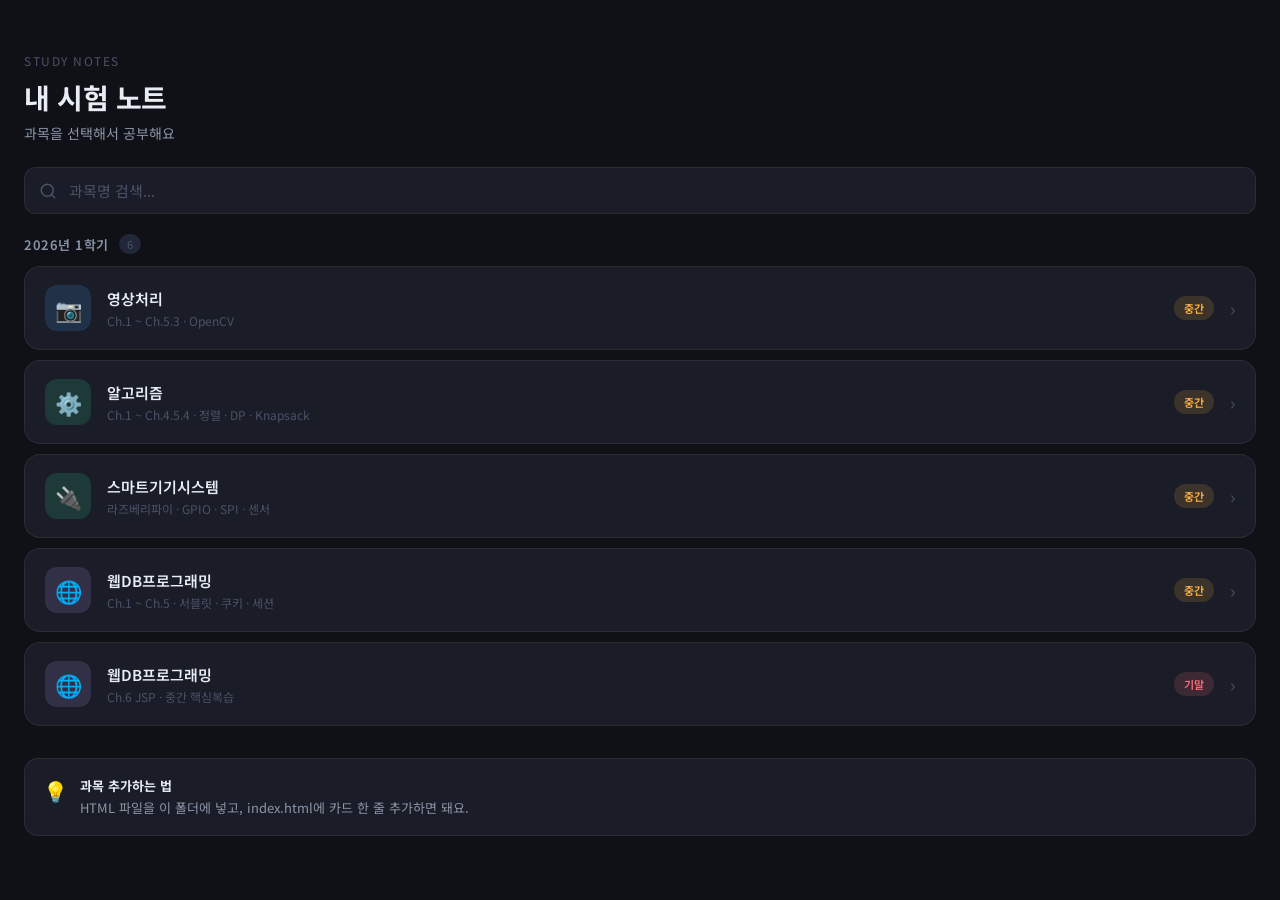
<file: index.html>
<!DOCTYPE html>
<html lang="ko">
<head>
<meta charset="UTF-8">
<meta name="viewport" content="width=device-width, initial-scale=1.0, maximum-scale=1.0">
<meta name="apple-mobile-web-app-capable" content="yes">
<meta name="mobile-web-app-capable" content="yes">
<title>내 시험 노트</title>
<style>
  @import url('https://fonts.googleapis.com/css2?family=Noto+Sans+KR:wght@300;400;500;700&display=swap');

  :root {
    --bg: #0f1117;
    --surface: #1a1d27;
    --surface2: #22263a;
    --border: rgba(255,255,255,0.07);
    --text: #e8edf5;
    --text2: #8b95a8;
    --text3: #4a5268;
  }

  * { box-sizing: border-box; margin: 0; padding: 0; -webkit-tap-highlight-color: transparent; }

  body {
    font-family: 'Noto Sans KR', sans-serif;
    background: var(--bg);
    color: var(--text);
    min-height: 100vh;
    padding-bottom: 40px;
  }

  /* 헤더 */
  .header {
    padding: 52px 24px 24px;
  }
  .header-label {
    font-size: 12px;
    color: var(--text3);
    letter-spacing: 1.5px;
    text-transform: uppercase;
    margin-bottom: 8px;
  }
  .header h1 {
    font-size: 28px;
    font-weight: 700;
    letter-spacing: -0.5px;
  }
  .header-sub {
    font-size: 14px;
    color: var(--text2);
    margin-top: 6px;
  }

  /* 검색 */
  .search-wrap {
    padding: 0 24px 20px;
  }
  .search {
    width: 100%;
    background: var(--surface);
    border: 1px solid var(--border);
    border-radius: 12px;
    padding: 12px 16px 12px 44px;
    font-family: 'Noto Sans KR', sans-serif;
    font-size: 15px;
    color: var(--text);
    outline: none;
    -webkit-appearance: none;
    background-image: url("data:image/svg+xml,%3Csvg xmlns='http://www.w3.org/2000/svg' width='18' height='18' viewBox='0 0 24 24' fill='none' stroke='%234a5268' stroke-width='2' stroke-linecap='round' stroke-linejoin='round'%3E%3Ccircle cx='11' cy='11' r='8'/%3E%3Cpath d='m21 21-4.35-4.35'/%3E%3C/svg%3E");
    background-repeat: no-repeat;
    background-position: 14px center;
  }
  .search::placeholder { color: var(--text3); }
  .search:focus { border-color: rgba(255,255,255,0.15); }

  /* 과목 섹션 */
  .section {
    padding: 0 24px;
    margin-bottom: 32px;
  }
  .section-header {
    display: flex;
    align-items: center;
    gap: 10px;
    margin-bottom: 12px;
  }
  .section-title {
    font-size: 13px;
    font-weight: 600;
    color: var(--text2);
    letter-spacing: 0.5px;
  }
  .section-count {
    font-size: 11px;
    color: var(--text3);
    background: var(--surface2);
    padding: 2px 8px;
    border-radius: 20px;
  }

  /* 카드 */
  .card {
    background: var(--surface);
    border: 1px solid var(--border);
    border-radius: 16px;
    padding: 18px 20px;
    margin-bottom: 10px;
    display: flex;
    align-items: center;
    gap: 16px;
    cursor: pointer;
    transition: all 0.15s;
    text-decoration: none;
    color: inherit;
    -webkit-user-select: none;
    user-select: none;
  }
  .card:active {
    transform: scale(0.98);
    background: var(--surface2);
  }

  /* 카드 아이콘 */
  .card-icon {
    width: 46px;
    height: 46px;
    border-radius: 12px;
    display: flex;
    align-items: center;
    justify-content: center;
    font-size: 22px;
    flex-shrink: 0;
  }

  /* 카드 텍스트 */
  .card-body { flex: 1; min-width: 0; }
  .card-title {
    font-size: 15px;
    font-weight: 600;
    color: var(--text);
    margin-bottom: 3px;
    white-space: nowrap;
    overflow: hidden;
    text-overflow: ellipsis;
  }
  .card-sub {
    font-size: 12px;
    color: var(--text3);
  }

  /* 배지 */
  .card-badge {
    font-size: 11px;
    font-weight: 600;
    padding: 4px 10px;
    border-radius: 20px;
    flex-shrink: 0;
  }
  .badge-mid { background: rgba(255,179,71,0.15); color: #ffb347; }
  .badge-final { background: rgba(255,107,122,0.15); color: #ff6b7a; }
  .badge-all { background: rgba(74,158,255,0.15); color: #4a9eff; }

  /* 화살표 */
  .card-arrow {
    color: var(--text3);
    font-size: 18px;
    flex-shrink: 0;
  }

  /* 색상 팔레트 */
  .c-blue { background: rgba(74,158,255,0.15); }
  .c-teal { background: rgba(48,217,160,0.15); }
  .c-purple { background: rgba(179,157,255,0.15); }
  .c-red { background: rgba(255,107,122,0.15); }
  .c-amber { background: rgba(255,179,71,0.15); }
  .c-green { background: rgba(125,218,88,0.15); }
  .c-pink { background: rgba(255,100,180,0.15); }

  /* 빈 상태 */
  .empty {
    text-align: center;
    padding: 60px 24px;
    color: var(--text3);
    font-size: 14px;
    display: none;
  }

  /* 하단 안내 */
  .footer {
    padding: 0 24px;
    margin-top: 8px;
  }
  .footer-card {
    background: var(--surface);
    border: 1px solid var(--border);
    border-radius: 14px;
    padding: 16px 18px;
    display: flex;
    align-items: flex-start;
    gap: 12px;
  }
  .footer-icon {
    font-size: 20px;
    flex-shrink: 0;
    margin-top: 1px;
  }
  .footer-text {
    font-size: 13px;
    color: var(--text2);
    line-height: 1.7;
  }
  .footer-text strong { color: var(--text); }
</style>
</head>
<body>

<div class="header">
  <div class="header-label">Study Notes</div>
  <h1>내 시험 노트</h1>
  <p class="header-sub">과목을 선택해서 공부해요</p>
</div>

<div class="search-wrap">
  <input class="search" type="text" placeholder="과목명 검색..." oninput="filterCards(this.value)">
</div>

<!-- 2026-1학기 -->
<div class="section" id="section-2026-1">
  <div class="section-header">
    <span class="section-title">2026년 1학기</span>
    <span class="section-count" id="count-2026-1">6</span>
  </div>

  <a class="card" href="cv_midterm.html" data-title="영상처리 중간고사">
    <div class="card-icon c-blue">📷</div>
    <div class="card-body">
      <div class="card-title">영상처리</div>
      <div class="card-sub">Ch.1 ~ Ch.5.3 · OpenCV</div>
    </div>
    <span class="card-badge badge-mid">중간</span>
    <span class="card-arrow">›</span>
  </a>

  <a class="card" href="algorithm_midterm.html" data-title="알고리즘 중간고사">
    <div class="card-icon c-teal">⚙️</div>
    <div class="card-body">
      <div class="card-title">알고리즘</div>
      <div class="card-sub">Ch.1 ~ Ch.4.5.4 · 정렬 · DP · Knapsack</div>
    </div>
    <span class="card-badge badge-mid">중간</span>
    <span class="card-arrow">›</span>
  </a>

  <a class="card" href="smart_midterm.html" data-title="스마트기기시스템 중간고사">
    <div class="card-icon c-teal">🔌</div>
    <div class="card-body">
      <div class="card-title">스마트기기시스템</div>
      <div class="card-sub">라즈베리파이 · GPIO · SPI · 센서</div>
    </div>
    <span class="card-badge badge-mid">중간</span>
    <span class="card-arrow">›</span>
  </a>

  <a class="card" href="webDB_midterm.html" data-title="웹DB프로그래밍 중간고사">
    <div class="card-icon c-purple">🌐</div>
    <div class="card-body">
      <div class="card-title">웹DB프로그래밍</div>
      <div class="card-sub">Ch.1 ~ Ch.5 · 서블릿 · 쿠키 · 세션</div>
    </div>
    <span class="card-badge badge-mid">중간</span>
    <span class="card-arrow">›</span>
  </a>

  <a class="card" href="webDB_final.html" data-title="웹DB프로그래밍 기말고사">
    <div class="card-icon c-purple">🌐</div>
    <div class="card-body">
      <div class="card-title">웹DB프로그래밍</div>
      <div class="card-sub">Ch.6 JSP · 중간 핵심복습</div>
    </div>
    <span class="card-badge badge-final">기말</span>
    <span class="card-arrow">›</span>
  </a>

  <!-- 여기에 과목 추가 예시 (주석 처리됨) -->
  <!--
  <a class="card" href="자료구조_시험대비.html" data-title="자료구조 중간고사">
    <div class="card-icon c-teal">🌲</div>
    <div class="card-body">
      <div class="card-title">자료구조</div>
      <div class="card-sub">스택, 큐, 트리, 그래프</div>
    </div>
    <span class="card-badge badge-mid">중간</span>
    <span class="card-arrow">›</span>
  </a>
  -->

</div>

<div class="empty" id="empty-state">검색 결과가 없어요 😢</div>

<div class="footer">
  <div class="footer-card">
    <div class="footer-icon">💡</div>
    <div class="footer-text">
      <strong>과목 추가하는 법</strong><br>
      HTML 파일을 이 폴더에 넣고, index.html에 카드 한 줄 추가하면 돼요.
    </div>
  </div>
</div>

<script>
function filterCards(query) {
  const q = query.trim().toLowerCase();
  const cards = document.querySelectorAll('.card');
  let visible = 0;

  cards.forEach(card => {
    const title = card.dataset.title.toLowerCase();
    const text = card.innerText.toLowerCase();
    const match = !q || title.includes(q) || text.includes(q);
    card.style.display = match ? 'flex' : 'none';
    if (match) visible++;
  });

  document.getElementById('empty-state').style.display = visible === 0 ? 'block' : 'none';
}
</script>

</body>
</html>
</file>
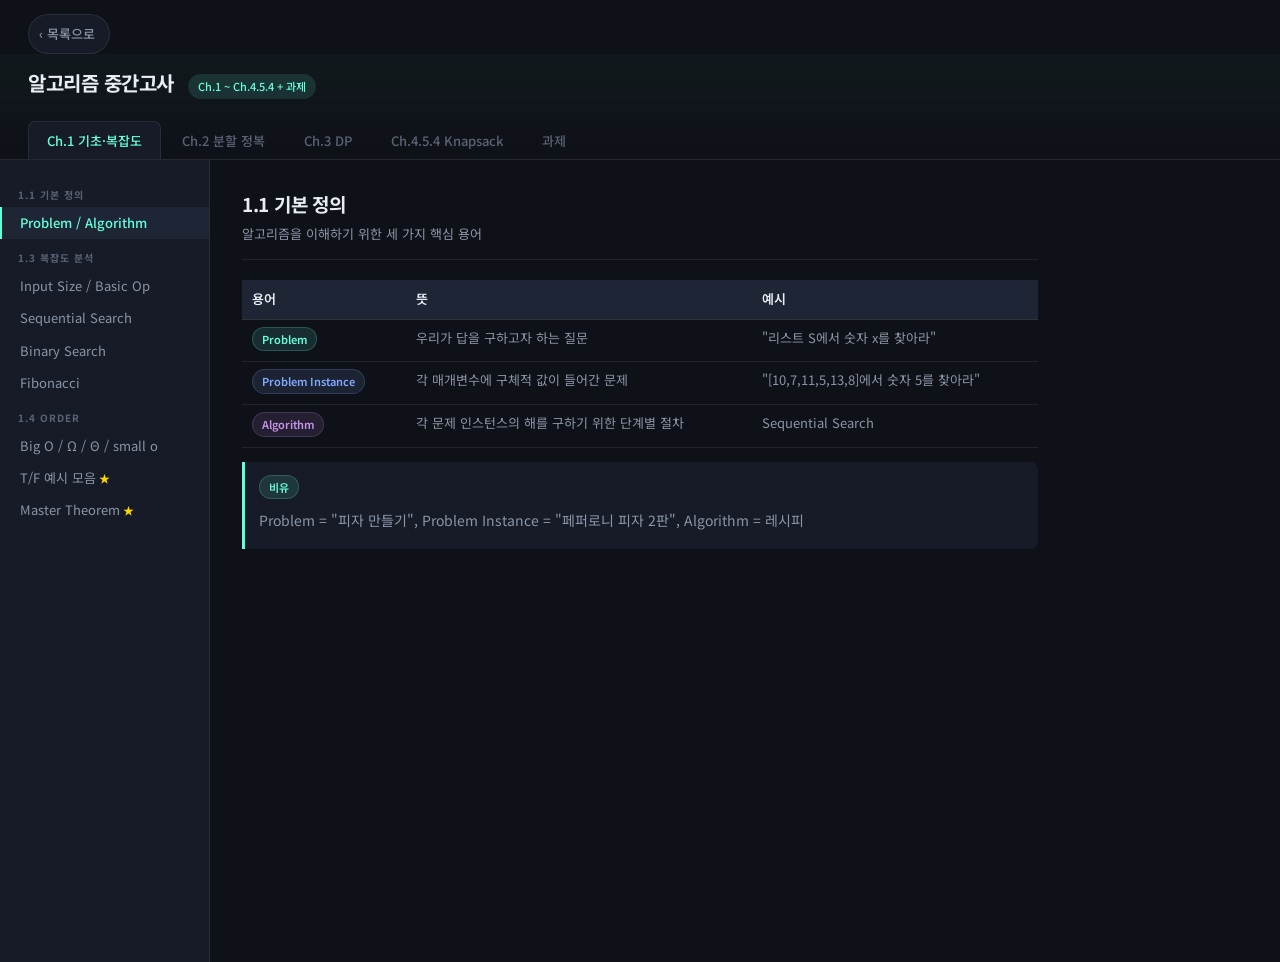
<file: algorithm_midterm.html>
<!DOCTYPE html>
<html lang="ko">
<head>
<meta charset="UTF-8">
<meta name="viewport" content="width=device-width, initial-scale=1.0">
<title>알고리즘 시험 정리본</title>
<link rel="stylesheet" href="shared.css">
<style>
:root {
  --a1:#64ffda;--a1d:rgba(100,255,218,0.12);
  --a2:#82aaff;--a2d:rgba(130,170,255,0.12);
  --a3:#c792ea;--a3d:rgba(199,146,234,0.12);
  --a4:#ffcb6b;--a4d:rgba(255,203,107,0.12);
  --ah:#ff6b9d;--ahd:rgba(255,107,157,0.12);
}
.header{background:linear-gradient(180deg,rgba(100,255,218,0.03) 0%,transparent 100%)}
.header-badge{background:var(--a1d);color:var(--a1);border-color:rgba(100,255,218,0.25)}
.ch-tab.on[data-ch="1"]{color:var(--a1)}
.ch-tab.on[data-ch="2"]{color:var(--a2)}
.ch-tab.on[data-ch="3"]{color:var(--a3)}
.ch-tab.on[data-ch="4"]{color:var(--a4)}
.ch-tab.on[data-ch="hw"]{color:var(--ah)}
.ch1 .sub-tab.on{border-left-color:var(--a1);color:var(--a1)}
.ch2 .sub-tab.on{border-left-color:var(--a2);color:var(--a2)}
.ch3 .sub-tab.on{border-left-color:var(--a3);color:var(--a3)}
.ch4 .sub-tab.on{border-left-color:var(--a4);color:var(--a4)}
.chHw .sub-tab.on{border-left-color:var(--ah);color:var(--ah)}
/* 왼쪽 테두리 카드 색상 */
.cl-1{border-left-color:var(--a1)} .cl-2{border-left-color:var(--a2)}
.cl-3{border-left-color:var(--a3)} .cl-4{border-left-color:var(--a4)}
.cl-h{border-left-color:var(--ah)}
/* 알림 박스 */
.tip{background:var(--a3d);border-color:rgba(199,146,234,0.2);color:var(--a3)}
.warn{background:var(--ahd);border-color:rgba(255,107,157,0.2);color:var(--ah)}
.ok{background:var(--a1d);border-color:rgba(100,255,218,0.2);color:var(--a1)}
.info{background:var(--a2d);border-color:rgba(130,170,255,0.2);color:var(--a2)}
/* 수식 */
.formula{border-color:var(--a3);color:var(--a3)}
/* 코드 강조 */
.blank{color:var(--ah)}
.basic-op{color:var(--a1)}
/* 배지 */
.b-1{background:var(--a1d);color:var(--a1);border-color:rgba(100,255,218,0.2)}
.b-2{background:var(--a2d);color:var(--a2);border-color:rgba(130,170,255,0.2)}
.b-3{background:var(--a3d);color:var(--a3);border-color:rgba(199,146,234,0.2)}
.b-4{background:var(--a4d);color:var(--a4);border-color:rgba(255,203,107,0.2)}
.b-h{background:var(--ahd);color:var(--ah);border-color:rgba(255,107,157,0.2)}
.b-gray{background:rgba(255,255,255,0.06);color:var(--tx2);border-color:var(--bor)}
</style>
</head>
<body>

<a class="back-btn" href="index.html">&#8249; 목록으로</a>

<div class="header">
  <div class="header-top">
    <h1>알고리즘 중간고사</h1>
    <span class="header-badge">Ch.1 ~ Ch.4.5.4 + 과제</span>
  </div>
  <div class="ch-tabs">
    <button class="ch-tab on" data-ch="1" onclick="showCh(1)">Ch.1 기초·복잡도</button>
    <button class="ch-tab" data-ch="2" onclick="showCh(2)">Ch.2 분할 정복</button>
    <button class="ch-tab" data-ch="3" onclick="showCh(3)">Ch.3 DP</button>
    <button class="ch-tab" data-ch="4" onclick="showCh(4)">Ch.4.5.4 Knapsack</button>
    <button class="ch-tab" data-ch="hw" onclick="showCh('hw')">과제</button>
  </div>
</div>

<div class="main">
<nav class="sidebar ch1" id="sidebar">

<!-- Ch.1 메뉴 -->
<div id="menu-1">
  <div class="sidebar-label">1.1 기본 정의</div>
  <button class="sub-tab on" onclick="showSub(1,'def')">Problem / Algorithm</button>
  <div class="sidebar-label">1.3 복잡도 분석</div>
  <button class="sub-tab" onclick="showSub(1,'complexity')">Input Size / Basic Op</button>
  <button class="sub-tab" onclick="showSub(1,'seqsearch')">Sequential Search</button>
  <button class="sub-tab" onclick="showSub(1,'binsearch')">Binary Search</button>
  <button class="sub-tab" onclick="showSub(1,'fib')">Fibonacci</button>
  <div class="sidebar-label">1.4 Order</div>
  <button class="sub-tab" onclick="showSub(1,'order')">Big O / Ω / Θ / small o</button>
  <button class="sub-tab" onclick="showSub(1,'examples')">T/F 예시 모음<span class="star">★</span></button>
  <button class="sub-tab" onclick="showSub(1,'master')">Master Theorem<span class="star">★</span></button>
</div>

<!-- Ch.2 메뉴 -->
<div id="menu-2" style="display:none">
  <div class="sidebar-label">개념</div>
  <button class="sub-tab on" onclick="showSub(2,'dnc')">Divide and Conquer</button>
  <div class="sidebar-label">2.1 Binary Search</div>
  <button class="sub-tab" onclick="showSub(2,'binsearch2')">재귀 버전</button>
  <div class="sidebar-label">2.2 Merge Sort</div>
  <button class="sub-tab" onclick="showSub(2,'mergesort')">mergeSort 코드<span class="star">★</span></button>
  <button class="sub-tab" onclick="showSub(2,'merge')">merge 코드<span class="star">★</span></button>
  <button class="sub-tab" onclick="showSub(2,'mergecomp')">시간복잡도</button>
  <div class="sidebar-label">2.4 Quick Sort</div>
  <button class="sub-tab" onclick="showSub(2,'quicksort')">quickSort 코드<span class="star">★</span></button>
  <button class="sub-tab" onclick="showSub(2,'partition')">partition 코드<span class="star">★</span></button>
  <button class="sub-tab" onclick="showSub(2,'partexample')">partition 실행 예시<span class="star">★</span></button>
  <button class="sub-tab" onclick="showSub(2,'quickcomp')">시간복잡도</button>
  <div class="sidebar-label">2.7 임계값</div>
  <button class="sub-tab" onclick="showSub(2,'threshold')">Threshold</button>
</div>

<!-- Ch.3 메뉴 -->
<div id="menu-3" style="display:none">
  <div class="sidebar-label">개념</div>
  <button class="sub-tab on" onclick="showSub(3,'dp')">DP란?</button>
  <div class="sidebar-label">3.1 Binomial</div>
  <button class="sub-tab" onclick="showSub(3,'binom')">이항계수</button>
  <div class="sidebar-label">3.2 Floyd</div>
  <button class="sub-tab" onclick="showSub(3,'floyd')">최단 경로<span class="star">★</span></button>
  <div class="sidebar-label">3.4 Optimal BST</div>
  <button class="sub-tab" onclick="showSub(3,'obst')">최적 이진탐색트리<span class="star">★</span></button>
  <button class="sub-tab" onclick="showSub(3,'obstex')">A값 계산 예시<span class="star">★</span></button>
  <div class="sidebar-label">3.6 TSP</div>
  <button class="sub-tab" onclick="showSub(3,'tsp')">외판원 문제</button>
</div>

<!-- Ch.4 메뉴 -->
<div id="menu-4" style="display:none">
  <div class="sidebar-label">4.5.4 Knapsack</div>
  <button class="sub-tab on" onclick="showSub(4,'knap')">문제 정의</button>
  <button class="sub-tab" onclick="showSub(4,'knapform')">점화식<span class="star">★</span></button>
  <button class="sub-tab" onclick="showSub(4,'knapex')">테이블 예시<span class="star">★</span></button>
  <button class="sub-tab" onclick="showSub(4,'knapcomp')">시간복잡도</button>
</div>

<!-- 과제 메뉴 -->
<div id="menu-hw" style="display:none">
  <div class="sidebar-label">문제 1: Three-way</div>
  <button class="sub-tab on" onclick="showSub('hw','hw1q')">문제 해석</button>
  <button class="sub-tab" onclick="showSub('hw','hw1code')">수도코드</button>
  <button class="sub-tab" onclick="showSub('hw','hw1comp')">시간복잡도</button>
  <div class="sidebar-label">문제 2: 동전 거스름돈</div>
  <button class="sub-tab" onclick="showSub('hw','hw2q')">문제 해석</button>
  <button class="sub-tab" onclick="showSub('hw','hw2idea')">아이디어</button>
  <button class="sub-tab" onclick="showSub('hw','hw2code')">수도코드</button>
  <button class="sub-tab" onclick="showSub('hw','hw2comp')">시간복잡도</button>
</div>

</nav>

<main class="content">

<!-- ══════════════ Ch.1 ══════════════ -->
<div class="ch-page on" id="ch-1">

<div class="sub-page on" id="sub-1-def">
  <div class="page-title">1.1 기본 정의</div>
  <div class="page-sub">알고리즘을 이해하기 위한 세 가지 핵심 용어</div>
  <table>
    <tr><th>용어</th><th>뜻</th><th>예시</th></tr>
    <tr><td><span class="badge b-1">Problem</span></td><td>우리가 답을 구하고자 하는 질문</td><td>"리스트 S에서 숫자 x를 찾아라"</td></tr>
    <tr><td><span class="badge b-2">Problem Instance</span></td><td>각 매개변수에 구체적 값이 들어간 문제</td><td>"[10,7,11,5,13,8]에서 숫자 5를 찾아라"</td></tr>
    <tr><td><span class="badge b-3">Algorithm</span></td><td>각 문제 인스턴스의 해를 구하기 위한 단계별 절차</td><td>Sequential Search</td></tr>
  </table>
  <div class="cl cl-1" style="margin-top:14px">
    <span class="badge b-1">비유</span>
    <p style="margin-top:6px">Problem = "피자 만들기", Problem Instance = "페퍼로니 피자 2판", Algorithm = 레시피</p>
  </div>
</div>

<div class="sub-page" id="sub-1-complexity">
  <div class="page-title">1.3 복잡도 분석의 두 매개변수</div>
  <div class="page-sub">시간복잡도를 구하려면 이 두 가지를 먼저 정해야 해요</div>
  <h3>📏 Input Size (입력 크기)</h3>
  <table>
    <tr><th>문제 종류</th><th>Input Size</th></tr>
    <tr><td>배열 정렬/탐색</td><td>n (배열 크기)</td></tr>
    <tr><td>피보나치</td><td>n (단일 숫자)</td></tr>
    <tr><td>그래프 문제</td><td>정점 수 + 간선 수</td></tr>
  </table>
  <h3>⚙️ Basic Operation (기본 연산)</h3>
  <div class="cl cl-2">
    <span class="badge b-2">정의</span>
    <p style="margin-top:6px">"수행 횟수가 전체 작업량에 비례하는 핵심 연산"<br>→ 이걸 몇 번 했는지 세면 = 시간복잡도!</p>
  </div>
  <ul><li>탐색/정렬 → <strong>비교 연산</strong></li><li>행렬 곱셈 → <strong>곱셈 연산</strong></li></ul>
  <h3>🕐 시간복잡도 종류</h3>
  <table>
    <tr><th>종류</th><th>설명</th><th>Sequential Search 예</th></tr>
    <tr><td><span class="badge b-1">Every Case</span></td><td>항상 같은 횟수</td><td>n개 합산 → 항상 n번</td></tr>
    <tr><td><span class="badge b-4">Best B(n)</span></td><td>최솟값</td><td>첫 번째에 발견 → 1번</td></tr>
    <tr><td><span class="badge b-h">Worst W(n)</span></td><td>최댓값 (보장의 의미)</td><td>마지막에 있거나 없음 → n번</td></tr>
    <tr><td><span class="badge b-2">Average A(n)</span></td><td>평균값</td><td>확률 p 적용</td></tr>
  </table>
  <div class="ok">Sequential Search Average: A(n) = n(1 - p/2) + p/2 &nbsp;(p = x가 배열에 있을 확률)</div>
</div>

<div class="sub-page" id="sub-1-seqsearch">
  <div class="page-title">Sequential Search (순차 탐색)</div>
  <div class="page-sub">앞에서부터 하나씩 찾는 가장 단순한 탐색</div>
  <div class="cl cl-1"><span class="badge b-1">비유</span><p style="margin-top:6px">책장에서 책 찾기. 왼쪽부터 한 권씩 확인하다가 찾으면 멈춤.</p></div>
  <div class="ct">SeqSearch 수도코드</div>
  <div class="code">SeqSearch(int n, keyType[] S, keyType x) {
    index location = 1;              <span class="cm">// 탐색 시작 위치 = 첫 번째 칸</span>
    while (location &lt;= n            <span class="cm">// 배열 끝을 넘지 않았고</span>
        &amp;&amp; <span class="blank">S[location] != x</span>)       <span class="cm">// ← 빈칸! 아직 못 찾은 동안 계속</span>
        location++;                  <span class="cm">// 다음 칸으로 이동</span>
    if (location &gt; n)               <span class="cm">// 끝까지 갔는데도 없었다면</span>
        <span class="blank">location = 0</span>;              <span class="cm">// ← 빈칸! 0으로 "없음" 표시</span>
    return location;                 <span class="cm">// 찾은 위치 반환 (없으면 0)</span>
}</div>
  <p><span class="badge b-1">Basic Operation</span>: S[location]과 x의 비교</p>
  <table style="margin-top:10px">
    <tr><th>Case</th><th>공식</th><th>상황</th></tr>
    <tr><td>Best</td><td>1</td><td>첫 번째에 바로 발견</td></tr>
    <tr><td>Worst</td><td>n</td><td>마지막에 있거나 없음</td></tr>
    <tr><td>Average</td><td>n(1-p/2) + p/2</td><td>확률 p 고려</td></tr>
  </table>
  <h4>실행 예시 — S=[10, 7, 11, 5, 13], x=11</h4>
  <div class="card">
    <p>① location=1, S[1]=10 ≠ 11 → location++</p>
    <p>② location=2, S[2]=7 ≠ 11 → location++</p>
    <p>③ location=3, <strong>S[3]=11 = 11</strong> → while 종료, return 3 ✓</p>
  </div>
</div>

<div class="sub-page" id="sub-1-binsearch">
  <div class="page-title">Binary Search — 반복문 버전 (Ch.1)</div>
  <div class="page-sub">정렬된 배열에서 절반씩 줄여가며 탐색</div>
  <div class="cl cl-2"><span class="badge b-2">비유</span><p style="margin-top:6px">전화번호부에서 'ㅎ' 찾기. 중간 펼치고 → 앞인지 뒤인지 결정 → 절반씩 버리기. <strong>반드시 정렬된 배열 필요!</strong></p></div>
  <div class="ct">BinSearch 수도코드</div>
  <div class="code">BinSearch(int n, keyType[] S, keyType x) {
    index location, low, high, mid;
    low = 1;  high = n;  location = 0; <span class="cm">// 탐색 범위 초기화, 0=아직 못 찾음</span>
    while (low &lt;= high                 <span class="cm">// 탐색 범위가 아직 남아있고</span>
        &amp;&amp; location == 0) {             <span class="cm">// 아직 못 찾은 동안 반복</span>
        mid = floor((low + high) / 2); <span class="cm">// 현재 범위의 정중앙 인덱스 계산</span>
        if (x == S[mid])
            <span class="blank">location = mid</span>;            <span class="cm">// ← 빈칸! 찾았다! 위치 저장</span>
        else if (x &lt; S[mid])
            high = mid - 1;            <span class="cm">// x가 중간보다 작음 → 왼쪽 절반만</span>
        else
            <span class="blank">low = mid + 1</span>;            <span class="cm">// ← 빈칸! x가 중간보다 큼 → 오른쪽 절반만</span>
    }
    return location;                   <span class="cm">// 찾은 위치 반환 (못 찾으면 0)</span>
}</div>
  <p><span class="badge b-1">Basic Operation</span>: x와 S[mid] 비교</p>
  <div class="formula">W(n) = ⌊lg n⌋ + 1 ≈ Θ(lg n)</div>
  <p style="font-size:12px; color:var(--tx3)">n이 10억(2³⁰)이어도 31번만 비교! Sequential Search의 10억 번과 비교.</p>
</div>

<div class="sub-page" id="sub-1-fib">
  <div class="page-title">Fibonacci (재귀 vs 반복)</div>
  <div class="page-sub">같은 문제를 두 가지 방식으로 풀면 효율이 완전히 달라져요</div>
  <div class="g2">
    <div>
      <h4>❌ 재귀 버전 (비효율)</h4>
      <div class="ct">Fib 재귀</div>
      <div class="code">Fib(int n) {
    if (n &lt;= 1)  return n;          <span class="cm">// 기저: n=0이면 0, n=1이면 1</span>
    else
        return Fib(n-1) + <span class="blank">Fib(n-2)</span>; <span class="cm">// ← 빈칸! 앞 두 수의 합</span>
}</div>
      <p><span class="badge b-h">T(n) ≥ 2^(n/2)</span> 지수적 증가</p>
      <p style="font-size:12px; color:var(--tx3)">같은 계산을 수없이 반복해서 비효율적</p>
    </div>
    <div>
      <h4>✅ 반복 버전 (효율)</h4>
      <div class="ct">Fib2 반복</div>
      <div class="code">Fib2(int n) {
    f[0] = 0;                          <span class="cm">// 기저: 0번째 피보나치 = 0</span>
    if (n &gt; 0) {
        f[1] = 1;                      <span class="cm">// 기저: 1번째 피보나치 = 1</span>
        for (i=2; i&lt;=n; i++)          <span class="cm">// 2번째부터 n번째까지 순서대로</span>
            f[i] = <span class="blank">f[i-1] + f[i-2]</span>; <span class="cm">// ← 빈칸! 앞 두 수 합산해서 저장</span>
    }
    return f[n];                       <span class="cm">// n번째 피보나치 수 반환</span>
}</div>
      <p><span class="badge b-1">T(n) = n+1</span> 선형 시간</p>
    </div>
  </div>
</div>

<div class="sub-page" id="sub-1-order">
  <div class="page-title">1.4 Order — 점근 표기법</div>
  <div class="page-sub">n이 충분히 커지면 최고차항이 전체를 지배해요</div>
  <div class="cl cl-2"><span class="badge b-2">핵심</span><p style="margin-top:6px">0.1n² + n + 100 → n이 커지면 결국 <strong>Θ(n²)</strong>처럼 행동. 나머지 항은 무시!</p></div>
  <table>
    <tr><th>표기</th><th>조건</th><th>의미</th></tr>
    <tr><td><span class="badge b-1">Big O</span></td><td>∃c&gt;0, ∃N≥0 s.t. g(n) ≤ c×f(n), ∀n≥N</td><td><strong>상한선</strong></td></tr>
    <tr><td><span class="badge b-4">Omega Ω</span></td><td>∃c&gt;0, ∃N≥0 s.t. g(n) ≥ c×f(n), ∀n≥N</td><td><strong>하한선</strong></td></tr>
    <tr><td><span class="badge b-3">Theta Θ</span></td><td>O(f(n)) ∩ Ω(f(n))</td><td><strong>정확한 경계</strong></td></tr>
    <tr><td><span class="badge b-h">small o</span></td><td>∀c&gt;0, ∃N≥0 s.t. g(n) ≤ c×f(n), ∀n≥N</td><td><strong>엄격한 상한 (모든 c에 대해)</strong></td></tr>
  </table>
  <div class="g2">
    <div class="cl cl-1"><span class="badge b-1">Big O: ∃c 하나면 됨</span><p style="margin-top:6px">n²+10n ∈ O(n²) → c=2, N=10 하나만 찾으면 OK</p></div>
    <div class="cl cl-h"><span class="badge b-h">small o: 모든 c에 대해</span><p style="margin-top:6px">n ∈ o(n²) → 어떤 c를 잡아도 결국 n ≤ cn² 성립</p></div>
  </div>
  <h3>복잡도 순서</h3>
  <div class="formula">1 &lt; lg n &lt; n &lt; n lg n &lt; n² &lt; n³ &lt; 2ⁿ &lt; n!</div>
  <div class="ok">small o 순서 나열 문제에서 그대로 활용!</div>
  <h3>Order의 주요 성질</h3>
  <ul>
    <li>g(n) ∈ O(f(n)) ↔ f(n) ∈ Ω(g(n))</li>
    <li>g(n) ∈ Θ(f(n)) ↔ f(n) ∈ Θ(g(n))</li>
    <li>로그 밑이 달라도 Θ는 같음: log_a(n) ∈ Θ(log_b(n))</li>
    <li>b&gt;a&gt;0 이면 aⁿ ∈ o(bⁿ)</li>
    <li>n!은 어떤 지수함수보다도 빠르게 증가: aⁿ ∈ o(n!)</li>
  </ul>
</div>

<div class="sub-page" id="sub-1-examples">
  <div class="page-title">T/F 예시 모음 <span class="exam-badge">★</span></div>
  <div class="page-sub">시험 빈출! 보기 보고 Yes/No 판단하는 문제</div>
  <table>
    <tr><th>문제</th><th>답</th><th>이유</th></tr>
    <tr><td>n²+10n ∈ O(n²)</td><td><span class="badge b-1">Yes</span></td><td>c=2, N=10 존재</td></tr>
    <tr><td>5n² ∈ O(n²)</td><td><span class="badge b-1">Yes</span></td><td>c=5, N=0 존재</td></tr>
    <tr><td>n ∈ O(n²)</td><td><span class="badge b-1">Yes</span></td><td>c=1, N=1 존재</td></tr>
    <tr><td>n² ∈ O(n²+10n)</td><td><span class="badge b-1">Yes</span></td><td>c=1, N=0 존재</td></tr>
    <tr><td>n³ ∈ O(n²)</td><td><span class="badge b-h">No</span></td><td>n³≤cn² → n≤c 불가 (모순)</td></tr>
    <tr><td>n²+10n ∈ Ω(n²)</td><td><span class="badge b-1">Yes</span></td><td>c=1, N=0 존재</td></tr>
    <tr><td>n³ ∈ Ω(n²)</td><td><span class="badge b-1">Yes</span></td><td>c=1, N=1 존재</td></tr>
    <tr><td>n ∈ Ω(n²)</td><td><span class="badge b-h">No</span></td><td>n≥cn² → 1/c≥n 불가 (모순)</td></tr>
    <tr><td>n²+10n ∈ Θ(n²)</td><td><span class="badge b-1">Yes</span></td><td>O이면서 Ω이므로</td></tr>
    <tr><td>n ∈ Θ(n²)</td><td><span class="badge b-h">No</span></td><td>Ω(n²) 불성립</td></tr>
    <tr><td>n ∈ o(n²)</td><td><span class="badge b-1">Yes</span></td><td>∀c, N=⌈1/c⌉ 존재</td></tr>
    <tr><td>n³ ∈ o(n²)</td><td><span class="badge b-h">No</span></td><td>n³≤cn² → n≤c 불가</td></tr>
    <tr><td>n ∈ o(5n)</td><td><span class="badge b-h">No</span></td><td>같은 성장률 → small o 불성립</td></tr>
  </table>
</div>

<div class="sub-page" id="sub-1-master">
  <div class="page-title">Master Theorem <span class="exam-badge">★</span></div>
  <div class="page-sub">T(n) = aT(n/b) + f(n) 형태의 점화식을 빠르게 풀어요</div>
  <table>
    <tr><th>Case</th><th>조건</th><th>결론</th></tr>
    <tr><td>Case 1</td><td>f(n) ∈ O(n^(log_b a − ε))</td><td>T(n) = Θ(n^(log_b a))</td></tr>
    <tr><td>Case 2</td><td>f(n) ∈ Θ(n^(log_b a))</td><td>T(n) = Θ(n^(log_b a) · lg n)</td></tr>
    <tr><td>Case 3</td><td>f(n) ∈ Ω(n^(log_b a + ε))</td><td>T(n) = Θ(f(n))</td></tr>
  </table>
  <h4>시험 예시</h4>
  <div class="card"><p><strong>T(n) = 4T(n/2) + 5n</strong><br>a=4, b=2, log₂4=2, f(n)=5n=O(n^(2-1)) → Case 1 → <strong>Θ(n²)</strong></p></div>
  <div class="card"><p><strong>T(n) = 2T(n/2) + n</strong> (MergeSort)<br>a=2, b=2, log₂2=1, f(n)=n=Θ(n¹) → Case 2 → <strong>Θ(n lg n)</strong></p></div>
  <div class="card"><p><strong>T(n) = 3T(n/3) + n</strong> (Three-way MergeSort)<br>a=3, b=3, log₃3=1, f(n)=n=Θ(n¹) → Case 2 → <strong>Θ(n lg n)</strong></p></div>
</div>

</div><!-- end ch-1 -->

<!-- ══════════════ Ch.2 ══════════════ -->
<div class="ch-page" id="ch-2">

<div class="sub-page on" id="sub-2-dnc">
  <div class="page-title">Divide and Conquer 개념</div>
  <div class="page-sub">Ch.2의 핵심 알고리즘 설계 기법</div>
  <div class="cl cl-2"><span class="badge b-2">비유</span><p style="margin-top:6px">문제가 너무 크면 → 작게 쪼개고 → 각각 풀고 → 결합!</p></div>
  <table>
    <tr><th>단계</th><th>설명</th></tr>
    <tr><td><span class="badge b-1">Step 1: Divide</span></td><td>더 작은 인스턴스로 나누기</td></tr>
    <tr><td><span class="badge b-4">Step 2: Conquer</span></td><td>작으면 직접 해결, 아니면 재귀</td></tr>
    <tr><td><span class="badge b-h">Step 3: Combine</span></td><td>(필요한 경우) 작은 해들을 합쳐 전체 해 도출</td></tr>
  </table>
  <div class="warn"><strong>D&amp;C 쓰면 안 되는 경우 (2.8)</strong><br>
  Case 1: 크기 n이 각각 거의 크기 n인 2개 이상으로 분할 → 문제 크기 감소 없음<br>
  Case 2: 크기 n이 거의 n개의 크기 n/c 인스턴스로 분할 → 부분 문제 수가 너무 많음</div>
</div>

<div class="sub-page" id="sub-2-binsearch2">
  <div class="page-title">2.1 Binary Search — 재귀 버전</div>
  <div class="page-sub">Ch.1 반복문 버전과 같은 알고리즘, D&C 방식으로 재구현</div>
  <div class="ct">location(index low, index high) — 초기 호출: location(1, n)</div>
  <div class="code">location(index low, index high) {
    index mid;
    if (low &gt; high)  return 0;                     <span class="cm">// 범위가 역전됨 = 없는 것 → 0 반환</span>
    else {
        mid = floor((low + high) / 2);             <span class="cm">// 현재 범위 정중앙</span>
        if (x == S[mid])       return mid;         <span class="cm">// 중앙이 정답! 위치 반환</span>
        else if (x &lt; S[mid])  return location(low, mid-1);   <span class="cm">// 왼쪽 절반으로 재귀</span>
        else                   return location(mid+1, high);  <span class="cm">// 오른쪽 절반으로 재귀</span>
    }
}</div>
  <p><span class="badge b-1">Basic Operation</span>: x와 S[mid] 비교</p>
  <div class="formula">W(n) = 1 + lg n &nbsp; (n = 2ᵏ 가정) &nbsp;|&nbsp; 점화식: W(n) = W(n/2) + 1, W(1) = 1</div>
</div>

<div class="sub-page" id="sub-2-mergesort">
  <div class="page-title">2.2 MergeSort — mergeSort 코드 <span class="exam-badge">★</span></div>
  <div class="page-sub">배열을 절반씩 나눠서 각각 정렬 후 합치기</div>
  <div class="cl cl-2"><span class="badge b-2">비유</span><p style="margin-top:6px">카드 더미를 절반씩 나눠서 각각 정렬한 뒤, 두 더미를 크기 순으로 합치기.</p></div>
  <div class="ct">mergeSort</div>
  <div class="code">mergeSort(int n, keytype[] S) {
    if (n &gt; 1) {                          <span class="cm">// 원소가 2개 이상일 때만 정렬 필요</span>
        const int h = floor(n/2), m = n - h; <span class="cm">// h=왼쪽 크기, m=오른쪽 크기</span>
        keytype[] U = new keytype[1..h],   <span class="cm">// 왼쪽 절반 담을 임시 배열</span>
                  V = new keytype[1..m];   <span class="cm">// 오른쪽 절반 담을 임시 배열</span>
        copy S[1:h]     to U[1:h];        <span class="cm">// 왼쪽 절반 U에 복사</span>
        copy <span class="blank">S[h+1:n]</span>  to V[1:m];     <span class="cm">// ← 빈칸! 오른쪽 절반 V에 복사</span>
        mergeSort(h, U);                  <span class="cm">// 왼쪽 절반 재귀 정렬</span>
        mergeSort(<span class="blank">m, V</span>);              <span class="cm">// ← 빈칸! 오른쪽 절반 재귀 정렬</span>
        merge(h, m, U, V, S);            <span class="cm">// 정렬된 두 배열을 S에 합치기</span>
    }
}</div>
</div>

<div class="sub-page" id="sub-2-merge">
  <div class="page-title">2.2 MergeSort — merge 코드 <span class="exam-badge">★</span></div>
  <div class="page-sub">정렬된 두 배열을 하나로 합치는 핵심 함수</div>
  <div class="ct">merge</div>
  <div class="code">merge(int h, int m, keytype[] U, keytype[] V, keytype[] S) {
    index i=1, j=1, k=1;
    while (i &lt;= h &amp;&amp; j &lt;= m) {           <span class="cm">// U와 V 둘 다 남아있는 동안</span>
        if (U[i] &lt; V[j]) { S[k] = U[i]; i++; }  <span class="cm">// U가 더 작으면 U에서 꺼냄</span>
        else              { S[k] = V[j]; j++; }  <span class="cm">// V가 더 작거나 같으면 V에서 꺼냄</span>
        k++;                                      <span class="cm">// S의 다음 칸으로</span>
    }
    if (i &gt; h)  copy V[j:m] to S[k:h+m];       <span class="cm">// U 먼저 소진 → V 나머지 그대로 복사</span>
    else        copy <span class="blank">U[i:h]</span> to S[k:h+m];   <span class="cm">// ← 빈칸! V 먼저 소진 → U 나머지 복사</span>
}</div>
  <p><span class="badge b-1">Basic Operation</span>: U[i]와 V[j] 비교</p>
  <table>
    <tr><th>Case</th><th>공식</th></tr>
    <tr><td>Best B(h,m)</td><td>min(h,m)</td></tr>
    <tr><td>Worst W(h,m)</td><td>h+m-1</td></tr>
  </table>
</div>

<div class="sub-page" id="sub-2-mergecomp">
  <div class="page-title">2.2 MergeSort — 시간복잡도</div>
  <div class="page-sub">전체 MergeSort의 Worst Case 분석</div>
  <div class="formula">W(n) = 2W(n/2) + n − 1 &nbsp; → &nbsp; W(n) = n lg n − (n−1) ∈ Θ(n lg n)</div>
  <h4>실행 예시 — [27, 10, 12, 20, 25, 13]</h4>
  <div class="card">
    <p>① Divide: [27,10,12] | [20,25,13]</p>
    <p>② 각각 재귀 정렬 → [10,12,27] | [13,20,25]</p>
    <p>③ merge 결과: <strong>[10, 12, 13, 20, 25, 27]</strong></p>
  </div>
</div>

<div class="sub-page" id="sub-2-quicksort">
  <div class="page-title">2.4 QuickSort — quickSort 코드 <span class="exam-badge">★</span></div>
  <div class="page-sub">pivot을 기준으로 작은 것은 왼쪽, 큰 것은 오른쪽. combine 불필요!</div>
  <div class="ct">quickSort</div>
  <div class="code">quickSort(index low, index high) {
    index pivotPoint;
    if (high &gt; low) {                         <span class="cm">// 원소가 2개 이상일 때만</span>
        pivotPoint = partition(low, high);     <span class="cm">// pivot 위치 결정 + 분할</span>
        quickSort(low, pivotPoint - 1);        <span class="cm">// pivot 왼쪽 재귀 정렬</span>
        quickSort(<span class="blank">pivotPoint + 1, high</span>);   <span class="cm">// ← 빈칸! pivot 오른쪽 재귀 정렬</span>
    }
    <span class="cm">// pivot은 이미 제자리! combine 불필요</span>
}</div>
</div>

<div class="sub-page" id="sub-2-partition">
  <div class="page-title">2.4 QuickSort — partition 코드 (In-Place) <span class="exam-badge">★</span></div>
  <div class="page-sub">수도코드 보고 In-Place인지 Local Array인지 구분해야 해요!</div>
  <div class="warn"><strong>구분법</strong><br>
  In-Place: S 배열 자체에서 swap, j는 low에서 시작해서 ++<br>
  Local Array: 별도 배열 L 사용</div>
  <div class="ct">partition (In-Place)</div>
  <div class="code">partition(index low, index high) {
    index i, j, pivotPoint;
    keytype pivotItem;
    pivotItem = S[low];    <span class="cm">// 첫 원소를 pivot으로 설정</span>
    j = low;               <span class="cm">// j = "pivot보다 작은 것들"의 마지막 위치</span>
    for (i = low+1; i &lt;= high; i++)   <span class="cm">// 나머지 원소들을 하나씩 확인</span>
        if (S[i] &lt; <span class="blank">pivotItem</span>) {          <span class="cm">// ← 빈칸! pivot보다 작으면</span>
            exchange S[i] and S[++j];  <span class="cm">// j 한 칸 늘리고, 작은 원소를 왼쪽으로 swap</span>
        }
    pivotPoint = j;                    <span class="cm">// 최종 j 위치가 pivot이 들어갈 자리</span>
    exchange S[<span class="blank">low</span>] and S[pivotPoint]; <span class="cm">// ← 빈칸! pivot을 제자리로 이동</span>
    return pivotPoint;                 <span class="cm">// pivot의 최종 인덱스 반환</span>
}</div>
  <p><span class="badge b-1">Basic Operation</span>: S[i]와 pivotItem 비교 &nbsp;|&nbsp; T(m) = m−1 (Every Case)</p>
</div>

<div class="sub-page" id="sub-2-partexample">
  <div class="page-title">partition 실행 예시 <span class="exam-badge">★</span></div>
  <div class="page-sub">S=[15, 22, 13, 27, 12, 10, 20, 25]에서 partition(1,8)</div>
  <div class="card">
    <p>pivot = S[1] = <strong>15</strong>, j=1</p>
    <p>i=2: 22 ≥ 15 → skip</p>
    <p>i=3: 13 &lt; 15 → j=2, swap(S[3],S[2]) → [15,<strong>13</strong>,22,27,12,10,20,25]</p>
    <p>i=5: 12 &lt; 15 → j=3, swap → [15,13,<strong>12</strong>,27,22,10,20,25]</p>
    <p>i=6: 10 &lt; 15 → j=4, swap → [15,13,12,<strong>10</strong>,22,27,20,25]</p>
    <p>마지막: swap(S[1],S[4]) → [<strong>10</strong>,13,12,<strong>15</strong>,22,27,20,25]</p>
    <p>→ pivotPoint=4. 15 왼쪽 모두 &lt;15, 오른쪽 모두 ≥15 ✓</p>
  </div>
</div>

<div class="sub-page" id="sub-2-quickcomp">
  <div class="page-title">QuickSort 시간복잡도</div>
  <div class="page-sub">Worst와 Average가 다른 이유</div>
  <table>
    <tr><th>케이스</th><th>조건</th><th>복잡도</th></tr>
    <tr><td>Partition T(m)</td><td>Every Case</td><td>m−1</td></tr>
    <tr><td>QuickSort W(n)</td><td>이미 정렬된 배열 (pivot이 항상 최솟값)</td><td>n(n-1)/2 ∈ <strong>Θ(n²)</strong></td></tr>
    <tr><td>QuickSort A(n)</td><td>pivot이 균등하게 분포</td><td>∈ <strong>Θ(n lg n)</strong></td></tr>
  </table>
</div>

<div class="sub-page" id="sub-2-threshold">
  <div class="page-title">2.7 Determining Thresholds (임계값)</div>
  <div class="page-sub">작은 n에서는 단순한 알고리즘이 더 빠를 수 있어요</div>
  <div class="cl cl-4"><span class="badge b-4">아이디어</span>
  <p style="margin-top:8px">MergeSort/QuickSort는 재귀 오버헤드가 있어서, <strong>n이 작을 때는 Exchange Sort(Θ(n²))가 더 빠를 수 있음!</strong></p></div>
  <div class="formula">t = 4α &nbsp; (α = 오버헤드 상수)</div>
  <p>α가 크다 = 재귀 오버헤드가 크다 = 더 일찍 Exchange Sort로 전환해야 함</p>
</div>

</div><!-- end ch-2 -->

<!-- ══════════════ Ch.3 ══════════════ -->
<div class="ch-page" id="ch-3">

<div class="sub-page on" id="sub-3-dp">
  <div class="page-title">Dynamic Programming이란?</div>
  <div class="page-sub">Bottom-Up 방식으로 작은 문제부터 차례로 풀어나가는 기법</div>
  <div class="cl cl-3"><span class="badge b-3">비유</span><p style="margin-top:6px">집을 지을 때 기초부터 차근차근 쌓듯이, 작은 문제의 답을 먼저 구해 테이블에 저장하고, 그걸 이용해 점점 큰 문제를 풂.</p></div>
  <table>
    <tr><th></th><th>D&C (Top-Down)</th><th>DP (Bottom-Up)</th></tr>
    <tr><td>접근</td><td>큰 문제를 쪼개 재귀</td><td>작은 것부터 차례로 계산</td></tr>
    <tr><td>중복 계산</td><td>있음</td><td>없음 (테이블에 저장)</td></tr>
  </table>
  <div class="cl cl-2"><span class="badge b-2">DP 풀이 스텝</span>
  <p style="margin-top:8px">Step 1: 점화식(재귀적 관계식) 수립<br>Step 2: 작은 것부터 차례로 테이블에 계산</p></div>
</div>

<div class="sub-page" id="sub-3-binom">
  <div class="page-title">3.1 Binomial Coefficient (이항계수)</div>
  <div class="page-sub">C(n,k) = n개 중 k개 고르는 경우의 수</div>
  <div class="formula">C(n,k) = C(n-1,k-1) + C(n-1,k) &nbsp;(0&lt;k&lt;n) &nbsp;|&nbsp; C(n,0) = C(n,n) = 1</div>
  <div class="ct">bin2</div>
  <div class="code">bin2(int n, int k) {
    for i=0 to n:
        for j=0 to min(i,k):
            if (j==0 || j==i)  B[i][j] = 1;
            else               B[i][j] = B[i-1][j-1] + B[i-1][j];
    return B[n][k];
}</div>
  <p><span class="badge b-h">T(n,k) ∈ Θ(nk)</span></p>
</div>

<div class="sub-page" id="sub-3-floyd">
  <div class="page-title">3.2 Floyd's Algorithm (최단 경로) <span class="exam-badge">★</span></div>
  <div class="page-sub">모든 쌍(pair) 간 최단 경로를 한 번에 구해요</div>
  <div class="cl cl-3"><span class="badge b-3">비유</span><p style="margin-top:6px">서울→부산 갈 때, 대구를 거치는 게 더 빠른지 확인. 모든 중간 도시를 하나씩 추가하면서 최단 경로 업데이트.</p></div>
  <div class="cl cl-2"><span class="badge b-2">D(k)[i][j] 의미</span><p style="margin-top:6px">{v1,...,vk}만 경유 허용 시 vi→vj 최단 거리. D(0)[i][j] = W[i][j]</p></div>
  <div class="formula">D(k)[i][j] = min( D(k-1)[i][j] , D(k-1)[i][k] + D(k-1)[k][j] )</div>
  <div class="ct">floyd</div>
  <div class="code">floyd(int n, number W[][], number D[][]) {
    D = W;              <span class="cm">// 초기값: 직접 연결 거리로 시작</span>
    for k=1 to n:       <span class="cm">// k번째 노드를 경유지로 추가해가며</span>
        for i=1 to n:   <span class="cm">// 출발지 i를</span>
            for j=1 to n:  <span class="cm">// 도착지 j까지 모든 쌍 확인</span>
                <span class="basic-op">D[i][j] = min(D[i][j], D[i][k] + D[k][j]);</span>
                <span class="cm">// k 안 거치는 것 vs k 거치는 것 — 더 짧은 경로로 갱신</span>
}</div>
  <p><span class="badge b-h">T(n) = n³</span> &nbsp;|&nbsp; 경로 복원: P[i][j]에 경유 노드 k 저장</p>
</div>

<div class="sub-page" id="sub-3-obst">
  <div class="page-title">3.4 Optimal Binary Search Tree <span class="exam-badge">★</span></div>
  <div class="page-sub">자주 검색하는 키를 위쪽에 배치해서 전체 탐색 비용 최소화</div>
  <div class="cl cl-2"><span class="badge b-2">A[i][j] 의미</span><p style="margin-top:6px">Keyi ~ Keyj로 만든 최적 BST의 최소 ΣPl×Cl</p></div>
  <div class="formula">A[i][j] = min(i≤k≤j) { A[i][k-1] + A[k+1][j] } + Σ(m=i~j) Pm</div>
  <h4>기저 조건</h4>
  <ul>
    <li>A[i][i] = Pi (키 1개짜리)</li>
    <li>A[i][i-1] = 0, A[j+1][j] = 0 (빈 트리 = 0)</li>
  </ul>
  <h4>테이블 범위 & 채우기 순서</h4>
  <ul>
    <li>행: 1 ~ <strong>n+1</strong> &nbsp; 열: <strong>0</strong> ~ n (빈 트리 케이스 저장용)</li>
    <li>채우는 순서: <strong>대각선 방향</strong> (키 1개 → 2개 → ... → n개)</li>
  </ul>
  <div class="warn">왜 n+1까지? 점화식에서 A[n+1][n] 같은 빈 트리 케이스가 등장하기 때문!</div>
  <p><span class="badge b-h">T(n) ∈ Θ(n³)</span> &nbsp;|&nbsp; R[i][j]: 최솟값 달성한 k → 트리 복원에 사용</p>
</div>

<div class="sub-page" id="sub-3-obstex">
  <div class="page-title">Optimal BST — A값 계산 예시 <span class="exam-badge">★</span></div>
  <div class="page-sub">P1=0.1, P2=0.3, P3=0.6일 때 단계별 계산</div>
  <div class="card"><p><strong>기저값</strong><br>A[1][1]=0.1, A[2][2]=0.3, A[3][3]=0.6<br>A[i][i-1]=0 (빈 트리들)</p></div>
  <div class="card">
    <p><strong>A[1][2]</strong> (P1+P2=0.4)</p>
    <p>k=1: A[1][0]+A[2][2]+0.4 = 0+0.3+0.4 = 0.7</p>
    <p>k=2: A[1][1]+A[3][2]+0.4 = 0.1+0+0.4 = <strong>0.5</strong> ← min</p>
  </div>
  <div class="card">
    <p><strong>A[2][3]</strong> (P2+P3=0.9)</p>
    <p>k=2: 0+0.6+0.9 = 1.5 &nbsp; k=3: 0.3+0+0.9 = <strong>1.2</strong> ← min</p>
  </div>
  <div class="card">
    <p><strong>A[1][3]</strong> (P1+P2+P3=1.0)</p>
    <p>k=1: 0+1.2+1.0=2.2 &nbsp; k=2: 0.1+0.6+1.0=1.7 &nbsp; k=3: 0.5+0+1.0=<strong>1.5</strong> ← min</p>
  </div>
</div>

<div class="sub-page" id="sub-3-tsp">
  <div class="page-title">3.6 TSP — 외판원 문제</div>
  <div class="page-sub">모든 도시를 한 번씩 방문하고 돌아오는 최단 경로</div>
  <div class="cl cl-2"><span class="badge b-2">D[vi][A] 의미</span><p style="margin-top:6px">A의 모든 정점을 경유하여 vi → v1 최단 경로 길이<br>D[vi][∅] = W[i][1]</p></div>
  <div class="formula">D[vi][A] = min(j: vj∈A) { W[i][j] + D[vj][A−{vj}] }</div>
  <h4>최적 투어 길이</h4>
  <div class="formula">min(2≤j≤n) { W[1][j] + D[vj][V−{v1,vj}] }</div>
  <p>계산 순서: A 크기 0 → 1 → ... → n-2</p>
  <p><span class="badge b-h">T(n) ∈ Θ(n² · 2ⁿ)</span></p>
  <div class="warn">더 좋은 알고리즘은 아직 없음 (NP-hard).</div>
</div>

</div><!-- end ch-3 -->

<!-- ══════════════ Ch.4 ══════════════ -->
<div class="ch-page" id="ch-4">

<div class="sub-page on" id="sub-4-knap">
  <div class="page-title">4.5.4 Knapsack — 문제 정의</div>
  <div class="page-sub">무게 제한이 있는 배낭에 이익을 최대화하도록 물건 선택</div>
  <div class="cl cl-4"><span class="badge b-4">비유</span><p style="margin-top:8px">값비싼 것만 고르면 무거울 수 있고, 가벼운 것만 고르면 이익이 적을 수 있음 → 최적 조합 찾기!</p></div>
  <ul>
    <li>n개 물건, 각각 무게 wi, 이익 pi</li>
    <li>배낭 최대 무게 W</li>
    <li>목표: Σwi ≤ W 조건에서 Σpi <strong>최대화</strong></li>
  </ul>
</div>

<div class="sub-page" id="sub-4-knapform">
  <div class="page-title">Knapsack — 점화식 <span class="exam-badge">★</span></div>
  <div class="page-sub">P[i][w]의 의미와 두 가지 경우로 나누는 핵심 아이디어</div>
  <div class="cl cl-2"><span class="badge b-2">P[i][w] 의미</span><p style="margin-top:6px">처음 i개 물건만 사용 가능하고, 무게 제한이 w일 때 달성 가능한 최대 이익</p></div>
  <div class="formula">wi &gt; w 이면: P[i][w] = P[i-1][w]

wi ≤ w 이면: P[i][w] = max( P[i-1][w] , pi + P[i-1][w-wi] )</div>
  <div class="card">
    <p><span class="badge b-1">P[i-1][w]</span>: i번 물건을 안 넣는 경우</p>
    <p><span class="badge b-2">pi + P[i-1][w-wi]</span>: i번 물건을 넣는 경우</p>
  </div>
  <h4>기저 조건</h4>
  <ul><li>P[0][w] = 0 &nbsp; P[i][0] = 0</li></ul>
  <p>최종 답: <span class="badge b-h">P[n][W]</span></p>
</div>

<div class="sub-page" id="sub-4-knapex">
  <div class="page-title">Knapsack — 테이블 예시 <span class="exam-badge">★</span></div>
  <div class="page-sub">n=3, W=5, (w1=2,p1=3), (w2=3,p2=4), (w3=4,p3=5)</div>
  <table>
    <tr><th></th><th>w=0</th><th>w=1</th><th>w=2</th><th>w=3</th><th>w=4</th><th>w=5</th></tr>
    <tr><td>i=0</td><td>0</td><td>0</td><td>0</td><td>0</td><td>0</td><td>0</td></tr>
    <tr><td>i=1 (w=2,p=3)</td><td>0</td><td>0</td><td>3</td><td>3</td><td>3</td><td>3</td></tr>
    <tr><td>i=2 (w=3,p=4)</td><td>0</td><td>0</td><td>3</td><td>4</td><td>4</td><td>7</td></tr>
    <tr><td>i=3 (w=4,p=5)</td><td>0</td><td>0</td><td>3</td><td>4</td><td>5</td><td><strong>7</strong></td></tr>
  </table>
  <div class="ok">P[3][5] = 7. 물건1(무게2,이익3) + 물건2(무게3,이익4) = 무게5, 이익7 ✓</div>
</div>

<div class="sub-page" id="sub-4-knapcomp">
  <div class="page-title">Knapsack — 시간복잡도</div>
  <div class="page-sub">이중 for문 → Θ(nW)</div>
  <div class="ct">시간복잡도 분석</div>
  <div class="code">for i=1 to n:      <span class="cm">// n번</span>
    for w=1 to W:  <span class="cm">// W번</span>
        P[i][w] = ...  <span class="cm">// O(1)</span></div>
  <div class="formula">T(n, W) = Θ(nW)</div>
  <div class="warn">이론적으로 n만으로 보면 Θ(2ⁿ). W가 매우 크면 느릴 수 있어 이론상 보장은 못함.<br>현실적으로는 W가 크지 않아서 잘 동작!</div>
</div>

</div><!-- end ch-4 -->

<!-- ══════════════ 과제 ══════════════ -->
<div class="ch-page" id="ch-hw">

<div class="sub-page on" id="sub-hw-hw1q">
  <div class="page-title">과제 #1-1: Three-way MergeSort — 문제</div>
  <div class="page-sub">기존 Two-way MergeSort를 Three-way로 확장하는 문제</div>
  <div class="cl cl-h">
    <span class="badge b-h">문제 원문</span>
    <p style="margin-top:8px">We have already studied a balanced <strong>two-way mergesort</strong> in the lecture. Now (1) give the pseudo-code of a balanced <strong>three-way mergesort</strong> and (2) compute its worst-case time complexity.</p>
  </div>
  <div class="cl cl-1">
    <span class="badge b-1">한국어 해석</span>
    <p style="margin-top:8px">강의에서 이미 균형 잡힌 이분할 병합정렬을 배웠습니다.<br>
    이제 (1) 균형 잡힌 <strong>삼분할 병합정렬</strong>의 수도코드를 작성하고, (2) 최악의 경우 시간복잡도를 계산하시오.</p>
  </div>
  <div class="cl cl-4">
    <span class="badge b-4">풀이 아이디어</span>
    <p style="margin-top:8px">달라지는 것은 딱 두 가지!<br>
    ① 2등분 → <strong>3등분</strong><br>
    ② merge(두 배열) → <strong>merge3(세 배열)</strong></p>
  </div>
</div>

<div class="sub-page" id="sub-hw-hw1code">
  <div class="page-title">과제 #1-1: Three-way MergeSort — 수도코드</div>
  <div class="page-sub">교수님 Two-way 스타일을 그대로 확장</div>
  <div class="ct">mergesort3 + merge3</div>
  <div class="code">mergesort3(int n, keytype[] S) {
    if (n > 1) {                               <span class="cm">// 원소 2개 이상일 때만</span>
        const int h = floor(n/3), m = floor(n/3), p = n-h-m; <span class="cm">// 3등분 크기</span>
        keytype[] U = new keytype[1..h],       <span class="cm">// 1/3 담을 임시 배열</span>
                  V = new keytype[1..m],       <span class="cm">// 2/3 담을 임시 배열</span>
                  W = new keytype[1..p];       <span class="cm">// 3/3 담을 임시 배열</span>
        copy S[1:h]       to U[1:h];          <span class="cm">// 첫 번째 1/3 복사</span>
        copy S[h+1:h+m]   to V[1:m];         <span class="cm">// 두 번째 1/3 복사</span>
        copy S[h+m+1:n]   to W[1:p];         <span class="cm">// 세 번째 1/3 복사</span>
        mergesort3(h, U);                     <span class="cm">// 첫 번째 파트 재귀 정렬</span>
        mergesort3(m, V);                     <span class="cm">// 두 번째 파트 재귀 정렬</span>
        mergesort3(p, W);                     <span class="cm">// 세 번째 파트 재귀 정렬</span>
        merge3(h, m, p, U, V, W, S);         <span class="cm">// 세 배열을 S에 합치기</span>
    }
}

merge3(int p, int q, int r,
       keytype[] U, keytype[] V, keytype[] W, keytype[] S) {
    index i=1, j=1, k=1, l=1;               <span class="cm">// 각 배열 포인터 + 결과 포인터</span>

    <span class="cm">// 셋 다 남아있는 동안 — 세 원소 비교해서 가장 작은 것 선택</span>
    while (i&lt;=p &amp;&amp; j&lt;=q &amp;&amp; k&lt;=r) {
        if (U[i] &lt;= V[j] &amp;&amp; U[i] &lt;= W[k])      { S[l]=U[i]; i++; } <span class="cm">// U가 최솟값</span>
        else if (V[j] &lt;= U[i] &amp;&amp; V[j] &lt;= W[k]) { S[l]=V[j]; j++; } <span class="cm">// V가 최솟값</span>
        else                                      { S[l]=W[k]; k++; } <span class="cm">// W가 최솟값</span>
        l++;
    }
    <span class="cm">// 두 개만 남은 경우 — two-way merge (3가지 조합 처리)</span>
    while (i&lt;=p &amp;&amp; j&lt;=q) {
        if (U[i]&lt;=V[j]) { S[l]=U[i]; i++; } else { S[l]=V[j]; j++; } l++;
    }
    while (i&lt;=p &amp;&amp; k&lt;=r) {
        if (U[i]&lt;=W[k]) { S[l]=U[i]; i++; } else { S[l]=W[k]; k++; } l++;
    }
    while (j&lt;=q &amp;&amp; k&lt;=r) {
        if (V[j]&lt;=W[k]) { S[l]=V[j]; j++; } else { S[l]=W[k]; k++; } l++;
    }
    <span class="cm">// 하나만 남은 경우 — 그대로 복사 (비교 필요 없음)</span>
    if (i&lt;=p) copy U[i:p] to S[l:l+p-i];
    if (j&lt;=q) copy V[j:q] to S[l:l+q-j];
    if (k&lt;=r) copy W[k:r] to S[l:l+r-k];
}</div>
</div>

<div class="sub-page" id="sub-hw-hw1comp">
  <div class="page-title">과제 #1-1: Three-way MergeSort — 시간복잡도</div>
  <div class="page-sub">Master Theorem으로 빠르게 풀기</div>
  <div class="cl cl-2"><span class="badge b-2">점화식</span><p style="margin-top:8px">T(n) = 3T(n/3) + n &nbsp; (3번 재귀 + merge3에서 n번 비교)</p></div>
  <p>Master Theorem: a=3, b=3, log₃3=1, f(n)=n=Θ(n¹) → Case 2</p>
  <div class="formula">T(n) = Θ(n log n)</div>
  <div class="ok">Two-way MergeSort와 시간복잡도가 같아요! (상수 계수만 다름)</div>
</div>

<div class="sub-page" id="sub-hw-hw2q">
  <div class="page-title">과제 #1-2: 동전 거스름돈 — 문제</div>
  <div class="page-sub">DP로 경우의 수를 구하는 문제</div>
  <div class="cl cl-h">
    <span class="badge b-h">문제 원문</span>
    <p style="margin-top:8px">Given a value N, if we want to make change for N cents, and we have infinite supply of each of S = {S1, S2, ..., Sm} valued coins, <strong>how many ways can we make the change?</strong> The order of coins does not matter.<br><br>
    For N=4 and S={1,2,3}, there are four ways: {1,1,1,1}, {1,1,2}, {2,2}, {1,3}. Output = 4.</p>
  </div>
  <div class="cl cl-1">
    <span class="badge b-1">한국어 해석</span>
    <p style="margin-top:8px">N센트를 S={S1,...,Sm} 동전으로 만들 수 있는 <strong>경우의 수</strong>를 구하라. (순서 무관, 무한 공급)<br><br>
    (1) 알고리즘 아이디어를 자세히 설명하고<br>
    (2) 수도코드를 작성하고<br>
    (3) 시간복잡도를 분석하시오.</p>
  </div>
</div>

<div class="sub-page" id="sub-hw-hw2idea">
  <div class="page-title">과제 #1-2: 동전 거스름돈 — 아이디어</div>
  <div class="page-sub">DP 테이블 C[i][j]의 의미와 점화식 유도</div>
  <div class="cl cl-2"><span class="badge b-2">C[i][j] 의미</span><p style="margin-top:6px">동전 S1~Si만 사용해서 j원을 만드는 경우의 수</p></div>
  <div class="cl cl-4">
    <span class="badge b-4">핵심 아이디어</span>
    <p style="margin-top:8px"><strong>Si를 한 번도 안 쓰는 경우</strong> → C[i-1][j]<br>
    <strong>Si를 최소 1번 쓰는 경우</strong> → C[i][j-Si] (Si 또 쓸 수 있으니 i 유지!)<br><br>
    두 경우를 더하면 전체 경우의 수!</p>
  </div>
  <div class="formula">j &lt; Si 이면: C[i][j] = C[i-1][j]

j ≥ Si 이면: C[i][j] = C[i-1][j] + C[i][j-Si]</div>
  <h4>기저 조건</h4>
  <ul>
    <li>C[i][0] = 1 (0원 만드는 방법: 아무것도 안 쓰는 1가지)</li>
    <li>C[0][j] = 0 (동전 없으면 0가지)</li>
  </ul>
  <p>최종 답: <span class="badge b-h">C[m][N]</span></p>
</div>

<div class="sub-page" id="sub-hw-hw2code">
  <div class="page-title">과제 #1-2: 동전 거스름돈 — 수도코드</div>
  <div class="page-sub">점화식을 그대로 코드로 옮기면 돼요</div>
  <div class="ct">coinChange</div>
  <div class="code">coinChange(int N, int S[], int m) {
    for i=0 to m:  C[i][0] = 1;   <span class="cm">// 0원 만드는 방법: 1가지</span>
    for j=1 to N:  C[0][j] = 0;   <span class="cm">// 동전 없으면 0가지</span>

    for i=1 to m:                          <span class="cm">// i번째 동전 종류를 추가하면서</span>
        for j=1 to N:                      <span class="cm">// 금액 j원에 대해</span>
            C[i][j] = C[i-1][j];          <span class="cm">// 일단 Si 안 쓰는 경우로 초기화</span>
            if (j &gt;= S[i])               <span class="cm">// Si를 쓸 수 있는 금액이면</span>
                C[i][j] += C[i][j - S[i]];<span class="cm">// Si 쓰는 경우도 더하기 (i 유지 = 또 쓸 수 있음)</span>

    return C[m][N];                        <span class="cm">// 모든 동전 종류로 N원 만드는 경우의 수</span>
}</div>
  <h4>검증 — N=4, S={1,2,3}</h4>
  <table>
    <tr><th></th><th>j=0</th><th>j=1</th><th>j=2</th><th>j=3</th><th>j=4</th></tr>
    <tr><td>i=0</td><td>1</td><td>0</td><td>0</td><td>0</td><td>0</td></tr>
    <tr><td>i=1 (S1=1)</td><td>1</td><td>1</td><td>1</td><td>1</td><td>1</td></tr>
    <tr><td>i=2 (S2=2)</td><td>1</td><td>1</td><td>2</td><td>2</td><td>3</td></tr>
    <tr><td>i=3 (S3=3)</td><td>1</td><td>1</td><td>2</td><td>3</td><td><strong>4</strong></td></tr>
  </table>
  <div class="ok">C[3][4] = 4 ✓</div>
</div>

<div class="sub-page" id="sub-hw-hw2comp">
  <div class="page-title">과제 #1-2: 동전 거스름돈 — 시간복잡도</div>
  <div class="page-sub">이중 for문 → Θ(mN)</div>
  <div class="ct">시간복잡도 분석</div>
  <div class="code">for i=1 to m:      <span class="cm">// m번 반복</span>
    for j=1 to N:  <span class="cm">// N번 반복</span>
        O(1)       <span class="cm">// 각 칸은 상수 시간</span></div>
  <p>이중 for문이므로</p>
  <div class="formula">T(m, N) = Θ(mN)</div>
</div>

</div><!-- end ch-hw -->

</main>
</div><!-- end main -->

<script src="shared.js"></script>
<script>
state.ch = 1;
state.subs = { 1:'def', 2:'dnc', 3:'dp', 4:'knap', hw:'hw1q' };
</script>
</body>
</html>
</file>
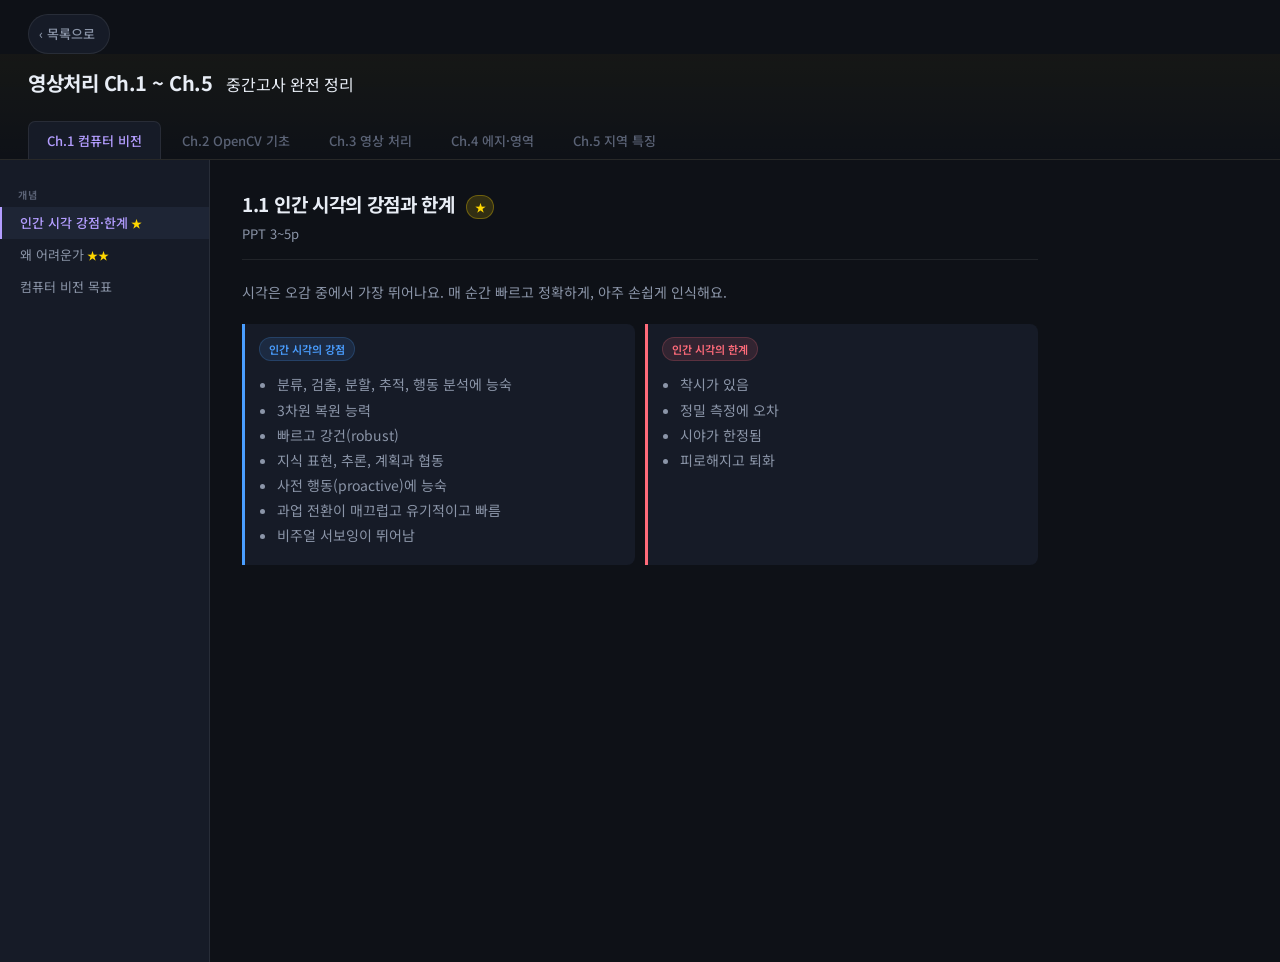
<file: cv_midterm.html>
<!DOCTYPE html>
<html lang="ko">
<head>
<meta charset="UTF-8">
<meta name="viewport" content="width=device-width, initial-scale=1.0">
<title>영상처리 시험 정리본 Ch.1~5</title>
<link rel="stylesheet" href="shared.css">
<style>
:root {
  --c1:#b39dff;--c1d:rgba(179,157,255,0.12);
  --c2:#4a9eff;--c2d:rgba(74,158,255,0.12);
  --c3:#30d9a0;--c3d:rgba(48,217,160,0.12);
  --c4:#ff6b7a;--c4d:rgba(255,107,122,0.12);
  --c5:#7dda58;--c5d:rgba(125,218,88,0.12);
  --amb:#ffb347;--ambd:rgba(255,179,71,0.12);
}
.header{background:linear-gradient(180deg,rgba(255,215,0,0.03) 0%,transparent 100%)}
.header-badge{background:rgba(255,215,0,0.12);color:var(--star);border-color:rgba(255,215,0,0.25)}
.ch-tab.on[data-ch="1"]{color:var(--c1)}
.ch-tab.on[data-ch="2"]{color:var(--c2)}
.ch-tab.on[data-ch="3"]{color:var(--c3)}
.ch-tab.on[data-ch="4"]{color:var(--c4)}
.ch-tab.on[data-ch="5"]{color:var(--c5)}
.ch1 .sub-tab.on{border-left-color:var(--c1);color:var(--c1)}
.ch2 .sub-tab.on{border-left-color:var(--c2);color:var(--c2)}
.ch3 .sub-tab.on{border-left-color:var(--c3);color:var(--c3)}
.ch4 .sub-tab.on{border-left-color:var(--c4);color:var(--c4)}
.ch5 .sub-tab.on{border-left-color:var(--c5);color:var(--c5)}
.cl-pur{border-left-color:var(--c1)} .cl-blue{border-left-color:var(--c2)}
.cl-teal{border-left-color:var(--c3)} .cl-red{border-left-color:var(--c4)}
.cl-amb{border-left-color:var(--amb)} .cl-grn{border-left-color:var(--c5)}
.tip{background:var(--c1d);border-color:rgba(179,157,255,0.2);color:var(--c1)}
.warn{background:var(--c4d);border-color:rgba(255,107,122,0.2);color:var(--c4)}
.ok{background:var(--c3d);border-color:rgba(48,217,160,0.2);color:var(--c3)}
.info{background:var(--c2d);border-color:rgba(74,158,255,0.2);color:var(--c2)}
.formula{border-color:var(--c1);color:var(--c1)}
.mono{color:var(--c2)}
.imp{color:var(--star)}
.b-pur{background:var(--c1d);color:var(--c1);border-color:rgba(179,157,255,0.2)}
.b-blue{background:var(--c2d);color:var(--c2);border-color:rgba(74,158,255,0.2)}
.b-teal{background:var(--c3d);color:var(--c3);border-color:rgba(48,217,160,0.2)}
.b-red{background:var(--c4d);color:var(--c4);border-color:rgba(255,107,122,0.2)}
.b-amb{background:var(--ambd);color:var(--amb);border-color:rgba(255,179,71,0.2)}
.b-grn{background:var(--c5d);color:var(--c5);border-color:rgba(125,218,88,0.2)}
.b-gray{background:rgba(255,255,255,0.06);color:var(--tx2);border-color:var(--bor)}
</style>
</head>
<body>

<a class="back-btn" href="index.html">&#8249; 목록으로</a>

<div class="header">
  <div class="header-top">
    <h1>영상처리 Ch.1 ~ Ch.5</h1>
    <span class="hbadge">중간고사 완전 정리</span>
  </div>
  <div class="ch-tabs">
    <button class="ch-tab on" data-ch="1" onclick="showCh(1)">Ch.1 컴퓨터 비전</button>
    <button class="ch-tab" data-ch="2" onclick="showCh(2)">Ch.2 OpenCV 기초</button>
    <button class="ch-tab" data-ch="3" onclick="showCh(3)">Ch.3 영상 처리</button>
    <button class="ch-tab" data-ch="4" onclick="showCh(4)">Ch.4 에지·영역</button>
    <button class="ch-tab" data-ch="5" onclick="showCh(5)">Ch.5 지역 특징</button>
  </div>
</div>

<div class="main">
<nav class="sidebar ch1" id="sidebar">

<!-- Ch.1 메뉴 -->
<div id="menu-1">
  <div class="sidebar-label">개념</div>
  <button class="sub-tab on" onclick="showSub(1,'vision')">인간 시각 강점·한계<span class="star">★</span></button>
  <button class="sub-tab" onclick="showSub(1,'why')">왜 어려운가<span class="star">★★</span></button>
  <button class="sub-tab" onclick="showSub(1,'goal')">컴퓨터 비전 목표</button>
</div>

<!-- Ch.2 메뉴 -->
<div id="menu-2" style="display:none">
  <div class="sidebar-label">이론·개념</div>
  <button class="sub-tab on" onclick="showSub(2,'img')">이미지 구조</button>
  <button class="sub-tab" onclick="showSub(2,'coord')">좌표계·채널<span class="star">★</span></button>
  <button class="sub-tab" onclick="showSub(2,'manual')">OpenCV 매뉴얼</button>
  <div class="sidebar-label">실습 코드</div>
  <button class="sub-tab" onclick="showSub(2,'p22')">프로그램 2-2 읽기·표시<span class="star">★</span></button>
  <button class="sub-tab" onclick="showSub(2,'p23')">프로그램 2-3 변환·크기<span class="star">★</span></button>
  <button class="sub-tab" onclick="showSub(2,'p27')">프로그램 2-7 사각형<span class="star">★</span></button>
  <div class="sidebar-label">정리</div>
  <button class="sub-tab" onclick="showSub(2,'funcs2')">함수 전체 정리</button>
</div>

<!-- Ch.3 메뉴 -->
<div id="menu-3" style="display:none">
  <div class="sidebar-label">이론·개념</div>
  <button class="sub-tab on" onclick="showSub(3,'digital')">디지털 변환<span class="star">★</span></button>
  <button class="sub-tab" onclick="showSub(3,'coord3')">영상 좌표계<span class="star">★</span></button>
  <button class="sub-tab" onclick="showSub(3,'otsu')">이진화·Otsu<span class="star">★</span></button>
  <button class="sub-tab" onclick="showSub(3,'morph')">모폴로지<span class="star">★</span></button>
  <button class="sub-tab" onclick="showSub(3,'hist')">히스토그램·감마<span class="star">★</span></button>
  <button class="sub-tab" onclick="showSub(3,'conv')">컨볼루션·필터<span class="star">★★</span></button>
  <button class="sub-tab" onclick="showSub(3,'overflow')">데이터형·엠보싱<span class="star">★</span></button>
  <button class="sub-tab" onclick="showSub(3,'homog')">동차 행렬</button>
  <button class="sub-tab" onclick="showSub(3,'interp')">보간법<span class="star">★★★</span></button>
  <div class="sidebar-label">실습 코드</div>
  <button class="sub-tab" onclick="showSub(3,'p31')">프로그램 3-1 RGB채널</button>
  <button class="sub-tab" onclick="showSub(3,'p33')">프로그램 3-3 Otsu<span class="star">★</span></button>
  <button class="sub-tab" onclick="showSub(3,'p34')">프로그램 3-4 모폴로지<span class="star">★</span></button>
  <button class="sub-tab" onclick="showSub(3,'p35')">프로그램 3-5 감마<span class="star">★</span></button>
  <button class="sub-tab" onclick="showSub(3,'p37')">프로그램 3-7 엠보싱<span class="star">★</span></button>
  <div class="sidebar-label">정리</div>
  <button class="sub-tab" onclick="showSub(3,'funcs3')">함수 전체 정리</button>
</div>

<!-- Ch.4 메뉴 -->
<div id="menu-4" style="display:none">
  <div class="sidebar-label">이론·개념</div>
  <button class="sub-tab on" onclick="showSub(4,'edge_intro')">에지란?·미분</button>
  <button class="sub-tab" onclick="showSub(4,'sobel')">소벨 연산자<span class="star">★★</span></button>
  <button class="sub-tab" onclick="showSub(4,'canny')">캐니 에지·NMS<span class="star">★</span></button>
  <button class="sub-tab" onclick="showSub(4,'contour_t')">경계선 이론<span class="star">★</span></button>
  <button class="sub-tab" onclick="showSub(4,'hough')">허프 변환</button>
  <button class="sub-tab" onclick="showSub(4,'ransac')">LMSE·RANSAC<span class="star">★</span></button>
  <button class="sub-tab" onclick="showSub(4,'super_t')">슈퍼화소 개념</button>
  <button class="sub-tab" onclick="showSub(4,'snake')">능동 외곽선</button>
  <button class="sub-tab" onclick="showSub(4,'grab_t')">GrabCut 개념<span class="star">★</span></button>
  <button class="sub-tab" onclick="showSub(4,'calc')">📝 계산 연습<span class="star">★★★</span></button>
  <div class="sidebar-label">실습 코드</div>
  <button class="sub-tab" onclick="showSub(4,'p_sobel')">소벨 에지 코드<span class="star">★</span></button>
  <button class="sub-tab" onclick="showSub(4,'p_hough')">직선·원 검출 코드<span class="star">★</span></button>
  <button class="sub-tab" onclick="showSub(4,'p42')">프로그램 4-2 캐니</button>
  <button class="sub-tab" onclick="showSub(4,'p43')">프로그램 4-3 경계선<span class="star">★</span></button>
  <button class="sub-tab" onclick="showSub(4,'p45')">프로그램 4-5 슈퍼화소<span class="star">★</span></button>
  <button class="sub-tab" onclick="showSub(4,'p47')">프로그램 4-7 GrabCut<span class="star">★</span></button>
  <div class="sidebar-label">정리</div>
  <button class="sub-tab" onclick="showSub(4,'funcs4')">함수 전체 정리</button>
</div>

<!-- Ch.5 메뉴 -->
<div id="menu-5" style="display:none">
  <div class="sidebar-label">이론·개념</div>
  <button class="sub-tab on" onclick="showSub(5,'intro')">지역 특징이란?</button>
  <button class="sub-tab" onclick="showSub(5,'moravec')">모라벡 알고리즘<span class="star">★★</span></button>
  <button class="sub-tab" onclick="showSub(5,'harris_t')">해리스 특징점<span class="star">★</span></button>
  <button class="sub-tab" onclick="showSub(5,'sift_t')">SIFT 개요</button>
  <button class="sub-tab" onclick="showSub(5,'match_t')">특징점 매칭</button>
  <button class="sub-tab" onclick="showSub(5,'calc5')">📝 계산 연습<span class="star">★★★</span></button>
  <div class="sidebar-label">실습 코드</div>
  <button class="sub-tab" onclick="showSub(5,'p51')">프로그램 5-1 해리스<span class="star">★</span></button>
  <button class="sub-tab" onclick="showSub(5,'p52')">프로그램 5-2 SIFT검출</button>
  <button class="sub-tab" onclick="showSub(5,'p53')">프로그램 5-3 FLANN매칭</button>
  <div class="sidebar-label">정리</div>
  <button class="sub-tab" onclick="showSub(5,'funcs5')">함수 전체 정리</button>
</div>

</nav>

<main class="content">

<!-- ══════════════════ CH.1 ══════════════════ -->
<div class="ch-page on" id="ch-1">

<div class="sub-page on" id="sub-1-vision">
  <div class="page-title">1.1 인간 시각의 강점과 한계 <span class="exam-badge">★</span></div>
  <div class="page-sub">PPT 3~5p</div>
  <p>시각은 오감 중에서 가장 뛰어나요. 매 순간 빠르고 정확하게, 아주 손쉽게 인식해요.</p>
  <div class="g2">
    <div class="cl cl-blue">
      <span class="badge b-blue">인간 시각의 강점</span>
      <ul style="margin-top:8px">
        <li>분류, 검출, 분할, 추적, 행동 분석에 능숙</li>
        <li>3차원 복원 능력</li>
        <li>빠르고 강건(robust)</li>
        <li>지식 표현, 추론, 계획과 협동</li>
        <li>사전 행동(proactive)에 능숙</li>
        <li>과업 전환이 매끄럽고 유기적이고 빠름</li>
        <li>비주얼 서보잉이 뛰어남</li>
      </ul>
    </div>
    <div class="cl cl-red">
      <span class="badge b-red">인간 시각의 한계</span>
      <ul style="margin-top:8px">
        <li>착시가 있음</li>
        <li>정밀 측정에 오차</li>
        <li>시야가 한정됨</li>
        <li>피로해지고 퇴화</li>
      </ul>
    </div>
  </div>
</div>

<div class="sub-page" id="sub-1-why">
  <div class="page-title">1.3 컴퓨터 비전은 왜 어려운가? <span class="exam-badge">★</span></div>
  <div class="page-sub">PPT 11p — 넘버 크런처!</div>
  <p>컴퓨터 비전이 어려운 이유는 명확해요. 크게 세 가지예요.</p>
  <div class="cl cl-red">
    <span class="badge b-red">① 세상의 변화무쌍함</span>
    <ul style="margin-top:8px">
      <li>환경(낮밤, 날씨 등) 변화, 보는 위치와 방향의 변화, 강체와 연성 물체</li>
      <li>원자부터 우주까지 긴 스펙트럼에서 영상 수집</li>
    </ul>
  </div>
  <div class="cl cl-amb">
    <span class="badge b-amb">② 컴퓨터는 넘버 크런처</span>
    <p style="margin-top:6px">컴퓨터는 숫자 계산기예요. 이미지도 결국 숫자(픽셀)의 배열일 뿐이에요. 사람은 "강아지"를 보면 바로 인식하지만, 컴퓨터에게는 0~255 숫자 배열에 불과해요. 의미(meaning)를 이해하지 못하고 계산만 해요.</p>
  </div>
  <div class="cl cl-pur">
    <span class="badge b-pur">③ 인공지능의 미숙함</span>
    <ul style="margin-top:8px">
      <li>지식 표현, 추론, 계획, 학습이 유기적으로 동작할 때만 강한 인공지능 가능</li>
      <li>강한 인공지능은 먼 미래의 일 또는 영영 불가능</li>
    </ul>
  </div>
  <div class="star-box">⭐ 핵심: 컴퓨터 비전이 어려운 이유 = 세상의 변화무쌍함 + 넘버 크런처 + 인공지능의 미숙함</div>
</div>

<div class="sub-page" id="sub-1-goal">
  <div class="page-title">1.6 컴퓨터 비전의 목표</div>
  <div class="page-sub">PPT 22p</div>
  <div class="g2">
    <div class="cl cl-pur">
      <span class="badge b-pur">궁극적인 목표</span>
      <p style="margin-top:6px">일반적인 상황에서 잘 작동하는 인간과 같은 시각 <strong>(강한 인공지능)</strong></p>
      <p style="font-size:13px;margin-top:4px;color:var(--tx3)">→ 영영 불가능하거나 먼 미래에 실현</p>
    </div>
    <div class="cl cl-blue">
      <span class="badge b-blue">현실적인 목표</span>
      <p style="margin-top:6px">제한된 환경에서 특정 과업을 높은 성능으로 달성 <strong>(약한 인공지능)</strong></p>
      <p style="font-size:13px;margin-top:4px;color:var(--tx3)">→ 컴퓨터 비전 문제를 여러 세부 문제로 구분하고 세부 문제별로 알고리즘 구상</p>
    </div>
  </div>
  <div class="info">컴퓨터 비전은 인간의 시각을 흉내 내는 컴퓨터 프로그램. 현재 기술로 인간에 필적하는 시각 구현은 불가능하지만, 과업을 한정하면 인간 성능에 가깝거나 뛰어넘는 응용이 무궁무진해요!</div>
</div>

</div><!-- end ch-1 -->

<!-- ══════════════════ CH.2 ══════════════════ -->
<div class="ch-page" id="ch-2">

<div class="sub-page on" id="sub-2-img">
  <div class="page-title">이미지 구조</div>
  <div class="page-sub">컴퓨터가 이미지를 저장하는 방식</div>
  <p>이미지는 <strong>숫자들의 격자판</strong>이에요. 각 픽셀에 0~255 숫자가 저장돼요.</p>
  <div class="g3">
    <div class="card" style="text-align:center"><div style="font-size:26px;font-weight:700">0</div><div style="font-size:12px;color:var(--tx3);margin-top:2px">완전 검정</div></div>
    <div class="card" style="text-align:center"><div style="font-size:26px;font-weight:700">128</div><div style="font-size:12px;color:var(--tx3);margin-top:2px">중간 회색</div></div>
    <div class="card" style="text-align:center"><div style="font-size:26px;font-weight:700">255</div><div style="font-size:12px;color:var(--tx3);margin-top:2px">완전 흰색</div></div>
  </div>
  <h3>컬러 이미지 = BGR 3채널</h3>
  <p>OpenCV는 <strong>BGR 순서</strong>로 저장해요 (일반 RGB와 반대!).</p>
  <div class="fig">
    <svg width="100%" viewBox="0 0 380 100" style="max-width:380px">
      <rect x="10" y="10" width="65" height="65" rx="4" fill="#1D4ED8" opacity=".2"/>
      <rect x="18" y="18" width="65" height="65" rx="4" fill="#16A34A" opacity=".2"/>
      <rect x="26" y="26" width="65" height="65" rx="4" fill="#DC2626" opacity=".2"/>
      <text x="58" y="98" text-anchor="middle" font-size="10" fill="#5a6275">컬러 이미지</text>
      <text x="107" y="62" font-size="16" fill="#4a5568">=</text>
      <rect x="120" y="14" width="68" height="58" rx="4" fill="rgba(74,158,255,0.12)" stroke="rgba(74,158,255,0.3)" stroke-width="1.5"/>
      <text x="154" y="42" text-anchor="middle" font-size="15" fill="#4a9eff" font-weight="700">B</text>
      <text x="154" y="57" text-anchor="middle" font-size="10" fill="#4a9eff">채널 0</text>
      <text x="154" y="82" text-anchor="middle" font-size="10" fill="#5a6275">img[:,:,0]</text>
      <text x="198" y="48" font-size="14" fill="#4a5568">+</text>
      <rect x="208" y="14" width="68" height="58" rx="4" fill="rgba(48,217,160,0.12)" stroke="rgba(48,217,160,0.3)" stroke-width="1.5"/>
      <text x="242" y="42" text-anchor="middle" font-size="15" fill="#30d9a0" font-weight="700">G</text>
      <text x="242" y="57" text-anchor="middle" font-size="10" fill="#30d9a0">채널 1</text>
      <text x="242" y="82" text-anchor="middle" font-size="10" fill="#5a6275">img[:,:,1]</text>
      <text x="286" y="48" font-size="14" fill="#4a5568">+</text>
      <rect x="296" y="14" width="68" height="58" rx="4" fill="rgba(255,107,122,0.12)" stroke="rgba(255,107,122,0.3)" stroke-width="1.5"/>
      <text x="330" y="42" text-anchor="middle" font-size="15" fill="#ff6b7a" font-weight="700">R</text>
      <text x="330" y="57" text-anchor="middle" font-size="10" fill="#ff6b7a">채널 2</text>
      <text x="330" y="82" text-anchor="middle" font-size="10" fill="#5a6275">img[:,:,2]</text>
    </svg>
    <p class="fig-cap">OpenCV = B(0번) + G(1번) + R(2번). 빨간 채널이 2번!</p>
  </div>
  <div class="warn">⚠️ OpenCV는 BGR 순서! 빨간 채널 → img[:,:,2]</div>
  <p style="margin-top:8px">OpenCV는 numpy.ndarray로 영상 표현 — numpy 함수(min, max, mean, reshape 등) 바로 사용 가능!</p>
</div>

<div class="sub-page" id="sub-2-coord">
  <div class="page-title">영상 좌표계 · 채널 접근 <span class="exam-badge">★</span></div>
  <div class="page-sub">PPT 3.1.1 — (y,x) 표기 주의!</div>
  <p>원점(0,0)은 왼쪽 위. y축이 아래로, x축이 오른쪽으로 증가해요.</p>
  <div class="warn">배열 접근: y(행)가 먼저, x(열)가 나중! → img[y, x, 채널] 순서</div>
  <div class="card"><table>
    <tr><th>코드</th><th>설명</th></tr>
    <tr><td class="mono">img[100, 200, 0]</td><td>100행 200열의 Blue 채널값</td></tr>
    <tr><td class="mono imp">img[:, :, 2]</td><td>전체 R채널 (2번)</td></tr>
    <tr><td class="mono">img.shape</td><td>(세로, 가로, 채널수) 반환</td></tr>
    <tr><td class="mono">img.dtype</td><td>보통 uint8 (0~255)</td></tr>
  </table></div>
  <div class="code">img = cv.imread(<span class="cs">'soccer.jpg'</span>)
print(img.shape)   <span class="cm"># → (948, 1434, 3) : 세로, 가로, 채널</span>
gray = cv.cvtColor(img, cv.COLOR_BGR2GRAY)
print(gray.shape)  <span class="cm"># → (948, 1434) : 흑백은 채널 없음!</span></div>
</div>

<div class="sub-page" id="sub-2-manual">
  <div class="page-title">2.2 OpenCV 매뉴얼 활용하기</div>
  <div class="page-sub">PPT 17p — 함수 선언 읽는 법</div>
  <p>실습에서 사용한 함수들과 그 안에 들어가는 인자값들에 대한 설명이 부족하니 어떤 역할인지 알아두기!</p>
  <div class="cl cl-blue">
    <p style="font-size:13px;color:var(--c2)">예시: cv.Canny(image, threshold1, threshold2[, edges[, apertureSize[, L2gradient]]]) → edges</p>
    <ul style="margin-top:8px">
      <li><strong>필수 인자:</strong> image, threshold1, threshold2</li>
      <li><strong>선택 인자 [ ]:</strong> 생략 가능</li>
      <li><strong>반환값 →:</strong> edges</li>
    </ul>
  </div>
  <div class="tip">docs.opencv.org 또는 Python에서 help(cv.함수명)으로 바로 확인 가능!</div>
</div>

<div class="sub-page" id="sub-2-p22">
  <div class="page-title">프로그램 2-2 — 영상 읽고 표시하기 <span class="exam-badge">★</span></div>
  <div class="page-sub">PPT 24p — 형광펜: imread, imshow</div>
  <div class="star-box">⭐ 형광펜: img=cv.imread('soccer.jpg') / cv.imshow('Image Display',img)</div>
  <div class="ct">프로그램 2-2 영상 파일을 읽고 윈도우에 디스플레이하기</div>
  <div class="code"><span class="ck">import</span> cv2 <span class="ck">as</span> cv
<span class="ck">import</span> sys

<span class="ch">img=cv.imread(<span class="cs">'soccer.jpg'</span>)</span>          <span class="cm"># ← 형광펜: 영상 읽기</span>

<span class="ck">if</span> img <span class="ck">is</span> None:
    sys.exit(<span class="cs">'파일을 찾을 수 없습니다.'</span>)  <span class="cm"># imread 실패 시 None!</span>

<span class="ch">cv.imshow(<span class="cs">'Image Display'</span>, img)</span>         <span class="cm"># ← 형광펜: 윈도우에 영상 표시</span>
cv.waitKey()
cv.destroyAllWindows()</div>
  <div class="card"><table>
    <tr><th>함수</th><th>주의사항</th></tr>
    <tr><td class="mono imp">cv.imread(path)</td><td class="imp">실패 시 None 반환! 반드시 체크</td></tr>
    <tr><td class="mono">cv.imshow(title, img)</td><td>waitKey 없으면 창 즉시 닫힘</td></tr>
    <tr><td class="mono">cv.waitKey(delay)</td><td>0=무한대기. imshow 후 반드시 호출</td></tr>
  </table></div>
</div>

<div class="sub-page" id="sub-2-p23">
  <div class="page-title">프로그램 2-3 — 형태 변환 · 크기 축소 <span class="exam-badge">★</span></div>
  <div class="page-sub">PPT 28p — 형광펜: cvtColor, resize</div>
  <div class="star-box">⭐ 형광펜: gray=cv.cvtColor(img,cv.COLOR_BGR2GRAY) / gray_small=cv.resize(gray,dsize=(0,0),fx=0.5,fy=0.5)</div>
  <div class="ct">프로그램 2-3 영상을 명암 영상으로 변환하고 반으로 축소하기</div>
  <div class="code"><span class="ck">import</span> cv2 <span class="ck">as</span> cv

img=cv.imread(<span class="cs">'soccer.jpg'</span>)
<span class="ck">if</span> img <span class="ck">is</span> None: <span class="ck">import</span> sys; sys.exit(<span class="cs">'파일을 찾을 수 없습니다.'</span>)

<span class="ch">gray=cv.cvtColor(img,cv.COLOR_BGR2GRAY)</span>           <span class="cm"># ← 형광펜: BGR→명암</span>
<span class="ch">gray_small=cv.resize(gray,dsize=(0,0),fx=0.5,fy=0.5)</span>  <span class="cm"># ← 형광펜: 반으로 축소</span>

cv.imwrite(<span class="cs">'soccer_gray.jpg'</span>,gray)
cv.imwrite(<span class="cs">'soccer_gray_small.jpg'</span>,gray_small)

cv.imshow(<span class="cs">'Color image'</span>,img)
cv.imshow(<span class="cs">'Gray image'</span>,gray)
cv.imshow(<span class="cs">'Gray image small'</span>,gray_small)
cv.waitKey(); cv.destroyAllWindows()</div>
  <div class="card"><table>
    <tr><th>함수</th><th>핵심 인자</th><th>주의사항</th></tr>
    <tr><td class="mono imp">cv.cvtColor(img, code)</td><td>COLOR_BGR2GRAY</td><td>BGR→흑백 변환. 컬러→명암</td></tr>
    <tr><td class="mono imp">cv.resize(img, dsize, fx, fy)</td><td>dsize=(0,0)이면 fx/fy 비율</td><td class="imp">dsize=(0,0)이면 fx/fy 적용!</td></tr>
    <tr><td class="mono">cv.imwrite(path, img)</td><td>저장경로, 이미지</td><td>확장자로 포맷 자동 결정</td></tr>
  </table></div>
</div>

<div class="sub-page" id="sub-2-p27">
  <div class="page-title">프로그램 2-7 — 마우스로 사각형 그리기 <span class="exam-badge">★</span></div>
  <div class="page-sub">PPT 39p — 콜백은 제외! cv.rectangle 영상처리 부분만</div>
  <div class="star-box">⭐ 콜백 함수 부분 시험 제외! cv.rectangle 코드와 영상처리 부분만!</div>
  <div class="ct">프로그램 2-7 마우스로 클릭한 곳에 직사각형 그리기 (영상처리 핵심)</div>
  <div class="code"><span class="ck">import</span> cv2 <span class="ck">as</span> cv

img=cv.imread(<span class="cs">'girl_laughing.jpg'</span>)

<span class="ck">def</span> draw(event,x,y,flags,param):    <span class="cm"># 콜백 함수 (시험 제외)</span>
    <span class="ck">if</span> event==cv.EVENT_LBUTTONDOWN:
        <span class="ch">cv.rectangle(img,(x,y),(x+200,y+200),(0,0,255),2)</span>   <span class="cm"># ← 영상처리 부분!</span>
    <span class="ck">elif</span> event==cv.EVENT_RBUTTONDOWN:
        <span class="ch">cv.rectangle(img,(x,y),(x+100,y+100),(255,0,0),2)</span>   <span class="cm"># ← 영상처리 부분!</span>
    cv.imshow(<span class="cs">'Drawing'</span>,img)

cv.namedWindow(<span class="cs">'Drawing'</span>)
cv.imshow(<span class="cs">'Drawing'</span>,img)
cv.setMouseCallback(<span class="cs">'Drawing'</span>,draw)
<span class="ck">while</span>(True):
    <span class="ck">if</span> cv.waitKey(1)==ord(<span class="cs">'q'</span>):
        cv.destroyAllWindows(); <span class="ck">break</span></div>
  <div class="card"><table>
    <tr><th>인자</th><th>설명</th></tr>
    <tr><td class="mono">pt1, pt2</td><td>왼쪽위 꼭짓점, 오른쪽아래 꼭짓점 (x,y)</td></tr>
    <tr><td class="mono imp">color</td><td class="imp">(0,0,255)=빨강, (255,0,0)=파랑 — BGR 순서!</td></tr>
    <tr><td class="mono">thickness</td><td>선 두께. -1이면 내부 채우기</td></tr>
  </table></div>
</div>

<div class="sub-page" id="sub-2-funcs2">
  <div class="page-title">Ch.2 함수 전체 정리</div>
  <div class="page-sub">OpenCV 기초 함수 레퍼런스</div>
  <div class="card"><table>
    <tr><th>함수</th><th>인자 설명</th><th>주의사항</th></tr>
    <tr>
      <td class="mono imp">cv.imread(path, flag*)</td>
      <td>path=읽을 파일 경로<br>flag*=읽는 방식(컬러/그레이 등)</td>
      <td class="imp">실패시 None 반환! 반드시 체크</td>
    </tr>
    <tr>
      <td class="mono">cv.imshow(winname, mat)</td>
      <td>winname=창 이름<br>mat=출력할 영상</td>
      <td>waitKey 없으면 창 즉시 닫힘</td>
    </tr>
    <tr>
      <td class="mono">cv.waitKey(delay*)</td>
      <td>delay*=대기 시간(ms)</td>
      <td>0=무한 대기. imshow 후 반드시 호출</td>
    </tr>
    <tr>
      <td class="mono">cv.imwrite(path, img)</td>
      <td>path=저장 경로<br>img=저장할 영상</td>
      <td>확장자로 포맷 자동 결정 (.jpg, .png)</td>
    </tr>
    <tr>
      <td class="mono">cv.destroyAllWindows()</td>
      <td>없음</td>
      <td>열린 모든 창 닫기</td>
    </tr>
    <tr>
      <td class="mono imp">cv.cvtColor(src, code, dst*, dstCn*)</td>
      <td>src=입력 영상<br>code=변환 방식<br>dst*=출력 영상<br>dstCn*=출력 채널 수</td>
      <td>BGR→GRAY: COLOR_BGR2GRAY<br>BGR→RGB: COLOR_BGR2RGB</td>
    </tr>
    <tr>
      <td class="mono imp">cv.resize(src, dsize, dst*, fx*, fy*, interpolation*)</td>
      <td>src=입력 영상<br>dsize=결과 크기(width,height)<br>fx*=x방향 배율<br>fy*=y방향 배율<br>interpolation*=보간 방법</td>
      <td class="imp">dsize=(0,0)이면 fx/fy 비율 사용<br>fx=0.5이면 가로 절반</td>
    </tr>
    <tr>
      <td class="mono imp">cv.rectangle(img, pt1, pt2, color, thickness)</td>
      <td>pt1=왼쪽위 좌표(x,y)<br>pt2=오른쪽아래 좌표(x,y)<br>color=색상(B,G,R)<br>thickness=선 굵기</td>
      <td class="imp">색상이 BGR 순서!<br>thickness=-1이면 내부 채우기</td>
    </tr>
    <tr>
      <td class="mono">cv.namedWindow(title)</td>
      <td>title=창 이름</td>
      <td>setMouseCallback 전에 먼저 생성</td>
    </tr>
    <tr>
      <td class="mono">cv.setMouseCallback(winname, onMouse)</td>
      <td>winname=창 이름<br>onMouse=콜백 함수</td>
      <td>마우스 이벤트 콜백 등록</td>
    </tr>
    <tr>
      <td class="mono">np.hstack([img1, img2, ...])</td>
      <td>같은 세로 크기 이미지 리스트</td>
      <td>이미지 가로로 이어붙이기</td>
    </tr>
  </table></div>
</div>

</div><!-- end ch-2 -->

<!-- ══════════════════ CH.3 ══════════════════ -->
<div class="ch-page" id="ch-3">

<div class="sub-page on" id="sub-3-digital">
  <div class="page-title">3.1.1 디지털 변환 — 샘플링 vs 양자화 <span class="exam-badge">★</span></div>
  <div class="page-sub">PPT 5~6p — 객관식 출제!</div>
  <div class="g2">
    <div class="cl cl-blue">
      <span class="badge b-blue">샘플링 (Sampling)</span>
      <ul style="margin-top:8px">
        <li>연속된 데이터 중 유한한 개수의 데이터를 뽑아내는 행위</li>
        <li><strong>해상도</strong>와 관련 있는 개념</li>
        <li>연속 신호에서 일정 간격으로 샘플 추출 → 픽셀 단위로 나누는 과정</li>
        <li>M×N 영상으로 샘플링</li>
      </ul>
      <div style="margin-top:8px;padding:8px;background:var(--sur2);border-radius:5px;font-size:12px">샘플 많을수록 → 해상도 높아짐</div>
    </div>
    <div class="cl cl-amb">
      <span class="badge b-amb">양자화 (Quantization)</span>
      <ul style="margin-top:8px">
        <li>아날로그 형태로 샘플링한 데이터를 디지털화</li>
        <li><strong>비트(bit)수</strong>와 관련 있는 개념</li>
        <li>픽셀의 색상 값을 8bit의 0~255 사이 정수로 변환</li>
        <li>L단계로 양자화 (8bit = L=256단계)</li>
      </ul>
      <div style="margin-top:8px;padding:8px;background:var(--sur2);border-radius:5px;font-size:12px">비트수 높을수록 → 더 자연스러운 색</div>
    </div>
  </div>
  <div class="star-box">⭐ 핵심: 샘플링=픽셀 개수(해상도) / 양자화=픽셀 밝기값(비트수)<br>M×N 영상으로 샘플링하고 L단계로 양자화!</div>
</div>

<div class="sub-page" id="sub-3-coord3">
  <div class="page-title">3.1.1 영상 좌표계 <span class="exam-badge">★</span></div>
  <div class="page-sub">PPT 7p — (y,x) 표기!</div>
  <ul>
    <li><strong>원쪽 위 구석이 원점(0,0)</strong></li>
    <li><strong>(y,x) 표기</strong> — y(행,j)가 먼저, x(열,i)가 나중</li>
    <li>함수에 따라 (x,y) 표기 사용하니 주의! 예) cv.line</li>
    <li>OpenCV는 numpy.ndarray로 영상 표현</li>
  </ul>
  <div class="warn">img[j, i] → j=행(y방향), i=열(x방향). y가 먼저!</div>
</div>

<div class="sub-page" id="sub-3-otsu">
  <div class="page-title">3.2.2 이진화 · Otsu 알고리즘 <span class="exam-badge">★</span></div>
  <div class="page-sub">PPT 18~19p — 반환값 2개 주의!</div>
  <p>이진화: 픽셀을 0(검정) 또는 255(흰색) 둘 중 하나로만 만들기.</p>
  <p>Otsu: 이진화를 최적화 문제로 바라봄. 임계값 T를 <strong>자동으로</strong> 찾아줘요.</p>
  <div class="formula">t̂ = argmin J(t) &nbsp;&nbsp; J(t) = n₀(t)v₀(t) + n₁(t)v₁(t) &nbsp;&nbsp;&nbsp; (3.2, 3.3)</div>
  <p style="font-size:13px;color:var(--tx3)">목적함수 J(t): 작을수록 좋음. 0이 되는 화소들의 분산과 1이 되는 화소들의 분산의 가중치 합</p>
  <div class="star-box">⭐ 반환값 2개! t = 사용된 임계값 / bin_img = thresholding 적용된 결과 이미지</div>
  <div class="warn">순서 중요! t, bin_img 순서로 받아야 해요!</div>
  <div class="ok">print(t)로 Otsu가 자동 계산한 임계값 확인 — 이 줄도 시험에 나와요!</div>
</div>

<div class="sub-page" id="sub-3-morph">
  <div class="page-title">3.2.4 모폴로지 <span class="exam-badge">★</span></div>
  <div class="page-sub">PPT 22p — 객관식!</div>
  <p>구조 요소(structuring element)를 이용하여 영역의 모양을 조작해요.</p>
  <div class="g2">
    <div class="cl cl-blue"><span class="badge b-blue">팽창 (Dilation)</span><p style="margin-top:6px">작은 홈 메우기, 끊어진 영역 연결. <strong>영역 키움</strong></p></div>
    <div class="cl cl-red"><span class="badge b-red">침식 (Erosion)</span><p style="margin-top:6px">경계 돌출 부분 깎기. <strong>영역 작게</strong></p></div>
    <div class="cl cl-teal"><span class="badge b-teal">열림 (Opening) = 침식→팽창</span><p style="margin-top:6px">작은 노이즈 제거. 원래 크기 유지</p></div>
    <div class="cl cl-amb"><span class="badge b-amb">닫힘 (Closing) = 팽창→침식</span><p style="margin-top:6px">작은 구멍 메우기. 원래 크기 유지</p></div>
  </div>
  <div class="tip">열림/닫힘 모두 원래 크기로 돌아와요. 열림은 침식 먼저(외부 돌기 제거), 닫힘은 팽창 먼저(내부 구멍 메우기)!</div>
</div>

<div class="sub-page" id="sub-3-hist">
  <div class="page-title">3.3 히스토그램 평활화 · 감마 보정</div>
  <div class="page-sub">PPT 31p — 표 채우기 시험문제!</div>
  <h3>히스토그램 평활화 표 <span class="exam-badge">★시험문제</span></h3>
  <div class="card"><table>
    <tr><th>l</th><th>h</th><th>ĥ</th><th>H̄ (누적)</th><th>H̄×7</th><th class="imp">l' (채우기!)</th></tr>
    <tr><td>0</td><td>2</td><td>0.03125</td><td>0.03125</td><td>0.21875</td><td class="imp">0</td></tr>
    <tr><td>1</td><td>12</td><td>0.1875</td><td>0.21875</td><td>1.53125</td><td class="imp">2</td></tr>
    <tr><td>2</td><td>17</td><td>0.265625</td><td>0.484375</td><td>3.390625</td><td class="imp">3</td></tr>
    <tr><td>3</td><td>10</td><td>0.15625</td><td>0.640625</td><td>4.484375</td><td class="imp">4</td></tr>
    <tr><td>4</td><td>3</td><td>0.046875</td><td>0.6875</td><td>4.8125</td><td class="imp">5</td></tr>
    <tr><td>5</td><td>7</td><td>0.109375</td><td>0.796875</td><td>5.578125</td><td class="imp">6</td></tr>
    <tr><td>6</td><td>11</td><td>0.171875</td><td>0.96875</td><td>6.78125</td><td class="imp">7</td></tr>
    <tr><td>7</td><td>2</td><td>0.03125</td><td>1.0</td><td>7.0</td><td class="imp">7</td></tr>
  </table></div>
  <div class="cl cl-blue" style="font-size:13px">ĥ=h÷전체N, H̄=누적합, H̄×(L-1) 반올림 → l'</div>
  <h3>감마 보정</h3>
  <ul>
    <li>γ &lt; 1 → 밝아짐 &nbsp;|&nbsp; γ = 1 → 변화 없음 &nbsp;|&nbsp; γ &gt; 1 → 어두워짐</li>
  </ul>
</div>

<div class="sub-page" id="sub-3-conv">
  <div class="page-title">3.4 컨볼루션 · 다양한 필터 <span class="exam-badge">★</span></div>
  <div class="page-sub">PPT 36~38p</div>

  <h3>컨볼루션이란?</h3>
  <p>각 화소에 필터 u를 적용해 <strong>주변 픽셀과 필터를 곱하고 더해 새로운 픽셀 값을 만드는 영역 기반 연산</strong>이에요.</p>
  <div class="formula">1차원: f'(x) = Σ u(i)·f(x+i) &nbsp;&nbsp; 2차원: f'(y,x) = ΣΣ u(j,i)·f(y+j, x+i)</div>

  <h3>컨볼루션 계산 예시 (PPT 36p)</h3>
  <p>수직 에지를 검출하는 필터 <code style="background:var(--sur2);padding:2px 6px;border-radius:4px;font-family:monospace">[-1, 1]</code>을 영상에 적용하면:</p>
  <div class="fig" style="background:var(--sur);border:1px solid var(--bor);border-radius:10px;padding:16px;margin:12px 0">
    <svg width="100%" viewBox="0 0 520 120" style="max-width:520px;font-family:monospace">
      <text x="10" y="14" font-size="11" fill="#8b95a8">원래 영상 f</text>
      <text x="10" y="30" font-size="11" fill="#8b95a8">위치:</text>
      <text x="10" y="52" font-size="11" fill="#e8edf5">값:</text>
      <!-- 위치 -->
      <text x="60" y="30" font-size="11" fill="#5a6275">0</text><text x="90" y="30" font-size="11" fill="#5a6275">1</text><text x="120" y="30" font-size="11" fill="#5a6275">2</text><text x="150" y="30" font-size="11" fill="#5a6275">3</text><text x="180" y="30" font-size="11" fill="#5a6275">4</text><text x="210" y="30" font-size="11" fill="#5a6275">5</text><text x="240" y="30" font-size="11" fill="#5a6275">6</text><text x="270" y="30" font-size="11" fill="#5a6275">7</text>
      <!-- 값 -->
      <rect x="52" y="38" width="24" height="20" rx="3" fill="rgba(74,158,255,0.1)" stroke="rgba(74,158,255,0.25)" stroke-width="1"/>
      <text x="64" y="52" text-anchor="middle" font-size="11" fill="#4a9eff">3</text>
      <rect x="82" y="38" width="24" height="20" rx="3" fill="rgba(74,158,255,0.1)" stroke="rgba(74,158,255,0.25)" stroke-width="1"/>
      <text x="94" y="52" text-anchor="middle" font-size="11" fill="#4a9eff">3</text>
      <rect x="112" y="38" width="24" height="20" rx="3" fill="rgba(74,158,255,0.1)" stroke="rgba(74,158,255,0.25)" stroke-width="1"/>
      <text x="124" y="52" text-anchor="middle" font-size="11" fill="#4a9eff">3</text>
      <rect x="142" y="38" width="24" height="20" rx="3" fill="rgba(255,179,71,0.15)" stroke="rgba(255,179,71,0.35)" stroke-width="1.5"/>
      <text x="154" y="52" text-anchor="middle" font-size="11" fill="#ffb347" font-weight="700">5</text>
      <rect x="172" y="38" width="24" height="20" rx="3" fill="rgba(255,179,71,0.15)" stroke="rgba(255,179,71,0.35)" stroke-width="1.5"/>
      <text x="184" y="52" text-anchor="middle" font-size="11" fill="#ffb347" font-weight="700">7</text>
      <rect x="202" y="38" width="24" height="20" rx="3" fill="rgba(74,158,255,0.1)" stroke="rgba(74,158,255,0.25)" stroke-width="1"/>
      <text x="214" y="52" text-anchor="middle" font-size="11" fill="#4a9eff">7</text>
      <rect x="232" y="38" width="24" height="20" rx="3" fill="rgba(74,158,255,0.1)" stroke="rgba(74,158,255,0.25)" stroke-width="1"/>
      <text x="244" y="52" text-anchor="middle" font-size="11" fill="#4a9eff">7</text>
      <rect x="262" y="38" width="24" height="20" rx="3" fill="rgba(74,158,255,0.1)" stroke="rgba(74,158,255,0.25)" stroke-width="1"/>
      <text x="274" y="52" text-anchor="middle" font-size="11" fill="#4a9eff">7</text>
      <!-- 필터 -->
      <text x="10" y="80" font-size="11" fill="#8b95a8">필터 u =</text>
      <rect x="72" y="68" width="24" height="20" rx="3" fill="rgba(255,107,122,0.15)" stroke="rgba(255,107,122,0.3)" stroke-width="1"/>
      <text x="84" y="82" text-anchor="middle" font-size="11" fill="#ff6b7a" font-weight="700">-1</text>
      <rect x="102" y="68" width="24" height="20" rx="3" fill="rgba(125,218,88,0.15)" stroke="rgba(125,218,88,0.3)" stroke-width="1"/>
      <text x="114" y="82" text-anchor="middle" font-size="11" fill="#7dda58" font-weight="700">+1</text>
      <text x="140" y="82" font-size="11" fill="#8b95a8">로 컨볼루션</text>
      <!-- 결과 -->
      <text x="10" y="110" font-size="11" fill="#8b95a8">결과 f':</text>
      <text x="64" y="110" text-anchor="middle" font-size="11" fill="#5a6275">0</text>
      <text x="94" y="110" text-anchor="middle" font-size="11" fill="#5a6275">0</text>
      <text x="124" y="110" text-anchor="middle" font-size="11" fill="#5a6275">0</text>
      <text x="154" y="110" text-anchor="middle" font-size="11" fill="#ff6b7a" font-weight="700">2</text>
      <text x="184" y="110" text-anchor="middle" font-size="11" fill="#ff6b7a" font-weight="700">2</text>
      <text x="214" y="110" text-anchor="middle" font-size="11" fill="#5a6275">0</text>
      <text x="244" y="110" text-anchor="middle" font-size="11" fill="#5a6275">0</text>
      <text x="310" y="85" font-size="10" fill="#5a6275">← 에지 위치(3~4)에서만 큰 값!</text>
    </svg>
    <p style="font-size:12px;color:var(--tx3);margin-top:8px">위치 3의 계산: f'(3) = (-1)×f(3) + (1)×f(4) = (-1)×5 + (1)×7 = <strong style="color:#ff6b7a">2</strong></p>
  </div>

  <div class="ok">핵심: 필터를 밀면서 각 위치에서 <strong>필터값과 영상값을 곱해서 더하면</strong> 그게 새 픽셀값! 에지 쪽에서 큰 값이 나와요.</div>

  <h3>다양한 필터 (그림 3-17)</h3>
  <div class="g3">
    <div class="card">
      <span class="badge b-gray">스무딩 필터</span>
      <div class="kernel" style="margin-top:8px">
        <div class="kc" style="background:rgba(74,158,255,0.1);color:#4a9eff;font-size:11px">1/9</div><div class="kc" style="background:rgba(74,158,255,0.1);color:#4a9eff;font-size:11px">1/9</div><div class="kc" style="background:rgba(74,158,255,0.1);color:#4a9eff;font-size:11px">1/9</div>
        <div class="kc" style="background:rgba(74,158,255,0.1);color:#4a9eff;font-size:11px">1/9</div><div class="kc" style="background:rgba(74,158,255,0.1);color:#4a9eff;font-size:11px">1/9</div><div class="kc" style="background:rgba(74,158,255,0.1);color:#4a9eff;font-size:11px">1/9</div>
        <div class="kc" style="background:rgba(74,158,255,0.1);color:#4a9eff;font-size:11px">1/9</div><div class="kc" style="background:rgba(74,158,255,0.1);color:#4a9eff;font-size:11px">1/9</div><div class="kc" style="background:rgba(74,158,255,0.1);color:#4a9eff;font-size:11px">1/9</div>
      </div>
      <p style="font-size:12px;margin-top:6px;color:var(--tx3)">평균 → 흐릿하게</p>
    </div>
    <div class="card">
      <span class="badge b-pur">샤프닝 필터</span>
      <div class="kernel" style="margin-top:8px">
        <div class="kc" style="background:rgba(255,107,122,0.12);color:#ff6b7a">-1</div><div class="kc" style="background:rgba(255,107,122,0.12);color:#ff6b7a">-1</div><div class="kc" style="background:rgba(255,107,122,0.12);color:#ff6b7a">-1</div>
        <div class="kc" style="background:rgba(255,107,122,0.12);color:#ff6b7a">-1</div><div class="kc" style="background:rgba(179,157,255,0.2);color:#b39dff;font-weight:700">+8</div><div class="kc" style="background:rgba(255,107,122,0.12);color:#ff6b7a">-1</div>
        <div class="kc" style="background:rgba(255,107,122,0.12);color:#ff6b7a">-1</div><div class="kc" style="background:rgba(255,107,122,0.12);color:#ff6b7a">-1</div><div class="kc" style="background:rgba(255,107,122,0.12);color:#ff6b7a">-1</div>
      </div>
      <p style="font-size:12px;margin-top:6px;color:var(--tx3)">에지 강조</p>
    </div>
    <div class="card">
      <span class="badge b-amb">엠보싱 필터</span>
      <div class="kernel" style="margin-top:8px">
        <div class="kc" style="background:rgba(255,107,122,0.12);color:#ff6b7a">-1</div><div class="kc" style="background:rgba(255,255,255,0.04);color:#5a6275">0</div><div class="kc" style="background:rgba(255,255,255,0.04);color:#5a6275">0</div>
        <div class="kc" style="background:rgba(255,255,255,0.04);color:#5a6275">0</div><div class="kc" style="background:rgba(255,255,255,0.04);color:#5a6275">0</div><div class="kc" style="background:rgba(255,255,255,0.04);color:#5a6275">0</div>
        <div class="kc" style="background:rgba(255,255,255,0.04);color:#5a6275">0</div><div class="kc" style="background:rgba(255,255,255,0.04);color:#5a6275">0</div><div class="kc" style="background:rgba(125,218,88,0.12);color:#7dda58">+1</div>
      </div>
      <p style="font-size:12px;margin-top:6px;color:var(--tx3)">양각 효과</p>
    </div>
  </div>
  <h3>가우시안 필터 (개념만)</h3>
  <div class="formula">g(x) = (1/σ√2π)·e^(-x²/2σ²) &nbsp;&nbsp; g(y,x) = (1/σ²2π)·e^(-(y²+x²)/2σ²)</div>
  <div class="star-box">⭐ σ(시그마) 값이 작으면 거의 원본 유지 / σ이 크면 많이 흐려진다</div>
</div>

<div class="sub-page" id="sub-3-overflow">
  <div class="page-title">3.4.3 데이터형과 컨볼루션 <span class="exam-badge">★</span></div>
  <div class="page-sub">PPT 39~40p — 형광펜!</div>
  <p>OpenCV는 영상 화소를 주로 <strong>numpy.uint8</strong> 형으로 표현 ([0,255] 범위)</p>
  <div class="warn">uint8은 0~255만 저장! 범위 벗어나면 순환(wrap-around) 발생. -3→253, 256→0</div>
  <div class="star-box">⭐ 엠보싱 해결 3단계: ① np.int16으로 변환 → ② 컨볼루션+128 → ③ clip → uint8</div>
  <div class="code">gray16=np.int16(gray)         <span class="cm"># 컨볼루션할 때 int16 변환 (음수 저장 위해)</span>
<span class="ch">emboss=np.uint8(np.clip(cv.filter2D(gray16,-1,femboss)+128,0,255))</span>
<span class="cm"># ① cv.filter2D: 컨볼루션
# ② +128: 음수를 양수 구간으로 올리기 (각 화소에 +128)
# ③ np.clip: 0~255로 강제 조정 (오버플로우 방지)
# ④ np.uint8: 최종 변환</span></div>
</div>

<div class="sub-page" id="sub-3-homog">
  <div class="page-title">3.5.1 동차 행렬</div>
  <div class="page-sub">PPT 45~48p — 개념만, 계산X</div>
  <p>기하 연산을 <strong>동차 행렬(homogeneous matrix)</strong>로 표현. 모두 어파인 변환(평행 유지).</p>
  <div class="card"><table>
    <tr><th>기하 변환</th><th>동차 행렬</th><th>설명</th></tr>
    <tr><td>이동</td><td class="mono" style="font-size:11px">|1 0 tx|<br>|0 1 ty|<br>|0 0 1 |</td><td>x방향 tx, y방향 ty만큼 이동</td></tr>
    <tr><td>회전</td><td class="mono" style="font-size:11px">|cosθ  sinθ  0|<br>|-sinθ cosθ  0|<br>|0     0     1|</td><td>원점 중심으로 반시계 θ만큼 회전</td></tr>
    <tr><td>크기</td><td class="mono" style="font-size:11px">|sx 0  0|<br>|0  sy 0|<br>|0  0  1|</td><td>1보다 크면 확대, 작으면 축소</td></tr>
  </table></div>
  <div class="tip">동차 행렬 장점: 이동+회전+크기를 하나의 행렬 곱으로 표현 가능!</div>
</div>

<div class="sub-page" id="sub-3-interp">
  <div class="page-title">3.5 영상 보간법 <span class="exam-badge">★★★</span></div>
  <div class="page-sub">PPT 50~52p — 양선형 보간법 계산문제 무조건!</div>

  <h3>왜 보간이 필요한가?</h3>
  <p>영상을 기하 변환(회전, 확대 등)하면 결과 픽셀 좌표가 <strong>실수(소수점)</strong>로 나와요. 예를 들어 2.7배 확대하면 좌표 1이 → 2.7이 되는데 이걸 어떤 픽셀값으로 채울지 결정하는 게 보간이에요.</p>
  <div class="g2">
    <div class="cl cl-blue">
      <span class="badge b-blue">최근접 이웃 방법</span>
      <ul style="margin-top:8px">
        <li>실수 좌표를 <strong>반올림</strong>해서 가장 가까운 픽셀값을 그대로 사용</li>
        <li>계산이 빠르고 단순</li>
        <li><strong>에일리어싱(계단 현상)</strong> 발생 — 픽셀이 뭉개져 보임</li>
      </ul>
      <div style="margin-top:8px;font-size:12px;color:var(--tx3)">예) 좌표 2.7 → round(2.7) = 3번 픽셀값 사용</div>
    </div>
    <div class="cl cl-red">
      <span class="badge b-red">양선형 보간법 ★★</span>
      <ul style="margin-top:8px">
        <li>걸치는 비율(α, β)에 따라 <strong>주변 4개 픽셀을 가중합산</strong></li>
        <li>안티 에일리어싱 — 부드럽고 자연스러운 결과</li>
        <li>최근접보다 계산 비용이 약간 더 큼</li>
      </ul>
      <div style="margin-top:8px;font-size:12px;color:var(--tx3)">예) 좌표 2.7 → 주변 픽셀 2, 3 사이를 0.3:0.7 비율로 섞음</div>
    </div>
  </div>

  <h3>양선형 보간 수식 <span class="exam-badge">★계산문제</span></h3>
  <p>실수 좌표 (j', i')가 정수 픽셀 (j, i) 사이에 걸쳐 있을 때:</p>
  <div class="formula">α = i' − i &nbsp;&nbsp; (x방향 소수 부분, 오른쪽으로 얼마나 걸쳤는지)<br>β = j' − j &nbsp;&nbsp; (y방향 소수 부분, 아래로 얼마나 걸쳤는지)</div>
  <div class="formula">f(j',i') ≈ (1-α)(1-β)·f(j,i) + α(1-β)·f(j,i+1) + (1-α)β·f(j+1,i) + αβ·f(j+1,i+1)</div>

  <div class="fig" style="background:var(--sur);border:1px solid var(--bor);border-radius:10px;padding:16px;margin:12px 0;text-align:center">
    <svg width="100%" viewBox="0 0 320 200" style="max-width:320px">
      <!-- 격자 -->
      <rect x="60" y="30" width="140" height="120" rx="4" fill="none" stroke="rgba(255,255,255,0.1)" stroke-width="1"/>
      <line x1="200" y1="30" x2="200" y2="150" stroke="rgba(255,255,255,0.08)" stroke-width="1"/>
      <line x1="60" y1="150" x2="200" y2="150" stroke="rgba(255,255,255,0.08)" stroke-width="1"/>
      <!-- 4개 픽셀 -->
      <circle cx="60" cy="30" r="5" fill="#4a9eff"/>
      <text x="40" y="25" font-size="11" fill="#4a9eff" text-anchor="middle">f(j,i)</text>
      <circle cx="200" cy="30" r="5" fill="#4a9eff"/>
      <text x="220" y="25" font-size="11" fill="#4a9eff" text-anchor="middle">f(j,i+1)</text>
      <circle cx="60" cy="150" r="5" fill="#4a9eff"/>
      <text x="40" y="160" font-size="11" fill="#4a9eff" text-anchor="middle">f(j+1,i)</text>
      <circle cx="200" cy="150" r="5" fill="#4a9eff"/>
      <text x="220" y="160" font-size="11" fill="#4a9eff" text-anchor="middle">f(j+1,i+1)</text>
      <!-- 실수 좌표 P -->
      <circle cx="130" cy="100" r="6" fill="#ff6b7a"/>
      <text x="140" y="96" font-size="11" fill="#ff6b7a" font-weight="700">P(j',i')</text>
      <!-- α, β 표시 -->
      <line x1="60" y1="165" x2="130" y2="165" stroke="#ffb347" stroke-width="1.5" marker-end="url(#arr)"/>
      <text x="95" y="178" font-size="11" fill="#ffb347" text-anchor="middle">α (x방향)</text>
      <line x1="215" y1="30" x2="215" y2="100" stroke="#7dda58" stroke-width="1.5"/>
      <text x="240" y="68" font-size="11" fill="#7dda58" text-anchor="middle">β (y방향)</text>
      <!-- 가중치 설명 -->
      <text x="60" y="190" font-size="10" fill="#5a6275">(1-α)(1-β)</text>
      <text x="165" y="190" font-size="10" fill="#5a6275">α(1-β)</text>
    </svg>
    <p style="font-size:12px;color:var(--tx3);margin-top:4px">P가 f(j,i)에 가까울수록(α,β 작을수록) f(j,i) 값이 더 많이 반영!</p>
  </div>

  <h3>계산 예시</h3>
  <div class="card">
    <p>실수 좌표 (j', i') = (1.3, 0.7) → j=1, i=0, <strong>α=0.7, β=0.3</strong></p>
    <p style="margin-top:4px">주변 4픽셀: f(1,0)=10, f(1,1)=20, f(2,0)=30, f(2,1)=40</p>
    <p style="margin-top:8px">f(1.3, 0.7) ≈ (1-0.7)(1-0.3)×10 + 0.7(1-0.3)×20 + (1-0.7)×0.3×30 + 0.7×0.3×40</p>
    <p style="margin-top:4px">= 0.21×10 + 0.49×20 + 0.09×30 + 0.21×40 = 2.1 + 9.8 + 2.7 + 8.4 = <strong style="color:var(--star)">23</strong></p>
  </div>

  <div class="card"><table>
    <tr><th>방법</th><th>interpolation 옵션</th><th>특징</th></tr>
    <tr><td>최근접 이웃</td><td class="mono">cv.INTER_NEAREST</td><td>빠름, 계단 현상 발생</td></tr>
    <tr><td class="imp">양선형 보간</td><td class="mono imp">cv.INTER_LINEAR</td><td class="imp">기본값, 부드러움, 안티 에일리어싱</td></tr>
    <tr><td>양3차 보간</td><td class="mono">cv.INTER_CUBIC</td><td>가장 부드럽지만 느림</td></tr>
  </table></div>

  <div class="code"><span class="cm"># 보간법 비교</span>
patch1=cv.resize(patch,dsize=(0,0),fx=5,fy=5,interpolation=cv.INTER_NEAREST)  <span class="cm"># 최근접 — 계단 현상</span>
patch2=cv.resize(patch,dsize=(0,0),fx=5,fy=5,interpolation=cv.INTER_LINEAR)   <span class="cm"># 양선형 — 부드러움</span>
patch3=cv.resize(patch,dsize=(0,0),fx=5,fy=5,interpolation=cv.INTER_CUBIC)    <span class="cm"># 양3차 — 더 부드러움</span></div>

  <hr>
  <h3>cv.resize() 인자 완전 정리 <span class="exam-badge">★★기출!</span></h3>
  <div class="star-box">⭐ dsize=(0,0)이면 fx/fy 배율 사용! / dsize에 값 넣으면 그 크기로 고정!</div>
  <div class="card"><table>
    <tr><th>인자</th><th>설명</th><th>예시</th></tr>
    <tr><td class="mono imp">src</td><td>입력 영상</td><td>img, gray</td></tr>
    <tr><td class="mono imp">dsize</td><td>결과 크기 (width, height)</td><td>(640,480) 또는 (0,0)</td></tr>
    <tr><td class="mono imp">fx*</td><td>x방향 배율</td><td>0.5=절반, 2.0=2배</td></tr>
    <tr><td class="mono imp">fy*</td><td>y방향 배율</td><td>0.5=절반, 2.0=2배</td></tr>
    <tr><td class="mono imp">interpolation*</td><td>보간 방법</td><td>INTER_NEAREST / LINEAR / CUBIC</td></tr>
  </table></div>
  <div class="code"><span class="cm"># dsize=(0,0) → fx, fy 배율 사용</span>
cv.resize(gray, dsize=(0,0), fx=0.5, fy=0.5)            <span class="cm"># 절반 축소</span>
cv.resize(gray, dsize=(0,0), fx=2.0, fy=2.0)            <span class="cm"># 2배 확대</span>

<span class="cm"># dsize에 값 → 그 크기로 고정 (fx,fy 무시)</span>
cv.resize(gray, dsize=(320, 240))                        <span class="cm"># 320×240으로</span>

<span class="cm"># 보간법 지정</span>
cv.resize(patch, dsize=(0,0), fx=5, fy=5, interpolation=cv.INTER_NEAREST)  <span class="cm"># 최근접</span>
cv.resize(patch, dsize=(0,0), fx=5, fy=5, interpolation=cv.INTER_LINEAR)   <span class="cm"># 양선형(기본)</span></div>

  <hr>
  <h3>양선형 보간법 계산 연습 <span class="exam-badge">★★★기출!</span></h3>
  <p><strong>계산 순서:</strong> ① α,β 구하기 → ② 주변 4픽셀 확인 → ③ 가중치 곱하기 → ④ 합산</p>

  <div class="star-box">⭐ α = i'의 소수 부분 (x방향) &nbsp;&nbsp; β = j'의 소수 부분 (y방향)</div>

  <div class="formula">(1-α)(1-β)·f(j,i) + α(1-β)·f(j,i+1) + (1-α)β·f(j+1,i) + αβ·f(j+1,i+1)</div>

  <div class="card">
    <span class="badge b-red">예시</span> 실수 좌표 (j',i') = <strong>(1.2, 0.7)</strong> 에서 값 구하기
    <p style="margin-top:8px;font-size:13px">→ j=1, i=0, &nbsp; <strong>α=0.7</strong> (x소수), &nbsp; <strong>β=0.2</strong> (y소수)</p>
    <p style="font-size:13px;margin-top:4px">주변 4픽셀: f(1,0)=10, f(1,1)=20, f(2,0)=30, f(2,1)=40</p>
    <div class="code" style="margin-top:8px">(1-0.7)(1-0.2) × 10  =  0.3 × 0.8 × 10  =  2.4   ← f(j,  i  ) 왼쪽 위
   0.7 (1-0.2) × 20  =  0.7 × 0.8 × 20  = 11.2   ← f(j,  i+1) 오른쪽 위
(1-0.7)  0.2  × 30  =  0.3 × 0.2 × 30  =  1.8   ← f(j+1,i  ) 왼쪽 아래
   0.7 × 0.2  × 40  =  0.7 × 0.2 × 40  =  5.6   ← f(j+1,i+1) 오른쪽 아래
─────────────────────────────────────
합계: 2.4 + 11.2 + 1.8 + 5.6 = <strong>21</strong></div>
  </div>

  <div class="tip">📌 P가 왼쪽 위에 가까울수록 α,β 작음 → (1-α)(1-β) 커짐 → 왼쪽 위 값이 더 많이 반영!</div>

  <div class="card"><table>
    <tr><th>위치</th><th>가중치</th><th>기억법</th></tr>
    <tr><td>왼쪽 위 f(j,i)</td><td class="imp">(1-α)(1-β)</td><td>둘 다 보완</td></tr>
    <tr><td>오른쪽 위 f(j,i+1)</td><td class="imp">α(1-β)</td><td>x방향으로 α만큼 걸침</td></tr>
    <tr><td>왼쪽 아래 f(j+1,i)</td><td class="imp">(1-α)β</td><td>y방향으로 β만큼 걸침</td></tr>
    <tr><td>오른쪽 아래 f(j+1,i+1)</td><td class="imp">αβ</td><td>둘 다 걸침</td></tr>
  </table></div>
</div>

<div class="sub-page" id="sub-3-p31">
  <div class="page-title">프로그램 3-1 — RGB 채널별 디스플레이</div>
  <div class="page-sub">PPT 12p — 영상 슬라이싱 + 채널 분리</div>
  <div class="ct">프로그램 3-1 RGB 컬러 영상을 채널별로 구분해 디스플레이하기</div>
  <div class="code"><span class="ck">import</span> cv2 <span class="ck">as</span> cv
<span class="ck">import</span> sys

img=cv.imread(<span class="cs">'soccer.jpg'</span>)
<span class="ck">if</span> img <span class="ck">is</span> None: sys.exit(<span class="cs">'파일을 찾을 수 없습니다.'</span>)

cv.imshow(<span class="cs">'original_RGB'</span>,img)
<span class="cm"># 영상 슬라이싱 — img[r1:r2, c1:c2, :]</span>
cv.imshow(<span class="cs">'Upper left half'</span>,img[0:img.shape[0]//2,0:img.shape[1]//2,:])
cv.imshow(<span class="cs">'Center half'</span>,img[img.shape[0]//4:3*img.shape[0]//4,
                          img.shape[1]//4:3*img.shape[1]//4,:])
<span class="cm"># BGR 채널별 분리</span>
<span class="ch">cv.imshow(<span class="cs">'R channel'</span>,img[:,:,2])</span>   <span class="cm"># R=2번</span>
<span class="ch">cv.imshow(<span class="cs">'G channel'</span>,img[:,:,1])</span>   <span class="cm"># G=1번</span>
<span class="ch">cv.imshow(<span class="cs">'B channel'</span>,img[:,:,0])</span>   <span class="cm"># B=0번</span>
cv.waitKey(); cv.destroyAllWindows()</div>
  <div class="info">img[r1:r2, c1:c2, ch] → r1=시작행, r2=끝행, c1=시작열, c2=끝열, ch=채널(0=B,1=G,2=R)</div>
</div>

<div class="sub-page" id="sub-3-p33">
  <div class="page-title">프로그램 3-3 — Otsu 이진화 <span class="exam-badge">★</span></div>
  <div class="page-sub">PPT 19p — 형광펜: t, bin_img ~ cv.imshow</div>
  <div class="star-box">⭐ 형광펜: t,bin_img=cv.threshold(...,cv.THRESH_BINARY+cv.THRESH_OTSU) / print('오츄 알고리즘이 찾은 최적 임곗값=',t)</div>
  <div class="ct">프로그램 3-3 오츄 알고리즘으로 이진화하기</div>
  <div class="code"><span class="ck">import</span> cv2 <span class="ck">as</span> cv

img=cv.imread(<span class="cs">'soccer.jpg'</span>)

<span class="ch">t,bin_img=cv.threshold(img[:,:,2],0,255,cv.THRESH_BINARY+cv.THRESH_OTSU)</span>
<span class="ch">print(<span class="cs">'오츄 알고리즘이 찾은 최적 임곗값='</span>,t)</span>

cv.imshow(<span class="cs">'R channel'</span>,img[:,:,2])
cv.imshow(<span class="cs">'R channel binarization'</span>,bin_img)
cv.waitKey(); cv.destroyAllWindows()</div>
  <h3>관련 함수</h3>
  <div class="card"><table>
    <tr><th>함수</th><th>인자 설명</th><th>주의사항</th></tr>
    <tr>
      <td class="mono imp">cv.threshold(src, thresh, maxval, type)</td>
      <td>src=입력 영상<br>thresh=임계값 (Otsu면 0)<br>maxval=조건 만족 시 줄 값<br>type=이진화 방식</td>
      <td class="imp">반환값 2개! t, bin_img 순서<br>THRESH_BINARY+THRESH_OTSU</td>
    </tr>
  </table></div>
</div>

<div class="sub-page" id="sub-3-p34">
  <div class="page-title">프로그램 3-4 — 모폴로지 연산 <span class="exam-badge">★</span></div>
  <div class="page-sub">PPT 24p</div>
  <div class="ct">프로그램 3-4 모폴로지 연산 적용하기</div>
  <div class="code"><span class="ck">import</span> cv2 <span class="ck">as</span> cv
<span class="ck">import</span> numpy <span class="ck">as</span> np
<span class="ck">import</span> matplotlib.pyplot <span class="ck">as</span> plt

img=cv.imread(<span class="cs">'JohnHancocksSignature.png'</span>,cv.IMREAD_UNCHANGED)
t,bin_img=cv.threshold(img[:,:,3],0,255,cv.THRESH_BINARY+cv.THRESH_OTSU)
plt.imshow(bin_img,cmap=<span class="cs">'gray'</span>); plt.xticks([]); plt.yticks([]); plt.show()  <span class="cm"># ①</span>

b=bin_img[bin_img.shape[0]//2:,0:bin_img.shape[0]//2+1]
plt.imshow(b,cmap=<span class="cs">'gray'</span>); plt.xticks([]); plt.yticks([]); plt.show()          <span class="cm"># ②</span>

se=np.uint8([[0,0,1,0,0],[0,1,1,1,0],[1,1,1,1,1],[0,1,1,1,0],[0,0,1,0,0]])   <span class="cm"># 구조 요소</span>

<span class="ch">b_dilation=cv.dilate(b,se,iterations=1)</span>                                        <span class="cm"># 팽창</span>
plt.imshow(b_dilation,cmap=<span class="cs">'gray'</span>); plt.xticks([]); plt.yticks([]); plt.show()  <span class="cm"># ③</span>

<span class="ch">b_erosion=cv.erode(b,se,iterations=1)</span>                                          <span class="cm"># 침식</span>
plt.imshow(b_erosion,cmap=<span class="cs">'gray'</span>); plt.xticks([]); plt.yticks([]); plt.show()   <span class="cm"># ④</span>

<span class="ch">b_closing=cv.erode(cv.dilate(b,se,iterations=1),se,iterations=1)</span>               <span class="cm"># 닫기=팽창→침식</span>
plt.imshow(b_closing,cmap=<span class="cs">'gray'</span>); plt.xticks([]); plt.yticks([]); plt.show()  <span class="cm"># ⑤</span></div>
  <h3>관련 함수</h3>
  <div class="card"><table>
    <tr><th>함수</th><th>인자 설명</th><th>주의사항</th></tr>
    <tr>
      <td class="mono imp">cv.dilate(src, kernel, dst*, anchor*, iterations*)</td>
      <td>src=입력 영상<br>kernel=구조 요소<br>iterations*=반복 횟수</td>
      <td>팽창. 영역 키움<br>iterations= 키워드 필수!</td>
    </tr>
    <tr>
      <td class="mono imp">cv.erode(src, kernel, dst*, anchor*, iterations*)</td>
      <td>src=입력 영상<br>kernel=구조 요소<br>iterations*=반복 횟수</td>
      <td class="imp">침식. 영역 작게<br>erode! erosion 아님!<br>iterations= 키워드 필수!</td>
    </tr>
  </table></div>
  <div class="star-box">⭐ 열림(opening) = cv.erode → cv.dilate &nbsp;&nbsp; 닫힘(closing) = cv.dilate → cv.erode</div>
</div>

<div class="sub-page" id="sub-3-p35">
  <div class="page-title">프로그램 3-5 — 감마 보정 <span class="exam-badge">★</span></div>
  <div class="page-sub">PPT 29p — hstack, 형 변환</div>
  <div class="star-box">⭐ 형광펜: f1=f/255.0 (float64) / np.uint8(255*(f1**gamma)) / np.hstack으로 이어붙이기</div>
  <div class="ct">프로그램 3-5 감마 보정 실험하기</div>
  <div class="code"><span class="ck">import</span> cv2 <span class="ck">as</span> cv
<span class="ck">import</span> numpy <span class="ck">as</span> np

img=cv.imread(<span class="cs">'soccer.jpg'</span>)
img=cv.resize(img,dsize=(0,0),fx=0.25,fy=0.25)

<span class="ck">def</span> gamma(f,gamma=1.0):
    <span class="ch">f1=f/255.0</span>                          <span class="cm"># numpy.float64 형 (0~1 범위)</span>
    <span class="ch">return np.uint8(255*(f1**gamma))</span>    <span class="cm"># numpy.uint8 형으로 변환</span>

<span class="ch">gc=np.hstack((gamma(img,0.5),gamma(img,0.75),gamma(img,1.0),
              gamma(img,2.0),gamma(img,3.0)))</span>   <span class="cm"># numpy.hstack 함수로 이어붙이기</span>
cv.imshow(<span class="cs">'gamma'</span>,gc)
cv.waitKey(); cv.destroyAllWindows()</div>
  <h3>관련 함수</h3>
  <div class="card"><table>
    <tr><th>함수</th><th>인자 설명</th><th>주의사항</th></tr>
    <tr>
      <td class="mono imp">cv.resize(src, dsize, fx*, fy*, interpolation*)</td>
      <td>src=입력 영상<br>dsize=결과 크기<br>fx*=x배율, fy*=y배율</td>
      <td class="imp">dsize=(0,0)이면 fx/fy 배율 사용!</td>
    </tr>
    <tr>
      <td class="mono imp">np.hstack([img1, img2, ...])</td>
      <td>같은 세로 크기 이미지 리스트</td>
      <td>이미지 가로로 이어붙이기</td>
    </tr>
    <tr>
      <td class="mono imp">np.uint8(255*(f1**gamma))</td>
      <td>f1=0~1 정규화된 영상<br>gamma=감마값</td>
      <td>γ&lt;1=밝아짐, γ=1=변화없음, γ&gt;1=어두워짐</td>
    </tr>
  </table></div>
</div>

<div class="sub-page" id="sub-3-p37">
  <div class="page-title">프로그램 3-7 — 가우시안+엠보싱 <span class="exam-badge">★★</span></div>
  <div class="page-sub">PPT 40p — 형광펜!</div>
  <div class="star-box">⭐ 핵심: gray16=np.int16(gray) / emboss=np.uint8(np.clip(cv.filter2D(gray16,-1,femboss)+128,0,255))</div>
  <div class="ct">프로그램 3-7 컨볼루션 적용(가우시안 스무딩과 엠보싱)하기</div>
  <div class="code"><span class="ck">import</span> cv2 <span class="ck">as</span> cv
<span class="ck">import</span> numpy <span class="ck">as</span> np

img=cv.imread(<span class="cs">'soccer.jpg'</span>)
img=cv.resize(img,dsize=(0,0),fx=0.4,fy=0.4)
gray=cv.cvtColor(img,cv.COLOR_BGR2GRAY)
cv.imshow(<span class="cs">'Original'</span>,gray)

smooth=np.hstack((cv.GaussianBlur(gray,(5,5),0.0),
                  cv.GaussianBlur(gray,(9,9),0.0),
                  cv.GaussianBlur(gray,(15,15),0.0)))
cv.imshow(<span class="cs">'Smooth'</span>,smooth)

femboss=np.array([[-1.0,0.0,0.0],[0.0,0.0,0.0],[0.0,0.0,1.0]])

<span class="ch">gray16=np.int16(gray)</span>   <span class="cm"># int16 변환 (음수 저장 위해)</span>
<span class="ch">emboss=np.uint8(np.clip(cv.filter2D(gray16,-1,femboss)+128,0,255))</span>  <span class="cm"># ← 형광펜!</span>
emboss_bad=np.uint8(cv.filter2D(gray16,-1,femboss)+128)    <span class="cm"># clip 없음 → 오버플로우</span>
emboss_worse=cv.filter2D(gray,-1,femboss)                   <span class="cm"># int16 없음 → 더 나쁨</span>

cv.imshow(<span class="cs">'Emboss'</span>,emboss)
cv.imshow(<span class="cs">'Emboss_bad'</span>,emboss_bad)
cv.imshow(<span class="cs">'Emboss_worse'</span>,emboss_worse)
cv.waitKey(); cv.destroyAllWindows()</div>
  <h3>관련 함수</h3>
  <div class="card"><table>
    <tr><th>함수</th><th>인자 설명</th><th>주의사항</th></tr>
    <tr>
      <td class="mono imp">cv.filter2D(src, ddepth, kernel)</td>
      <td>src=입력 영상<br>ddepth=출력 데이터형(-1=입력과 같음)<br>kernel=필터 배열</td>
      <td class="imp">음수 나오는 필터는 np.int16 변환 필수!</td>
    </tr>
    <tr>
      <td class="mono imp">cv.GaussianBlur(src, ksize, sigmaX)</td>
      <td>src=입력 영상<br>ksize=필터 크기(홀수,홀수)<br>sigmaX=x방향 표준편차</td>
      <td>sigma=0이면 자동 계산</td>
    </tr>
    <tr>
      <td class="mono imp">np.int16(img)</td>
      <td>img=변환할 배열</td>
      <td class="imp">음수 저장 가능하게 변환. 엠보싱 전 필수!</td>
    </tr>
    <tr>
      <td class="mono imp">np.clip(arr, 0, 255)</td>
      <td>arr=대상 배열<br>0=최솟값, 255=최댓값</td>
      <td class="imp">오버플로우 방지! 범위 벗어난 값 강제 제한</td>
    </tr>
    <tr>
      <td class="mono imp">np.uint8(arr)</td>
      <td>arr=변환할 배열</td>
      <td class="imp">최종 이미지 변환 필수!</td>
    </tr>
  </table></div>
  <div class="star-box">⭐ 엠보싱 3단계: np.int16 → filter2D+128 → np.clip → np.uint8</div>
</div>

<div class="sub-page" id="sub-3-funcs3">
  <div class="page-title">Ch.3 함수 전체 정리</div>
  <div class="page-sub">영상 처리 함수 레퍼런스</div>
  <h4>이진화·모폴로지</h4>
  <div class="card"><table>
    <tr><th>함수</th><th>인자 설명</th><th>주의사항</th></tr>
    <tr>
      <td class="mono imp">cv.threshold(src, thresh, maxval, type)</td>
      <td>src=입력 영상<br>thresh=임계값<br>maxval=조건 만족 시 줄 값<br>type=이진화 방식</td>
      <td class="imp">반환값 2개!<br>t=사용된 임계값<br>dst=결과 이미지</td>
    </tr>
    <tr>
      <td class="mono imp">cv.calcHist(images, channels, mask, histSize, ranges)</td>
      <td>images=입력 영상 목록<br>channels=계산할 채널 번호<br>mask=마스크(없으면 None)<br>histSize=구간 개수<br>ranges=값 범위</td>
      <td>ex) calcHist([img],[2],None,[256],[0,256])<br>→ R채널 히스토그램</td>
    </tr>
    <tr>
      <td class="mono imp">cv.equalizeHist(src)</td>
      <td>src=입력 영상(그레이스케일)</td>
      <td class="imp">흑백만 가능! 컬러 불가</td>
    </tr>
    <tr>
      <td class="mono imp">cv.dilate(src, kernel, dst*, anchor*, iterations*)</td>
      <td>src=입력 영상<br>kernel=구조 요소<br>anchor*=기준점<br>iterations*=반복 횟수</td>
      <td>팽창. 영역 키움</td>
    </tr>
    <tr>
      <td class="mono imp">cv.erode(src, kernel, dst*, anchor*, iterations*)</td>
      <td>src=입력 영상<br>kernel=구조 요소<br>anchor*=기준점<br>iterations*=반복 횟수</td>
      <td>침식. 영역 작게</td>
    </tr>
  </table></div>
  <h4>컨볼루션·필터</h4>
  <div class="card"><table>
    <tr><th>함수</th><th>인자 설명</th><th>주의사항</th></tr>
    <tr>
      <td class="mono imp">cv.filter2D(src, ddepth, kernel, dst*, anchor*, delta*, borderType*)</td>
      <td>src=입력 영상<br>ddepth=출력 데이터형<br>kernel=필터<br>delta*=결과에 더할 값</td>
      <td class="imp">음수 나오는 필터는 int16 변환 필수!</td>
    </tr>
    <tr>
      <td class="mono imp">cv.GaussianBlur(src, ksize, sigmaX, dst*, sigmaY*, borderType*)</td>
      <td>src=입력 영상<br>ksize=필터 크기(n,n)<br>sigmaX=x방향 표준편차<br>sigmaY*=y방향 표준편차</td>
      <td>ksize는 홀수만 가능!<br>sigma=0이면 자동 계산</td>
    </tr>
    <tr>
      <td class="mono imp">np.int16(img)</td>
      <td>img=변환할 배열</td>
      <td class="imp">음수 저장 가능하게 변환. 엠보싱 전 필수!</td>
    </tr>
    <tr>
      <td class="mono imp">np.clip(arr, min, max)</td>
      <td>arr=대상 배열<br>min=최솟값<br>max=최댓값</td>
      <td class="imp">범위 벗어난 값 강제 제한. 오버플로우 방지!</td>
    </tr>
    <tr>
      <td class="mono imp">np.uint8(arr)</td>
      <td>arr=변환할 배열</td>
      <td class="imp">최종 이미지 변환 필수. 0~255 범위!</td>
    </tr>
    <tr>
      <td class="mono">np.hstack([img1, img2, ...])</td>
      <td>같은 세로 크기 이미지 리스트</td>
      <td>이미지 가로로 이어붙이기</td>
    </tr>
  </table></div>
  <h4>기하변환·보간</h4>
  <div class="card"><table>
    <tr><th>함수</th><th>인자 설명</th><th>주의사항</th></tr>
    <tr>
      <td class="mono imp">cv.getRotationMatrix2D(center, angle, scale)</td>
      <td>center=회전 중심 좌표<br>angle=회전 각도(반시계)<br>scale=크기 비율</td>
      <td>2×3 어파인 행렬 M 반환</td>
    </tr>
    <tr>
      <td class="mono imp">cv.warpAffine(src, M, dsize)</td>
      <td>src=입력 영상<br>M=변환행렬(2×3)<br>dsize=출력 크기</td>
      <td>이동·회전에 사용</td>
    </tr>
    <tr>
      <td class="mono">cv.resize(src, dsize, fx*, fy*, interpolation*)</td>
      <td>src=입력 영상<br>dsize=결과 크기<br>fx*=x배율, fy*=y배율<br>interpolation*=보간 방법</td>
      <td>INTER_NEAREST=최근접<br>INTER_LINEAR=양선형<br>INTER_CUBIC=양3차</td>
    </tr>
  </table></div>
</div>

</div><!-- end ch-3 -->

<!-- ══════════════════ CH.4 ══════════════════ -->
<div class="ch-page" id="ch-4">

<div class="sub-page on" id="sub-4-edge_intro">
  <div class="page-title">4.1 에지(Edge)란? · 미분</div>
  <div class="page-sub">PPT 3~9p</div>
  <div class="cl cl-blue"><span class="badge b-blue">에지(Edge)</span><p style="margin-top:6px">물체 경계에 있는 점. <strong>내부는 명암이 서서히 변하고 경계는 급격히 변하는 특성</strong> 활용</p></div>
  <div class="formula">f'(x) ≈ f(x+1) - f(x) &nbsp;&nbsp; (전진 차분)</div>
  <h3>현실 세계의 램프 에지 — 두꺼운 에지 문제</h3>
  <p>이상적 에지는 1픽셀이지만 현실에서는 명암이 몇 화소에 걸쳐 변함 → 두꺼운 에지 발생 → <strong>위치 찾기 문제!</strong></p>
  <div class="g2">
    <div class="cl cl-blue"><span class="badge b-blue">1차 미분</span><p style="margin-top:6px">에지에서 <strong>봉우리(극대값)</strong>가 나타남</p></div>
    <div class="cl cl-amb"><span class="badge b-amb">2차 미분</span><p style="margin-top:6px">에지에서 <strong>영교차(zero-crossing)</strong>가 나타남</p></div>
  </div>
  <div class="star-box">⭐ 에지 검출: 1차 미분에서 봉우리 찾기 / 2차 미분에서 영교차 찾기</div>
</div>

<div class="sub-page" id="sub-4-sobel">
  <div class="page-title">4.1.2 소벨 연산자 <span class="exam-badge">★★직접계산</span></div>
  <div class="page-sub">PPT 10~12p</div>
  <p>잡음을 흡수하기 위해 크기 2 필터를 크기 3으로 확장. 1차원→2차원으로 확장.</p>
  <div class="g2">
    <div class="card">
      <span class="badge b-blue">Gx 필터 (세로 경계)</span>
      <div style="display:grid;grid-template-columns:repeat(3,1fr);gap:3px;margin-top:8px">
        <div style="background:rgba(255,107,122,.15);text-align:center;padding:7px;font-size:13px;color:#ff6b7a;border-radius:4px;font-weight:700">-1</div><div style="background:rgba(255,255,255,.04);text-align:center;padding:7px;font-size:13px;color:#5a6275;border-radius:4px;font-weight:700">0</div><div style="background:rgba(125,218,88,.12);text-align:center;padding:7px;font-size:13px;color:#7dda58;border-radius:4px;font-weight:700">+1</div>
        <div style="background:rgba(255,107,122,.15);text-align:center;padding:7px;font-size:13px;color:#ff6b7a;border-radius:4px;font-weight:700">-2</div><div style="background:rgba(255,255,255,.04);text-align:center;padding:7px;font-size:13px;color:#5a6275;border-radius:4px;font-weight:700">0</div><div style="background:rgba(125,218,88,.12);text-align:center;padding:7px;font-size:13px;color:#7dda58;border-radius:4px;font-weight:700">+2</div>
        <div style="background:rgba(255,107,122,.15);text-align:center;padding:7px;font-size:13px;color:#ff6b7a;border-radius:4px;font-weight:700">-1</div><div style="background:rgba(255,255,255,.04);text-align:center;padding:7px;font-size:13px;color:#5a6275;border-radius:4px;font-weight:700">0</div><div style="background:rgba(125,218,88,.12);text-align:center;padding:7px;font-size:13px;color:#7dda58;border-radius:4px;font-weight:700">+1</div>
      </div>
    </div>
    <div class="card">
      <span class="badge b-red">Gy 필터 (가로 경계)</span>
      <div style="display:grid;grid-template-columns:repeat(3,1fr);gap:3px;margin-top:8px">
        <div style="background:rgba(255,107,122,.15);text-align:center;padding:7px;font-size:13px;color:#ff6b7a;border-radius:4px;font-weight:700">-1</div><div style="background:rgba(255,107,122,.15);text-align:center;padding:7px;font-size:13px;color:#ff6b7a;border-radius:4px;font-weight:700">-2</div><div style="background:rgba(255,107,122,.15);text-align:center;padding:7px;font-size:13px;color:#ff6b7a;border-radius:4px;font-weight:700">-1</div>
        <div style="background:rgba(255,255,255,.04);text-align:center;padding:7px;font-size:13px;color:#5a6275;border-radius:4px;font-weight:700">0</div><div style="background:rgba(255,255,255,.04);text-align:center;padding:7px;font-size:13px;color:#5a6275;border-radius:4px;font-weight:700">0</div><div style="background:rgba(255,255,255,.04);text-align:center;padding:7px;font-size:13px;color:#5a6275;border-radius:4px;font-weight:700">0</div>
        <div style="background:rgba(125,218,88,.12);text-align:center;padding:7px;font-size:13px;color:#7dda58;border-radius:4px;font-weight:700">+1</div><div style="background:rgba(125,218,88,.12);text-align:center;padding:7px;font-size:13px;color:#7dda58;border-radius:4px;font-weight:700">+2</div><div style="background:rgba(125,218,88,.12);text-align:center;padding:7px;font-size:13px;color:#7dda58;border-radius:4px;font-weight:700">+1</div>
      </div>
    </div>
  </div>
  <div class="formula">에지 강도: s(y,x) = √( fx'(y,x)² + fy'(y,x)² ) &nbsp;&nbsp;&nbsp; (4.5)</div>
  <div class="warn">소벨 결과는 음수 포함, 실수 → <strong>cv.CV_32F 지정 필수!</strong></div>
  <h3>[예시 4-1] 직접 계산 <span class="exam-badge">★★</span></h3>
  <div class="cl cl-red">
    <p><strong>fx'(3,4) = 6, &nbsp; fy'(3,4) = -6</strong></p>
    <p style="margin-top:6px">s(3,4) = √(6² + (-6)²) = √72 = <strong style="font-size:16px">8.485</strong></p>
  </div>
</div>

<div class="sub-page" id="sub-4-canny">
  <div class="page-title">4.2 캐니 에지 · 비최대 억제 <span class="exam-badge">★</span></div>
  <div class="page-sub">PPT 16~18p — NMS 상황별!</div>
  <ul>
    <li><strong>최소 오류율, 위치 정확도, 한 두께</strong> 세 기준으로 목적 함수 정의</li>
    <li>한 두께를 위해 <strong>비최대 억제(NMS)</strong> 적용</li>
    <li>거짓 긍정 줄이기 위해 <strong>두 개의 이력 임계값(T_low, T_high)</strong> 사용</li>
  </ul>
  <h3>NMS — 에지 방향에 따라 비교 방향이 달라짐 <span class="exam-badge">★</span></h3>
  <div class="g2">
    <div class="card" style="text-align:center;font-size:13px"><strong style="color:var(--pur)">수평 에지</strong><p style="margin-top:4px;color:var(--tx3)">위아래 픽셀과 비교</p></div>
    <div class="card" style="text-align:center;font-size:13px"><strong style="color:var(--pur)">수직 에지</strong><p style="margin-top:4px;color:var(--tx3)">좌우 픽셀과 비교</p></div>
    <div class="card" style="text-align:center;font-size:13px"><strong style="color:var(--pur)">대각(↘)</strong><p style="margin-top:4px;color:var(--tx3)">↖↘ 방향 비교</p></div>
    <div class="card" style="text-align:center;font-size:13px"><strong style="color:var(--pur)">대각(↗)</strong><p style="margin-top:4px;color:var(--tx3)">↙↗ 방향 비교</p></div>
  </div>
  <h3>이중 임계값</h3>
  <ul>
    <li>강도 ≥ T_high → 추적 시작 (확실한 에지)</li>
    <li>추적 시 T_low 이상인 에지를 대상으로 계속 진행</li>
  </ul>
  <div class="tip">T_high 높을수록 → 에지 적게 검출, 선이 끊길 수 있음</div>
</div>

<div class="sub-page" id="sub-4-contour_t">
  <div class="page-title">4.3.1 경계선 이론 <span class="exam-badge">★</span></div>
  <div class="page-sub">PPT 21~24p — RETR 모드, CHAIN_APPROX, 계층구조 순서!</div>
  <div class="star-box">⭐ contour[i].shape[0]&gt;100 → 실제로는 50이상! (왕복 추적이라 ×2)</div>
  <div class="card"><table>
    <tr><th>변수</th><th>의미</th></tr>
    <tr><td class="mono imp">contours[0].shape[0]</td><td>윤곽선에 저장된 점 개수 (왕복이라 실제 길이×2)</td></tr>
  </table></div>
  <h3>RETR 모드 <span class="exam-badge">★</span></h3>
  <div class="card"><table>
    <tr><th>모드</th><th>검출</th><th>계층</th></tr>
    <tr><td class="mono imp">RETR_EXTERNAL</td><td>외곽만</td><td>없음</td></tr>
    <tr><td class="mono imp">RETR_LIST</td><td>모두</td><td>없음</td></tr>
    <tr><td class="mono">RETR_CCOMP</td><td>모두</td><td>2단계</td></tr>
    <tr><td class="mono">RETR_TREE</td><td>모두</td><td>트리 구조</td></tr>
  </table></div>
  <h3>계층 구조 순서 <span class="exam-badge">★</span></h3>
  <div class="cl cl-blue" style="font-size:13px">
    <p>RETR_EXTERNAL: <strong>0 → 4</strong></p>
    <p style="margin-top:4px">RETR_LIST: <strong>0→1→2→3→4→5→6→7→8</strong></p>
    <p style="margin-top:4px">RETR_CCOMP: <strong>0(1→2→3) → 4(5→8) → 6(7)</strong></p>
    <p style="margin-top:4px">RETR_TREE: <strong>0(1→2→3) → 4((5→6→7)→8)</strong></p>
  </div>

  <div class="info">함수 정리는 사이드바 → 실습 코드 → 프로그램 4-3 경계선 에서 확인!</div>
</div>

<div class="sub-page" id="sub-4-hough">
  <div class="page-title">4.3.2 허프 변환</div>
  <div class="page-sub">PPT 25~28p — 개념만!</div>
  <ul>
    <li>(b,a) 공간 이산화 → 누적 배열로 투표 기록</li>
    <li>직선은 자신이 지나는 칸에 1씩 투표</li>
    <li>다수 표 얻은 점을 결정할 때 비최대 억제 적용</li>
  </ul>
  <div class="formula">xsin(θ) + ycos(θ) = ρ &nbsp;&nbsp;&nbsp; (4.6) — 기울기 무한대 대처용 극좌표</div>
  <div class="tip">원 검출 허프 변환 = 3차원 누적 배열 사용 (중심x, 중심y, 반지름r)</div>
  <h3>함수 정리</h3>
  <div class="card"><table>
    <tr><th>함수</th><th>핵심 인자</th><th>설명</th></tr>
    <tr><td class="mono imp">cv.HoughLinesP(image, rho, theta, threshold, ...)</td><td>minLineLength, maxLineGap</td><td>직선 검출. rho=거리해상도, theta=각도해상도, threshold=최소투표수</td></tr>
    <tr><td class="mono imp">cv.HoughCircles(image, method, dp, minDist, param1, param2, minRadius, maxRadius)</td><td>dp=1이 최적, param1=캐니 T_high, param2=누적 임계값</td><td>원 검출. param2 작을수록 원 아닌 것도 검출됨</td></tr>
  </table></div>
</div>

<div class="sub-page" id="sub-4-ransac">
  <div class="page-title">LMSE vs RANSAC <span class="exam-badge">★</span></div>
  <div class="page-sub">직선 추정의 두 가지 방법 비교</div>
  <div class="g2">
    <div class="cl cl-red">
      <span class="badge b-red">LMSE (최소평균제곱오차)</span>
      <ul style="margin-top:8px">
        <li>강인하지 않은 추정 기법</li>
        <li class="imp"><strong>아웃라이어(이상치)를 걸러내는 기능이 전혀 없음</strong></li>
        <li>모든 점에 같은 기회를 부여</li>
        <li>아웃라이어가 있으면 결과가 크게 틀어짐</li>
      </ul>
    </div>
    <div class="cl cl-teal">
      <span class="badge b-teal">RANSAC</span>
      <ul style="margin-top:8px">
        <li>강인한 추정 기법</li>
        <li class="imp"><strong>난수를 생성하여 추정하는 일을 충분히 많이 반복하고 가장 신뢰할 수 있는 값 선택</strong></li>
        <li>아웃라이어가 있어도 강건하게 동작</li>
        <li>반복 횟수가 많아 계산 비용이 큼</li>
      </ul>
    </div>
  </div>
  <div class="star-box">⭐ 핵심 차이: LMSE = 아웃라이어에 취약 / RANSAC = 아웃라이어에 강건(난수 반복 추정)</div>
</div>
<div class="sub-page" id="sub-4-super_t">
  <div class="page-title">4.4.2 슈퍼화소 개념</div>
  <div class="page-sub">PPT 35p</div>
  <p>이미지를 비슷한 색상·밝기의 덩어리(슈퍼화소)로 나누는 방법이에요.</p>
  <div class="g2">
    <div class="cl cl-blue"><span class="badge b-blue">compactness 낮음</span><p style="margin-top:6px">물체 경계 따라 불규칙한 모양 (색상 위주)</p></div>
    <div class="cl cl-red"><span class="badge b-red">compactness 높음</span><p style="margin-top:6px">사각형 격자처럼 균일한 모양 (위치 위주)</p></div>
  </div>
  <div class="star-box">⭐ SLIC = <strong>색상 + 위치를 같이 고려</strong>해서 픽셀을 비슷한 그룹으로 묶는 알고리즘<br>k-means를 영상에 맞게 변형. <strong>(R,G,B,x,y) 5차원 벡터</strong> 사용 — x,y는 위치 정보!</div>
  <div class="card"><table>
    <tr><th>함수</th><th>인자</th><th>설명</th></tr>
    <tr><td class="mono imp">skimage.segmentation.slic(image, compactness, n_segments)</td><td>compactness, n_segments=슈퍼픽셀 개수</td><td>각 픽셀이 어느 슈퍼픽셀에 속하는지 반환</td></tr>
    <tr><td class="mono imp">skimage.segmentation.mark_boundaries(img, labels)</td><td>labels=slic 결과 객체</td><td>슈퍼픽셀 경계 시각화</td></tr>
  </table></div>
</div>

<div class="sub-page" id="sub-4-snake">
  <div class="page-title">4.5.1 능동 외곽선 (Snake)</div>
  <div class="page-sub">PPT 48p — 4단계 사진!</div>
  <p>사용자가 초기 곡선 배치 → 에너지 최소화하며 이동 → 에지에 수렴 → 최종 분할</p>
  <div class="cl cl-teal"><p>각 점이 주변 9개 위치 중 에너지가 가장 작은 위치로 반복 이동 → 물체 경계에 수렴!</p></div>
</div>

<div class="sub-page" id="sub-4-grab_t">
  <div class="page-title">4.5.2 GrabCut 개념 <span class="exam-badge">★</span></div>
  <div class="page-sub">PPT 49~51p — 마스크 4가지 값!</div>
  <ul>
    <li>사용자가 붓으로 물체/배경 초기 지정</li>
    <li>물체·배경 히스토그램 만들어 유사성으로 나머지 화소 분류</li>
    <li>변화 거의 없을 때까지 반복</li>
  </ul>
  <h3>마스크 4가지 값 <span class="exam-badge">★암기</span></h3>
  <div class="g2">
    <div class="cl cl-red"><span class="badge b-red">cv.GC_BGD (0)</span><p style="margin-top:4px">확실히 배경 (빨간 붓)</p></div>
    <div class="cl cl-teal"><span class="badge b-teal">cv.GC_FGD (1)</span><p style="margin-top:4px">확실히 물체 (파란 붓)</p></div>
    <div class="cl cl-amb"><span class="badge b-amb">cv.GC_PR_BGD (2)</span><p style="margin-top:4px">배경일 것 같음</p></div>
    <div class="cl cl-blue"><span class="badge b-blue">cv.GC_PR_FGD (3)</span><p style="margin-top:4px">물체일 것 같음</p></div>
  </div>
</div>

<div class="sub-page" id="sub-4-p_sobel">
  <div class="page-title">소벨 에지 검출 코드 <span class="exam-badge">★</span></div>
  <div class="page-sub">코드는 시험 안나오지만 함수 인자는 알아야 해요!</div>
  <div class="star-box">⭐ 소벨 결과는 음수 포함 → CV_32F 필수! / 결과를 uint8로 보려면 convertScaleAbs 사용</div>
  <div class="code"><span class="ck">import</span> cv2 <span class="ck">as</span> cv
img=cv.imread(<span class="cs">'soccer.jpg'</span>)
gray=cv.cvtColor(img,cv.COLOR_BGR2GRAY)

<span class="cm"># 소벨 연산 — CV_32F 필수!</span>
<span class="ch">gx=cv.Sobel(gray, cv.CV_32F, 1, 0, ksize=3)</span>   <span class="cm"># x방향 (dx=1, dy=0)</span>
<span class="ch">gy=cv.Sobel(gray, cv.CV_32F, 0, 1, ksize=3)</span>   <span class="cm"># y방향 (dx=0, dy=1)</span>

<span class="cm"># 에지 강도 = √(Gx²+Gy²)</span>
mag=cv.magnitude(gx,gy)

<span class="cm"># float → uint8 변환 (절댓값 취하고 스케일)</span>
<span class="ch">gx8=cv.convertScaleAbs(gx)</span>
<span class="ch">gy8=cv.convertScaleAbs(gy)</span>

<span class="cm"># 두 결과 합성 (가중합)</span>
<span class="ch">edge=cv.addWeighted(gx8, 0.5, gy8, 0.5, 0)</span>
<span class="cm"># addWeighted(src1, alpha, src2, beta, gamma) = src1*alpha + src2*beta + gamma</span>

cv.imshow(<span class="cs">'Sobel edge'</span>,edge)
cv.waitKey(); cv.destroyAllWindows()</div>
  <div class="card"><table>
    <tr><th>함수</th><th>핵심 인자</th><th>주의사항</th></tr>
    <tr><td class="mono imp">cv.Sobel(src, ddepth, dx, dy, ksize=3)</td><td>dx=1,dy=0 → x방향</td><td class="imp">CV_32F 필수! 음수 포함</td></tr>
    <tr><td class="mono imp">cv.convertScaleAbs(src)</td><td></td><td>절댓값 취하고 uint8 변환</td></tr>
    <tr><td class="mono imp">cv.addWeighted(src1, alpha, src2, beta, gamma)</td><td>src1*alpha + src2*beta + gamma</td><td>두 이미지 가중합. dtype 같아야 함!</td></tr>
    <tr><td class="mono imp">cv.magnitude(gx, gy)</td><td>x,y 소벨 결과</td><td>에지 강도 = √(Gx²+Gy²)</td></tr>
  </table></div>
</div>
<div class="sub-page" id="sub-4-p_hough">
  <div class="page-title">직선·원 검출 코드 <span class="exam-badge">★</span></div>
  <div class="page-sub">HoughLinesP + HoughCircles</div>
  <div class="code"><span class="ck">import</span> cv2 <span class="ck">as</span> cv
<span class="ck">import</span> numpy <span class="ck">as</span> np
img=cv.imread(<span class="cs">'soccer.jpg'</span>)
gray=cv.cvtColor(img,cv.COLOR_BGR2GRAY)
edges=cv.Canny(gray,50,150)

<span class="cm"># 직선 검출</span>
<span class="ch">lines=cv.HoughLinesP(edges, rho=1, theta=np.pi/180, threshold=100,
                    minLineLength=50, maxLineGap=5)</span>
<span class="cm"># rho=거리해상도(픽셀), theta=각도해상도(라디안), threshold=최소투표수
# minLineLength=최소 선 길이, maxLineGap=최대 허용 간격</span>
<span class="ck">if</span> lines <span class="ck">is not</span> None:
    <span class="ck">for</span> line <span class="ck">in</span> lines:
        x1,y1,x2,y2 = line[0]
        cv.line(img,(x1,y1),(x2,y2),(0,255,0),2)

<span class="cm"># 원 검출</span>
<span class="ch">circles=cv.HoughCircles(gray, cv.HOUGH_GRADIENT, dp=1, minDist=50,
                        param1=100, param2=30, minRadius=0, maxRadius=0)</span>
<span class="cm"># dp=1 최적, minDist=원 중심 간 최소 거리
# param1=캐니 T_high, param2=누적 임계값(작을수록 원 아닌 것도 검출)
# minRadius/maxRadius=검출할 원의 최소/최대 반지름</span>
<span class="ck">if</span> circles <span class="ck">is not</span> None:
    circles=np.uint16(np.around(circles))
    <span class="ck">for</span> c <span class="ck">in</span> circles[0,:]:
        <span class="ch">cv.circle(img,(c[0],c[1]),c[2],(0,255,0),2)</span>  <span class="cm"># 원 그리기</span>
        <span class="ch">cv.circle(img,(c[0],c[1]),2,(0,0,255),3)</span>    <span class="cm"># 중심점</span>

cv.imshow(<span class="cs">'result'</span>,img)
cv.waitKey(); cv.destroyAllWindows()</div>
  <div class="card"><table>
    <tr><th>함수</th><th>핵심 인자</th><th>주의사항</th></tr>
    <tr><td class="mono imp">cv.HoughLinesP(edges, rho, theta, threshold)</td><td>minLineLength, maxLineGap</td><td>에지 이미지 입력!</td></tr>
    <tr><td class="mono imp">cv.HoughCircles(img, HOUGH_GRADIENT, dp, minDist, param1, param2)</td><td>dp=1 최적, param2↓=더 많이 검출</td><td>그레이스케일 입력!</td></tr>
    <tr><td class="mono imp">cv.circle(img, center, radius, color, thickness)</td><td>center=(x,y), thickness=-1이면 채우기</td><td>center가 (x,y) 순서!</td></tr>
  </table></div>
</div>
<div class="sub-page" id="sub-4-p42">
  <div class="page-title">프로그램 4-2 — 캐니 에지 실험</div>
  <div class="page-sub">PPT 17~18p — 결과 이미지와 매칭!</div>
  <div class="star-box">⭐ T_low=50,T_high=150 vs T_low=100,T_high=200 → 후자가 에지 더 적고 끊김</div>
  <div class="ct">프로그램 4-2 캐니 에지 실험하기</div>
  <div class="code"><span class="ck">import</span> cv2 <span class="ck">as</span> cv
img=cv.imread(<span class="cs">'soccer.jpg'</span>)
gray=cv.cvtColor(img,cv.COLOR_BGR2GRAY)
<span class="ch">canny1=cv.Canny(gray,50,150)</span>    <span class="cm"># Tlow=50, Thigh=150 → 에지 많음</span>
<span class="ch">canny2=cv.Canny(gray,100,200)</span>   <span class="cm"># Tlow=100, Thigh=200 → 에지 적음</span>
cv.imshow(<span class="cs">'Original'</span>,gray); cv.imshow(<span class="cs">'Canny1'</span>,canny1); cv.imshow(<span class="cs">'Canny2'</span>,canny2)
cv.waitKey(); cv.destroyAllWindows()</div>
  <h3>관련 함수</h3>
  <div class="card"><table>
    <tr><th>함수</th><th>인자 설명</th><th>주의사항</th></tr>
    <tr>
      <td class="mono imp">cv.Canny(image, threshold1, threshold2, apertureSize*=3)</td>
      <td>image=입력 영상<br>threshold1=낮은 임계값(T_low)<br>threshold2=높은 임계값(T_high)</td>
      <td class="imp">T_high↑ = 에지 적게 검출<br>둘 다 작으면 노이즈까지 다 검출됨!</td>
    </tr>
  </table></div>
</div>

<div class="sub-page" id="sub-4-p43">
  <div class="page-title">프로그램 4-3 — 경계선 찾기 <span class="exam-badge">★★★22p 전체!</span></div>
  <div class="page-sub">PPT 22p — 길이+특징+순서! 이론은 경계선 이론에서 확인!</div>
  <div class="star-box">⭐ shape[0]&gt;100 → 실제로는 50이상! 시작점으로 돌아올 때까지 추적 → 왕복 저장</div>
  <div class="ct">프로그램 4-3 에지 맵에서 경계선 찾기</div>
  <div class="code"><span class="ck">import</span> cv2 <span class="ck">as</span> cv
<span class="ck">import</span> numpy <span class="ck">as</span> np
img=cv.imread(<span class="cs">'soccer.jpg'</span>)
gray=cv.cvtColor(img,cv.COLOR_BGR2GRAY)
<span class="ch">canny=cv.Canny(gray,100,200)</span>
<span class="cm"># 외곽선 검출 방법        외곽선 점들의 좌표 근사화 방법</span>
<span class="ch">contour,hierarchy=cv.findContours(canny,cv.RETR_LIST,cv.CHAIN_APPROX_NONE)</span>
lcontour=[]
<span class="ck">for</span> i <span class="ck">in</span> range(len(contour)):
    <span class="ch">if contour[i].shape[0]>100:</span>   <span class="cm"># 길이 100보다 크면 (실제로는 50이상)</span>
        lcontour.append(contour[i])
<span class="ch">cv.drawContours(img,lcontour,-1,(0,255,0),3)</span>
cv.imshow(<span class="cs">'Original with contours'</span>,img); cv.imshow(<span class="cs">'Canny'</span>,canny)
cv.waitKey(); cv.destroyAllWindows()</div>
  <h3>관련 함수</h3>
  <div class="card"><table>
    <tr><th>함수</th><th>인자 설명</th><th>주의사항</th></tr>
    <tr>
      <td class="mono imp">cv.findContours(image, mode, method)</td>
      <td>image=입력 이진 영상<br>mode=RETR_EXTERNAL/LIST/CCOMP/TREE<br>method=CHAIN_APPROX_NONE/SIMPLE</td>
      <td class="imp">왕복 저장 → shape[0]&gt;100 = 실제 50이상</td>
    </tr>
    <tr>
      <td class="mono imp">cv.drawContours(image, contours, contourIdx, color, thickness)</td>
      <td>contourIdx=-1이면 모두<br>color=(B,G,R)<br>thickness=선 굵기</td>
      <td>thickness=-1이면 내부 채우기</td>
    </tr>
  </table></div>
</div>

<div class="sub-page" id="sub-4-p45">
  <div class="page-title">프로그램 4-5 — 슈퍼화소 분할 <span class="exam-badge">★</span></div>
  <div class="page-sub">PPT 36p</div>
  <div class="ct">프로그램 4-5 SLIC 알고리즘으로 슈퍼 화소 분할하기</div>
  <div class="code"><span class="ck">import</span> skimage
<span class="ck">import</span> numpy <span class="ck">as</span> np
<span class="ck">import</span> cv2 <span class="ck">as</span> cv
img=skimage.data.coffee()
cv.imshow(<span class="cs">'Coffee image'</span>,cv.cvtColor(img,cv.COLOR_RGB2BGR))
<span class="ch">slic1=skimage.segmentation.slic(img,compactness=20,n_segments=600)</span>
sp_img1=skimage.segmentation.mark_boundaries(img,slic1)
<span class="ch">sp_img1=np.uint8(sp_img1*255.0)</span>   <span class="cm"># float → uint8 변환 필수!</span>
<span class="ch">slic2=skimage.segmentation.slic(img,compactness=40,n_segments=600)</span>
sp_img2=skimage.segmentation.mark_boundaries(img,slic2)
<span class="ch">sp_img2=np.uint8(sp_img2*255.0)</span>
cv.imshow(<span class="cs">'Super pixels (compact 20)'</span>,cv.cvtColor(sp_img1,cv.COLOR_RGB2BGR))
cv.imshow(<span class="cs">'Super pixels (compact 40)'</span>,cv.cvtColor(sp_img2,cv.COLOR_RGB2BGR))
cv.waitKey(); cv.destroyAllWindows()</div>
  <h3>관련 함수</h3>
  <div class="card"><table>
    <tr><th>함수</th><th>인자 설명</th><th>주의사항</th></tr>
    <tr>
      <td class="mono imp">skimage.segmentation.slic(image, compactness, n_segments)</td>
      <td>compactness=균일도<br>n_segments=슈퍼픽셀 개수</td>
      <td>compactness↓=색상위주(불규칙)<br>compactness↑=위치위주(사각형)</td>
    </tr>
    <tr>
      <td class="mono imp">skimage.segmentation.mark_boundaries(img, labels)</td>
      <td>img=원본 영상<br>labels=slic 결과</td>
      <td class="imp">결과가 float → np.uint8(×255) 변환 필수!</td>
    </tr>
  </table></div>
</div>

<div class="sub-page" id="sub-4-p47">
  <div class="page-title">프로그램 4-7 — GrabCut <span class="exam-badge">★★코드출제!</span></div>
  <div class="page-sub">PPT 50p — 내기 좋다고 하심!</div>
  <div class="star-box">⭐ 핵심 3줄: cv.grabCut() / np.where(...) / img*mask2[:,:,np.newaxis]</div>
  <div class="ct">프로그램 4-7 GrabCut을 이용해 물체 분할하기 (핵심 부분)</div>
  <div class="code"><span class="ck">import</span> cv2 <span class="ck">as</span> cv
<span class="ck">import</span> numpy <span class="ck">as</span> np
img=cv.imread(<span class="cs">'soccer.jpg'</span>)
img_show=np.copy(img)
mask=np.zeros((img.shape[0],img.shape[1]),np.uint8)
mask[:,:]=cv.GC_BGD                          <span class="cm"># 모든 화소를 배경으로 초기화</span>
BrushSiz=9
LColor=(255,0,0); RColor=(0,0,255)           <span class="cm"># 파란색(물체) 빨간색(배경)</span>
<span class="cm">## ★★ GrabCut 핵심 코드 ★★</span>
<span class="ch">background=np.zeros((1,65),np.float64)       </span><span class="cm"># 배경 히스토그램 초기화</span>
<span class="ch">foreground=np.zeros((1,65),np.float64)       </span><span class="cm"># 물체 히스토그램 초기화</span>
<span class="ch">cv.grabCut(img,mask,None,background,foreground,5,cv.GC_INIT_WITH_MASK)</span>
<span class="ch">mask2=np.where((mask==cv.GC_BGD)|(mask==cv.GC_PR_BGD),0,1).astype(<span class="cs">'uint8'</span>)</span>
<span class="cm">#       배경이거나 배경같으면→0, 나머지(물체)→1</span>
<span class="ch">grab=img*mask2[:,:,np.newaxis]</span>              <span class="cm"># np.newaxis: (H,W)→(H,W,1) 차원 추가</span>
cv.imshow(<span class="cs">'Grab cut image'</span>,grab)
cv.waitKey(); cv.destroyAllWindows()</div>
  <h3>관련 함수</h3>
  <div class="card"><table>
    <tr><th>함수</th><th>인자 설명</th><th>주의사항</th></tr>
    <tr>
      <td class="mono imp">cv.grabCut(img, mask, rect, bgdModel, fgdModel, iterCount, mode)</td>
      <td>img=입력 영상<br>mask=분할 상태 마스크<br>rect=초기 사각형(None=마스크 초기화)<br>bgdModel=배경 모델(np.zeros((1,65),float64))<br>fgdModel=전경 모델<br>iterCount=반복 횟수<br>mode=초기화 방식</td>
      <td class="imp">iterCount = 뒤에서 두 번째!<br>mode = GC_INIT_WITH_MASK<br>GC_BGD/FGD/PR_BGD/PR_FGD 4가지만!</td>
    </tr>
    <tr>
      <td class="mono imp">np.where((mask==GC_BGD)|(mask==GC_PR_BGD), 0, 1)</td>
      <td>배경이거나 배경같으면 0<br>나머지(물체)는 1</td>
      <td>이진 마스크 생성</td>
    </tr>
    <tr>
      <td class="mono imp">img * mask2[:,:,np.newaxis]</td>
      <td>mask2=(H,W) 배열</td>
      <td class="imp">np.newaxis 차원 추가 필수!<br>(H,W)→(H,W,1)</td>
    </tr>
  </table></div>
</div>

<div class="sub-page" id="sub-4-calc">
  <div class="page-title">📝 계산 연습 — 소벨·가우시안 <span class="exam-badge">★★★기출!</span></div>
  <div class="page-sub">오전반 기출: 가우시안 필터 중앙값 / 소벨 에지 강도 계산</div>

  <h3>가우시안 필터 계산 <span class="exam-badge">★기출!</span></h3>
  <p>3×3 가우시안 커널 (σ=1 근사값):</p>
  <div class="formula">1/16 × | 1  2  1 |
        | 2  4  2 |
        | 1  2  1 |</div>
  <div class="star-box">⭐ 계산 순서: ① 영상값 × 커널값 → ② 전부 더하기 → ③ ÷ 16</div>

  <div class="card">
    <span class="badge b-teal">예시 1 — 균일한 영역 (변화 없음)</span>
    <div class="code" style="margin-top:8px">영상:            커널:
50  50  50       1  2  1
50  50  50   ×   2  4  2   ÷ 16
50  50  50       1  2  1

계산: 50 × (1+2+1+2+4+2+1+2+1) = 50 × 16 = 800
결과: 800 ÷ 16 = <strong>50</strong>  ← 원래값과 동일!</div>
    <p style="font-size:13px;color:var(--c3)">균일한 영역은 가우시안 적용해도 값 변화 없어요!</p>
  </div>

  <div class="card">
    <span class="badge b-red">예시 2 — 뾰족한 잡음 제거</span>
    <div class="code" style="margin-top:8px">영상:            커널:
10  10  10       1  2  1
10  90  10   ×   2  4  2   ÷ 16
10  10  10       1  2  1

위 행:  10×1 + 10×2 + 10×1 =  40
중간행: 10×2 + 90×4 + 10×2 = 400
아래행: 10×1 + 10×2 + 10×1 =  40
합계: 480
결과: 480 ÷ 16 = <strong>30</strong>  ← 90이었던 값이 30으로 줄어듦!</div>
    <p style="font-size:13px;color:var(--c4)">뾰족한 노이즈가 주변값에 희석되어 줄어들어요!</p>
  </div>

  <hr>
  <h3>소벨 에지 강도 계산 <span class="exam-badge">★★기출!</span></h3>

  <div class="g2">
    <div class="card">
      <span class="badge b-blue">Gx 커널 (세로 경계)</span>
      <div style="display:grid;grid-template-columns:repeat(3,1fr);gap:3px;margin-top:8px;max-width:130px">
        <div style="background:rgba(255,107,122,.15);text-align:center;padding:6px;font-size:13px;color:#ff6b7a;border-radius:3px;font-weight:700">-1</div>
        <div style="background:rgba(255,255,255,.04);text-align:center;padding:6px;font-size:13px;color:#5a6275;border-radius:3px;font-weight:700">0</div>
        <div style="background:rgba(125,218,88,.12);text-align:center;padding:6px;font-size:13px;color:#7dda58;border-radius:3px;font-weight:700">+1</div>
        <div style="background:rgba(255,107,122,.15);text-align:center;padding:6px;font-size:13px;color:#ff6b7a;border-radius:3px;font-weight:700">-2</div>
        <div style="background:rgba(255,255,255,.04);text-align:center;padding:6px;font-size:13px;color:#5a6275;border-radius:3px;font-weight:700">0</div>
        <div style="background:rgba(125,218,88,.12);text-align:center;padding:6px;font-size:13px;color:#7dda58;border-radius:3px;font-weight:700">+2</div>
        <div style="background:rgba(255,107,122,.15);text-align:center;padding:6px;font-size:13px;color:#ff6b7a;border-radius:3px;font-weight:700">-1</div>
        <div style="background:rgba(255,255,255,.04);text-align:center;padding:6px;font-size:13px;color:#5a6275;border-radius:3px;font-weight:700">0</div>
        <div style="background:rgba(125,218,88,.12);text-align:center;padding:6px;font-size:13px;color:#7dda58;border-radius:3px;font-weight:700">+1</div>
      </div>
      <p style="font-size:12px;margin-top:6px;color:var(--tx3)">Gx = 오른쪽열 가중합 - 왼쪽열 가중합<br>(가중치: 위=1, 중=2, 아래=1)</p>
    </div>
    <div class="card">
      <span class="badge b-red">Gy 커널 (가로 경계)</span>
      <div style="display:grid;grid-template-columns:repeat(3,1fr);gap:3px;margin-top:8px;max-width:130px">
        <div style="background:rgba(255,107,122,.15);text-align:center;padding:6px;font-size:13px;color:#ff6b7a;border-radius:3px;font-weight:700">-1</div>
        <div style="background:rgba(255,107,122,.15);text-align:center;padding:6px;font-size:13px;color:#ff6b7a;border-radius:3px;font-weight:700">-2</div>
        <div style="background:rgba(255,107,122,.15);text-align:center;padding:6px;font-size:13px;color:#ff6b7a;border-radius:3px;font-weight:700">-1</div>
        <div style="background:rgba(255,255,255,.04);text-align:center;padding:6px;font-size:13px;color:#5a6275;border-radius:3px;font-weight:700">0</div>
        <div style="background:rgba(255,255,255,.04);text-align:center;padding:6px;font-size:13px;color:#5a6275;border-radius:3px;font-weight:700">0</div>
        <div style="background:rgba(255,255,255,.04);text-align:center;padding:6px;font-size:13px;color:#5a6275;border-radius:3px;font-weight:700">0</div>
        <div style="background:rgba(125,218,88,.12);text-align:center;padding:6px;font-size:13px;color:#7dda58;border-radius:3px;font-weight:700">+1</div>
        <div style="background:rgba(125,218,88,.12);text-align:center;padding:6px;font-size:13px;color:#7dda58;border-radius:3px;font-weight:700">+2</div>
        <div style="background:rgba(125,218,88,.12);text-align:center;padding:6px;font-size:13px;color:#7dda58;border-radius:3px;font-weight:700">+1</div>
      </div>
      <p style="font-size:12px;margin-top:6px;color:var(--tx3)">Gy = 아래행 가중합 - 위행 가중합<br>(가중치: 좌=1, 중=2, 우=1)</p>
    </div>
  </div>

  <div class="card">
    <span class="badge b-blue">예시 계산</span>
    <div class="code" style="margin-top:8px">영상:
3  3  3
3  3  7
3  7  7

Gx 계산 (오른쪽 - 왼쪽):
  왼쪽열: (-1×3) + (-2×3) + (-1×3) = -12
  오른쪽: (+1×3) + (+2×7) + (+1×7) = +24
  Gx = -12 + 24 = <strong>12</strong>  (가운데 열은 0이라 무시)

Gy 계산 (아래 - 위):
  위행: (-1×3) + (-2×3) + (-1×3) = -12
  아래: (+1×3) + (+2×7) + (+1×7) = +24
  Gy = -12 + 24 = <strong>12</strong>

에지 강도:
  s = √(12² + 12²) = √(144+144) = √288 ≈ <strong>16.97</strong></div>
  </div>

  <div class="card"><table>
    <tr><th>Gx</th><th>Gy</th><th>에지 강도 √(Gx²+Gy²)</th><th>비고</th></tr>
    <tr><td>3</td><td>4</td><td class="imp">5</td><td>자주 출제!</td></tr>
    <tr><td>6</td><td>8</td><td class="imp">10</td><td>자주 출제!</td></tr>
    <tr><td>6</td><td>6</td><td class="imp">8.485 (≈√72)</td><td>PPT 예시 4-1</td></tr>
    <tr><td>0</td><td>8</td><td class="imp">8</td><td>한 방향만 에지</td></tr>
    <tr><td>4</td><td>3</td><td class="imp">5</td><td>3-4-5 피타고라스</td></tr>
  </table></div>

  <div class="star-box">⭐ 빠른 계산법:<br>
  Gx = (우상×1 + 우중×2 + 우하×1) − (좌상×1 + 좌중×2 + 좌하×1)<br>
  Gy = (하좌×1 + 하중×2 + 하우×1) − (상좌×1 + 상중×2 + 상우×1)</div>
</div>

<div class="sub-page" id="sub-4-funcs4">
  <div class="page-title">Ch.4 함수 전체 정리</div>
  <div class="page-sub">에지·영역 함수 레퍼런스</div>
  <h4>에지 검출</h4>
  <div class="card"><table>
    <tr><th>함수</th><th>인자 설명</th><th>주의사항</th></tr>
    <tr>
      <td class="mono imp">cv.Sobel(src, ddepth, dx, dy, dst*, ksize*, scale*, delta*, borderType*)</td>
      <td>src=입력 영상<br>ddepth=출력 데이터형<br>dx=x방향 미분 차수<br>dy=y방향 미분 차수<br>ksize*=커널 크기</td>
      <td class="imp">CV_32F 필수! 음수 포함<br>x방향: dx=1,dy=0<br>y방향: dx=0,dy=1</td>
    </tr>
    <tr>
      <td class="mono imp">cv.convertScaleAbs(src, dst*, alpha*, beta*)</td>
      <td>src=입력 영상<br>alpha*=스케일 인자<br>beta*=더할 값</td>
      <td>절댓값 취하고 uint8 변환</td>
    </tr>
    <tr>
      <td class="mono imp">cv.addWeighted(src1, alpha, src2, beta, gamma, dst*, dtype*)</td>
      <td>src1=첫번째 영상, alpha=가중치<br>src2=두번째 영상, beta=가중치<br>gamma=마지막에 더할 값</td>
      <td>src1*alpha + src2*beta + gamma<br>dtype 같아야 함!</td>
    </tr>
    <tr>
      <td class="mono imp">cv.magnitude(gx, gy)</td>
      <td>gx=x방향 소벨 결과<br>gy=y방향 소벨 결과</td>
      <td>에지 강도 = √(Gx²+Gy²)</td>
    </tr>
    <tr>
      <td class="mono imp">cv.Canny(image, threshold1, threshold2, edges*, apertureSize*, L2gradient*)</td>
      <td>image=입력 영상<br>threshold1=낮은 임계값(T_low)<br>threshold2=높은 임계값(T_high)<br>apertureSize*=소벨 커널 크기</td>
      <td class="imp">T_high↑ = 에지 적게 검출<br>에지 이미지 반환</td>
    </tr>
  </table></div>
  <h4>경계선 검출</h4>
  <div class="card"><table>
    <tr><th>함수</th><th>인자 설명</th><th>주의사항</th></tr>
    <tr>
      <td class="mono imp">cv.findContours(image, mode, method, contours*, hierarchy*, offset*)</td>
      <td>image=입력 이진 영상<br>mode=경계 검색 방식<br>method=경계 저장 방식<br>contours*=찾은 경계선들</td>
      <td class="imp">왕복 저장 → shape[0]&gt;100 = 실제 50이상</td>
    </tr>
    <tr>
      <td class="mono imp">cv.drawContours(image, contours, contourIdx, color, thickness)</td>
      <td>image=그릴 영상<br>contours=경계선 목록<br>contourIdx=그릴 인덱스(-1=모두)<br>color=색상, thickness=두께</td>
      <td>idx=-1이면 모두 그리기<br>thickness=-1이면 채우기</td>
    </tr>
    <tr>
      <td class="mono imp">cv.HoughLinesP(image, rho, theta, threshold, lines*, minLineLength*, maxLineGap*)</td>
      <td>image=입력 에지 영상<br>rho=거리 해상도<br>theta=각도 해상도<br>threshold=최소 투표 수<br>minLineLength*=최소 선 길이<br>maxLineGap*=최대 허용 간격</td>
      <td>에지 이미지 입력!</td>
    </tr>
    <tr>
      <td class="mono imp">cv.HoughCircles(image, method, dp, minDist, param1, param2, minRadius, maxRadius)</td>
      <td>image=입력 영상<br>method=검출 방법(HOUGH_GRADIENT)<br>dp=해상도 비율(1이 최적)<br>minDist=원 중심 간 최소 거리<br>param1=캐니 T_high<br>param2=누적 임계값</td>
      <td>그레이스케일 입력!<br>param2↓=더 많이 검출</td>
    </tr>
    <tr>
      <td class="mono imp">cv.circle(img, center, radius, color, thickness)</td>
      <td>center=원의 중심(x,y)<br>radius=반지름(픽셀)<br>color=색상(B,G,R)<br>thickness=굵기</td>
      <td class="imp">center가 (x,y) 순서!<br>thickness=-1이면 채우기</td>
    </tr>
  </table></div>
  <h4>영역 분할</h4>
  <div class="card"><table>
    <tr><th>함수</th><th>인자 설명</th><th>주의사항</th></tr>
    <tr>
      <td class="mono imp">cv.grabCut(img, mask, rect, bgdModel, fgdModel, iterCount, mode)</td>
      <td>img=입력 영상<br>mask=분할 상태 마스크<br>rect=초기 사각형<br>bgdModel=배경 모델<br>fgdModel=전경 모델<br>iterCount=반복 횟수<br>mode=초기화 방식</td>
      <td>GC_FGD/BGD/PR_FGD/PR_BGD 4가지<br>GC_INIT_WITH_MASK</td>
    </tr>
    <tr>
      <td class="mono imp">img * mask2[:,:,np.newaxis]</td>
      <td>mask2=(H,W) 배열</td>
      <td class="imp">np.newaxis 차원 추가 필수!<br>(H,W)→(H,W,1)</td>
    </tr>
    <tr>
      <td class="mono imp">skimage.segmentation.slic(image, compactness, n_segments)</td>
      <td>image=입력 영상<br>compactness=균일도<br>n_segments=슈퍼픽셀 개수</td>
      <td>compactness↓=색상위주(불규칙)<br>compactness↑=위치위주(사각형)</td>
    </tr>
    <tr>
      <td class="mono">skimage.segmentation.mark_boundaries(img, labels)</td>
      <td>img=원본 영상<br>labels=slic 결과 객체</td>
      <td>결과가 float → np.uint8(×255) 변환 필요</td>
    </tr>
  </table></div>
</div>

</div><!-- end ch-4 -->

<!-- ══════════════════ CH.5 ══════════════════ -->
<div class="ch-page" id="ch-5">

<div class="sub-page on" id="sub-5-intro">
  <div class="page-title">5.1 지역 특징이란?</div>
  <div class="page-sub">PPT 5~8p — 6가지 조건!</div>
  <ul>
    <li>좁은 지역을 보고 특징점 여부 결정</li>
    <li>물체 모퉁이에만 있어야 한다는 생각 버림</li>
    <li><strong>반복성을 더 중요하게</strong> 취급하는 발상의 전환</li>
    <li>표현: <strong>(위치, 스케일, 방향, 특징 기술자)</strong></li>
  </ul>
  <h3>6가지 조건 <span class="exam-badge">★</span></h3>
  <div class="g2">
    <div class="card"><span class="badge b-pur">반복성</span><p style="margin-top:5px;font-size:13px">다른 두 영상에서 같은 위치에 높은 확률로 검출</p></div>
    <div class="card"><span class="badge b-pur">불변성</span><p style="margin-top:5px;font-size:13px">이동·회전·스케일·조명 변환에도 기술자 값 비슷</p></div>
    <div class="card"><span class="badge b-pur">분별력</span><p style="margin-top:5px;font-size:13px">다른 곳의 특징과 두드러지게 달라야 함</p></div>
    <div class="card"><span class="badge b-pur">지역성</span><p style="margin-top:5px;font-size:13px">작은 영역 중심으로 추출 → 가림 발생해도 안정</p></div>
    <div class="card"><span class="badge b-pur">적당한 양</span><p style="margin-top:5px;font-size:13px">추적에 몇 개의 대응점만 있으면 됨</p></div>
    <div class="card"><span class="badge b-pur">계산 효율</span><p style="margin-top:5px;font-size:13px">계산 시간이 중요한 응용이 많음</p></div>
  </div>
  <div class="tip">이들 조건은 상충 관계 — 응용에 따라 적절히 조절!</div>
</div>

<div class="sub-page" id="sub-5-moravec">
  <div class="page-title">5.2.1 모라벡 알고리즘 <span class="exam-badge">★계산</span></div>
  <div class="page-sub">PPT 9~11p — S(0,1)=4 계산!</div>

  <h3>모라벡의 아이디어</h3>
  <p>a(코너)는 여러 방향으로 색상 변화가 있어 찾기 쉬운데 c(평탄)는 어느 방향으로도 미세한 변화만 있어 찾기 어려워요. 이를 수식으로 표현한 것이 <strong>제곱차의 합 S(v,u)</strong>예요.</p>

  <div class="formula">S(v,u) = ΣΣ (f(y+v, x+u) − f(y,x))² &nbsp;&nbsp;&nbsp; (5.1)<br><br>이동 방향(v,u), 움직인 후 밝기 f(y+v,x+u), 원래 밝기 f(y,x)</div>

  <h3>식 (5.1)의 의도</h3>
  <div class="g3">
    <div class="card" style="text-align:center">
      <div style="font-size:13px;font-weight:600;margin-bottom:6px;color:var(--tx3)">c (평탄)</div>
      <p style="font-size:12px;color:var(--tx3)">모든 방향에서 변화 없음<br>→ S값 모두 0<br>→ 특징 자격 없음</p>
    </div>
    <div class="card" style="text-align:center">
      <div style="font-size:13px;font-weight:600;margin-bottom:6px;color:var(--amb)">b (에지)</div>
      <p style="font-size:12px;color:var(--tx3)">수평 방향만 변화<br>→ S값 좌우 이웃만 큼<br>→ 특징으로 부족</p>
    </div>
    <div class="card" style="text-align:center;border:1px solid rgba(255,215,0,0.3)">
      <div style="font-size:13px;font-weight:600;margin-bottom:6px;color:var(--star)">a (코너) ★</div>
      <p style="font-size:12px;color:var(--tx3)">모든 방향으로 변화<br>→ S값 모두 큼<br>→ 훌륭한 특징점!</p>
    </div>
  </div>

  <h3>특징점 가능성 값 측정</h3>
  <div class="cl cl-blue">
    <span class="badge b-blue">계산 방법</span>
    <ul style="margin-top:8px">
      <li>상하좌우 4방향 각각 S값 계산 → S 맵 생성</li>
      <li>특징 가능성 = <strong>S 맵에서 상하좌우 네 이웃 화소의 최솟값</strong></li>
      <li>min을 쓰는 이유: <strong>가장 약한 방향도 커야 진짜 코너!</strong></li>
      <li>이 값이 임계값보다 크면 특징점</li>
    </ul>
  </div>

  <h3>[예시 5-1] S(0,1) 계산 <span class="exam-badge">★직접계산</span></h3>
  <p>화소 위치 (y,x) = (4,3)에서 오른쪽으로 1칸 이동한 경우 (v=0, u=1):</p>
  <div class="formula">S(0,1) = Σ Σ (f(y, x+1) − f(y,x))² = 4</div>
  <div class="tip">시험 팁: (v,u) = (0,1)은 x방향(오른쪽), (1,0)은 y방향(아래), (-1,0)은 위, (0,-1)은 왼쪽!</div>
</div>

<div class="sub-page" id="sub-5-harris_t">
  <div class="page-title">5.2.2 해리스 특징점 <span class="exam-badge">★표5-1 암기</span></div>
  <div class="page-sub">PPT 12~22p — C값으로 구별!</div>
  <p>가우시안 가중치를 적용한 <strong>2차 모멘트 행렬 A</strong>로 더 정확하게 코너 검출.</p>
  <h3>표 5-1 특징 가능성 측정 <span class="exam-badge">★★</span></h3>
  <div class="card"><table>
    <tr><th></th><th>a (코너)</th><th>b (에지)</th><th>c (평탄)</th></tr>
    <tr><td>고윳값</td><td>λ₁=0.72, λ₂=0.33</td><td>λ₁=0.81, λ₂=0.07</td><td>λ₁=0.0, λ₂=0.0</td></tr>
    <tr><td>C값</td><td class="imp">C=0.1925 → 코너!</td><td>C=0.0237 → 에지</td><td>C=0.0 → 평탄</td></tr>
  </table></div>
  <div class="ok">기억법: C 큰 양수=코너 / C 음수=에지 / C≈0=평탄<br>이동과 회전에 불변 / 스케일에는 불변 아님 → SIFT로 해결!</div>

  <h3>해리스 특징점 분석</h3>
  <ul>
    <li>물체의 실제 모퉁이 뿐 아니라 <strong>블롭(blob)</strong>에서도 검출됨</li>
    <li>이후에는 모퉁이 대신 <strong>특징점(feature point) 또는 관심점(interest point)</strong>으로 부름</li>
    <li><strong>이동과 회전에 불변</strong> — 같은 점을 다른 각도에서 봐도 검출 가능</li>
    <li><strong>스케일에는 불변 아님</strong> — 영상 크기가 달라지면 같은 점을 못 찾을 수 있음 → SIFT로 해결!</li>
  </ul>

  <h3>관련 함수 정리</h3>
  <div class="card"><table>
    <tr><th>함수</th><th>인자 설명</th><th>주의사항</th></tr>
    <tr>
      <td class="mono imp">cv.cornerHarris(src, blockSize, ksize, k)</td>
      <td>src=입력 그레이스케일 영상<br>blockSize=주변 영역 크기<br>ksize=소벨 커널 크기<br>k=Harris 상수(보통 0.04)</td>
      <td>반환: float32 C값 맵<br>C↑양수=코너, C음수=에지, C≈0=평탄</td>
    </tr>
    <tr>
      <td class="mono imp">cv.dilate(harris, None)</td>
      <td>harris=C값 맵<br>None=기본 3×3 커널</td>
      <td>NMS용 팽창으로 극대점 찾기</td>
    </tr>
  </table></div>
</div>

<div class="sub-page" id="sub-5-sift_t">
  <div class="page-title">5.4 SIFT 개요</div>
  <div class="page-sub">PPT 28~35p</div>
  <p>스케일이 달라져도 같은 특징점을 찾을 수 있는 알고리즘이에요.</p>
  <div class="cl cl-blue"><span class="badge b-blue">스케일 공간</span><p style="margin-top:6px">σ 값을 달리해서 여러 스케일로 흐릿하게 만든 영상들의 집합. σ 클수록 더 흐림.</p></div>
  <h3>SIFT 기술자</h3>
  <p>특징점 주변 16×16 영역을 4×4 셀로 나누고 각 셀에서 8방향 히스토그램 → <strong>4×4×8 = 128차원 벡터</strong></p>
</div>

<div class="sub-page" id="sub-5-match_t">
  <div class="page-title">5.5 특징점 매칭 이론</div>
  <div class="page-sub">PPT 39~51p</div>
  <div class="card"><table>
    <tr><th>매처</th><th>방식</th><th>속도</th></tr>
    <tr><td class="mono imp">BFMatcher (Brute Force)</td><td>모든 쌍 비교, 정확</td><td>느림</td></tr>
    <tr><td class="mono imp">FLANN</td><td>빠른 근사 최근접 이웃</td><td class="imp">아주 빠름!</td></tr>
  </table></div>
  <div class="tip">distance 작을수록 두 특징점이 더 유사! 거리순 정렬 후 상위 N개만 사용.</div>

  <h3>매칭 전략 3가지 (PPT 40p)</h3>
  <div class="card"><table>
    <tr><th>전략</th><th>방법</th><th>특징</th></tr>
    <tr>
      <td>고정 임계값</td>
      <td>거리 d(ai,bj) &lt; T인 모든 쌍을 매칭</td>
      <td>T 설정이 어려움</td>
    </tr>
    <tr>
      <td>최근접 이웃</td>
      <td>ai마다 가장 가까운 bj를 찾아 d &lt; T이면 매칭</td>
      <td>조금 더 나음</td>
    </tr>
    <tr>
      <td class="imp">최근접 이웃 거리 비율 (Lowe's ratio)</td>
      <td class="imp">1번째 가장 가까운 bj와 2번째 가까운 bk의 거리 비율 &lt; T이면 매칭</td>
      <td class="imp">세 가지 중 가장 높은 성능!</td>
    </tr>
  </table></div>
  <div class="star-box">⭐ Lowe's ratio test: m.distance &lt; 0.7 * n.distance → 첫번째가 두번째보다 충분히 가까울 때만 채택!</div>

  <h3>관련 함수 정리</h3>
  <div class="card"><table>
    <tr><th>함수</th><th>인자 설명</th><th>주의사항</th></tr>
    <tr>
      <td class="mono imp">cv.BFMatcher(normType, crossCheck)</td>
      <td>normType=거리 측정 방식<br>crossCheck=교차 검증 여부</td>
      <td>NORM_L2=SIFT용. 정확하지만 느림</td>
    </tr>
    <tr>
      <td class="mono imp">cv.FlannBasedMatcher(flann_params, search_params)</td>
      <td>algorithm=1, trees=5<br>checks=50</td>
      <td class="imp">아주 빠름! knnMatch와 함께 사용</td>
    </tr>
    <tr>
      <td class="mono imp">flann.knnMatch(des1, des2, k=2)</td>
      <td>k=2: 최근접 2개 반환</td>
      <td>Lowe's ratio test 위해 k=2 필수!</td>
    </tr>
  </table></div>
  <div class="info">실습 코드는 사이드바 → 실습 코드 → 프로그램 5-3 에서 확인!</div>
</div>

<div class="sub-page" id="sub-5-p51">
  <div class="page-title">프로그램 5-1 — 해리스 특징점 <span class="exam-badge">★</span></div>
  <div class="page-sub">PPT 17~21p — cornerHarris + dilate + NMS</div>
  <div class="ct">프로그램 5-1 해리스 특징점 검출하기</div>
  <div class="code"><span class="ck">import</span> cv2 <span class="ck">as</span> cv
<span class="ck">import</span> numpy <span class="ck">as</span> np
img=cv.imread(<span class="cs">'mot_color70.jpg'</span>)
gray=cv.cvtColor(img,cv.COLOR_BGR2GRAY)
<span class="ch">harris=cv.cornerHarris(gray,blockSize=4,ksize=3,k=0.04)</span>  <span class="cm"># C값 맵 반환</span>
<span class="ch">harris=cv.dilate(harris,None)</span>                              <span class="cm"># 팽창으로 NMS(극대점 찾기)</span>
img[harris>0.01*harris.max()]=[0,0,255]                    <span class="cm"># 빨간점으로 표시</span>
cv.imshow(<span class="cs">'Harris corners'</span>,img)
cv.waitKey(); cv.destroyAllWindows()</div>
  <h3>관련 함수</h3>
  <div class="card"><table>
    <tr><th>함수</th><th>인자 설명</th><th>주의사항</th></tr>
    <tr>
      <td class="mono imp">cv.cornerHarris(src, blockSize, ksize, k)</td>
      <td>src=입력 그레이스케일 영상<br>blockSize=주변 영역 크기<br>ksize=소벨 커널 크기<br>k=Harris 상수(보통 0.04)</td>
      <td>반환: float32 C값 맵<br>C↑큰양수=코너, C음수=에지, C≈0=평탄</td>
    </tr>
    <tr>
      <td class="mono imp">cv.dilate(harris, None)</td>
      <td>harris=C값 맵<br>None=기본 3×3 커널</td>
      <td>NMS용 팽창으로 극대점 찾기</td>
    </tr>
  </table></div>
</div>

<div class="sub-page" id="sub-5-p52">
  <div class="page-title">프로그램 5-2 — SIFT 검출</div>
  <div class="page-sub">PPT 33p</div>
  <div class="ct">프로그램 5-2 SIFT 검출</div>
  <div class="code"><span class="ck">import</span> cv2 <span class="ck">as</span> cv
img=cv.imread(<span class="cs">'mot_color70.jpg'</span>)
gray=cv.cvtColor(img,cv.COLOR_BGR2GRAY)
<span class="ch">sift=cv.SIFT_create()</span>                          <span class="cm"># SIFT 객체 생성</span>
<span class="ch">kp,des=sift.detectAndCompute(gray,None)</span>        <span class="cm"># 특징점 검출 + 기술자(128차원) 추출</span>
<span class="ch">gray=cv.drawKeypoints(gray,kp,None,flags=cv.DRAW_MATCHES_FLAGS_DRAW_RICH_KEYPOINTS)</span>
<span class="cm"># DRAW_RICH_KEYPOINTS: 크기와 방향까지 원으로 표시</span>
cv.imshow(<span class="cs">'sift'</span>,gray)
cv.waitKey(); cv.destroyAllWindows()</div>
  <h3>관련 함수</h3>
  <div class="card"><table>
    <tr><th>함수</th><th>인자 설명</th><th>주의사항</th></tr>
    <tr>
      <td class="mono imp">cv.SIFT_create()</td>
      <td>인자 없음</td>
      <td>SIFT 객체 생성</td>
    </tr>
    <tr>
      <td class="mono imp">sift.detectAndCompute(image, mask)</td>
      <td>image=입력 영상<br>mask=None (마스크 없음)</td>
      <td>반환: (keypoints, descriptors)<br>기술자=128차원 벡터</td>
    </tr>
    <tr>
      <td class="mono">cv.drawKeypoints(image, keypoints, outImage, flags)</td>
      <td>flags=DRAW_MATCHES_FLAGS_DRAW_RICH_KEYPOINTS</td>
      <td>크기·방향까지 원으로 표시</td>
    </tr>
  </table></div>
</div>

<div class="sub-page" id="sub-5-p53">
  <div class="page-title">프로그램 5-3 — FLANN 매칭</div>
  <div class="page-sub">PPT 49~51p — 아주 빠른 FLANN!</div>
  <div class="ct">프로그램 5-3 FLANN 라이브러리를 이용한 SIFT 매칭</div>
  <div class="code"><span class="ck">import</span> cv2 <span class="ck">as</span> cv
<span class="ck">import</span> numpy <span class="ck">as</span> np
<span class="ck">import</span> time
img1=cv.imread(<span class="cs">'mot_color70.jpg'</span>)[190:350,440:560]  <span class="cm"># 버스 크롭 → 모델 영상</span>
gray1=cv.cvtColor(img1,cv.COLOR_BGR2GRAY)
img2=cv.imread(<span class="cs">'mot_color83.jpg'</span>)                    <span class="cm"># 장면 영상</span>
gray2=cv.cvtColor(img2,cv.COLOR_BGR2GRAY)
sift=cv.SIFT_create()
kp1,des1=sift.detectAndCompute(gray1,None)
kp2,des2=sift.detectAndCompute(gray2,None)
print(<span class="cs">'특징점 개수:'</span>,len(kp1),len(kp2))           <span class="cm"># ①</span>
flann_params=dict(algorithm=1,trees=5)
search_params=dict(checks=50)
<span class="ch">flann=cv.FlannBasedMatcher(flann_params,search_params)</span>
start=time.time()
<span class="ch">matches=flann.knnMatch(des1,des2,k=2)</span>           <span class="cm"># k=2: 최근접 2개 찾기</span>
print(<span class="cs">'매칭에 걸린 시간:'</span>,time.time()-start)         <span class="cm"># ② 아주 빠른 FLANN!</span>
<span class="ch">good_matches=[]
for m,n in matches:
    if m.distance<0.7*n.distance:               </span><span class="cm"># Lowe's ratio test: 70%이하면 채택</span>
<span class="ch">        good_matches.append(m)</span>
res=cv.drawMatches(img1,kp1,img2,kp2,good_matches,None)
cv.imshow(<span class="cs">'Good Matches'</span>,res)
cv.waitKey(); cv.destroyAllWindows()</div>
  <h3>관련 함수</h3>
  <div class="card"><table>
    <tr><th>함수</th><th>인자 설명</th><th>주의사항</th></tr>
    <tr>
      <td class="mono imp">cv.FlannBasedMatcher(flann_params, search_params)</td>
      <td>flann_params=dict(algorithm=1, trees=5)<br>search_params=dict(checks=50)</td>
      <td class="imp">아주 빠름! BFMatcher보다 훨씬 빠름</td>
    </tr>
    <tr>
      <td class="mono imp">flann.knnMatch(des1, des2, k=2)</td>
      <td>des1/des2=두 영상의 기술자<br>k=최근접 개수</td>
      <td>k=2 필수! Lowe's ratio test 위해</td>
    </tr>
    <tr>
      <td class="mono imp">m.distance &lt; 0.7 * n.distance</td>
      <td>m=첫번째 가까운 매칭<br>n=두번째 가까운 매칭</td>
      <td class="imp">Lowe's ratio test<br>70% 이하면 좋은 매칭으로 채택!</td>
    </tr>
    <tr>
      <td class="mono">cv.drawMatches(img1,kp1,img2,kp2,matches,None)</td>
      <td>img1/img2=두 영상<br>kp1/kp2=특징점 목록<br>matches=매칭 결과</td>
      <td>매칭 결과 시각화</td>
    </tr>
  </table></div>
</div>

<div class="sub-page" id="sub-5-calc5">
  <div class="page-title">📝 계산 연습 — 모라벡 min값 <span class="exam-badge">★★★기출!</span></div>
  <div class="page-sub">오전반 기출: 모라벡 알고리즘으로 min값 구하기</div>

  <h3>계산 순서</h3>
  <div class="star-box">
    ⭐ ① 4방향 S값 계산 → ② min 구하기<br>
    S(v,u) = Σ(f(y+v, x+u) − f(y,x))² &nbsp;&nbsp; ← 차이의 제곱합!
  </div>

  <div class="card"><table>
    <tr><th>방향</th><th>(v,u)</th><th>의미</th></tr>
    <tr><td>오른쪽</td><td class="mono imp">(0, +1)</td><td>x만 +1 이동</td></tr>
    <tr><td>왼쪽</td><td class="mono imp">(0, -1)</td><td>x만 -1 이동</td></tr>
    <tr><td>아래</td><td class="mono imp">(+1, 0)</td><td>y만 +1 이동</td></tr>
    <tr><td>위</td><td class="mono imp">(-1, 0)</td><td>y만 -1 이동</td></tr>
  </table></div>

  <h3>예시 1 — 1차원 영상에서 S(0,1) 계산</h3>
  <div class="card">
    <div class="code">영상 (1행):
x:  0   1   2   3   4   5
값:  3   3   3   7   7   7

S(0,1) 계산 — 오른쪽으로 한 칸 이동:
(f(0,1)−f(0,0))² = (3−3)² =  0
(f(0,2)−f(0,1))² = (3−3)² =  0
(f(0,3)−f(0,2))² = (7−3)² = 16  ← 에지 위치!
(f(0,4)−f(0,3))² = (7−7)² =  0
(f(0,5)−f(0,4))² = (7−7)² =  0

S(0,1) = 0+0+16+0+0 = <strong>16</strong></div>
  </div>

  <h3>예시 2 — 2차원 영상에서 4방향 min값 구하기</h3>
  <div class="card">
    <div class="code">영상:
       x=0  x=1  x=2  x=3  x=4
y=0 [  3    3    3    3    3  ]
y=1 [  3    3    3    3    3  ]
y=2 [  3    3    3    7    7  ]
y=3 [  3    3    7    7    7  ]
y=4 [  3    7    7    7    7  ]

중심 화소: (y=3, x=2) → f(3,2) = 7

S(0,+1) — 오른쪽:  (f(3,3)−f(3,2))² = (7−7)² = 0  ← 주변 한 칸만 보는 경우
S(0,−1) — 왼쪽:   (f(3,1)−f(3,2))² = (3−7)² = 16
S(+1,0) — 아래:   (f(4,2)−f(3,2))² = (7−7)² = 0
S(−1,0) — 위:     (f(2,2)−f(3,2))² = (3−7)² = 16

특징점 가능성 = min(0, 16, 0, 16) = <strong>0</strong>

→ 오른쪽/아래 방향 변화 없음 → 코너 아님!</div>
    <p style="font-size:13px;margin-top:8px;color:var(--c4)">⚠️ min이 0이면 특징점이 아니에요! 한 방향이라도 변화 없으면 탈락!</p>
  </div>

  <div class="card">
    <span class="badge b-teal">진짜 코너라면?</span>
    <div class="code" style="margin-top:8px">영상:
3  3  3
3  7  7    ← 중심 화소 = 7 (y=1, x=1)
3  7  7

S(0,+1): (7−7)² = 0   ← 오른쪽 같음
S(0,−1): (3−7)² = 16  ← 왼쪽 다름
S(+1,0): (7−7)² = 0   ← 아래 같음
S(−1,0): (3−7)² = 16  ← 위 다름

min(0, 16, 0, 16) = <strong>0</strong>

→ 여전히 0! 오른쪽/아래가 같아서 코너 아님.

진짜 코너:
3  3  3
3  7  3    ← 상하좌우 모두 다른 경우
3  3  3

S 상하좌우 모두 큼 → min 큼 → 특징점! ★</div>
  </div>

  <h3>핵심 정리</h3>
  <div class="g3">
    <div class="card" style="text-align:center">
      <div style="font-size:13px;font-weight:600;color:var(--tx3);margin-bottom:6px">평탄한 영역</div>
      <p style="font-size:12px;color:var(--tx3)">4방향 S 모두 0<br>→ min = 0<br>→ 특징점 ✗</p>
    </div>
    <div class="card" style="text-align:center">
      <div style="font-size:13px;font-weight:600;color:var(--amb);margin-bottom:6px">에지 위</div>
      <p style="font-size:12px;color:var(--tx3)">한 방향만 큼<br>→ min = 0<br>→ 특징점 ✗</p>
    </div>
    <div class="card" style="text-align:center;border:1px solid rgba(255,215,0,0.3)">
      <div style="font-size:13px;font-weight:600;color:var(--star);margin-bottom:6px">코너 ★</div>
      <p style="font-size:12px;color:var(--tx3)">모든 방향 큼<br>→ min 큼<br>→ 특징점 ✓</p>
    </div>
  </div>

  <div class="star-box">
    ⭐ 계산 요령:<br>
    차이 = (이동 후 값) − (현재 값)<br>
    S = 차이² &nbsp;&nbsp; (한 칸 이동만 보는 경우)<br>
    또는 S = Σ차이² &nbsp;&nbsp; (범위 내 모든 화소 합산)<br>
    <strong>시험에서 범위 꼭 확인!</strong>
  </div>
</div>

<div class="sub-page" id="sub-5-funcs5">
  <div class="page-title">Ch.5 함수 전체 정리</div>
  <div class="page-sub">지역 특징 함수 레퍼런스</div>
  <h4>해리스 특징점</h4>
  <div class="card"><table>
    <tr><th>함수</th><th>인자 설명</th><th>주의사항</th></tr>
    <tr>
      <td class="mono imp">cv.cornerHarris(src, blockSize, ksize, k, dst*, borderType*)</td>
      <td>src=입력 영상<br>blockSize=주변 영역 크기<br>ksize=소벨 커널 크기<br>k=Harris 상수</td>
      <td>k≈0.04. 반환: float32 C값 맵<br>C↑=코너, C음수=에지, C≈0=평탄</td>
    </tr>
    <tr>
      <td class="mono imp">cv.dilate(harris, None)</td>
      <td>harris=코너 응답 맵<br>None=기본 3×3 커널</td>
      <td>NMS용 팽창으로 극대점 찾기</td>
    </tr>
  </table></div>
  <h4>SIFT</h4>
  <div class="card"><table>
    <tr><th>함수</th><th>인자 설명</th><th>주의사항</th></tr>
    <tr>
      <td class="mono imp">cv.SIFT_create()</td>
      <td>없음</td>
      <td>SIFT 객체 생성</td>
    </tr>
    <tr>
      <td class="mono imp">sift.detectAndCompute(image, mask)</td>
      <td>image=입력 영상<br>mask=마스크(없으면 None)</td>
      <td>반환: (keypoints, descriptors)<br>기술자=128차원 벡터</td>
    </tr>
    <tr>
      <td class="mono">cv.drawKeypoints(image, keypoints, outImage, flags)</td>
      <td>keypoints=특징점 목록<br>flags=그리기 방식</td>
      <td>DRAW_RICH_KEYPOINTS: 크기·방향까지 표시</td>
    </tr>
  </table></div>
  <h4>특징점 매칭</h4>
  <div class="card"><table>
    <tr><th>함수</th><th>인자 설명</th><th>주의사항</th></tr>
    <tr>
      <td class="mono imp">cv.BFMatcher(normType, crossCheck)</td>
      <td>normType=거리 측정 방식<br>crossCheck=교차 검증 여부</td>
      <td>NORM_L2=SIFT용. 정확하지만 느림</td>
    </tr>
    <tr>
      <td class="mono imp">cv.FlannBasedMatcher(flann_params, search_params)</td>
      <td>flann_params=알고리즘 설정<br>search_params=검색 설정</td>
      <td class="imp">아주 빠름! knnMatch 사용<br>algorithm=1, trees=5</td>
    </tr>
    <tr>
      <td class="mono imp">flann.knnMatch(queryDescriptors, trainDescriptors, k)</td>
      <td>queryDescriptors=쿼리 기술자<br>trainDescriptors=대상 기술자<br>k=최근접 개수</td>
      <td>k=2: Lowe's ratio test 위해 필수</td>
    </tr>
    <tr>
      <td class="mono">cv.drawMatches(img1, kp1, img2, kp2, matches, outImg)</td>
      <td>img1/img2=두 영상<br>kp1/kp2=두 영상의 특징점<br>matches=매칭 결과</td>
      <td>매칭 결과 시각화</td>
    </tr>
  </table></div>
</div>

</div><!-- end ch-5 -->

</main>
</div>

<script src="shared.js"></script>
<script>
state.ch=1;
state.subs={1:'vision',2:'img',3:'digital',4:'edge_intro',5:'intro'};
</script>
</body>
</html>
</file>
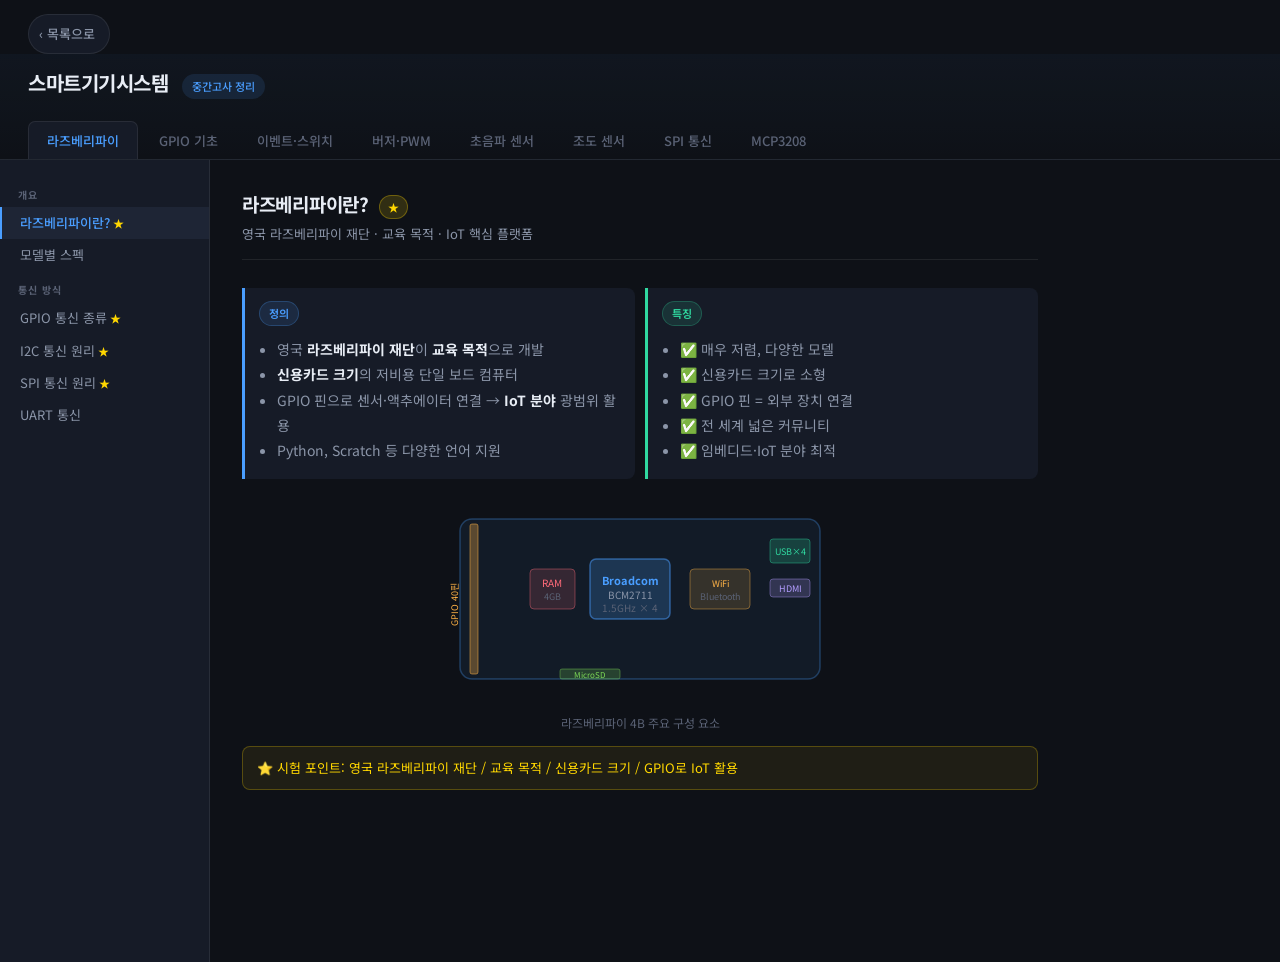
<file: smart_midterm.html>
<!DOCTYPE html>
<html lang="ko">
<head>
<meta charset="UTF-8">
<meta name="viewport" content="width=device-width, initial-scale=1.0">
<title>스마트기기시스템 중간고사 정리</title>
<link rel="stylesheet" href="shared.css">
<style>
:root {
  --c1:#4a9eff;--c1d:rgba(74,158,255,0.12);
  --c2:#30d9a0;--c2d:rgba(48,217,160,0.12);
  --c3:#ffb347;--c3d:rgba(255,179,71,0.12);
  --c4:#ff6b7a;--c4d:rgba(255,107,122,0.12);
  --c5:#b39dff;--c5d:rgba(179,157,255,0.12);
  --c6:#7dda58;--c6d:rgba(125,218,88,0.12);
  --c7:#ff64b4;--c7d:rgba(255,100,180,0.12);
  --c8:#64ffda;--c8d:rgba(100,255,218,0.12);
}
.header{background:linear-gradient(180deg,rgba(74,158,255,0.04) 0%,transparent 100%)}
.header-badge{background:rgba(74,158,255,0.12);color:var(--c1);border-color:rgba(74,158,255,0.25)}
.ch-tab.on[data-ch="1"]{color:var(--c1)}
.ch-tab.on[data-ch="2"]{color:var(--c2)}
.ch-tab.on[data-ch="3"]{color:var(--c3)}
.ch-tab.on[data-ch="4"]{color:var(--c4)}
.ch-tab.on[data-ch="5"]{color:var(--c5)}
.ch-tab.on[data-ch="6"]{color:var(--c6)}
.ch-tab.on[data-ch="7"]{color:var(--c7)}
.ch-tab.on[data-ch="8"]{color:var(--c8)}
.ch1 .sub-tab.on{border-left-color:var(--c1);color:var(--c1)}
.ch2 .sub-tab.on{border-left-color:var(--c2);color:var(--c2)}
.ch3 .sub-tab.on{border-left-color:var(--c3);color:var(--c3)}
.ch4 .sub-tab.on{border-left-color:var(--c4);color:var(--c4)}
.ch5 .sub-tab.on{border-left-color:var(--c5);color:var(--c5)}
.ch6 .sub-tab.on{border-left-color:var(--c6);color:var(--c6)}
.ch7 .sub-tab.on{border-left-color:var(--c7);color:var(--c7)}
.ch8 .sub-tab.on{border-left-color:var(--c8);color:var(--c8)}
.cl-1{border-left-color:var(--c1)} .cl-2{border-left-color:var(--c2)}
.cl-3{border-left-color:var(--c3)} .cl-4{border-left-color:var(--c4)}
.cl-5{border-left-color:var(--c5)} .cl-6{border-left-color:var(--c6)}
.cl-7{border-left-color:var(--c7)} .cl-8{border-left-color:var(--c8)}
.tip{background:var(--c5d);border-color:rgba(179,157,255,0.25);color:var(--c5)}
.warn{background:var(--c4d);border-color:rgba(255,107,122,0.25);color:var(--c4)}
.ok{background:var(--c2d);border-color:rgba(48,217,160,0.25);color:var(--c2)}
.info{background:var(--c1d);border-color:rgba(74,158,255,0.25);color:var(--c1)}
.formula{border-color:var(--c1);color:var(--c1)}
.b-1{background:var(--c1d);color:var(--c1);border-color:rgba(74,158,255,0.25)}
.b-2{background:var(--c2d);color:var(--c2);border-color:rgba(48,217,160,0.25)}
.b-3{background:var(--c3d);color:var(--c3);border-color:rgba(255,179,71,0.25)}
.b-4{background:var(--c4d);color:var(--c4);border-color:rgba(255,107,122,0.25)}
.b-5{background:var(--c5d);color:var(--c5);border-color:rgba(179,157,255,0.25)}
.b-6{background:var(--c6d);color:var(--c6);border-color:rgba(125,218,88,0.25)}
.b-7{background:var(--c7d);color:var(--c7);border-color:rgba(255,100,180,0.25)}
.b-8{background:var(--c8d);color:var(--c8);border-color:rgba(100,255,218,0.25)}
.b-gray{background:rgba(255,255,255,0.06);color:var(--tx2);border-color:var(--bor)}
.imp{color:var(--star);font-weight:600}
/* 다이어그램 공통 */
.fig{margin:12px 0;text-align:center}
.fig-cap{font-size:12px;color:var(--tx3);margin-top:6px;text-align:center}
/* 핀 테이블 색상 */
.pin-power{color:#ff6b7a}
.pin-gnd{color:#8b95a8}
.pin-gpio{color:#4a9eff}
.pin-spi{color:#30d9a0}
.pin-i2c{color:#b39dff}
.pin-uart{color:#ffb347}
.pin-pwm{color:#7dda58}
/* 애니메이션 */
@keyframes pulse{0%,100%{opacity:1}50%{opacity:0.4}}
.blink{animation:pulse 2s infinite}
</style>
</head>
<body>

<a class="back-btn" href="index.html">&#8249; 목록으로</a>

<div class="header">
  <div class="header-top">
    <h1>스마트기기시스템</h1>
    <span class="header-badge">중간고사 정리</span>
  </div>
  <div class="ch-tabs">
    <button class="ch-tab on" data-ch="1" onclick="showCh(1)">라즈베리파이</button>
    <button class="ch-tab" data-ch="2" onclick="showCh(2)">GPIO 기초</button>
    <button class="ch-tab" data-ch="3" onclick="showCh(3)">이벤트·스위치</button>
    <button class="ch-tab" data-ch="4" onclick="showCh(4)">버저·PWM</button>
    <button class="ch-tab" data-ch="5" onclick="showCh(5)">초음파 센서</button>
    <button class="ch-tab" data-ch="6" onclick="showCh(6)">조도 센서</button>
    <button class="ch-tab" data-ch="7" onclick="showCh(7)">SPI 통신</button>
    <button class="ch-tab" data-ch="8" onclick="showCh(8)">MCP3208</button>
  </div>
</div>

<div class="main">
<nav class="sidebar ch1" id="sidebar">

<!-- Ch.1 메뉴 -->
<div id="menu-1">
  <div class="sidebar-label">개요</div>
  <button class="sub-tab on" onclick="showSub(1,'intro')">라즈베리파이란?<span class="star">★</span></button>
  <button class="sub-tab" onclick="showSub(1,'spec')">모델별 스펙</button>
  <div class="sidebar-label">통신 방식</div>
  <button class="sub-tab" onclick="showSub(1,'comm')">GPIO 통신 종류<span class="star">★</span></button>
  <button class="sub-tab" onclick="showSub(1,'i2c')">I2C 통신 원리<span class="star">★</span></button>
  <button class="sub-tab" onclick="showSub(1,'spi_intro')">SPI 통신 원리<span class="star">★</span></button>
  <button class="sub-tab" onclick="showSub(1,'uart')">UART 통신</button>
</div>

<!-- Ch.2 메뉴 -->
<div id="menu-2" style="display:none">
  <div class="sidebar-label">핀 개념</div>
  <button class="sub-tab on" onclick="showSub(2,'gpio_def')">GPIO란?<span class="star">★</span></button>
  <button class="sub-tab" onclick="showSub(2,'pinmap')">핀 번호 체계</button>
  <button class="sub-tab" onclick="showSub(2,'setup')">GPIO.setup()<span class="star">★</span></button>
  <div class="sidebar-label">저항 설정</div>
  <button class="sub-tab" onclick="showSub(2,'pud')">PUD_UP / PUD_DOWN<span class="star">★</span></button>
  <button class="sub-tab" onclick="showSub(2,'output')">GPIO.output()</button>
  <div class="sidebar-label">부품</div>
  <button class="sub-tab" onclick="showSub(2,'bread')">빵판(Breadboard)</button>
</div>

<!-- Ch.3 메뉴 -->
<div id="menu-3" style="display:none">
  <div class="sidebar-label">이벤트 방식</div>
  <button class="sub-tab on" onclick="showSub(3,'poll')">폴링(Polling)<span class="star">★</span></button>
  <button class="sub-tab" onclick="showSub(3,'event')">이벤트(Event)<span class="star">★</span></button>
  <div class="sidebar-label">엣지 감지</div>
  <button class="sub-tab" onclick="showSub(3,'edge')">RISING·FALLING·BOTH<span class="star">★</span></button>
  <button class="sub-tab" onclick="showSub(3,'bounce')">디바운스(bouncetime)</button>
</div>

<!-- Ch.4 메뉴 -->
<div id="menu-4" style="display:none">
  <div class="sidebar-label">PWM 이론</div>
  <button class="sub-tab on" onclick="showSub(4,'pwm')">PWM이란?<span class="star">★</span></button>
  <button class="sub-tab" onclick="showSub(4,'duty')">DutyCycle<span class="star">★</span></button>
  <button class="sub-tab" onclick="showSub(4,'freq')">주파수와 소리<span class="star">★</span></button>
  <div class="sidebar-label">버저</div>
  <button class="sub-tab" onclick="showSub(4,'buzzer')">버저 종류·원리</button>
  <button class="sub-tab" onclick="showSub(4,'notes')">음표 주파수 표</button>
  <div class="sidebar-label">LED 밝기</div>
  <button class="sub-tab" onclick="showSub(4,'led_bright')">LED 밝기 공식<span class="star">★</span></button>
</div>

<!-- Ch.5 메뉴 -->
<div id="menu-5" style="display:none">
  <div class="sidebar-label">센서 이론</div>
  <button class="sub-tab on" onclick="showSub(5,'us_intro')">HC-SR04란?<span class="star">★</span></button>
  <button class="sub-tab" onclick="showSub(5,'us_how')">거리 측정 순서<span class="star">★</span></button>
  <button class="sub-tab" onclick="showSub(5,'us_calc')">거리 계산 공식<span class="star">★</span></button>
  <div class="sidebar-label">원리</div>
  <button class="sub-tab" onclick="showSub(5,'us_detail')">Echo 핀 동작</button>
  <button class="sub-tab" onclick="showSub(5,'iot_app')">IoT 활용 분야</button>
</div>

<!-- Ch.6 메뉴 -->
<div id="menu-6" style="display:none">
  <div class="sidebar-label">센서 이론</div>
  <button class="sub-tab on" onclick="showSub(6,'ldr')">LDR 광저항 원리<span class="star">★</span></button>
  <button class="sub-tab" onclick="showSub(6,'do')">디지털(DO) 출력<span class="star">★</span></button>
  <button class="sub-tab" onclick="showSub(6,'ao')">아날로그(AO) 출력</button>
  <button class="sub-tab" onclick="showSub(6,'adc_need')">왜 ADC가 필요한가<span class="star">★</span></button>
</div>

<!-- Ch.7 메뉴 -->
<div id="menu-7" style="display:none">
  <div class="sidebar-label">SPI 이론</div>
  <button class="sub-tab on" onclick="showSub(7,'spi_what')">SPI란?<span class="star">★</span></button>
  <button class="sub-tab" onclick="showSub(7,'spi_pins')">MOSI·MISO·CLK·CS<span class="star">★</span></button>
  <button class="sub-tab" onclick="showSub(7,'spi_mode')">SPI 모드 0~3<span class="star">★</span></button>
  <div class="sidebar-label">비교</div>
  <button class="sub-tab" onclick="showSub(7,'vs')">I2C vs SPI 비교<span class="star">★</span></button>
  <button class="sub-tab" onclick="showSub(7,'spi_bus')">SPI0 vs SPI1 핀</button>
</div>

<!-- Ch.8 메뉴 -->
<div id="menu-8" style="display:none">
  <div class="sidebar-label">MCP3208</div>
  <button class="sub-tab on" onclick="showSub(8,'mcp_what')">MCP3208이란?<span class="star">★</span></button>
  <button class="sub-tab" onclick="showSub(8,'protocol')">24비트 프로토콜<span class="star">★</span></button>
  <button class="sub-tab" onclick="showSub(8,'cmd')">CMD 만드는 법<span class="star">★</span></button>
  <div class="sidebar-label">데이터 처리</div>
  <button class="sub-tab" onclick="showSub(8,'response')">응답 데이터 파싱<span class="star">★</span></button>
  <button class="sub-tab" onclick="showSub(8,'voltage')">전압 변환 공식</button>
  <button class="sub-tab" onclick="showSub(8,'diff')">단일 vs 차동<span class="star">★</span></button>
</div>

</nav>

<main class="content">

<!-- ══════════════════ CH.1 라즈베리파이 ══════════════════ -->
<div class="ch-page on" id="ch-1">

<div class="sub-page on" id="sub-1-intro">
  <div class="page-title">라즈베리파이란? <span class="exam-badge">★</span></div>
  <div class="page-sub">영국 라즈베리파이 재단 · 교육 목적 · IoT 핵심 플랫폼</div>
  <div class="g2">
    <div class="cl cl-1">
      <span class="badge b-1">정의</span>
      <ul style="margin-top:8px">
        <li>영국 <strong>라즈베리파이 재단</strong>이 <strong>교육 목적</strong>으로 개발</li>
        <li><strong>신용카드 크기</strong>의 저비용 단일 보드 컴퓨터</li>
        <li>GPIO 핀으로 센서·액추에이터 연결 → <strong>IoT 분야</strong> 광범위 활용</li>
        <li>Python, Scratch 등 다양한 언어 지원</li>
      </ul>
    </div>
    <div class="cl cl-2">
      <span class="badge b-2">특징</span>
      <ul style="margin-top:8px">
        <li>✅ 매우 저렴, 다양한 모델</li>
        <li>✅ 신용카드 크기로 소형</li>
        <li>✅ GPIO 핀 = 외부 장치 연결</li>
        <li>✅ 전 세계 넓은 커뮤니티</li>
        <li>✅ 임베디드·IoT 분야 최적</li>
      </ul>
    </div>
  </div>
  <div class="fig">
    <svg viewBox="0 0 420 200" width="100%" style="max-width:420px">
      <!-- 보드 외형 -->
      <rect x="30" y="20" width="360" height="160" rx="12" fill="rgba(74,158,255,0.07)" stroke="rgba(74,158,255,0.3)" stroke-width="1.5"/>
      <!-- CPU -->
      <rect x="160" y="60" width="80" height="60" rx="6" fill="rgba(74,158,255,0.2)" stroke="rgba(74,158,255,0.5)" stroke-width="1.5"/>
      <text x="200" y="86" text-anchor="middle" font-size="11" fill="#4a9eff" font-weight="700">Broadcom</text>
      <text x="200" y="100" text-anchor="middle" font-size="10" fill="#8b95a8">BCM2711</text>
      <text x="200" y="113" text-anchor="middle" font-size="10" fill="#5a6275">1.5GHz × 4</text>
      <!-- GPIO 핀 -->
      <rect x="40" y="25" width="8" height="150" rx="2" fill="rgba(255,179,71,0.3)" stroke="rgba(255,179,71,0.5)" stroke-width="1"/>
      <text x="28" y="105" text-anchor="middle" font-size="9" fill="#ffb347" transform="rotate(-90,28,105)">GPIO 40핀</text>
      <!-- USB -->
      <rect x="340" y="40" width="40" height="24" rx="3" fill="rgba(48,217,160,0.2)" stroke="rgba(48,217,160,0.4)" stroke-width="1"/>
      <text x="360" y="56" text-anchor="middle" font-size="9" fill="#30d9a0">USB×4</text>
      <!-- HDMI -->
      <rect x="340" y="80" width="40" height="18" rx="3" fill="rgba(179,157,255,0.2)" stroke="rgba(179,157,255,0.4)" stroke-width="1"/>
      <text x="360" y="93" text-anchor="middle" font-size="9" fill="#b39dff">HDMI</text>
      <!-- RAM -->
      <rect x="100" y="70" width="45" height="40" rx="4" fill="rgba(255,107,122,0.15)" stroke="rgba(255,107,122,0.4)" stroke-width="1"/>
      <text x="122" y="88" text-anchor="middle" font-size="10" fill="#ff6b7a">RAM</text>
      <text x="122" y="101" text-anchor="middle" font-size="9" fill="#5a6275">4GB</text>
      <!-- MicroSD -->
      <rect x="130" y="170" width="60" height="10" rx="2" fill="rgba(125,218,88,0.2)" stroke="rgba(125,218,88,0.4)" stroke-width="1"/>
      <text x="160" y="179" text-anchor="middle" font-size="8" fill="#7dda58">MicroSD</text>
      <!-- WiFi -->
      <rect x="260" y="70" width="60" height="40" rx="4" fill="rgba(255,179,71,0.15)" stroke="rgba(255,179,71,0.4)" stroke-width="1"/>
      <text x="290" y="88" text-anchor="middle" font-size="9" fill="#ffb347">WiFi</text>
      <text x="290" y="101" text-anchor="middle" font-size="9" fill="#5a6275">Bluetooth</text>
    </svg>
    <p class="fig-cap">라즈베리파이 4B 주요 구성 요소</p>
  </div>
  <div class="star-box">⭐ 시험 포인트: 영국 라즈베리파이 재단 / 교육 목적 / 신용카드 크기 / GPIO로 IoT 활용</div>
</div>

<div class="sub-page" id="sub-1-spec">
  <div class="page-title">주요 모델 스펙</div>
  <div class="page-sub">Raspberry Pi 역대 모델 비교</div>
  <table>
    <tr><th>모델</th><th>출시</th><th>CPU</th><th>메모리</th><th>GPIO</th><th>WiFi/BT</th></tr>
    <tr><td>Pi 3 B</td><td>2016</td><td>1.2GHz 쿼드</td><td>1GB</td><td>40핀</td><td class="imp">내장</td></tr>
    <tr><td class="imp">Pi 4 B</td><td>2019</td><td class="imp">1.5GHz 쿼드</td><td class="imp">2/4/8GB</td><td>40핀</td><td class="imp">내장</td></tr>
    <tr><td>Pi 5</td><td>2023</td><td>2.4GHz 쿼드 A76</td><td>4/8GB</td><td>40핀</td><td>내장</td></tr>
    <tr><td>Pi Zero 2 W</td><td>2021</td><td>Cortex-A53 쿼드</td><td>512MB</td><td>40핀</td><td>내장</td></tr>
  </table>
  <div class="info">현재 실습에 사용하는 모델: <strong>Raspberry Pi 4 B</strong></div>
</div>

<div class="sub-page" id="sub-1-comm">
  <div class="page-title">GPIO가 지원하는 통신 종류 <span class="exam-badge">★</span></div>
  <div class="page-sub">5가지 핵심 — 동기/비동기, 속도, 용도 구분</div>
  <div class="fig">
    <svg viewBox="0 0 480 220" width="100%" style="max-width:480px">
      <!-- I2C -->
      <rect x="10" y="10" width="85" height="90" rx="8" fill="rgba(179,157,255,0.1)" stroke="rgba(179,157,255,0.4)" stroke-width="1.5"/>
      <text x="52" y="35" text-anchor="middle" font-size="13" fill="#b39dff" font-weight="700">I2C</text>
      <text x="52" y="52" text-anchor="middle" font-size="9" fill="#8b95a8">2선 (SCL+SDA)</text>
      <text x="52" y="66" text-anchor="middle" font-size="9" fill="#8b95a8">동기 · 저속</text>
      <text x="52" y="80" text-anchor="middle" font-size="9" fill="#8b95a8">다중 슬레이브</text>
      <text x="52" y="93" text-anchor="middle" font-size="9" fill="#5a6275">센서·디스플레이</text>
      <!-- SPI -->
      <rect x="105" y="10" width="85" height="90" rx="8" fill="rgba(48,217,160,0.1)" stroke="rgba(48,217,160,0.4)" stroke-width="1.5"/>
      <text x="147" y="35" text-anchor="middle" font-size="13" fill="#30d9a0" font-weight="700">SPI</text>
      <text x="147" y="52" text-anchor="middle" font-size="9" fill="#8b95a8">4선 (MOSI+MISO</text>
      <text x="147" y="63" text-anchor="middle" font-size="9" fill="#8b95a8">+CLK+CS)</text>
      <text x="147" y="77" text-anchor="middle" font-size="9" fill="#8b95a8">동기 · <tspan fill="#30d9a0" font-weight="600">고속</tspan></text>
      <text x="147" y="91" text-anchor="middle" font-size="9" fill="#5a6275">ADC·디스플레이</text>
      <!-- UART -->
      <rect x="200" y="10" width="85" height="90" rx="8" fill="rgba(255,179,71,0.1)" stroke="rgba(255,179,71,0.4)" stroke-width="1.5"/>
      <text x="242" y="35" text-anchor="middle" font-size="13" fill="#ffb347" font-weight="700">UART</text>
      <text x="242" y="52" text-anchor="middle" font-size="9" fill="#8b95a8">2선 (TX+RX)</text>
      <text x="242" y="66" text-anchor="middle" font-size="9" fill="#ff6b7a" font-weight="600">비동기</text>
      <text x="242" y="80" text-anchor="middle" font-size="9" fill="#8b95a8">보장 없음</text>
      <text x="242" y="93" text-anchor="middle" font-size="9" fill="#5a6275">디버그·시리얼</text>
      <!-- PWM -->
      <rect x="295" y="10" width="85" height="90" rx="8" fill="rgba(125,218,88,0.1)" stroke="rgba(125,218,88,0.4)" stroke-width="1.5"/>
      <text x="337" y="35" text-anchor="middle" font-size="13" fill="#7dda58" font-weight="700">PWM</text>
      <text x="337" y="52" text-anchor="middle" font-size="9" fill="#8b95a8">1선 출력</text>
      <text x="337" y="66" text-anchor="middle" font-size="9" fill="#7dda58" font-weight="600">출력 전용</text>
      <text x="337" y="80" text-anchor="middle" font-size="9" fill="#8b95a8">주파수 출력</text>
      <text x="337" y="93" text-anchor="middle" font-size="9" fill="#5a6275">LED·버저·모터</text>
      <!-- GPIO -->
      <rect x="390" y="10" width="85" height="90" rx="8" fill="rgba(74,158,255,0.1)" stroke="rgba(74,158,255,0.4)" stroke-width="1.5"/>
      <text x="432" y="35" text-anchor="middle" font-size="13" fill="#4a9eff" font-weight="700">GPIO</text>
      <text x="432" y="52" text-anchor="middle" font-size="9" fill="#8b95a8">1핀 = 1신호</text>
      <text x="432" y="66" text-anchor="middle" font-size="9" fill="#8b95a8">HIGH / LOW</text>
      <text x="432" y="80" text-anchor="middle" font-size="9" fill="#8b95a8">디지털 입출력</text>
      <text x="432" y="93" text-anchor="middle" font-size="9" fill="#5a6275">LED·버튼 직접</text>
      <!-- 속도 비교 바 -->
      <text x="10" y="125" font-size="10" fill="#5a6275">속도</text>
      <rect x="10" y="132" width="85" height="6" rx="3" fill="rgba(179,157,255,0.2)"/>
      <rect x="10" y="132" width="40" height="6" rx="3" fill="#b39dff"/>
      <rect x="105" y="132" width="85" height="6" rx="3" fill="rgba(48,217,160,0.2)"/>
      <rect x="105" y="132" width="80" height="6" rx="3" fill="#30d9a0"/>
      <rect x="200" y="132" width="85" height="6" rx="3" fill="rgba(255,179,71,0.2)"/>
      <rect x="200" y="132" width="55" height="6" rx="3" fill="#ffb347"/>
      <rect x="295" y="132" width="85" height="6" rx="3" fill="rgba(125,218,88,0.2)"/>
      <rect x="295" y="132" width="35" height="6" rx="3" fill="#7dda58"/>
      <rect x="390" y="132" width="85" height="6" rx="3" fill="rgba(74,158,255,0.2)"/>
      <rect x="390" y="132" width="20" height="6" rx="3" fill="#4a9eff"/>
      <text x="52" y="152" text-anchor="middle" font-size="9" fill="#b39dff">중속</text>
      <text x="147" y="152" text-anchor="middle" font-size="9" fill="#30d9a0" font-weight="700">고속 ✓</text>
      <text x="242" y="152" text-anchor="middle" font-size="9" fill="#ffb347">중속</text>
      <text x="337" y="152" text-anchor="middle" font-size="9" fill="#7dda58">—</text>
      <text x="432" y="152" text-anchor="middle" font-size="9" fill="#4a9eff">즉시</text>
    </svg>
  </div>
  <table>
    <tr><th>통신</th><th>동기/비동기</th><th>선 수</th><th>속도</th><th>주용도</th></tr>
    <tr><td class="badge b-5" style="border-radius:4px">I2C</td><td>동기</td><td>2선</td><td>저속</td><td>센서, 메모리, 디스플레이</td></tr>
    <tr><td class="badge b-2" style="border-radius:4px">SPI</td><td>동기</td><td>4선</td><td class="imp">고속</td><td>ADC, 빠른 장치</td></tr>
    <tr><td class="badge b-3" style="border-radius:4px">UART</td><td class="imp">비동기</td><td>2선</td><td>중속</td><td>디버그, 시리얼</td></tr>
    <tr><td class="badge b-6" style="border-radius:4px">PWM</td><td>출력전용</td><td>1선</td><td>—</td><td>LED 밝기, 버저, 모터</td></tr>
    <tr><td class="badge b-1" style="border-radius:4px">GPIO</td><td>—</td><td>1핀</td><td>즉시</td><td>LED on/off, 버튼</td></tr>
  </table>
</div>

<div class="sub-page" id="sub-1-i2c">
  <div class="page-title">I2C 통신 원리 <span class="exam-badge">★</span></div>
  <div class="page-sub">SCL + SDA 2선 · 동기 · 브로드캐스트 방식</div>
  <div class="fig">
    <svg viewBox="0 0 460 200" width="100%" style="max-width:460px">
      <!-- 마스터 -->
      <rect x="10" y="70" width="90" height="60" rx="8" fill="rgba(74,158,255,0.15)" stroke="rgba(74,158,255,0.4)" stroke-width="1.5"/>
      <text x="55" y="97" text-anchor="middle" font-size="12" fill="#4a9eff" font-weight="700">MASTER</text>
      <text x="55" y="113" text-anchor="middle" font-size="10" fill="#8b95a8">라즈베리파이</text>
      <!-- SCL 선 -->
      <line x1="100" y1="85" x2="360" y2="85" stroke="rgba(255,179,71,0.6)" stroke-width="2" stroke-dasharray="6,3"/>
      <text x="230" y="80" text-anchor="middle" font-size="10" fill="#ffb347" font-weight="600">SCL (클럭선) — 타이밍 동기화</text>
      <!-- SDA 선 -->
      <line x1="100" y1="115" x2="360" y2="115" stroke="rgba(48,217,160,0.6)" stroke-width="2" stroke-dasharray="6,3"/>
      <text x="230" y="128" text-anchor="middle" font-size="10" fill="#30d9a0" font-weight="600">SDA (데이터선) — 데이터 송수신</text>
      <!-- 슬레이브들 -->
      <rect x="360" y="20" width="85" height="45" rx="6" fill="rgba(179,157,255,0.12)" stroke="rgba(179,157,255,0.35)" stroke-width="1.5"/>
      <text x="402" y="40" text-anchor="middle" font-size="10" fill="#b39dff">Slave 1</text>
      <text x="402" y="56" text-anchor="middle" font-size="9" fill="#5a6275">주소: 0x48</text>
      <rect x="360" y="78" width="85" height="45" rx="6" fill="rgba(179,157,255,0.12)" stroke="rgba(179,157,255,0.35)" stroke-width="1.5"/>
      <text x="402" y="98" text-anchor="middle" font-size="10" fill="#b39dff">Slave 2</text>
      <text x="402" y="114" text-anchor="middle" font-size="9" fill="#5a6275">주소: 0x50</text>
      <rect x="360" y="136" width="85" height="45" rx="6" fill="rgba(179,157,255,0.12)" stroke="rgba(179,157,255,0.35)" stroke-width="1.5"/>
      <text x="402" y="156" text-anchor="middle" font-size="10" fill="#b39dff">Slave 3</text>
      <text x="402" y="172" text-anchor="middle" font-size="9" fill="#5a6275">주소: 0x68</text>
      <!-- 연결선 -->
      <line x1="360" y1="85" x2="360" y2="42" stroke="rgba(179,157,255,0.4)" stroke-width="1.5"/>
      <line x1="360" y1="115" x2="360" y2="158" stroke="rgba(179,157,255,0.4)" stroke-width="1.5"/>
    </svg>
    <p class="fig-cap">I2C: 마스터 1개 + 슬레이브 여러개 → SDA 한 선을 공유</p>
  </div>
  <div class="card">
    <h3 style="margin-top:0">I2C 통신 과정 (4단계) <span class="exam-badge">★</span></h3>
    <div class="cl cl-1" style="margin-bottom:8px">
      <strong>① Start 신호</strong> — 마스터가 통신 시작 선언
    </div>
    <div class="cl cl-5">
      <strong>② 슬레이브 주소 7비트</strong> 전송 — 통신 대상 장치 선택 (모든 슬레이브가 듣지만 해당 주소만 응답)
    </div>
    <div class="cl cl-3" style="margin-top:8px">
      <strong>③ R/W 비트</strong><br>
      &nbsp;&nbsp;&nbsp;0 → 마스터 → 슬레이브 (쓰기)<br>
      &nbsp;&nbsp;&nbsp;1 → 슬레이브 → 마스터 (읽기)
    </div>
    <div class="cl cl-2" style="margin-top:8px">
      <strong>④ ACK</strong> — 슬레이브가 수신 확인 응답
    </div>
  </div>
  <div class="warn">⚠️ SDA 선 하나를 공유하므로 한 번에 하나의 슬레이브만 통신 가능 → 상대적으로 느림</div>
  <div class="info">용도: 센서, 메모리, LED 디스플레이 등 <strong>저속 주변 장치</strong></div>
</div>

<div class="sub-page" id="sub-1-spi_intro">
  <div class="page-title">SPI 통신 원리 <span class="exam-badge">★</span></div>
  <div class="page-sub">4선 · 동기 · 전이중 · 고속</div>
  <div class="fig">
    <svg viewBox="0 0 460 180" width="100%" style="max-width:460px">
      <!-- 마스터 -->
      <rect x="10" y="50" width="100" height="80" rx="8" fill="rgba(74,158,255,0.15)" stroke="rgba(74,158,255,0.4)" stroke-width="1.5"/>
      <text x="60" y="82" text-anchor="middle" font-size="11" fill="#4a9eff" font-weight="700">MASTER</text>
      <text x="60" y="97" text-anchor="middle" font-size="9" fill="#8b95a8">라즈베리파이</text>
      <text x="60" y="117" text-anchor="middle" font-size="8" fill="#5a6275">CLK 생성</text>
      <!-- MOSI -->
      <line x1="110" y1="70" x2="330" y2="70" stroke="rgba(48,217,160,0.7)" stroke-width="2"/>
      <polygon points="330,65 345,70 330,75" fill="#30d9a0"/>
      <text x="220" y="65" text-anchor="middle" font-size="10" fill="#30d9a0" font-weight="600">MOSI (마스터→슬레이브)</text>
      <!-- MISO -->
      <line x1="110" y1="100" x2="330" y2="100" stroke="rgba(255,107,122,0.7)" stroke-width="2"/>
      <polygon points="110,95 95,100 110,105" fill="#ff6b7a"/>
      <text x="220" y="114" text-anchor="middle" font-size="10" fill="#ff6b7a" font-weight="600">MISO (슬레이브→마스터)</text>
      <!-- CLK -->
      <line x1="110" y1="130" x2="330" y2="130" stroke="rgba(255,179,71,0.5)" stroke-width="1.5" stroke-dasharray="5,3"/>
      <text x="220" y="145" text-anchor="middle" font-size="9" fill="#ffb347">CLK (타이밍 클럭)</text>
      <!-- CS -->
      <line x1="110" y1="55" x2="330" y2="55" stroke="rgba(179,157,255,0.5)" stroke-width="1.5" stroke-dasharray="3,3"/>
      <text x="220" y="50" text-anchor="middle" font-size="9" fill="#b39dff">CS/CE (슬레이브 선택 — LOW=활성)</text>
      <!-- 슬레이브 -->
      <rect x="345" y="50" width="100" height="80" rx="8" fill="rgba(48,217,160,0.12)" stroke="rgba(48,217,160,0.35)" stroke-width="1.5"/>
      <text x="395" y="82" text-anchor="middle" font-size="11" fill="#30d9a0" font-weight="700">SLAVE</text>
      <text x="395" y="97" text-anchor="middle" font-size="9" fill="#8b95a8">MCP3208</text>
      <text x="395" y="117" text-anchor="middle" font-size="8" fill="#5a6275">CLK 수신</text>
    </svg>
    <p class="fig-cap">MOSI와 MISO 두 선 → 동시에 송수신 가능 (전이중)</p>
  </div>
  <div class="g2">
    <div class="cl cl-2">
      <span class="badge b-2">I2C와 차이점</span>
      <ul style="margin-top:8px">
        <li>선이 4개 → 송수신 <strong>동시 가능</strong></li>
        <li>I2C보다 <strong>빠름</strong></li>
        <li>슬레이브마다 <strong>CS 핀 필요</strong></li>
      </ul>
    </div>
    <div class="cl cl-3">
      <span class="badge b-3">SPI 통신 시작 조건</span>
      <ul style="margin-top:8px">
        <li><strong>CS(CE) 핀 LOW</strong> → 통신 시작</li>
        <li>CLK에 맞춰 1비트씩 송수신</li>
        <li>CS HIGH → 통신 종료</li>
      </ul>
    </div>
  </div>
</div>

<div class="sub-page" id="sub-1-uart">
  <div class="page-title">UART 통신</div>
  <div class="page-sub">Universal Asynchronous Receiver/Transmitter · 비동기</div>
  <div class="cl cl-3">
    <span class="badge b-3">UART의 특징</span>
    <ul style="margin-top:8px">
      <li><strong>비동기(Asynchronous)</strong> 통신 — 클럭 없이 미리 정한 속도(baud rate)로 통신</li>
      <li>요청-응답 <strong>보장 없음</strong> (버퍼에 쌓임 → 프린터 스풀처럼)</li>
      <li>TX(송신)와 RX(수신) 2선 사용</li>
    </ul>
  </div>
  <div class="warn">⚠️ UART는 타이밍 보장이 안 됨 → 실시간성 필요한 센서엔 부적합</div>
</div>

</div><!-- end ch-1 -->


<!-- ══════════════════ CH.2 GPIO 기초 ══════════════════ -->
<div class="ch-page" id="ch-2">

<div class="sub-page on" id="sub-2-gpio_def">
  <div class="page-title">GPIO(General Purpose Input/Output)란? <span class="exam-badge">★</span></div>
  <div class="page-sub">범용 입출력 핀 — 라즈베리파이와 외부 장치를 연결하는 관문</div>
  <div class="cl cl-1">
    <span class="badge b-1">정의</span>
    <p style="margin-top:6px">컴퓨터에서 <strong>범용 입력/출력 핀</strong>을 의미하며, 라즈베리파이 같은 단일 보드 컴퓨터에서 다양한 전자 부품과의 <strong>물리적 연결</strong>을 가능하게 하는 핀</p>
    <ul style="margin-top:8px">
      <li>GPIO 핀으로 센서, 모터, LED 등 외부 장치를 연결</li>
      <li>프로그래밍을 통해 데이터를 읽거나 장치를 제어</li>
      <li><strong>디지털 신호 입력(읽기) / 출력(쓰기)</strong> 용도</li>
    </ul>
  </div>
  <div class="fig">
    <svg viewBox="0 0 460 160" width="100%" style="max-width:460px">
      <!-- 라즈베리파이 박스 -->
      <rect x="10" y="30" width="200" height="100" rx="8" fill="rgba(74,158,255,0.08)" stroke="rgba(74,158,255,0.3)" stroke-width="1.5"/>
      <text x="110" y="55" text-anchor="middle" font-size="12" fill="#4a9eff" font-weight="700">라즈베리파이</text>
      <!-- GPIO 핀들 -->
      <rect x="195" y="45" width="10" height="8" rx="1" fill="#ffb347"/>
      <rect x="195" y="58" width="10" height="8" rx="1" fill="#4a9eff"/>
      <rect x="195" y="71" width="10" height="8" rx="1" fill="#4a9eff"/>
      <rect x="195" y="84" width="10" height="8" rx="1" fill="#ff6b7a"/>
      <rect x="195" y="97" width="10" height="8" rx="1" fill="#8b95a8"/>
      <rect x="195" y="110" width="10" height="8" rx="1" fill="#4a9eff"/>
      <text x="160" y="145" text-anchor="middle" font-size="9" fill="#ffb347">3.3V</text>
      <text x="160" y="155" text-anchor="middle" font-size="9" fill="#4a9eff">GPIO</text>
      <!-- 화살표들 -->
      <line x1="205" y1="49" x2="270" y2="49" stroke="rgba(255,179,71,0.5)" stroke-width="1.5"/>
      <line x1="205" y1="62" x2="270" y2="75" stroke="rgba(74,158,255,0.6)" stroke-width="1.5"/>
      <line x1="205" y1="75" x2="270" y2="105" stroke="rgba(74,158,255,0.6)" stroke-width="1.5"/>
      <line x1="205" y1="88" x2="270" y2="130" stroke="rgba(255,107,122,0.5)" stroke-width="1.5"/>
      <!-- 외부 장치들 -->
      <circle cx="290" cy="49" r="12" fill="rgba(255,179,71,0.2)" stroke="rgba(255,179,71,0.5)" stroke-width="1.5"/>
      <text x="290" y="54" text-anchor="middle" font-size="9" fill="#ffb347">전원</text>
      <rect x="275" y="63" width="50" height="22" rx="4" fill="rgba(74,158,255,0.15)" stroke="rgba(74,158,255,0.4)" stroke-width="1.5"/>
      <text x="300" y="78" text-anchor="middle" font-size="9" fill="#4a9eff">LED</text>
      <rect x="275" y="93" width="50" height="22" rx="4" fill="rgba(74,158,255,0.15)" stroke="rgba(74,158,255,0.4)" stroke-width="1.5"/>
      <text x="300" y="108" text-anchor="middle" font-size="9" fill="#4a9eff">버튼</text>
      <rect x="275" y="119" width="50" height="22" rx="4" fill="rgba(255,107,122,0.15)" stroke="rgba(255,107,122,0.4)" stroke-width="1.5"/>
      <text x="300" y="134" text-anchor="middle" font-size="9" fill="#ff6b7a">센서</text>
      <text x="380" y="80" font-size="11" fill="#4a9eff">← 출력</text>
      <text x="380" y="110" font-size="11" fill="#30d9a0">↔ 입력</text>
    </svg>
  </div>
</div>

<div class="sub-page" id="sub-2-pinmap">
  <div class="page-title">핀 번호 체계 — BOARD vs BCM</div>
  <div class="page-sub">GPIO.setmode()로 선택 · 헷갈리면 BCM 기준 외우기</div>
  <div class="g2">
    <div class="cl cl-3">
      <span class="badge b-3">GPIO.BOARD</span>
      <p style="margin-top:6px">보드 <strong>물리적 위치</strong>로 지정<br>핀 1번~40번 순서대로</p>
    </div>
    <div class="cl cl-1">
      <span class="badge b-1">GPIO.BCM</span>
      <p style="margin-top:6px">Broadcom SOC <strong>채널 번호</strong>로 지정<br>소프트웨어적 GPIO 번호 (실습에서 주로 사용)</p>
    </div>
  </div>
  <div class="card">
    <table>
      <tr><th>물리적 핀</th><th>BCM 번호</th><th>기능</th></tr>
      <tr><td>11</td><td class="pin-gpio imp">GPIO 17</td><td>일반 GPIO</td></tr>
      <tr><td>12</td><td class="pin-pwm imp">GPIO 18</td><td>PWM 출력 가능</td></tr>
      <tr><td>13</td><td class="pin-gpio">GPIO 27</td><td>일반 GPIO</td></tr>
      <tr><td>15</td><td class="pin-gpio">GPIO 22</td><td>일반 GPIO</td></tr>
      <tr><td>19</td><td class="pin-spi imp">GPIO 10 (MOSI)</td><td>SPI0 MOSI</td></tr>
      <tr><td>21</td><td class="pin-spi imp">GPIO 9 (MISO)</td><td>SPI0 MISO</td></tr>
      <tr><td>23</td><td class="pin-spi imp">GPIO 11 (SCLK)</td><td>SPI0 CLK</td></tr>
      <tr><td>24</td><td class="pin-spi imp">GPIO 8 (CE0)</td><td>SPI0 슬레이브0</td></tr>
      <tr><td>26</td><td class="pin-spi">GPIO 7 (CE1)</td><td>SPI0 슬레이브1</td></tr>
    </table>
  </div>
</div>

<div class="sub-page" id="sub-2-setup">
  <div class="page-title">GPIO.setup() 인자 <span class="exam-badge">★</span></div>
  <div class="page-sub">핀을 입력/출력으로 설정하는 핵심 함수</div>
  <table>
    <tr><th>인자</th><th>값</th><th>설명</th></tr>
    <tr><td>channel</td><td>int / list</td><td>설정할 GPIO 핀 번호</td></tr>
    <tr><td>direction</td><td><span class="badge b-2">GPIO.IN</span> / <span class="badge b-1">GPIO.OUT</span></td><td>입력 모드 / 출력 모드</td></tr>
    <tr><td>pull_up_down</td><td>PUD_UP / PUD_DOWN / PUD_OFF</td><td>내부 저항 설정 (선택)</td></tr>
    <tr><td>initial</td><td>HIGH / LOW</td><td>초기 출력 상태 (선택)</td></tr>
  </table>
</div>

<div class="sub-page" id="sub-2-pud">
  <div class="page-title">PUD_UP / PUD_DOWN <span class="exam-badge">★</span></div>
  <div class="page-sub">내부 저항 설정 — 플로팅(floating) 방지</div>
  <div class="warn">⚠️ 왜 필요한가? 버튼을 안 눌렀을 때 핀이 아무것도 연결 안 된 상태(floating)가 되면 노이즈로 값이 불안정해짐 → 저항으로 기본값 고정!</div>
  <div class="fig">
    <svg viewBox="0 0 460 200" width="100%" style="max-width:460px">
      <!-- PUD_UP 영역 -->
      <rect x="10" y="10" width="210" height="180" rx="8" fill="rgba(48,217,160,0.05)" stroke="rgba(48,217,160,0.25)" stroke-width="1"/>
      <text x="115" y="30" text-anchor="middle" font-size="11" fill="#30d9a0" font-weight="700">PUD_UP (풀업)</text>
      <!-- 회로 -->
      <line x1="115" y1="40" x2="115" y2="60" stroke="#30d9a0" stroke-width="2"/>
      <text x="130" y="53" font-size="9" fill="#ffb347">3.3V</text>
      <!-- 저항 -->
      <rect x="100" y="60" width="30" height="18" rx="3" fill="rgba(48,217,160,0.2)" stroke="#30d9a0" stroke-width="1.5"/>
      <text x="115" y="73" text-anchor="middle" font-size="8" fill="#30d9a0">R↑</text>
      <line x1="115" y1="78" x2="115" y2="110" stroke="#30d9a0" stroke-width="2"/>
      <text x="135" y="100" font-size="9" fill="#4a9eff">GPIO 핀</text>
      <!-- 버튼 -->
      <line x1="115" y1="110" x2="115" y2="130" stroke="#30d9a0" stroke-width="2"/>
      <rect x="100" y="130" width="30" height="18" rx="3" fill="rgba(255,179,71,0.2)" stroke="#ffb347" stroke-width="1.5"/>
      <text x="115" y="143" text-anchor="middle" font-size="8" fill="#ffb347">BTN</text>
      <line x1="115" y1="148" x2="115" y2="165" stroke="#30d9a0" stroke-width="2"/>
      <text x="130" y="168" font-size="9" fill="#8b95a8">GND</text>
      <!-- 상태 -->
      <text x="115" y="185" text-anchor="middle" font-size="10" fill="#8b95a8">미입력: <tspan fill="#30d9a0" font-weight="700">HIGH</tspan></text>
      <text x="115" y="197" text-anchor="middle" font-size="10" fill="#8b95a8">눌렸을 때: <tspan fill="#ff6b7a" font-weight="700">LOW</tspan></text>
      <!-- PUD_DOWN 영역 -->
      <rect x="240" y="10" width="210" height="180" rx="8" fill="rgba(255,107,122,0.05)" stroke="rgba(255,107,122,0.25)" stroke-width="1"/>
      <text x="345" y="30" text-anchor="middle" font-size="11" fill="#ff6b7a" font-weight="700">PUD_DOWN (풀다운)</text>
      <!-- 회로 -->
      <line x1="345" y1="40" x2="345" y2="70" stroke="#ff6b7a" stroke-width="2"/>
      <text x="360" y="53" font-size="9" fill="#ffb347">3.3V</text>
      <rect x="330" y="70" width="30" height="18" rx="3" fill="rgba(255,179,71,0.2)" stroke="#ffb347" stroke-width="1.5"/>
      <text x="345" y="83" text-anchor="middle" font-size="8" fill="#ffb347">BTN</text>
      <line x1="345" y1="88" x2="345" y2="110" stroke="#ff6b7a" stroke-width="2"/>
      <text x="360" y="100" font-size="9" fill="#4a9eff">GPIO 핀</text>
      <rect x="330" y="110" width="30" height="18" rx="3" fill="rgba(255,107,122,0.2)" stroke="#ff6b7a" stroke-width="1.5"/>
      <text x="345" y="123" text-anchor="middle" font-size="8" fill="#ff6b7a">R↓</text>
      <line x1="345" y1="128" x2="345" y2="165" stroke="#ff6b7a" stroke-width="2"/>
      <text x="360" y="168" font-size="9" fill="#8b95a8">GND</text>
      <text x="345" y="185" text-anchor="middle" font-size="10" fill="#8b95a8">미입력: <tspan fill="#ff6b7a" font-weight="700">LOW</tspan></text>
      <text x="345" y="197" text-anchor="middle" font-size="10" fill="#8b95a8">눌렸을 때: <tspan fill="#30d9a0" font-weight="700">HIGH</tspan></text>
    </svg>
    <p class="fig-cap">풀업: 기본 HIGH (눌리면 LOW) / 풀다운: 기본 LOW (눌리면 HIGH)</p>
  </div>
  <table>
    <tr><th>설정</th><th>기본 상태</th><th>버튼 누를 때</th><th>주로 사용</th></tr>
    <tr><td><span class="badge b-2">GPIO.PUD_UP</span></td><td class="imp">HIGH</td><td>LOW</td><td>실습에서 주로 사용</td></tr>
    <tr><td><span class="badge b-4">GPIO.PUD_DOWN</span></td><td>LOW</td><td class="imp">HIGH</td><td>—</td></tr>
  </table>
  <div class="star-box">⭐ PUD_UP 쓸 때: FALLING = 버튼 누름 / RISING = 버튼 뗌</div>
</div>

<div class="sub-page" id="sub-2-output">
  <div class="page-title">GPIO.output() — 핀 출력</div>
  <div class="page-sub">출력 모드로 설정된 핀의 High/Low 제어</div>
  <div class="cl cl-1">
    <span class="badge b-1">사용법</span>
    <ul style="margin-top:8px">
      <li>핀 하나: <code>GPIO.output(17, GPIO.HIGH)</code></li>
      <li>여러 핀: <code>GPIO.output([17,22,27], [1,0,1])</code></li>
    </ul>
  </div>
</div>

<div class="sub-page" id="sub-2-bread">
  <div class="page-title">빵판(Breadboard)</div>
  <div class="page-sub">무납땜 전자회로 시제품 제작 장치</div>
  <div class="fig">
    <svg viewBox="0 0 400 160" width="100%" style="max-width:400px">
      <!-- 빵판 외형 -->
      <rect x="20" y="20" width="360" height="120" rx="8" fill="rgba(255,255,255,0.04)" stroke="rgba(255,255,255,0.15)" stroke-width="1.5"/>
      <!-- 중앙 홈 -->
      <rect x="20" y="77" width="360" height="6" rx="1" fill="rgba(0,0,0,0.4)" stroke="rgba(255,255,255,0.1)" stroke-width="1"/>
      <text x="200" y="83" text-anchor="middle" font-size="9" fill="#5a6275">— 중앙 홈 (여기를 넘어서 IC 칩 꽂기) —</text>
      <!-- 상단 구멍들 -->
      <text x="40" y="50" font-size="9" fill="#ff6b7a">+</text>
      <text x="60" y="50" font-size="9" fill="#ff6b7a">+</text>
      <text x="80" y="50" font-size="9" fill="#ff6b7a">+</text>
      <text x="30" y="45" font-size="8" fill="#ff6b7a">전원(+)</text>
      <text x="40" y="62" font-size="9" fill="#4a5268">-</text>
      <text x="60" y="62" font-size="9" fill="#4a5268">-</text>
      <text x="80" y="62" font-size="9" fill="#4a5268">-</text>
      <text x="30" y="57" font-size="8" fill="#8b95a8">GND(-)</text>
      <!-- 중간 구멍들 (연결 방향 표시) -->
      <line x1="180" y1="35" x2="180" y2="75" stroke="rgba(74,158,255,0.3)" stroke-width="10" stroke-dasharray="4,4"/>
      <text x="185" y="55" font-size="9" fill="#4a9eff">↕ 세로 연결</text>
      <!-- 하단 -->
      <line x1="30" y1="100" x2="370" y2="100" stroke="rgba(255,179,71,0.2)" stroke-width="6"/>
      <text x="200" y="103" text-anchor="middle" font-size="9" fill="#ffb347">↔ 가로 연결</text>
    </svg>
    <p class="fig-cap">중앙 홈을 기준으로 좌우 분리 / 세로 방향(열)으로 연결됨</p>
  </div>
  <div class="warn">⚠️ IC 칩(MCP3208 등)은 반드시 중앙 홈을 넘어 꽂아야 함! 안 넘으면 양쪽 다리가 연결되어 회로 단락(고장)</div>
</div>

</div><!-- end ch-2 -->


<!-- ══════════════════ CH.3 이벤트·스위치 ══════════════════ -->
<div class="ch-page" id="ch-3">

<div class="sub-page on" id="sub-3-poll">
  <div class="page-title">폴링(Polling) 방식 <span class="exam-badge">★</span></div>
  <div class="page-sub">메인 루프에서 직접 핀 상태를 반복해서 확인</div>
  <div class="cl cl-3">
    <span class="badge b-3">폴링이란?</span>
    <p style="margin-top:6px">메인 루프가 핀 상태를 계속 읽어가며 변화를 감지하는 방식. 버튼을 직접 감시함.</p>
  </div>
  <div class="g2" style="margin-top:12px">
    <div class="cl cl-2">
      <span class="badge b-2">장점</span>
      <ul style="margin-top:8px">
        <li>구현이 단순</li>
        <li>타이밍 직접 제어 가능</li>
      </ul>
    </div>
    <div class="cl cl-4">
      <span class="badge b-4">단점</span>
      <ul style="margin-top:8px">
        <li>CPU 낭비 (입력 없어도 루프 실행)</li>
        <li>메인 스레드 블로킹 (다른 작업 병행 불가)</li>
        <li>짧은 신호 누락 가능</li>
        <li>응답 지연 (polling 간격만큼)</li>
      </ul>
    </div>
  </div>
</div>

<div class="sub-page" id="sub-3-event">
  <div class="page-title">이벤트(Event) 방식 <span class="exam-badge">★</span></div>
  <div class="page-sub">GPIO.add_event_detect() — 비동기 콜백</div>
  <div class="cl cl-2">
    <span class="badge b-2">이벤트 방식이란?</span>
    <p style="margin-top:6px">특정 핀의 신호 변화를 <strong>비동기적으로 감지</strong>하여 자동으로 콜백 함수를 호출. 메인 루프를 점유하지 않음.</p>
  </div>
  <div class="fig">
    <svg viewBox="0 0 440 130" width="100%" style="max-width:440px">
      <!-- 타임라인 -->
      <line x1="30" y1="60" x2="410" y2="60" stroke="rgba(255,255,255,0.2)" stroke-width="1.5"/>
      <!-- 버튼 신호 -->
      <text x="15" y="40" text-anchor="middle" font-size="9" fill="#8b95a8" transform="rotate(-90,15,60)">GPIO</text>
      <polyline points="30,60 80,60 80,35 180,35 180,60 300,60 300,35 380,35 380,60 410,60" fill="none" stroke="#ffb347" stroke-width="2.5"/>
      <!-- FALLING 화살표 -->
      <line x1="80" y1="35" x2="80" y2="65" stroke="#ff6b7a" stroke-width="2" stroke-dasharray="4,2"/>
      <polygon points="76,65 80,75 84,65" fill="#ff6b7a"/>
      <text x="80" y="90" text-anchor="middle" font-size="9" fill="#ff6b7a" font-weight="600">FALLING</text>
      <text x="80" y="102" text-anchor="middle" font-size="8" fill="#5a6275">콜백 호출!</text>
      <!-- RISING 화살표 -->
      <line x1="180" y1="55" x2="180" y2="20" stroke="#30d9a0" stroke-width="2" stroke-dasharray="4,2"/>
      <polygon points="176,20 180,10 184,20" fill="#30d9a0"/>
      <text x="180" y="90" text-anchor="middle" font-size="9" fill="#30d9a0" font-weight="600">RISING</text>
      <text x="180" y="102" text-anchor="middle" font-size="8" fill="#5a6275">콜백 호출!</text>
      <!-- HIGH/LOW 레이블 -->
      <text x="130" y="30" text-anchor="middle" font-size="8" fill="#ffb347">HIGH (눌림)</text>
      <text x="55" y="70" text-anchor="middle" font-size="8" fill="#8b95a8">LOW</text>
      <!-- 두번째 구간 -->
      <line x1="300" y1="35" x2="300" y2="65" stroke="#ff6b7a" stroke-width="2" stroke-dasharray="4,2"/>
      <polygon points="296,65 300,75 304,65" fill="#ff6b7a"/>
      <text x="300" y="90" text-anchor="middle" font-size="9" fill="#ff6b7a">FALLING</text>
      <line x1="380" y1="55" x2="380" y2="20" stroke="#30d9a0" stroke-width="2" stroke-dasharray="4,2"/>
      <polygon points="376,20 380,10 384,20" fill="#30d9a0"/>
      <text x="380" y="90" text-anchor="middle" font-size="9" fill="#30d9a0">RISING</text>
    </svg>
    <p class="fig-cap">신호가 변화하는 순간(엣지)에 자동으로 콜백 함수 실행</p>
  </div>
  <table>
    <tr><th>인자</th><th>설명</th></tr>
    <tr><td>channel</td><td>감지할 GPIO 핀 번호</td></tr>
    <tr><td>edge</td><td>RISING / FALLING / BOTH</td></tr>
    <tr><td>callback</td><td>이벤트 발생 시 호출할 함수</td></tr>
    <tr><td>bouncetime</td><td>디바운스 시간(ms) — 중복 이벤트 방지</td></tr>
  </table>
</div>

<div class="sub-page" id="sub-3-edge">
  <div class="page-title">RISING · FALLING · BOTH <span class="exam-badge">★</span></div>
  <div class="page-sub">어느 순간에 이벤트를 감지할지 선택</div>
  <div class="fig">
    <svg viewBox="0 0 440 120" width="100%" style="max-width:440px">
      <line x1="30" y1="80" x2="410" y2="80" stroke="rgba(255,255,255,0.15)" stroke-width="1"/>
      <text x="15" y="45" font-size="9" fill="#30d9a0">HIGH</text>
      <text x="15" y="85" font-size="9" fill="#ff6b7a">LOW</text>
      <!-- 파형 -->
      <polyline points="30,80 80,80 80,30 200,30 200,80 280,80 280,30 380,30 380,80 410,80" fill="none" stroke="rgba(255,179,71,0.6)" stroke-width="2.5"/>
      <!-- FALLING 포인트 -->
      <circle cx="80" cy="55" r="6" fill="none" stroke="#ff6b7a" stroke-width="2"/>
      <text x="80" y="110" text-anchor="middle" font-size="10" fill="#ff6b7a" font-weight="700">FALLING</text>
      <text x="80" y="120" text-anchor="middle" font-size="8" fill="#5a6275">HIGH→LOW</text>
      <!-- RISING 포인트 -->
      <circle cx="200" cy="55" r="6" fill="none" stroke="#30d9a0" stroke-width="2"/>
      <text x="200" y="110" text-anchor="middle" font-size="10" fill="#30d9a0" font-weight="700">RISING</text>
      <text x="200" y="120" text-anchor="middle" font-size="8" fill="#5a6275">LOW→HIGH</text>
      <!-- FALLING2 -->
      <circle cx="280" cy="55" r="6" fill="none" stroke="#ff6b7a" stroke-width="2"/>
      <text x="280" y="110" text-anchor="middle" font-size="10" fill="#ff6b7a" font-weight="700">FALLING</text>
      <!-- RISING2 -->
      <circle cx="380" cy="55" r="6" fill="none" stroke="#30d9a0" stroke-width="2"/>
      <text x="380" y="110" text-anchor="middle" font-size="10" fill="#30d9a0" font-weight="700">RISING</text>
      <!-- BOTH 화살표 -->
      <text x="330" y="20" text-anchor="middle" font-size="9" fill="#b39dff">BOTH = 둘 다</text>
    </svg>
    <p class="fig-cap">PUD_UP 기준: 버튼 누름=FALLING, 버튼 뗌=RISING</p>
  </div>
  <table>
    <tr><th>이벤트</th><th>신호 변화</th><th>PUD_UP 기준</th></tr>
    <tr><td><span class="badge b-4">GPIO.FALLING</span></td><td>HIGH → LOW</td><td class="imp">버튼 누를 때</td></tr>
    <tr><td><span class="badge b-2">GPIO.RISING</span></td><td>LOW → HIGH</td><td>버튼 뗄 때</td></tr>
    <tr><td><span class="badge b-5">GPIO.BOTH</span></td><td>양방향</td><td>누를 때 + 뗄 때</td></tr>
  </table>
  <div class="star-box">⭐ 실습에서: GPIO.FALLING 이벤트로 버튼 누름 감지 (PUD_UP 설정 상태)</div>
</div>

<div class="sub-page" id="sub-3-bounce">
  <div class="page-title">디바운스(bouncetime)</div>
  <div class="page-sub">버튼 채터링(bouncing) 방지</div>
  <div class="fig">
    <svg viewBox="0 0 440 120" width="100%" style="max-width:440px">
      <!-- 채터링 발생 신호 -->
      <text x="30" y="20" font-size="10" fill="#ff6b7a">채터링 발생 (실제 신호)</text>
      <polyline points="30,70 80,70 80,40 95,40 95,70 110,70 110,40 170,40 170,70 200,70" fill="none" stroke="#ff6b7a" stroke-width="2"/>
      <!-- 디바운스 후 신호 -->
      <text x="230" y="20" font-size="10" fill="#30d9a0">디바운스 후 (처리 신호)</text>
      <polyline points="230,70 280,70 280,40 390,40 390,70 420,70" fill="none" stroke="#30d9a0" stroke-width="2.5"/>
      <!-- 화살표 -->
      <text x="205" y="55" font-size="14" fill="#5a6275">→</text>
      <!-- 타이머 표시 -->
      <rect x="280" y="75" width="110" height="14" rx="2" fill="rgba(255,179,71,0.15)"/>
      <text x="335" y="86" text-anchor="middle" font-size="9" fill="#ffb347">bouncetime (ms)</text>
    </svg>
    <p class="fig-cap">버튼을 물리적으로 누를 때 수ms 동안 신호가 불안정하게 진동 → bouncetime으로 무시</p>
  </div>
  <div class="info">bouncetime=300 → 콜백 실행 후 300ms 동안 추가 이벤트 무시</div>
</div>

</div><!-- end ch-3 -->


<!-- ══════════════════ CH.4 버저·PWM ══════════════════ -->
<div class="ch-page" id="ch-4">

<div class="sub-page on" id="sub-4-pwm">
  <div class="page-title">PWM(Pulse Width Modulation)이란? <span class="exam-badge">★</span></div>
  <div class="page-sub">펄스폭 변조 — 디지털로 아날로그 효과 내기</div>
  <div class="cl cl-1">
    <span class="badge b-1">정의</span>
    <p style="margin-top:6px">디지털 핀에서 <strong>ON/OFF 비율을 조절</strong>하여 아날로그처럼 동작하게 하는 방식</p>
  </div>
  <div class="fig">
    <svg viewBox="0 0 460 200" width="100%" style="max-width:460px">
      <!-- 25% 듀티 -->
      <text x="10" y="22" font-size="10" fill="#ff6b7a">25% DutyCycle</text>
      <line x1="10" y1="55" x2="450" y2="55" stroke="rgba(255,255,255,0.08)" stroke-width="1"/>
      <polyline points="10,55 10,28 50,28 50,55 150,55 150,28 190,28 190,55 290,55 290,28 330,28 330,55 430,55" fill="none" stroke="#ff6b7a" stroke-width="2.5"/>
      <text x="235" y="14" text-anchor="middle" font-size="9" fill="#ff6b7a">ON 25%</text>
      <text x="235" y="68" text-anchor="middle" font-size="9" fill="#5a6275">OFF 75%</text>
      <!-- 50% 듀티 -->
      <text x="10" y="98" font-size="10" fill="#ffb347">50% DutyCycle</text>
      <line x1="10" y1="135" x2="450" y2="135" stroke="rgba(255,255,255,0.08)" stroke-width="1"/>
      <polyline points="10,135 10,108 90,108 90,135 170,135 170,108 250,108 250,135 330,135 330,108 410,108 410,135 450,135" fill="none" stroke="#ffb347" stroke-width="2.5"/>
      <text x="235" y="92" text-anchor="middle" font-size="9" fill="#ffb347">ON 50% = OFF 50%</text>
      <!-- 75% 듀티 -->
      <text x="10" y="162" font-size="10" fill="#30d9a0">75% DutyCycle</text>
      <line x1="10" y1="195" x2="450" y2="195" stroke="rgba(255,255,255,0.08)" stroke-width="1"/>
      <polyline points="10,195 10,168 120,168 120,195 170,195 170,168 290,168 290,195 340,195 340,168 450,168" fill="none" stroke="#30d9a0" stroke-width="2.5"/>
      <text x="235" y="158" text-anchor="middle" font-size="9" fill="#30d9a0">ON 75%</text>
    </svg>
    <p class="fig-cap">DutyCycle이 높을수록 평균 전력 ↑ → LED 밝기↑ / 버저 음색 변화</p>
  </div>
  <div class="g2">
    <div class="cl cl-1">
      <span class="badge b-1">주파수(Hz)</span>
      <p style="margin-top:6px">1초당 PWM 신호가 반복되는 횟수<br>→ 소리의 <strong>높낮이</strong> 결정</p>
    </div>
    <div class="cl cl-3">
      <span class="badge b-3">DutyCycle(%)</span>
      <p style="margin-top:6px">한 주기에서 ON 상태 비율<br>→ LED <strong>밝기</strong> / 버저 <strong>음색</strong> 결정</p>
    </div>
  </div>
  <table>
    <tr><th>PWM 응용</th><th>주파수 역할</th><th>DutyCycle 역할</th></tr>
    <tr><td>🔊 버저</td><td class="imp">음정(높낮이) 결정</td><td>음색 (얇음↔두꺼움)</td></tr>
    <tr><td>💡 LED</td><td>깜빡임 속도</td><td class="imp">밝기 결정</td></tr>
    <tr><td>⚙️ 모터</td><td>진동 주파수</td><td>속도 결정</td></tr>
  </table>
</div>

<div class="sub-page" id="sub-4-duty">
  <div class="page-title">DutyCycle 상세 <span class="exam-badge">★</span></div>
  <div class="page-sub">PWM 한 주기에서 ON(HIGH) 상태가 차지하는 비율(%)</div>
  <div class="formula">DutyCycle(%) = ON 시간 / 전체 주기 × 100</div>
  <div class="formula">평균 전류 Iavg = I × DutyCycle &nbsp;&nbsp;→&nbsp;&nbsp; Iavg ∝ LED 밝기</div>
  <div class="card">
    <h3 style="margin-top:0">빨강 LED 기준 예시 (I=26mA, Vsupply=3.3V, R=50Ω)</h3>
    <table>
      <tr><th>DutyCycle</th><th>평균전류 Iavg</th><th>밝기</th></tr>
      <tr><td>0%</td><td>0 mA</td><td>꺼짐</td></tr>
      <tr><td>25%</td><td>6.5 mA</td><td>어두움</td></tr>
      <tr><td>50%</td><td>13 mA</td><td>중간</td></tr>
      <tr><td>75%</td><td>19.5 mA</td><td>밝음</td></tr>
      <tr><td class="imp">100%</td><td class="imp">26 mA</td><td class="imp">최대 밝기</td></tr>
    </table>
  </div>
  <div class="star-box">⭐ DutyCycle 높을수록 → 평균 전류 ↑ → LED 더 밝음</div>
</div>

<div class="sub-page" id="sub-4-freq">
  <div class="page-title">주파수와 소리의 관계 <span class="exam-badge">★</span></div>
  <div class="page-sub">물리적 원리 — 공기 진동 → 소리 인식</div>
  <div class="fig">
    <svg viewBox="0 0 460 160" width="100%" style="max-width:460px">
      <!-- 저주파 파형 -->
      <text x="50" y="20" text-anchor="middle" font-size="10" fill="#4a9eff">낮은 주파수 (261Hz, 도)</text>
      <text x="50" y="30" text-anchor="middle" font-size="9" fill="#5a6275">낮은 음</text>
      <path d="M 10,55 Q 35,20 60,55 Q 85,90 110,55 Q 135,20 160,55 Q 185,90 210,55" fill="none" stroke="#4a9eff" stroke-width="2.5"/>
      <!-- 고주파 파형 -->
      <text x="340" y="20" text-anchor="middle" font-size="10" fill="#ff6b7a">높은 주파수 (523Hz, 높은도)</text>
      <text x="340" y="30" text-anchor="middle" font-size="9" fill="#5a6275">높은 음</text>
      <path d="M 240,55 Q 252,30 264,55 Q 276,80 288,55 Q 300,30 312,55 Q 324,80 336,55 Q 348,30 360,55 Q 372,80 384,55 Q 396,30 408,55 Q 420,80 432,55 Q 444,30 456,55" fill="none" stroke="#ff6b7a" stroke-width="2.5"/>
      <!-- 화살표 -->
      <text x="218" y="58" font-size="16" fill="#5a6275">→</text>
      <!-- 레이블 -->
      <text x="110" y="120" text-anchor="middle" font-size="11" fill="#4a9eff">↕ 파형 길이 김 = 저주파</text>
      <text x="350" y="120" text-anchor="middle" font-size="11" fill="#ff6b7a">↕ 파형 촘촘 = 고주파</text>
      <text x="230" y="150" text-anchor="middle" font-size="10" fill="#8b95a8">가청 주파수: 20Hz ~ 20,000Hz (20kHz)</text>
    </svg>
  </div>
  <table>
    <tr><th>항목</th><th>설명</th></tr>
    <tr><td>진동수(Hz)</td><td>초당 공기 압력 변화 횟수</td></tr>
    <tr><td class="imp">주파수 높음</td><td class="imp">음이 높아짐 (도→미→솔→높은도)</td></tr>
    <tr><td>주파수 낮음</td><td>음이 낮아짐</td></tr>
    <tr><td>부저(PWM) 원리</td><td>전기 ON/OFF로 공기 진동 → 귀가 음으로 인식</td></tr>
    <tr><td class="imp">가청 주파수</td><td class="imp">약 20Hz ~ 20,000Hz (20kHz)</td></tr>
  </table>
  <div class="star-box">⭐ 시험 포인트: 주파수 ↑ = 음 높아짐 / 가청 주파수 20Hz~20kHz / PWM으로 주파수 바꾸면 부저에서 다른 음 출력</div>
</div>

<div class="sub-page" id="sub-4-buzzer">
  <div class="page-title">버저(Buzzer) 종류와 원리</div>
  <div class="page-sub">액티브 버저 vs 패시브 버저</div>
  <div class="g2">
    <div class="cl cl-3">
      <span class="badge b-3">액티브 버저</span>
      <ul style="margin-top:8px">
        <li><strong>내장 발진 회로</strong> 보유</li>
        <li>전원만 공급하면 <strong>특정 주파수</strong>로 소리</li>
        <li>단순 ON/OFF 제어</li>
        <li>실습 사용: 주로 이 방식</li>
      </ul>
    </div>
    <div class="cl cl-1">
      <span class="badge b-1">패시브 버저</span>
      <ul style="margin-top:8px">
        <li>발진 회로 없음</li>
        <li>외부에서 <strong>PWM 신호 필요</strong></li>
        <li>주파수 변경으로 다양한 음정 출력</li>
        <li>멜로디 재생 가능</li>
      </ul>
    </div>
  </div>
  <div class="info">💡 실습에서는 패시브 버저에 PWM 신호를 줘서 음정을 제어했어요</div>
  <h3>기본 사양</h3>
  <table>
    <tr><th>항목</th><th>값</th></tr>
    <tr><td>전원</td><td>3.3V 또는 5V DC</td></tr>
    <tr><td>작동 주파수</td><td>약 2kHz 내외 (최대)</td></tr>
    <tr><td>소리 크기</td><td>약 85 dB</td></tr>
    <tr><td>가청 주파수</td><td>20Hz ~ 20,000Hz</td></tr>
  </table>
</div>

<div class="sub-page" id="sub-4-notes">
  <div class="page-title">음표 주파수 표</div>
  <div class="page-sub">도레미파솔라시도 = 각각 정해진 Hz</div>
  <div class="fig">
    <svg viewBox="0 0 460 80" width="100%" style="max-width:460px">
      <text x="10" y="15" font-size="9" fill="#5a6275">C4(도) D4(레) E4(미) F4(파) G4(솔) A4(라) B4(시) C5(높은도)</text>
      <!-- 피아노 건반 표현 -->
      <rect x="10" y="20" width="50" height="50" rx="3" fill="rgba(74,158,255,0.2)" stroke="rgba(74,158,255,0.4)" stroke-width="1.5"/>
      <text x="35" y="42" text-anchor="middle" font-size="13" fill="#4a9eff">도</text>
      <text x="35" y="58" text-anchor="middle" font-size="9" fill="#8b95a8">261Hz</text>
      <rect x="65" y="20" width="50" height="50" rx="3" fill="rgba(48,217,160,0.15)" stroke="rgba(48,217,160,0.3)" stroke-width="1.5"/>
      <text x="90" y="42" text-anchor="middle" font-size="13" fill="#30d9a0">레</text>
      <text x="90" y="58" text-anchor="middle" font-size="9" fill="#8b95a8">294Hz</text>
      <rect x="120" y="20" width="50" height="50" rx="3" fill="rgba(255,179,71,0.15)" stroke="rgba(255,179,71,0.3)" stroke-width="1.5"/>
      <text x="145" y="42" text-anchor="middle" font-size="13" fill="#ffb347">미</text>
      <text x="145" y="58" text-anchor="middle" font-size="9" fill="#8b95a8">330Hz</text>
      <rect x="175" y="20" width="50" height="50" rx="3" fill="rgba(255,107,122,0.15)" stroke="rgba(255,107,122,0.3)" stroke-width="1.5"/>
      <text x="200" y="42" text-anchor="middle" font-size="13" fill="#ff6b7a">파</text>
      <text x="200" y="58" text-anchor="middle" font-size="9" fill="#8b95a8">349Hz</text>
      <rect x="230" y="20" width="50" height="50" rx="3" fill="rgba(179,157,255,0.15)" stroke="rgba(179,157,255,0.3)" stroke-width="1.5"/>
      <text x="255" y="42" text-anchor="middle" font-size="13" fill="#b39dff">솔</text>
      <text x="255" y="58" text-anchor="middle" font-size="9" fill="#8b95a8">392Hz</text>
      <rect x="285" y="20" width="50" height="50" rx="3" fill="rgba(125,218,88,0.15)" stroke="rgba(125,218,88,0.3)" stroke-width="1.5"/>
      <text x="310" y="42" text-anchor="middle" font-size="13" fill="#7dda58">라</text>
      <text x="310" y="58" text-anchor="middle" font-size="9" fill="#8b95a8">440Hz</text>
      <rect x="340" y="20" width="50" height="50" rx="3" fill="rgba(255,100,180,0.15)" stroke="rgba(255,100,180,0.3)" stroke-width="1.5"/>
      <text x="365" y="42" text-anchor="middle" font-size="13" fill="#ff64b4">시</text>
      <text x="365" y="58" text-anchor="middle" font-size="9" fill="#8b95a8">494Hz</text>
      <rect x="395" y="20" width="55" height="50" rx="3" fill="rgba(74,158,255,0.25)" stroke="rgba(74,158,255,0.5)" stroke-width="1.5"/>
      <text x="422" y="42" text-anchor="middle" font-size="11" fill="#4a9eff">높은도</text>
      <text x="422" y="58" text-anchor="middle" font-size="9" fill="#8b95a8">523Hz</text>
    </svg>
  </div>
</div>

<div class="sub-page" id="sub-4-led_bright">
  <div class="page-title">LED 밝기 공식 <span class="exam-badge">★</span></div>
  <div class="page-sub">옴의 법칙 + DutyCycle 적용</div>
  <div class="formula" style="font-size:14px">순간 전류: I = (Vsupply − Vf) / R</div>
  <div class="formula" style="font-size:14px">평균 전류(≈밝기): Iavg = I × DutyCycle</div>
  <table>
    <tr><th>항목</th><th>값</th><th>비유</th></tr>
    <tr><td>전압 (V)</td><td>3.3V (GPIO 기준)</td><td>수압 (물 미는 힘)</td></tr>
    <tr><td>전류 (A)</td><td>계산값</td><td>수량 (흐르는 물)</td></tr>
    <tr><td>저항 (Ω)</td><td>GPIO 내부 ≈50Ω</td><td>파이프 좁기</td></tr>
    <tr><td>전력 (W)</td><td>V × I</td><td>물레방아 회전력</td></tr>
  </table>
  <div class="g3" style="margin-top:12px">
    <div class="card" style="text-align:center">
      <div style="font-size:20px">🔴</div>
      <div style="font-size:12px;color:var(--tx2);margin-top:4px">빨강</div>
      <div style="font-size:11px;color:var(--tx3)">Vf≈2.0V</div>
      <div style="font-size:11px;color:var(--tx3)">I≈26mA</div>
    </div>
    <div class="card" style="text-align:center">
      <div style="font-size:20px">🟢</div>
      <div style="font-size:12px;color:var(--tx2);margin-top:4px">초록</div>
      <div style="font-size:11px;color:var(--tx3)">Vf≈2.7V</div>
      <div style="font-size:11px;color:var(--tx3)">I≈12mA</div>
    </div>
    <div class="card" style="text-align:center">
      <div style="font-size:20px">🔵</div>
      <div style="font-size:12px;color:var(--tx2);margin-top:4px">파랑</div>
      <div style="font-size:11px;color:var(--tx3)">Vf≈2.7V</div>
      <div style="font-size:11px;color:var(--tx3)">I≈12mA</div>
    </div>
  </div>
</div>

</div><!-- end ch-4 -->


<!-- ══════════════════ CH.5 초음파 센서 ══════════════════ -->
<div class="ch-page" id="ch-5">

<div class="sub-page on" id="sub-5-us_intro">
  <div class="page-title">HC-SR04 초음파 센서 <span class="exam-badge">★</span></div>
  <div class="page-sub">초음파 발사 → 반사 → 수신 시간으로 거리 측정</div>
  <div class="fig">
    <svg viewBox="0 0 460 180" width="100%" style="max-width:460px">
      <!-- 센서 본체 -->
      <rect x="30" y="60" width="130" height="70" rx="8" fill="rgba(74,158,255,0.1)" stroke="rgba(74,158,255,0.3)" stroke-width="1.5"/>
      <text x="95" y="85" text-anchor="middle" font-size="11" fill="#4a9eff" font-weight="700">HC-SR04</text>
      <!-- 송신부 T -->
      <ellipse cx="65" cy="100" rx="22" ry="22" fill="rgba(255,179,71,0.15)" stroke="#ffb347" stroke-width="1.5"/>
      <text x="65" y="97" text-anchor="middle" font-size="11" fill="#ffb347" font-weight="700">T</text>
      <text x="65" y="110" text-anchor="middle" font-size="8" fill="#ffb347">송신</text>
      <!-- 수신부 R -->
      <ellipse cx="125" cy="100" rx="22" ry="22" fill="rgba(48,217,160,0.15)" stroke="#30d9a0" stroke-width="1.5"/>
      <text x="125" y="97" text-anchor="middle" font-size="11" fill="#30d9a0" font-weight="700">R</text>
      <text x="125" y="110" text-anchor="middle" font-size="8" fill="#30d9a0">수신</text>
      <!-- 초음파 발사 -->
      <path d="M 87,85 Q 120,60 160,75" fill="none" stroke="rgba(255,179,71,0.5)" stroke-width="2" stroke-dasharray="5,3"/>
      <path d="M 87,95 Q 140,70 200,80" fill="none" stroke="rgba(255,179,71,0.5)" stroke-width="2" stroke-dasharray="5,3"/>
      <path d="M 87,105 Q 160,80 230,90" fill="none" stroke="rgba(255,179,71,0.5)" stroke-width="2" stroke-dasharray="5,3"/>
      <!-- 물체 -->
      <rect x="310" y="50" width="40" height="90" rx="5" fill="rgba(255,107,122,0.15)" stroke="rgba(255,107,122,0.4)" stroke-width="1.5"/>
      <text x="330" y="100" text-anchor="middle" font-size="10" fill="#ff6b7a">물체</text>
      <!-- 반사 -->
      <path d="M 310,75 Q 250,65 125,78" fill="none" stroke="rgba(48,217,160,0.5)" stroke-width="2" stroke-dasharray="5,3"/>
      <path d="M 310,90 Q 240,80 125,92" fill="none" stroke="rgba(48,217,160,0.5)" stroke-width="2" stroke-dasharray="5,3"/>
      <!-- 핀 레이블 -->
      <text x="95" y="155" text-anchor="middle" font-size="10" fill="#ffb347">→ 초음파 발사</text>
      <text x="260" y="155" text-anchor="middle" font-size="10" fill="#30d9a0">← 반사파 수신</text>
    </svg>
  </div>
  <div class="g2">
    <table>
      <tr><th>핀</th><th>역할</th><th>GPIO 연결</th></tr>
      <tr><td>VCC</td><td>5V 전원</td><td>핀 2 (5V)</td></tr>
      <tr><td>GND</td><td>접지</td><td>핀 14</td></tr>
      <tr><td class="imp">Trig</td><td class="imp">측정 시작 입력</td><td>GPIO 23 (핀16)</td></tr>
      <tr><td class="imp">Echo</td><td class="imp">결과 출력</td><td>GPIO 24 (핀18)</td></tr>
    </table>
    <div>
      <div class="cl cl-3" style="margin-bottom:8px">
        <span class="badge b-3">Trig 핀</span>
        <p style="margin-top:6px">10µs 이상 HIGH 신호 입력 시 초음파 발사 시작</p>
      </div>
      <div class="cl cl-2">
        <span class="badge b-2">Echo 핀</span>
        <p style="margin-top:6px">발사 시작 → HIGH / 수신 완료 → LOW<br>HIGH 유지 시간 = 왕복 시간</p>
      </div>
    </div>
  </div>
  <h3>기본 사양</h3>
  <table>
    <tr><th>항목</th><th>값</th></tr>
    <tr><td>작동 주파수</td><td class="imp">40kHz 초음파</td></tr>
    <tr><td>측정 범위</td><td>2cm ~ 4m</td></tr>
    <tr><td>소비 전류</td><td>15mA</td></tr>
    <tr><td>측정 각도</td><td>약 15도</td></tr>
  </table>
</div>

<div class="sub-page" id="sub-5-us_how">
  <div class="page-title">거리 측정 순서 <span class="exam-badge">★</span></div>
  <div class="page-sub">5단계 순서 — 시험 단골 문제!</div>
  <div class="card">
    <div class="cl cl-1" style="margin-bottom:8px">
      <strong>① Trig에 10µs 이상 HIGH 신호 입력</strong>
      <p style="margin-top:4px;font-size:13px">→ 초음파 발사 시작 트리거</p>
    </div>
    <div class="cl cl-3" style="margin-bottom:8px">
      <strong>② 초음파 발사</strong>
      <p style="margin-top:4px;font-size:13px">→ 40kHz 초음파 8사이클(약 200µs) 생성 후 송신부(T)로 방사</p>
    </div>
    <div class="cl cl-2" style="margin-bottom:8px">
      <strong>③ Echo 핀 HIGH 전환 → 타이머 시작</strong>
      <p style="margin-top:4px;font-size:13px">→ 초음파 발사와 동시에 Echo 핀이 HIGH로 변환</p>
    </div>
    <div class="cl cl-4" style="margin-bottom:8px">
      <strong>④ 반사파 수신 → Echo 핀 LOW 전환 → 타이머 종료</strong>
      <p style="margin-top:4px;font-size:13px">→ 초음파가 물체에 반사되어 수신부(R)에 도달하는 순간</p>
    </div>
    <div class="cl cl-5">
      <strong>⑤ 거리 계산</strong>
      <p style="margin-top:4px;font-size:13px">→ Echo HIGH 유지 시간 = 초음파의 왕복 시간으로 거리 계산</p>
    </div>
  </div>
  <div class="fig">
    <svg viewBox="0 0 460 130" width="100%" style="max-width:460px">
      <text x="10" y="18" font-size="9" fill="#ffb347">Trig</text>
      <polyline points="30,30 30,30 70,30 70,10 90,10 90,30 430,30" fill="none" stroke="#ffb347" stroke-width="2"/>
      <rect x="70" y="10" width="20" height="20" fill="rgba(255,179,71,0.2)"/>
      <text x="80" y="50" text-anchor="middle" font-size="8" fill="#ffb347">10µs HIGH</text>
      <text x="10" y="78" font-size="9" fill="#30d9a0">Echo</text>
      <polyline points="30,90 30,90 100,90 100,65 300,65 300,90 430,90" fill="none" stroke="#30d9a0" stroke-width="2.5"/>
      <line x1="100" y1="65" x2="100" y2="95" stroke="#30d9a0" stroke-width="1.5" stroke-dasharray="3,2"/>
      <line x1="300" y1="65" x2="300" y2="95" stroke="#ff6b7a" stroke-width="1.5" stroke-dasharray="3,2"/>
      <text x="100" y="112" text-anchor="middle" font-size="8" fill="#30d9a0">HIGH↑ 발사</text>
      <text x="300" y="112" text-anchor="middle" font-size="8" fill="#ff6b7a">LOW↓ 수신</text>
      <text x="200" y="58" text-anchor="middle" font-size="9" fill="#30d9a0">HIGH 유지 시간 = 왕복 시간</text>
      <rect x="100" y="65" width="200" height="25" fill="rgba(48,217,160,0.1)"/>
      <text x="200" y="128" text-anchor="middle" font-size="9" fill="#8b95a8">← 이 시간을 측정하면 거리 계산 가능 →</text>
    </svg>
    <p class="fig-cap">Echo HIGH 구간 전체 = 초음파가 T(송신기)에서 출발해 물체를 거쳐 R(수신기)에 도달하는 왕복 시간</p>
  </div>
  <div class="star-box">⭐ 순서 외우기: Trig HIGH → 초음파 발사 → Echo HIGH(타이머 시작) → 반사 수신 → Echo LOW(타이머 종료) → 거리 계산</div>
</div>

<div class="sub-page" id="sub-5-us_calc">
  <div class="page-title">거리 계산 공식 <span class="exam-badge">★</span></div>
  <div class="page-sub">음속 34300cm/s · 왕복 거리이므로 ÷2</div>
  <div class="formula" style="font-size:15px">거리(cm) = (Echo HIGH 시간(sec) × 34300) / 2</div>
  <div class="formula">또는: 거리(cm) = Echo HIGH 시간(µs) / 58</div>
  <div class="cl cl-3">
    <span class="badge b-3">왜 2로 나누나?</span>
    <p style="margin-top:6px">초음파가 <strong>센서 → 물체 → 센서(왕복)</strong>로 이동하므로 측정된 시간은 편도 거리의 2배. 실제 거리는 절반!</p>
  </div>
  <div class="fig">
    <svg viewBox="0 0 460 80" width="100%" style="max-width:460px">
      <rect x="20" y="25" width="70" height="40" rx="6" fill="rgba(74,158,255,0.15)" stroke="rgba(74,158,255,0.3)" stroke-width="1.5"/>
      <text x="55" y="48" text-anchor="middle" font-size="10" fill="#4a9eff">HC-SR04</text>
      <!-- 화살표 왕복 -->
      <line x1="90" y1="38" x2="350" y2="38" stroke="#ffb347" stroke-width="2"/>
      <polygon points="350,33 365,38 350,43" fill="#ffb347"/>
      <line x1="90" y1="52" x2="350" y2="52" stroke="#30d9a0" stroke-width="2"/>
      <polygon points="90,47 75,52 90,57" fill="#30d9a0"/>
      <text x="220" y="32" text-anchor="middle" font-size="9" fill="#ffb347">→ 발사</text>
      <text x="220" y="65" text-anchor="middle" font-size="9" fill="#30d9a0">← 수신</text>
      <!-- 물체 -->
      <rect x="365" y="20" width="30" height="50" rx="4" fill="rgba(255,107,122,0.2)" stroke="rgba(255,107,122,0.4)" stroke-width="1.5"/>
      <text x="380" y="50" text-anchor="middle" font-size="9" fill="#ff6b7a">물체</text>
      <!-- 거리 표시 -->
      <line x1="55" y1="75" x2="380" y2="75" stroke="rgba(255,255,255,0.15)" stroke-width="1" marker-start="url(#ar)" marker-end="url(#ar)"/>
      <text x="220" y="75" text-anchor="middle" font-size="10" fill="#8b95a8">실제 거리 d</text>
    </svg>
    <p class="fig-cap">왕복 시간 t → 실제 거리 d = (t × 음속) / 2</p>
  </div>
</div>

<div class="sub-page" id="sub-5-us_detail">
  <div class="page-title">Echo 핀 동작 상세</div>
  <div class="page-sub">Rising Edge · Falling Edge 포착</div>
  <table>
    <tr><th>상태</th><th>의미</th><th>코드에서</th></tr>
    <tr><td>Echo <span class="badge b-4">LOW→HIGH</span></td><td>초음파 발사됨 (타이머 시작)</td><td>RISING Edge 감지 → pulse_start = time.time()</td></tr>
    <tr><td>Echo <span class="badge b-2">HIGH→LOW</span></td><td>반사파 수신됨 (타이머 종료)</td><td>FALLING Edge 감지 → pulse_end = time.time()</td></tr>
    <tr><td>pulse_duration</td><td>HIGH 유지 시간 = 왕복 시간</td><td>pulse_end - pulse_start</td></tr>
  </table>
</div>

<div class="sub-page" id="sub-5-iot_app">
  <div class="page-title">IoT 활성화 분야 <span class="exam-badge">★</span></div>
  <div class="page-sub">현재 IoT 산업에서 가장 활성화된 분야와 작동 원리</div>
  <div class="g2">
    <div class="cl cl-1">
      <span class="badge b-1">스마트 홈</span>
      <ul style="margin-top:8px">
        <li>조도 센서 → 조도 측정 → 자동 조명</li>
        <li>온도 센서 → 자동 에어컨/난방</li>
        <li>모션 감지 → 보안 시스템</li>
      </ul>
    </div>
    <div class="cl cl-2">
      <span class="badge b-2">스마트 팩토리</span>
      <ul style="margin-top:8px">
        <li>초음파 센서 → 거리/위치 감지</li>
        <li>진동 센서 → 기계 이상 감지</li>
        <li>데이터 수집 → 클라우드 분석</li>
      </ul>
    </div>
    <div class="cl cl-3">
      <span class="badge b-3">자동 주차 시스템</span>
      <ul style="margin-top:8px">
        <li>초음파 센서(HC-SR04)로 장애물 거리 측정</li>
        <li>Trig → 발사 → Echo 시간 측정 → 거리 계산</li>
        <li>거리에 따라 경보음 제어</li>
      </ul>
    </div>
    <div class="cl cl-4">
      <span class="badge b-4">웨어러블/헬스케어</span>
      <ul style="margin-top:8px">
        <li>심박 센서, 혈압 센서</li>
        <li>실시간 데이터 → 스마트폰 연동</li>
        <li>이상 감지 시 알림</li>
      </ul>
    </div>
  </div>
  <div class="star-box">⭐ 자동 주차 시스템: 초음파 센서 → Trig에 10µs HIGH → 초음파 발사 → Echo 시간 측정 → 거리 = (시간×34300)/2</div>
</div>

</div><!-- end ch-5 -->


<!-- ══════════════════ CH.6 조도 센서 ══════════════════ -->
<div class="ch-page" id="ch-6">

<div class="sub-page on" id="sub-6-ldr">
  <div class="page-title">LDR(광저항) 원리 <span class="exam-badge">★</span></div>
  <div class="page-sub">Light Dependent Resistor — 빛이 밝을수록 저항 감소</div>
  <div class="fig">
    <svg viewBox="0 0 460 160" width="100%" style="max-width:460px">
      <!-- 밝을 때 -->
      <rect x="10" y="20" width="200" height="130" rx="8" fill="rgba(255,215,0,0.05)" stroke="rgba(255,215,0,0.2)" stroke-width="1"/>
      <text x="110" y="40" text-anchor="middle" font-size="11" fill="#ffd700" font-weight="700">☀️ 밝을 때</text>
      <!-- 회로 -->
      <line x1="110" y1="50" x2="110" y2="65" stroke="#ffb347" stroke-width="2"/>
      <text x="130" y="58" font-size="9" fill="#ffb347">3.3V</text>
      <!-- LDR 저항 작음 -->
      <rect x="90" y="65" width="40" height="22" rx="4" fill="rgba(255,215,0,0.2)" stroke="#ffd700" stroke-width="1.5"/>
      <text x="110" y="80" text-anchor="middle" font-size="9" fill="#ffd700">LDR</text>
      <text x="155" y="80" font-size="8" fill="#30d9a0">저항↓ 작음</text>
      <line x1="110" y1="87" x2="110" y2="110" stroke="#ffb347" stroke-width="4"/>
      <text x="130" y="103" font-size="9" fill="#30d9a0">전류 잘 흐름 ↑↑</text>
      <line x1="110" y1="110" x2="110" y2="130" stroke="#8b95a8" stroke-width="2"/>
      <text x="130" y="123" font-size="9" fill="#8b95a8">GND</text>
      <text x="110" y="147" text-anchor="middle" font-size="10" fill="#30d9a0">AO 전압 <tspan font-weight="700">낮음</tspan> → ADC 값 <tspan font-weight="700">작음</tspan></text>
      <!-- 어두울 때 -->
      <rect x="250" y="20" width="200" height="130" rx="8" fill="rgba(74,158,255,0.05)" stroke="rgba(74,158,255,0.2)" stroke-width="1"/>
      <text x="350" y="40" text-anchor="middle" font-size="11" fill="#4a9eff" font-weight="700">🌙 어두울 때</text>
      <line x1="350" y1="50" x2="350" y2="65" stroke="#ffb347" stroke-width="2"/>
      <text x="370" y="58" font-size="9" fill="#ffb347">3.3V</text>
      <rect x="330" y="65" width="40" height="22" rx="4" fill="rgba(74,158,255,0.2)" stroke="#4a9eff" stroke-width="1.5"/>
      <text x="350" y="80" text-anchor="middle" font-size="9" fill="#4a9eff">LDR</text>
      <text x="280" y="80" font-size="8" fill="#ff6b7a">저항↑ 큼</text>
      <line x1="350" y1="87" x2="350" y2="110" stroke="#ffb347" stroke-width="1.5"/>
      <text x="275" y="103" font-size="9" fill="#ff6b7a">전류 못 흐름 ↓↓</text>
      <line x1="350" y1="110" x2="350" y2="130" stroke="#8b95a8" stroke-width="2"/>
      <text x="370" y="123" font-size="9" fill="#8b95a8">GND</text>
      <text x="350" y="147" text-anchor="middle" font-size="10" fill="#ff6b7a">AO 전압 <tspan font-weight="700">높음</tspan> → ADC 값 <tspan font-weight="700">큼 (최대4095)</tspan></text>
    </svg>
    <p class="fig-cap">LDR은 빛을 받으면 저항이 줄어 전류가 잘 흐름. 소비 전압(AO)으로 밝기를 역으로 추정</p>
  </div>
  <table>
    <tr><th>조도</th><th>LDR 저항</th><th>전류</th><th>AO 전압</th><th>ADC 값</th></tr>
    <tr><td>☀️ 밝음</td><td class="imp">작음 ↓</td><td>많이 흐름</td><td class="imp">낮음 ↓</td><td>작음 (0에 가까움)</td></tr>
    <tr><td>🌙 어둠</td><td class="imp">큼 ↑</td><td>못 흐름</td><td class="imp">높음 ↑</td><td class="imp">큼 (최대 4095)</td></tr>
  </table>
  <div class="star-box">⭐ 어두울수록 AO 전압↑, ADC값↑ (최대 4095). 밝을수록 ADC값↓</div>
</div>

<div class="sub-page" id="sub-6-do">
  <div class="page-title">디지털(DO) 출력 <span class="exam-badge">★</span></div>
  <div class="page-sub">임계값 기준으로 HIGH/LOW만 출력</div>
  <div class="cl cl-3">
    <span class="badge b-3">DO 방식</span>
    <ul style="margin-top:8px">
      <li>조도가 설정 임계값 초과 → <strong>LOW</strong> (밝음)</li>
      <li>조도가 임계값 미만 → <strong>HIGH</strong> (어둠)</li>
      <li>내장 가변 저항(트리머)으로 임계값 조절</li>
    </ul>
  </div>
  <div class="g2">
    <div class="cl cl-2">
      <span class="badge b-2">트리머 시계 방향</span>
      <p style="margin-top:6px">임계값 높임 → 더 밝아야 LOW 출력</p>
    </div>
    <div class="cl cl-4">
      <span class="badge b-4">트리머 반시계 방향</span>
      <p style="margin-top:6px">임계값 낮춤 → 조금만 밝아도 LOW 출력</p>
    </div>
  </div>
  <div class="info">용도: 가로등, 야간 자동 조명 — 어두워지면 HIGH 신호로 조명 ON</div>
</div>

<div class="sub-page" id="sub-6-ao">
  <div class="page-title">아날로그(AO) 출력</div>
  <div class="page-sub">빛의 강도에 비례하는 연속 전압 신호</div>
  <div class="cl cl-1">
    <span class="badge b-1">AO 특징</span>
    <ul style="margin-top:8px">
      <li>빛의 강도에 따라 <strong>연속적으로 변하는 전압</strong> 출력</li>
      <li>세밀한 조도 측정 가능 (0~3.3V 사이 연속값)</li>
      <li>라즈베리파이는 <strong>아날로그 입력 불가</strong> → 별도 ADC 필요</li>
    </ul>
  </div>
</div>

<div class="sub-page" id="sub-6-adc_need">
  <div class="page-title">왜 ADC가 필요한가? <span class="exam-badge">★</span></div>
  <div class="page-sub">라즈베리파이의 한계와 MCP3208의 역할</div>
  <div class="fig">
    <svg viewBox="0 0 460 120" width="100%" style="max-width:460px">
      <!-- 아날로그 신호 -->
      <rect x="10" y="20" width="120" height="80" rx="8" fill="rgba(255,179,71,0.1)" stroke="rgba(255,179,71,0.3)" stroke-width="1.5"/>
      <text x="70" y="45" text-anchor="middle" font-size="10" fill="#ffb347" font-weight="700">조도 센서</text>
      <text x="70" y="62" text-anchor="middle" font-size="9" fill="#8b95a8">AO 아날로그</text>
      <text x="70" y="76" text-anchor="middle" font-size="9" fill="#8b95a8">0~3.3V 연속값</text>
      <!-- 화살표 -->
      <line x1="130" y1="60" x2="180" y2="60" stroke="rgba(255,179,71,0.5)" stroke-width="2"/>
      <polygon points="180,55 195,60 180,65" fill="#ffb347"/>
      <!-- MCP3208 -->
      <rect x="195" y="20" width="100" height="80" rx="8" fill="rgba(48,217,160,0.1)" stroke="rgba(48,217,160,0.4)" stroke-width="1.5"/>
      <text x="245" y="45" text-anchor="middle" font-size="10" fill="#30d9a0" font-weight="700">MCP3208</text>
      <text x="245" y="60" text-anchor="middle" font-size="9" fill="#30d9a0">ADC 변환</text>
      <text x="245" y="75" text-anchor="middle" font-size="9" fill="#8b95a8">아날로그→디지털</text>
      <!-- 화살표 SPI -->
      <line x1="295" y1="60" x2="345" y2="60" stroke="rgba(48,217,160,0.5)" stroke-width="2"/>
      <polygon points="345,55 360,60 345,65" fill="#30d9a0"/>
      <text x="320" y="53" text-anchor="middle" font-size="8" fill="#30d9a0">SPI</text>
      <!-- 라즈베리파이 -->
      <rect x="360" y="20" width="90" height="80" rx="8" fill="rgba(74,158,255,0.1)" stroke="rgba(74,158,255,0.3)" stroke-width="1.5"/>
      <text x="405" y="45" text-anchor="middle" font-size="10" fill="#4a9eff" font-weight="700">라즈베리파이</text>
      <text x="405" y="62" text-anchor="middle" font-size="9" fill="#8b95a8">0~4095</text>
      <text x="405" y="76" text-anchor="middle" font-size="9" fill="#8b95a8">디지털값 처리</text>
    </svg>
    <p class="fig-cap">아날로그 신호 → MCP3208(ADC) → SPI → 라즈베리파이</p>
  </div>
  <div class="warn">⚠️ 라즈베리파이는 GPIO가 디지털만 지원 → 아날로그 센서 직접 연결 불가 → MCP3208 같은 ADC 필요</div>
</div>

</div><!-- end ch-6 -->


<!-- ══════════════════ CH.7 SPI 통신 상세 ══════════════════ -->
<div class="ch-page" id="ch-7">

<div class="sub-page on" id="sub-7-spi_what">
  <div class="page-title">SPI(Serial Peripheral Interface)란? <span class="exam-badge">★</span></div>
  <div class="page-sub">4선 직렬 동기 통신 · 전이중 · 고속</div>
  <div class="cl cl-2">
    <span class="badge b-2">SPI 정의</span>
    <ul style="margin-top:8px">
      <li>마스터가 생성한 <strong>CLK(클럭)</strong> 신호에 맞춰 비트 단위로 동기 통신</li>
      <li>MOSI / MISO 두 선 → <strong>동시에 송수신 가능</strong> (전이중 Full-Duplex)</li>
      <li>I2C보다 <strong>빠름</strong> (선이 분리되어 있으므로)</li>
      <li>슬레이브마다 <strong>CS(Chip Select) 핀</strong> 필요</li>
    </ul>
  </div>
  <div class="info">라즈베리파이에서 SPI 사용하려면: <strong>sudo raspi-config → Interface → SPI → Enable → Reboot</strong></div>
</div>

<div class="sub-page" id="sub-7-spi_pins">
  <div class="page-title">MOSI · MISO · CLK · CS <span class="exam-badge">★</span></div>
  <div class="page-sub">4개 선의 역할</div>
  <table>
    <tr><th>핀</th><th>Full Name</th><th>방향</th><th>역할</th></tr>
    <tr><td><span class="badge b-2">MOSI</span></td><td>Master Out Slave In</td><td>마스터 → 슬레이브</td><td>마스터가 슬레이브에 데이터 전송</td></tr>
    <tr><td><span class="badge b-4">MISO</span></td><td>Master In Slave Out</td><td>슬레이브 → 마스터</td><td>슬레이브가 마스터에 데이터 전송</td></tr>
    <tr><td><span class="badge b-3">CLK/SCLK</span></td><td>Serial Clock</td><td>마스터 생성</td><td>비트 전송 타이밍 기준 클럭</td></tr>
    <tr><td><span class="badge b-5">CS/CE/SS</span></td><td>Chip Select / Chip Enable</td><td>마스터 → 슬레이브</td><td><strong>LOW = 해당 슬레이브 활성화</strong></td></tr>
  </table>
  <div class="fig">
    <svg viewBox="0 0 460 100" width="100%" style="max-width:460px">
      <!-- CLK 파형 -->
      <text x="10" y="18" font-size="9" fill="#ffb347">CLK</text>
      <polyline points="30,25 30,10 60,10 60,25 90,25 90,10 120,10 120,25 150,25 150,10 180,10 180,25 210,25 210,10 240,10 240,25 270,25 270,10 300,10 300,25 330,25 330,10 360,10 360,25 390,25" fill="none" stroke="#ffb347" stroke-width="2"/>
      <!-- CLK 레이블 -->
      <text x="200" y="40" text-anchor="middle" font-size="9" fill="#5a6275">클럭 한 주기 = 1비트</text>
      <!-- MOSI -->
      <text x="10" y="60" font-size="9" fill="#30d9a0">MOSI</text>
      <text x="200" y="70" text-anchor="middle" font-size="9" fill="#30d9a0">← 마스터가 슬레이브에 보내는 데이터 (비트별)</text>
      <!-- MISO -->
      <text x="10" y="90" font-size="9" fill="#ff6b7a">MISO</text>
      <text x="200" y="98" text-anchor="middle" font-size="9" fill="#ff6b7a">← 슬레이브가 마스터에 동시에 보내는 데이터</text>
    </svg>
  </div>
</div>

<div class="sub-page" id="sub-7-spi_mode">
  <div class="page-title">SPI 모드 0~3 <span class="exam-badge">★</span></div>
  <div class="page-sub">CLK 극성(CPOL)과 위상(CPHA)에 따라 결정</div>
  <div class="fig">
    <svg viewBox="0 0 460 150" width="100%" style="max-width:460px">
      <!-- Mode 0 -->
      <rect x="10" y="10" width="100" height="130" rx="6" fill="rgba(48,217,160,0.12)" stroke="rgba(48,217,160,0.4)" stroke-width="2"/>
      <text x="60" y="30" text-anchor="middle" font-size="11" fill="#30d9a0" font-weight="700">Mode 0 ✓</text>
      <text x="60" y="46" text-anchor="middle" font-size="9" fill="#8b95a8">실습 사용</text>
      <!-- CLK 파형 Mode0 -->
      <polyline points="20,75 20,60 35,60 35,75 50,75 50,60 65,60 65,75 80,75 80,60 95,60 95,75" fill="none" stroke="#30d9a0" stroke-width="1.5"/>
      <text x="20" y="90" font-size="7" fill="#5a6275">CLK: L시작</text>
      <text x="60" y="105" text-anchor="middle" font-size="8" fill="#30d9a0">↑상승엣지</text>
      <text x="60" y="117" text-anchor="middle" font-size="8" fill="#30d9a0">에서 읽음</text>
      <text x="60" y="132" text-anchor="middle" font-size="8" fill="#5a6275">spi.mode=0</text>
      <!-- Mode 1 -->
      <rect x="120" y="10" width="100" height="130" rx="6" fill="rgba(255,255,255,0.03)" stroke="rgba(255,255,255,0.1)" stroke-width="1"/>
      <text x="170" y="30" text-anchor="middle" font-size="11" fill="#8b95a8" font-weight="700">Mode 1</text>
      <polyline points="130,75 130,60 145,60 145,75 160,75 160,60 175,60 175,75 190,75 190,60 205,60 205,75" fill="none" stroke="#5a6275" stroke-width="1.5"/>
      <text x="170" y="105" text-anchor="middle" font-size="8" fill="#5a6275">↓하강엣지</text>
      <text x="170" y="117" text-anchor="middle" font-size="8" fill="#5a6275">에서 읽음</text>
      <!-- Mode 2 -->
      <rect x="230" y="10" width="100" height="130" rx="6" fill="rgba(255,255,255,0.03)" stroke="rgba(255,255,255,0.1)" stroke-width="1"/>
      <text x="280" y="30" text-anchor="middle" font-size="11" fill="#8b95a8" font-weight="700">Mode 2</text>
      <polyline points="240,60 240,75 255,75 255,60 270,60 270,75 285,75 285,60 300,60 300,75 315,75" fill="none" stroke="#5a6275" stroke-width="1.5"/>
      <text x="280" y="90" font-size="7" fill="#5a6275">CLK: H시작</text>
      <text x="280" y="105" text-anchor="middle" font-size="8" fill="#5a6275">↓하강엣지</text>
      <text x="280" y="117" text-anchor="middle" font-size="8" fill="#5a6275">에서 읽음</text>
      <!-- Mode 3 -->
      <rect x="340" y="10" width="110" height="130" rx="6" fill="rgba(255,255,255,0.03)" stroke="rgba(255,255,255,0.1)" stroke-width="1"/>
      <text x="395" y="30" text-anchor="middle" font-size="11" fill="#8b95a8" font-weight="700">Mode 3</text>
      <polyline points="350,60 350,75 365,75 365,60 380,60 380,75 395,75 395,60 410,60 410,75 425,75 440,75" fill="none" stroke="#5a6275" stroke-width="1.5"/>
      <text x="395" y="90" font-size="7" fill="#5a6275">CLK: H시작</text>
      <text x="395" y="105" text-anchor="middle" font-size="8" fill="#5a6275">↑상승엣지</text>
      <text x="395" y="117" text-anchor="middle" font-size="8" fill="#5a6275">에서 읽음</text>
    </svg>
  </div>
  <table>
    <tr><th>모드</th><th>CLK 시작</th><th>데이터 읽는 시점</th><th>사용 여부</th></tr>
    <tr><td class="imp">Mode 0</td><td>LOW</td><td class="imp">상승 엣지(↑ Low→High)</td><td class="imp">✅ 실습 사용 (spi.mode=0)</td></tr>
    <tr><td>Mode 1</td><td>LOW</td><td>하강 엣지(↓)</td><td>—</td></tr>
    <tr><td>Mode 2</td><td>HIGH</td><td>하강 엣지(↓)</td><td>—</td></tr>
    <tr><td>Mode 3</td><td>HIGH</td><td>상승 엣지(↑)</td><td>—</td></tr>
  </table>
  <div class="star-box">⭐ Mode 0 (spi.mode=0): CLK LOW에서 시작, 상승 엣지(LOW→HIGH)에서 데이터 읽음</div>
</div>

<div class="sub-page" id="sub-7-vs">
  <div class="page-title">I2C vs SPI 비교 <span class="exam-badge">★</span></div>
  <div class="page-sub">언제 어떤 통신을 쓰는가</div>
  <table>
    <tr><th>항목</th><th>I2C</th><th>SPI</th></tr>
    <tr><td>선 수</td><td>2선 (SCL + SDA)</td><td class="imp">4선 (MOSI+MISO+CLK+CS)</td></tr>
    <tr><td>통신 방향</td><td>반이중 (한 번에 한 방향)</td><td class="imp">전이중 (동시 송수신)</td></tr>
    <tr><td>속도</td><td>저속 (100kHz~400kHz)</td><td class="imp">고속 (최대 수십MHz)</td></tr>
    <tr><td>슬레이브 구별</td><td class="imp">주소(7비트)로 구별</td><td>CS 핀으로 구별</td></tr>
    <tr><td>최대 슬레이브</td><td>많음 (주소 수만큼)</td><td>CS 핀 수만큼 (SPI0=2개)</td></tr>
    <tr><td>용도</td><td>센서, 메모리, 저속 장치</td><td class="imp">ADC, 빠른 장치</td></tr>
    <tr><td>구현 복잡도</td><td>단순</td><td>프로토콜 이해 필요</td></tr>
  </table>
</div>

<div class="sub-page" id="sub-7-spi_bus">
  <div class="page-title">SPI0 vs SPI1 핀 배치</div>
  <div class="page-sub">실습에서는 SPI0 사용</div>
  <table>
    <tr><th>항목</th><th>SPI0 (bus 0)</th><th>SPI1 (bus 1)</th></tr>
    <tr><td>기본 상태</td><td class="imp">기본 활성화</td><td>비활성 (설정 필요)</td></tr>
    <tr><td>MOSI</td><td class="imp">GPIO10 (핀19)</td><td>GPIO20 (핀38)</td></tr>
    <tr><td>MISO</td><td class="imp">GPIO9 (핀21)</td><td>GPIO19 (핀35)</td></tr>
    <tr><td>CLK</td><td class="imp">GPIO11 (핀23)</td><td>GPIO21 (핀40)</td></tr>
    <tr><td>CS0</td><td class="imp">GPIO8 (핀24) CE0</td><td>GPIO18 (핀12)</td></tr>
    <tr><td>CS1</td><td>GPIO7 (핀26) CE1</td><td>GPIO17 (핀11)</td></tr>
    <tr><td>슬레이브 수</td><td>최대 2개</td><td>최대 3개</td></tr>
  </table>
</div>

</div><!-- end ch-7 -->


<!-- ══════════════════ CH.8 MCP3208 ══════════════════ -->
<div class="ch-page" id="ch-8">

<div class="sub-page on" id="sub-8-mcp_what">
  <div class="page-title">MCP3208이란? <span class="exam-badge">★</span></div>
  <div class="page-sub">12비트 8채널 ADC — 아날로그를 디지털로</div>
  <div class="g2">
    <div class="cl cl-8">
      <span class="badge b-8">기본 스펙</span>
      <ul style="margin-top:8px">
        <li><strong>12비트 해상도</strong> → 0~4095 (2¹²-1)</li>
        <li><strong>8채널</strong> (CH0~CH7) → 8개 아날로그 장치 연결 가능</li>
        <li>인터페이스: <strong>SPI</strong></li>
        <li>동작 전압: 2.7V ~ 5.5V</li>
      </ul>
    </div>
    <div class="cl cl-3">
      <span class="badge b-3">왜 필요?</span>
      <ul style="margin-top:8px">
        <li>라즈베리파이는 <strong>아날로그 입력 없음</strong></li>
        <li>아날로그 센서(조도·온도 등) → MCP3208 → SPI → 라즈베리파이</li>
        <li>1개로 최대 <strong>8개 아날로그 장치</strong> 연결</li>
      </ul>
    </div>
  </div>
  <div class="fig">
    <svg viewBox="0 0 460 140" width="100%" style="max-width:460px">
      <!-- IC 외형 -->
      <rect x="160" y="20" width="140" height="100" rx="6" fill="rgba(100,255,218,0.08)" stroke="rgba(100,255,218,0.3)" stroke-width="1.5"/>
      <text x="230" y="70" text-anchor="middle" font-size="13" fill="#64ffda" font-weight="700">MCP3208</text>
      <!-- 홈 표시 -->
      <path d="M 195,20 Q 230,10 265,20" fill="none" stroke="rgba(100,255,218,0.5)" stroke-width="1.5"/>
      <text x="230" y="85" text-anchor="middle" font-size="10" fill="#8b95a8">16핀 DIP IC</text>
      <!-- 왼쪽 핀들 (채널) -->
      <line x1="120" y1="35" x2="160" y2="35" stroke="rgba(255,179,71,0.5)" stroke-width="1.5"/>
      <text x="115" y="39" text-anchor="end" font-size="9" fill="#ffb347">CH0 ①</text>
      <line x1="120" y1="50" x2="160" y2="50" stroke="rgba(255,179,71,0.5)" stroke-width="1.5"/>
      <text x="115" y="54" text-anchor="end" font-size="9" fill="#ffb347">CH1 ②</text>
      <line x1="120" y1="65" x2="160" y2="65" stroke="rgba(255,179,71,0.5)" stroke-width="1.5"/>
      <text x="115" y="69" text-anchor="end" font-size="9" fill="#ffb347">CH2 ③</text>
      <line x1="120" y1="80" x2="160" y2="80" stroke="rgba(255,179,71,0.5)" stroke-width="1.5"/>
      <text x="115" y="84" text-anchor="end" font-size="9" fill="#ffb347">CH3 ④</text>
      <text x="115" y="99" text-anchor="end" font-size="9" fill="#5a6275">...⑤⑥⑦⑧</text>
      <!-- 오른쪽 핀들 (SPI 인터페이스) -->
      <line x1="300" y1="35" x2="340" y2="35" stroke="rgba(48,217,160,0.5)" stroke-width="1.5"/>
      <text x="345" y="39" font-size="9" fill="#30d9a0">CS/CE ⑯</text>
      <line x1="300" y1="50" x2="340" y2="50" stroke="rgba(48,217,160,0.5)" stroke-width="1.5"/>
      <text x="345" y="54" font-size="9" fill="#30d9a0">CLK ⑮</text>
      <line x1="300" y1="65" x2="340" y2="65" stroke="rgba(48,217,160,0.5)" stroke-width="1.5"/>
      <text x="345" y="69" font-size="9" fill="#30d9a0">MISO(Dout) ⑭</text>
      <line x1="300" y1="80" x2="340" y2="80" stroke="rgba(48,217,160,0.5)" stroke-width="1.5"/>
      <text x="345" y="84" font-size="9" fill="#30d9a0">MOSI(Din) ⑬</text>
      <line x1="300" y1="95" x2="340" y2="95" stroke="rgba(255,107,122,0.4)" stroke-width="1.5"/>
      <text x="345" y="99" font-size="9" fill="#ff6b7a">VDD 3.3V ⑨</text>
      <text x="230" y="130" text-anchor="middle" font-size="9" fill="#5a6275">왼쪽=채널 입력 / 오른쪽=SPI 인터페이스 / 중앙 홈 넘어 꽂기</text>
    </svg>
  </div>
  <div class="warn">⚠️ 빵판에 꽂을 때 반드시 중앙 홈을 넘어서! 안 넘으면 양쪽 다리 연결 → 합선 → 칩 파손 (만원짜리!)</div>
</div>

<div class="sub-page" id="sub-8-protocol">
  <div class="page-title">24비트(3바이트) SPI 프로토콜 <span class="exam-badge">★</span></div>
  <div class="page-sub">마스터가 3바이트 보내면 슬레이브도 3바이트 동시 반환</div>
  <div class="fig">
    <svg viewBox="0 0 460 200" width="100%" style="max-width:460px">
      <!-- 마스터 전송 (위) -->
      <text x="10" y="20" font-size="10" fill="#4a9eff" font-weight="700">마스터 → MCP3208 (명령 24비트)</text>
      <!-- 1st byte -->
      <rect x="10" y="28" width="140" height="34" rx="4" fill="rgba(74,158,255,0.08)" stroke="rgba(74,158,255,0.3)" stroke-width="1"/>
      <text x="80" y="43" text-anchor="middle" font-size="10" fill="#8b95a8">1st byte (8bit)</text>
      <rect x="10" y="28" width="62" height="34" rx="4" fill="rgba(74,158,255,0.04)"/>
      <text x="41" y="49" text-anchor="middle" font-size="9" fill="#5a6275">00000 (Dummy)</text>
      <rect x="72" y="28" width="18" height="34" fill="rgba(48,217,160,0.15)"/>
      <text x="81" y="49" text-anchor="middle" font-size="8" fill="#30d9a0">Start=1</text>
      <rect x="90" y="28" width="18" height="34" fill="rgba(255,179,71,0.15)"/>
      <text x="99" y="43" text-anchor="middle" font-size="7" fill="#ffb347">SGL=1</text>
      <text x="99" y="55" text-anchor="middle" font-size="7" fill="#5a6275">단일</text>
      <rect x="108" y="28" width="42" height="34" fill="rgba(179,157,255,0.12)"/>
      <text x="129" y="49" text-anchor="middle" font-size="9" fill="#b39dff">D2</text>
      <!-- 2nd byte -->
      <rect x="155" y="28" width="140" height="34" rx="4" fill="rgba(74,158,255,0.08)" stroke="rgba(74,158,255,0.3)" stroke-width="1"/>
      <text x="225" y="43" text-anchor="middle" font-size="10" fill="#8b95a8">2nd byte (8bit)</text>
      <rect x="155" y="28" width="30" height="34" fill="rgba(179,157,255,0.12)"/>
      <text x="170" y="49" text-anchor="middle" font-size="9" fill="#b39dff">D1</text>
      <rect x="185" y="28" width="30" height="34" fill="rgba(179,157,255,0.12)"/>
      <text x="200" y="49" text-anchor="middle" font-size="9" fill="#b39dff">D0</text>
      <rect x="215" y="28" width="80" height="34" fill="rgba(74,158,255,0.04)"/>
      <text x="255" y="49" text-anchor="middle" font-size="9" fill="#5a6275">000000 (Don't care)</text>
      <!-- 3rd byte -->
      <rect x="300" y="28" width="150" height="34" rx="4" fill="rgba(74,158,255,0.08)" stroke="rgba(74,158,255,0.3)" stroke-width="1"/>
      <text x="375" y="43" text-anchor="middle" font-size="10" fill="#8b95a8">3rd byte (8bit)</text>
      <text x="375" y="56" text-anchor="middle" font-size="9" fill="#5a6275">00000000 (Dummy)</text>
      <!-- 슬레이브 응답 (아래) -->
      <text x="10" y="90" font-size="10" fill="#30d9a0" font-weight="700">MCP3208 → 마스터 (응답 24비트, 동시 전송)</text>
      <!-- 응답 1st -->
      <rect x="10" y="98" width="140" height="34" rx="4" fill="rgba(48,217,160,0.05)" stroke="rgba(48,217,160,0.2)" stroke-width="1"/>
      <text x="80" y="118" text-anchor="middle" font-size="9" fill="#5a6275">8bit — 전부 무시 (Null)</text>
      <!-- 응답 2nd -->
      <rect x="155" y="98" width="140" height="34" rx="4" fill="rgba(48,217,160,0.05)" stroke="rgba(48,217,160,0.2)" stroke-width="1"/>
      <rect x="155" y="98" width="70" height="34" fill="rgba(48,217,160,0.04)"/>
      <text x="190" y="113" text-anchor="middle" font-size="9" fill="#5a6275">4bit Null</text>
      <text x="190" y="125" text-anchor="middle" font-size="8" fill="#5a6275">(무시)</text>
      <rect x="225" y="98" width="70" height="34" fill="rgba(48,217,160,0.15)"/>
      <text x="260" y="113" text-anchor="middle" font-size="9" fill="#30d9a0" font-weight="600">B11~B8</text>
      <text x="260" y="125" text-anchor="middle" font-size="8" fill="#30d9a0">상위 4비트</text>
      <!-- 응답 3rd -->
      <rect x="300" y="98" width="150" height="34" rx="4" fill="rgba(48,217,160,0.15)" stroke="rgba(48,217,160,0.4)" stroke-width="1.5"/>
      <text x="375" y="113" text-anchor="middle" font-size="10" fill="#30d9a0" font-weight="700">B7~B0 (8bit)</text>
      <text x="375" y="126" text-anchor="middle" font-size="9" fill="#30d9a0">하위 8비트 (유효 데이터)</text>
      <!-- 브레이스 표시 -->
      <line x1="225" y1="140" x2="450" y2="140" stroke="rgba(48,217,160,0.4)" stroke-width="1.5"/>
      <text x="337" y="155" text-anchor="middle" font-size="10" fill="#30d9a0" font-weight="600">← 유효 12비트 (B11~B0) →</text>
      <text x="337" y="168" text-anchor="middle" font-size="9" fill="#8b95a8">이 값 = 0~4095 사이의 ADC 결과</text>
      <!-- 화살표 동시 -->
      <text x="460" y="72" font-size="10" fill="#5a6275">동시!</text>
      <line x1="450" y1="62" x2="450" y2="98" stroke="rgba(255,255,255,0.2)" stroke-width="1.5" stroke-dasharray="4,3"/>
    </svg>
  </div>
  <div class="star-box">⭐ 핵심: 마스터가 3바이트 보내는 동안 슬레이브도 동시에 3바이트 반환. 응답의 마지막 12비트가 실제 ADC 값!</div>
</div>

<div class="sub-page" id="sub-8-cmd">
  <div class="page-title">CMD 만드는 법 (CH0 기준) <span class="exam-badge">★</span></div>
  <div class="page-sub">채널 번호 → D2·D1·D0 비트 분해 → 3바이트 커맨드 조립</div>
  <div class="cl cl-8">
    <span class="badge b-8">채널 → D2·D1·D0 분해</span>
    <ul style="margin-top:8px">
      <li>CH0 = 000 → D2=0, D1=0, D0=0</li>
      <li>CH5 = 101 → D2=1, D1=0, D0=1</li>
      <li>CH7 = 111 → D2=1, D1=1, D0=1</li>
    </ul>
  </div>
  <div class="card">
    <h3 style="margin-top:0">CMD 조립 (CH0 예시)</h3>
    <table>
      <tr><th>CMD</th><th>비트 구성</th><th>설명</th></tr>
      <tr><td><span class="badge b-1">cmd1</span></td><td class="mono">0b00000110 | D2</td><td>더미5 + Start(1) + SGL(1) + D2(0) = 0x06</td></tr>
      <tr><td><span class="badge b-2">cmd2</span></td><td class="mono">(D1 &lt;&lt; 7) | (D0 &lt;&lt; 6)</td><td>D1·D0를 7·6번 비트에 배치 → CH0=0x00</td></tr>
      <tr><td><span class="badge b-5">cmd3</span></td><td class="mono">0x00</td><td>전부 더미 (슬레이브 응답 받기 위한 클럭 유지)</td></tr>
    </table>
  </div>
  <div class="cl cl-3" style="margin-top:12px">
    <span class="badge b-3">Start bit = 1</span>
    <p style="margin-top:6px">통신 시작 신호</p>
  </div>
  <div class="cl cl-2" style="margin-top:8px">
    <span class="badge b-2">SGL/DIFF = 1</span>
    <p style="margin-top:6px">1 = 단일(Single) 모드 / 0 = 차동(Differential) 모드</p>
  </div>
</div>

<div class="sub-page" id="sub-8-response">
  <div class="page-title">응답 데이터 파싱 <span class="exam-badge">★</span></div>
  <div class="page-sub">adc[0]·adc[1]·adc[2] 에서 12비트 추출</div>
  <table>
    <tr><th>응답 바이트</th><th>내용</th><th>처리</th></tr>
    <tr><td>adc[0] (1st)</td><td>전부 더미/Null</td><td class="imp">무시</td></tr>
    <tr><td>adc[1] (2nd)</td><td>상위 4비트 Null + B11~B8</td><td><code>adc[1] &amp; 0b00001111</code> → 앞 4비트 마스킹</td></tr>
    <tr><td>adc[2] (3rd)</td><td>B7~B0 (하위 8비트)</td><td>그대로 사용</td></tr>
  </table>
  <div class="cl cl-8" style="margin-top:12px">
    <span class="badge b-8">12비트 조합 공식</span>
    <div class="code" style="margin-top:8px;font-size:11px">high = adc[1] &amp; 0b00001111   # 상위 4비트 추출 (앞 4개 Null 제거)
high = high &lt;&lt; 8              # 하위 8자리 비워두기
data = high | adc[2]          # 하위 8비트 결합 → 최종 12비트 값</div>
  </div>
  <div class="info">결과: data = 0~4095 사이의 정수 (밝을수록 낮음, 어두울수록 4095에 가까움)</div>
</div>

<div class="sub-page" id="sub-8-voltage">
  <div class="page-title">전압 변환 공식</div>
  <div class="page-sub">ADC 값(0~4095) → 실제 전압(V)</div>
  <div class="formula" style="font-size:15px">전압(V) = ADC값 × VREF / 4095</div>
  <div class="cl cl-3">
    <span class="badge b-3">예시 계산</span>
    <ul style="margin-top:8px">
      <li>ADC값 = 3583, VREF = 3.3V</li>
      <li>전압 = 3583 × 3.3 / 4095 ≈ <strong>2.89V</strong></li>
      <li>→ 약간 어두운 환경 (3.3V에 가까울수록 더 어두움)</li>
    </ul>
  </div>
</div>

<div class="sub-page" id="sub-8-diff">
  <div class="page-title">단일(Single) vs 차동(Differential) <span class="exam-badge">★</span></div>
  <div class="page-sub">노이즈가 많은 환경에서는 차동 모드로 노이즈 제거</div>
  <div class="g2">
    <div class="cl cl-2">
      <span class="badge b-2">단일(SGL=1)</span>
      <ul style="margin-top:8px">
        <li>CH0 하나만 사용</li>
        <li>AO 신호 직접 측정</li>
        <li>짧은 배선 환경에서 충분</li>
        <li>실습에서 사용하는 방식</li>
      </ul>
    </div>
    <div class="cl cl-4">
      <span class="badge b-4">차동(DIFF=0)</span>
      <ul style="margin-top:8px">
        <li>CH0(신호+노이즈) - CH1(GND+노이즈)</li>
        <li>= 순수 신호 (노이즈 상쇄)</li>
        <li>긴 배선(3~5m↑)에서 필요</li>
        <li>자동주차 센서 등 실외 설치 시</li>
      </ul>
    </div>
  </div>
  <div class="fig">
    <svg viewBox="0 0 460 120" width="100%" style="max-width:460px">
      <!-- 단일 -->
      <rect x="10" y="10" width="200" height="100" rx="6" fill="rgba(48,217,160,0.05)" stroke="rgba(48,217,160,0.2)" stroke-width="1"/>
      <text x="110" y="30" text-anchor="middle" font-size="10" fill="#30d9a0" font-weight="700">단일 모드</text>
      <text x="110" y="52" text-anchor="middle" font-size="11" fill="#30d9a0">CH0 = 2.5V</text>
      <text x="110" y="70" text-anchor="middle" font-size="9" fill="#8b95a8">노이즈 없으면 OK</text>
      <text x="110" y="88" text-anchor="middle" font-size="9" fill="#ff6b7a">노이즈 있으면: CH0=2.8V</text>
      <text x="110" y="102" text-anchor="middle" font-size="9" fill="#ff6b7a">→ 오차 0.3V 구분 불가!</text>
      <!-- 차동 -->
      <rect x="250" y="10" width="200" height="100" rx="6" fill="rgba(255,107,122,0.05)" stroke="rgba(255,107,122,0.2)" stroke-width="1"/>
      <text x="350" y="30" text-anchor="middle" font-size="10" fill="#ff6b7a" font-weight="700">차동 모드 (노이즈 제거)</text>
      <text x="350" y="50" text-anchor="middle" font-size="10" fill="#8b95a8">CH0 = 2.5 + 0.3 = 2.8V</text>
      <text x="350" y="66" text-anchor="middle" font-size="10" fill="#8b95a8">CH1 = 0.0 + 0.3 = 0.3V</text>
      <line x1="265" y1="72" x2="445" y2="72" stroke="rgba(255,107,122,0.2)" stroke-width="1"/>
      <text x="350" y="86" text-anchor="middle" font-size="11" fill="#30d9a0" font-weight="700">결과 = 2.8 - 0.3 = 2.5V ✅</text>
      <text x="350" y="103" text-anchor="middle" font-size="9" fill="#30d9a0">노이즈 완벽 제거!</text>
    </svg>
    <p class="fig-cap">긴 배선이 없는 실습 환경에서는 단일 모드로 충분</p>
  </div>
  <div class="star-box">⭐ 차동 모드: CH0(신호+노이즈) - CH1(노이즈) = 순수 신호. 수 미터 이상 긴 배선에서 사용</div>
</div>

</div><!-- end ch-8 -->

</main>
</div><!-- .main -->

<script src="shared.js"></script>
<script>
// 초기 챕터 설정
state.ch = 1;
state.subs = { 1:'intro', 2:'gpio_def', 3:'poll', 4:'pwm', 5:'us_intro', 6:'ldr', 7:'spi_what', 8:'mcp_what' };
</script>
</body>
</html>
</file>
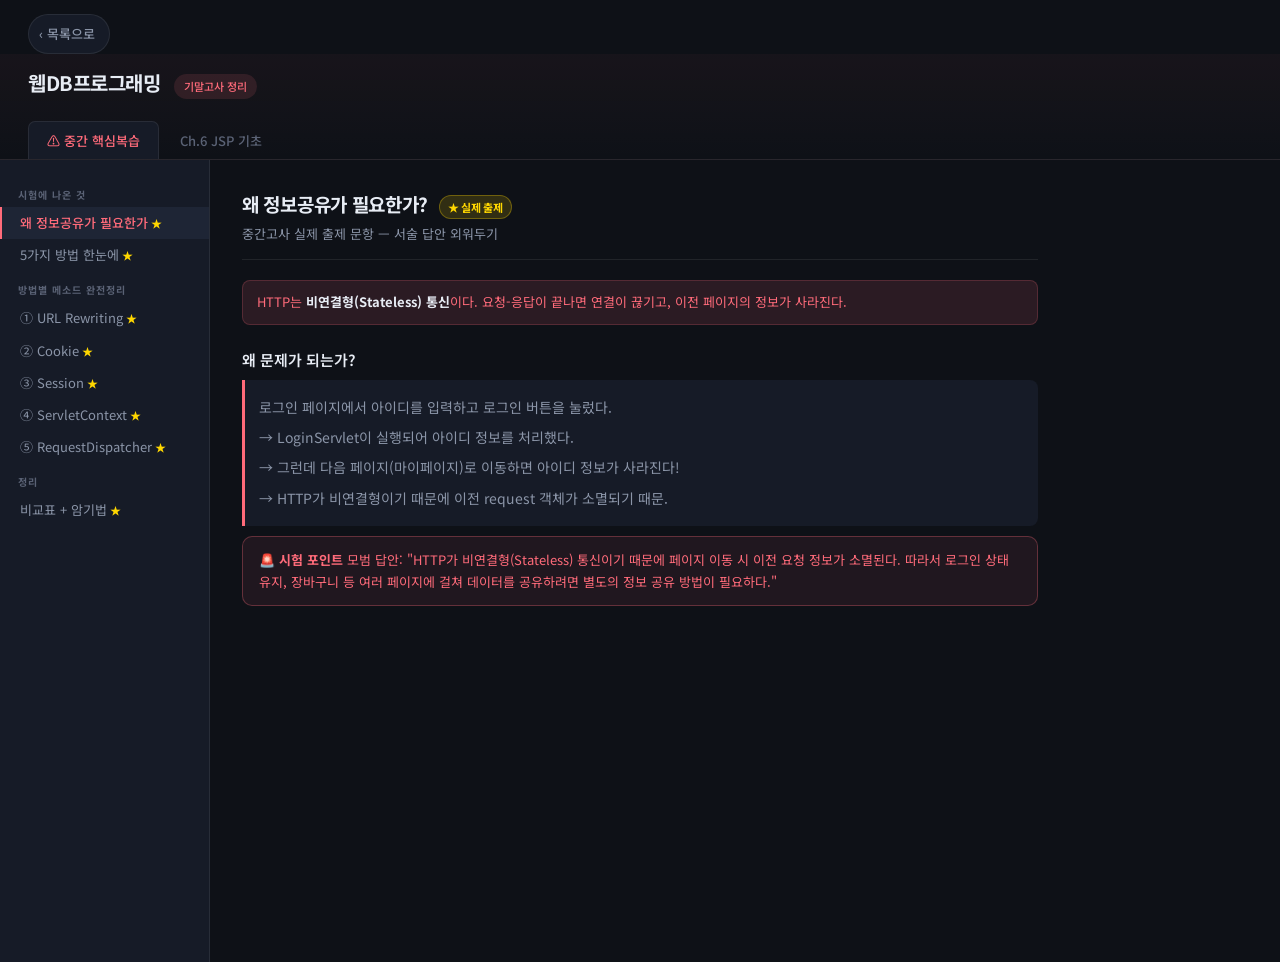
<file: webDB_final.html>
<!DOCTYPE html>
<html lang="ko">
<head>
<meta charset="UTF-8">
<meta name="viewport" content="width=device-width, initial-scale=1.0">
<title>웹DB프로그래밍 기말고사 정리</title>
<link rel="stylesheet" href="shared.css">
<style>
:root {
  --c0:#ff6b7a;--c0d:rgba(255,107,122,0.12);
  --c6:#30d9a0;--c6d:rgba(48,217,160,0.12);
  --c7:#b39dff;--c7d:rgba(179,157,255,0.12);
  --c8:#4a9eff;--c8d:rgba(74,158,255,0.12);
  --c9:#ffb347;--c9d:rgba(255,179,71,0.12);
  --amb:#ffd700;--ambd:rgba(255,215,0,0.12);
}
.header{background:linear-gradient(180deg,rgba(255,107,122,0.04) 0%,transparent 100%)}
.header-badge{background:var(--c0d);color:var(--c0);border-color:rgba(255,107,122,0.25)}
.ch-tab.on[data-ch="0"]{color:var(--c0)}
.ch-tab.on[data-ch="6"]{color:var(--c6)}
.ch0 .sub-tab.on{border-left-color:var(--c0);color:var(--c0)}
.ch6 .sub-tab.on{border-left-color:var(--c6);color:var(--c6)}
.cl-red{border-left-color:var(--c0)} .cl-teal{border-left-color:var(--c6)}
.cl-pur{border-left-color:var(--c7)} .cl-blue{border-left-color:var(--c8)}
.cl-amb{border-left-color:var(--c9)} .cl-gold{border-left-color:var(--amb)}
.tip{background:var(--c7d);border-color:rgba(179,157,255,0.2);color:var(--c7)}
.warn{background:var(--c0d);border-color:rgba(255,107,122,0.2);color:var(--c0)}
.ok{background:var(--c6d);border-color:rgba(48,217,160,0.2);color:var(--c6)}
.info{background:var(--c8d);border-color:rgba(74,158,255,0.2);color:var(--c8)}
.b-red{background:var(--c0d);color:var(--c0);border-color:rgba(255,107,122,0.25)}
.b-teal{background:var(--c6d);color:var(--c6);border-color:rgba(48,217,160,0.25)}
.b-pur{background:var(--c7d);color:var(--c7);border-color:rgba(179,157,255,0.25)}
.b-blue{background:var(--c8d);color:var(--c8);border-color:rgba(74,158,255,0.25)}
.b-amb{background:var(--c9d);color:var(--c9);border-color:rgba(255,179,71,0.25)}
.b-gold{background:var(--ambd);color:var(--amb);border-color:rgba(255,215,0,0.25)}
.b-gray{background:rgba(255,255,255,0.06);color:var(--tx2);border-color:var(--bor)}
.mbox{background:rgba(48,217,160,0.05);border:1px solid rgba(48,217,160,0.2);border-radius:10px;padding:12px 16px;margin:8px 0}
.mname{font-family:'JetBrains Mono',monospace;font-size:13px;font-weight:600;color:var(--c6);margin-bottom:6px}
.mdesc{font-size:13px;color:var(--tx2);line-height:1.75}
.mdesc .arg{color:var(--c8);font-family:'JetBrains Mono',monospace;font-size:12px}
.mdesc .ret{color:var(--c9);font-family:'JetBrains Mono',monospace;font-size:12px}
.exam-warn{background:rgba(255,107,122,0.08);border:1px solid rgba(255,107,122,0.3);border-radius:10px;padding:12px 16px;margin:10px 0;font-size:13px;color:var(--c0);line-height:1.7}
.exam-warn::before{content:"🚨 시험 포인트  ";font-weight:700}
</style>
</head>
<body>
<a class="back-btn" href="index.html">&#8249; 목록으로</a>
<div class="header">
  <div class="header-top">
    <h1>웹DB프로그래밍</h1>
    <span class="header-badge">기말고사 정리</span>
  </div>
  <div class="ch-tabs">
    <button class="ch-tab on" data-ch="0" onclick="showCh(0)">⚠️ 중간 핵심복습</button>
    <button class="ch-tab" data-ch="6" onclick="showCh(6)">Ch.6 JSP 기초</button>
  </div>
</div>
<div class="main">
<nav class="sidebar ch0" id="sidebar">
<div id="menu-0">
  <div class="sidebar-label">시험에 나온 것</div>
  <button class="sub-tab on" onclick="showSub(0,'why')">왜 정보공유가 필요한가<span class="star">★</span></button>
  <button class="sub-tab" onclick="showSub(0,'five')">5가지 방법 한눈에<span class="star">★</span></button>
  <div class="sidebar-label">방법별 메소드 완전정리</div>
  <button class="sub-tab" onclick="showSub(0,'url')">① URL Rewriting<span class="star">★</span></button>
  <button class="sub-tab" onclick="showSub(0,'cookie')">② Cookie<span class="star">★</span></button>
  <button class="sub-tab" onclick="showSub(0,'session')">③ Session<span class="star">★</span></button>
  <button class="sub-tab" onclick="showSub(0,'context')">④ ServletContext<span class="star">★</span></button>
  <button class="sub-tab" onclick="showSub(0,'dispatcher')">⑤ RequestDispatcher<span class="star">★</span></button>
  <div class="sidebar-label">정리</div>
  <button class="sub-tab" onclick="showSub(0,'compare')">비교표 + 암기법<span class="star">★</span></button>
</div>
<div id="menu-6" style="display:none">
  <div class="sidebar-label">JSP 개요</div>
  <button class="sub-tab on" onclick="showSub(6,'what')">JSP란?<span class="star">★</span></button>
  <button class="sub-tab" onclick="showSub(6,'process')">JSP 실행과정<span class="star">★</span></button>
  <button class="sub-tab" onclick="showSub(6,'mvc')">MVC 패턴</button>
  <button class="sub-tab" onclick="showSub(6,'procon')">JSP 장단점</button>
  <div class="sidebar-label">스크립팅 요소</div>
  <button class="sub-tab" onclick="showSub(6,'elements')">5가지 요소 정리<span class="star">★</span></button>
  <div class="sidebar-label">지시어</div>
  <button class="sub-tab" onclick="showSub(6,'page')">page 지시어<span class="star">★</span></button>
  <button class="sub-tab" onclick="showSub(6,'include')">include 지시어<span class="star">★</span></button>
  <button class="sub-tab" onclick="showSub(6,'taglib')">taglib 지시어</button>
  <div class="sidebar-label">스크립트 태그</div>
  <button class="sub-tab" onclick="showSub(6,'scriptlet')">스크립트릿 &lt;% %&gt;<span class="star">★</span></button>
  <button class="sub-tab" onclick="showSub(6,'declaration')">선언문 &lt;%! %&gt;<span class="star">★</span></button>
  <button class="sub-tab" onclick="showSub(6,'expression')">표현식 &lt;%= %&gt;<span class="star">★</span></button>
</div>
</nav>
<main class="content">

<!-- CH.0 -->
<div class="ch-page on" id="ch-0">

<div class="sub-page on" id="sub-0-why">
  <div class="page-title">왜 정보공유가 필요한가? <span class="exam-badge">★ 실제 출제</span></div>
  <div class="page-sub">중간고사 실제 출제 문항 — 서술 답안 외워두기</div>
  <div class="warn">HTTP는 <strong>비연결형(Stateless) 통신</strong>이다. 요청-응답이 끝나면 연결이 끊기고, 이전 페이지의 정보가 사라진다.</div>
  <h3>왜 문제가 되는가?</h3>
  <div class="cl cl-red">
    <p>로그인 페이지에서 아이디를 입력하고 로그인 버튼을 눌렀다.</p>
    <p style="margin-top:5px">→ LoginServlet이 실행되어 아이디 정보를 처리했다.</p>
    <p style="margin-top:5px">→ 그런데 다음 페이지(마이페이지)로 이동하면 아이디 정보가 사라진다!</p>
    <p style="margin-top:5px">→ HTTP가 비연결형이기 때문에 이전 request 객체가 소멸되기 때문.</p>
  </div>
  <div class="exam-warn">모범 답안: "HTTP가 비연결형(Stateless) 통신이기 때문에 페이지 이동 시 이전 요청 정보가 소멸된다. 따라서 로그인 상태 유지, 장바구니 등 여러 페이지에 걸쳐 데이터를 공유하려면 별도의 정보 공유 방법이 필요하다."</div>
</div>

<div class="sub-page" id="sub-0-five">
  <div class="page-title">5가지 방법 한눈에 <span class="exam-badge">★ 실제 출제</span></div>
  <div class="page-sub">이름 + 저장위치 + 언제 쓰나 — 이 3가지 세트로 기억</div>
  <table>
    <tr><th>번호</th><th>방법</th><th>저장 위치</th><th>적합한 상황</th></tr>
    <tr><td class="imp">①</td><td class="imp">URL Rewriting</td><td>URL (쿼리스트링)</td><td>간단한 값, 노출돼도 되는 데이터</td></tr>
    <tr><td class="imp">②</td><td class="imp">Cookie</td><td>클라이언트 (브라우저)</td><td>방문 횟수, 자동로그인 등 비민감 정보</td></tr>
    <tr><td class="imp">③</td><td class="imp">Session</td><td>서버</td><td>로그인 상태, 민감한 정보</td></tr>
    <tr><td class="imp">④</td><td class="imp">ServletContext</td><td>서버 (공유 공간)</td><td>모든 사용자 공통 데이터 (공지사항)</td></tr>
    <tr><td class="imp">⑤</td><td class="imp">RequestDispatcher</td><td>request 객체</td><td>서블릿 간 처리 위임 (forward)</td></tr>
  </table>
  <div class="star-box" style="margin-top:14px">⭐ 핵심: 쿠키=클라이언트 저장 / 세션=서버 저장 / 세션은 브라우저 단위!</div>
</div>

<div class="sub-page" id="sub-0-url">
  <div class="page-title">① URL Rewriting <span class="exam-badge">★</span></div>
  <div class="page-sub">URL 뒤에 ?key=value 형태로 데이터 전달</div>
  <h3>메소드</h3>
  <div class="mbox">
    <div class="mname">response.sendRedirect(String url)</div>
    <div class="mdesc">인자: <span class="arg">url</span> — 이동할 URL (쿼리스트링 포함 가능) | 반환: <span class="ret">void</span></div>
  </div>
  <div class="mbox">
    <div class="mname">request.getParameter(String name)</div>
    <div class="mdesc">인자: <span class="arg">name</span> — 쿼리스트링의 키 이름 | 반환: <span class="ret">String</span> (없으면 null)</div>
  </div>
  <div class="ct">코드</div>
  <div class="code"><span class="cm">// 보내는 쪽</span>
String name = request.getParameter(<span class="cs">"name"</span>);
response.sendRedirect(<span class="cs">"ResultServlet?name="</span> + name + <span class="cs">"&gender=남자"</span>);

<span class="cm">// 받는 쪽</span>
String name   = request.getParameter(<span class="cs">"name"</span>);
String gender = request.getParameter(<span class="cs">"gender"</span>);</div>
  <div class="g2">
    <div class="cl cl-teal"><span class="badge b-teal">장점</span><p style="margin-top:5px">구현 간단</p></div>
    <div class="cl cl-red"><span class="badge b-red">단점</span><p style="margin-top:5px">URL에 노출됨. 한글은 URLEncoder 필요.</p></div>
  </div>
</div>

<div class="sub-page" id="sub-0-cookie">
  <div class="page-title">② Cookie <span class="exam-badge">★</span></div>
  <div class="page-sub">서버가 클라이언트(브라우저)에 저장. name=value 형식.</div>
  <h3>메소드 — 생성/전송</h3>
  <div class="mbox">
    <div class="mname">new Cookie(String name, String value)</div>
    <div class="mdesc">인자: <span class="arg">name</span> — 쿠키 키 / <span class="arg">value</span> — 값 | 반환: <span class="ret">Cookie 객체</span></div>
  </div>
  <div class="mbox">
    <div class="mname">cookie.setMaxAge(int seconds)</div>
    <div class="mdesc">인자: <span class="arg">seconds</span> — 유효시간(초). <strong>0이면 즉시 삭제</strong>. 음수면 브라우저 닫을 때 삭제 | 반환: <span class="ret">void</span></div>
  </div>
  <div class="mbox">
    <div class="mname">response.addCookie(Cookie cookie)</div>
    <div class="mdesc">인자: <span class="arg">cookie</span> — 전송할 쿠키 객체 | 반환: <span class="ret">void</span></div>
  </div>
  <h3>메소드 — 읽기/수정</h3>
  <div class="mbox">
    <div class="mname">request.getCookies()</div>
    <div class="mdesc">인자: 없음 | 반환: <span class="ret">Cookie[]</span> — 모든 쿠키 배열. 쿠키 없으면 null</div>
  </div>
  <div class="mbox">
    <div class="mname">cookie.getName() / cookie.getValue()</div>
    <div class="mdesc">getName() → <span class="ret">String</span> (키 이름) | getValue() → <span class="ret">String</span> (값)</div>
  </div>
  <div class="mbox">
    <div class="mname">cookie.setValue(String value)</div>
    <div class="mdesc">인자: <span class="arg">value</span> — 변경할 값 | 반환: <span class="ret">void</span></div>
  </div>
  <div class="ct">전체 코드</div>
  <div class="code"><span class="cm">// 생성 & 전송</span>
Cookie ck = <span class="ck">new</span> Cookie(<span class="cs">"user"</span>, <span class="cs">"kim"</span>);
ck.setMaxAge(3600); <span class="cm">// 1시간</span>
response.addCookie(ck);

<span class="cm">// 읽기</span>
Cookie[] cookies = request.getCookies();
<span class="ck">if</span> (cookies != <span class="ck">null</span>) {
    <span class="ck">for</span> (Cookie c : cookies) {
        <span class="ck">if</span> (c.getName().equals(<span class="cs">"user"</span>)) {
            String val = c.getValue();
        }
    }
}

<span class="cm">// 삭제: setMaxAge(0)</span>
Cookie ck = <span class="ck">new</span> Cookie(<span class="cs">"user"</span>, <span class="cs">""</span>);
ck.setMaxAge(0);
response.addCookie(ck);</div>
  <div class="g2">
    <div class="cl cl-teal"><span class="badge b-teal">장점</span><ul style="margin-top:5px"><li>서버 메모리 안 씀</li><li>브라우저 닫아도 유지 가능</li></ul></div>
    <div class="cl cl-red"><span class="badge b-red">단점</span><ul style="margin-top:5px"><li>클라이언트 저장 → 보안 취약</li><li>4KB 용량 제한</li></ul></div>
  </div>
</div>

<div class="sub-page" id="sub-0-session">
  <div class="page-title">③ Session <span class="exam-badge">★</span></div>
  <div class="page-sub">서버에 저장. 브라우저마다 세션 ID 발급.</div>
  <h3>메소드</h3>
  <div class="mbox">
    <div class="mname">request.getSession()</div>
    <div class="mdesc">인자: 없음 (또는 boolean — false면 없을 때 null 반환) | 반환: <span class="ret">HttpSession</span></div>
  </div>
  <div class="mbox">
    <div class="mname">session.setAttribute(String name, Object value)</div>
    <div class="mdesc">인자: <span class="arg">name</span> — 키 / <span class="arg">value</span> — 값 (<strong>Object 타입!</strong>) | 반환: <span class="ret">void</span></div>
  </div>
  <div class="mbox">
    <div class="mname">session.getAttribute(String name)</div>
    <div class="mdesc">인자: <span class="arg">name</span> — 키 이름 | 반환: <span class="ret">Object</span> — <strong>형변환 (String) 필수!</strong> 없으면 null</div>
  </div>
  <div class="mbox">
    <div class="mname">session.removeAttribute(String name)</div>
    <div class="mdesc">인자: <span class="arg">name</span> — 삭제할 키 | 반환: <span class="ret">void</span> — 단일 속성 삭제</div>
  </div>
  <div class="mbox">
    <div class="mname">session.invalidate()</div>
    <div class="mdesc">인자: 없음 | 반환: <span class="ret">void</span> — 세션 전체 삭제 <strong>(로그아웃)</strong></div>
  </div>
  <div class="mbox">
    <div class="mname">session.setMaxInactiveInterval(int seconds)</div>
    <div class="mdesc">인자: <span class="arg">seconds</span> — 유효시간(초). 기본 1800초(30분) | 반환: <span class="ret">void</span></div>
  </div>
  <div class="ct">전체 코드</div>
  <div class="code">HttpSession session = request.getSession();

session.setAttribute(<span class="cs">"loginUser"</span>, <span class="cs">"kim"</span>); <span class="cm">// 저장</span>

String user = (String) session.getAttribute(<span class="cs">"loginUser"</span>); <span class="cm">// 읽기 (형변환!)</span>

session.removeAttribute(<span class="cs">"loginUser"</span>); <span class="cm">// 단일 삭제</span>
session.invalidate(); <span class="cm">// 전체 삭제 (로그아웃)</span>
session.setMaxInactiveInterval(1800); <span class="cm">// 유효시간 30분</span></div>
  <div class="warn">세션은 <strong>브라우저 단위</strong>! 크롬에서 로그인해도 엣지로 열면 로그아웃. 방문 횟수처럼 지속돼야 하는 건 쿠키!</div>
</div>

<div class="sub-page" id="sub-0-context">
  <div class="page-title">④ ServletContext <span class="exam-badge">★</span></div>
  <div class="page-sub">모든 서블릿이 공유하는 서버 공간. Application Context라고도 함.</div>
  <h3>메소드</h3>
  <div class="mbox">
    <div class="mname">request.getServletContext()</div>
    <div class="mdesc">인자: 없음 | 반환: <span class="ret">ServletContext</span></div>
  </div>
  <div class="mbox">
    <div class="mname">ctx.setAttribute(String name, Object value)</div>
    <div class="mdesc">인자: <span class="arg">name</span> — 키 / <span class="arg">value</span> — 값 (Object 타입) | 반환: <span class="ret">void</span></div>
  </div>
  <div class="mbox">
    <div class="mname">ctx.getAttribute(String name)</div>
    <div class="mdesc">인자: <span class="arg">name</span> — 키 | 반환: <span class="ret">Object</span> — 형변환 필요</div>
  </div>
  <div class="ct">전체 코드</div>
  <div class="code">ServletContext ctx = request.getServletContext();
ctx.setAttribute(<span class="cs">"notice"</span>, <span class="cs">"서버 점검 예정"</span>);
String notice = (String) ctx.getAttribute(<span class="cs">"notice"</span>);</div>
  <div class="info">웹 애플리케이션 단위로 하나. 모든 사용자, 모든 서블릿이 같은 공간 공유. Java의 static 변수와 유사.</div>
</div>

<div class="sub-page" id="sub-0-dispatcher">
  <div class="page-title">⑤ RequestDispatcher <span class="exam-badge">★</span></div>
  <div class="page-sub">request/response 객체를 그대로 다른 서블릿에 전달.</div>
  <h3>메소드</h3>
  <div class="mbox">
    <div class="mname">request.getRequestDispatcher(String path)</div>
    <div class="mdesc">인자: <span class="arg">path</span> — 포워딩할 서블릿/JSP 경로 | 반환: <span class="ret">RequestDispatcher</span></div>
  </div>
  <div class="mbox">
    <div class="mname">rd.forward(HttpServletRequest req, HttpServletResponse res)</div>
    <div class="mdesc">인자: <span class="arg">req</span> — request 객체 / <span class="arg">res</span> — response 객체 | 반환: <span class="ret">void</span><br>→ request 객체가 그대로 전달 → 다음 서블릿에서도 getParameter() 사용 가능!</div>
  </div>
  <div class="ct">전체 코드</div>
  <div class="code">RequestDispatcher rd = request.getRequestDispatcher(<span class="cs">"/ResultServlet"</span>);
rd.forward(request, response);</div>
  <table style="margin-top:12px">
    <tr><th></th><th>sendRedirect</th><th>forward (dispatcher)</th></tr>
    <tr><td class="imp">이동 방식</td><td>브라우저가 새 요청</td><td>서버 내부에서 전달</td></tr>
    <tr><td class="imp">URL 변화</td><td>바뀜</td><td>안 바뀜</td></tr>
    <tr><td class="imp">request 데이터</td><td>소멸</td><td class="imp">유지!</td></tr>
    <tr><td class="imp">외부 URL</td><td>가능</td><td>불가</td></tr>
  </table>
</div>

<div class="sub-page" id="sub-0-compare">
  <div class="page-title">비교표 + 암기법 <span class="exam-badge">★</span></div>
  <div class="page-sub">시험장에서 헷갈리지 않도록!</div>
  <table>
    <tr><th>방법</th><th>저장</th><th>보안</th><th>핵심 메소드 (인자 포함)</th></tr>
    <tr><td class="imp">URL Rewriting</td><td>URL</td><td class="ch">취약</td><td class="mono" style="font-size:11px">sendRedirect("URL?k=v")<br>getParameter("k")</td></tr>
    <tr><td class="imp">Cookie</td><td>클라이언트</td><td class="ch">취약</td><td class="mono" style="font-size:11px">new Cookie("k","v") / setMaxAge(초)<br>addCookie(ck) / getCookies()<br>getName() / getValue()</td></tr>
    <tr><td class="imp">Session</td><td>서버</td><td class="cs">우수</td><td class="mono" style="font-size:11px">getSession()<br>setAttribute("k", v) / getAttribute("k")<br>removeAttribute("k") / invalidate()</td></tr>
    <tr><td class="imp">ServletContext</td><td>서버(공유)</td><td class="cs">우수</td><td class="mono" style="font-size:11px">getServletContext()<br>setAttribute("k", v) / getAttribute("k")</td></tr>
    <tr><td class="imp">Dispatcher</td><td>request</td><td class="cs">우수</td><td class="mono" style="font-size:11px">getRequestDispatcher("경로")<br>rd.forward(request, response)</td></tr>
  </table>
  <div class="cl cl-gold" style="margin-top:14px">
    <p><strong>암기 포인트</strong></p>
    <p style="margin-top:6px">getAttribute 반환 타입 → 셋 다 <strong>Object</strong> → 항상 <strong>(String) 형변환 필요</strong></p>
    <p style="margin-top:4px">Cookie만 getCookies()로 배열 받아서 for문 → getName() 비교 → getValue()</p>
    <p style="margin-top:4px">삭제: Cookie → <strong>setMaxAge(0)</strong> / Session 전체 → <strong>invalidate()</strong></p>
    <p style="margin-top:4px">세션은 <strong>브라우저 단위</strong> → 방문 횟수 = 쿠키로!</p>
  </div>
  <div class="exam-warn">메소드 쓸 때 인자까지 같이! getAttribute("키이름"), setAttribute("키이름", 값) 형태로 써야 점수 받음.</div>
</div>

</div><!-- end ch-0 -->

<!-- CH.6 -->
<div class="ch-page" id="ch-6">

<div class="sub-page on" id="sub-6-what">
  <div class="page-title">JSP란? <span class="exam-badge">★</span></div>
  <div class="page-sub">Ch.6 Section 01</div>
  <div class="star-box">⭐ JSP = Java Server Pages = HTML 안에 자바 코드를 직접 사용할 수 있는 구조</div>
  <p style="margin-top:10px">서블릿의 단점(HTML을 out.print()로 문자열로 써야 함)을 보완하기 위해 만들어짐.</p>
  <div class="g2">
    <div class="cl cl-red"><span class="badge b-red">서블릿의 단점</span>
      <div class="code" style="margin-top:8px">out.print("<span class="cs">&lt;html&gt;&lt;h2&gt;</span>" + name + "<span class="cs">&lt;/h2&gt;&lt;/html&gt;</span>");
<span class="cm">// HTML 태그를 문자열로 → 복잡!</span></div>
    </div>
    <div class="cl cl-teal"><span class="badge b-teal">JSP의 해결</span>
      <div class="code" style="margin-top:8px">&lt;html&gt;
  &lt;h2&gt;<span class="ck">&lt;%= name %&gt;</span>&lt;/h2&gt;
&lt;/html&gt;
<span class="cm">// HTML 안에 자바 코드 삽입!</span></div>
    </div>
  </div>
  <h3>JSP의 특징</h3>
  <ul>
    <li>HTML 파일에 자바 코드를 직접 사용</li>
    <li>최초 호출 시 서블릿으로 변환되어 컴파일됨</li>
    <li>모든 JSP 페이지는 자바 클래스 형태로 관리</li>
    <li>컨테이너에 의해 메모리에 적재됨</li>
    <li>CSS, JavaScript 사용 형식은 HTML과 동일</li>
  </ul>
</div>

<div class="sub-page" id="sub-6-process">
  <div class="page-title">JSP 실행과정 <span class="exam-badge">★</span></div>
  <div class="page-sub">Ch.6 Section 01</div>
  <h3>최초 요청 (서블릿 클래스 없을 때)</h3>
  <div class="code">① 클라이언트가 hello.jsp 요청
② WAS: 서블릿 클래스 유무 확인 → 없음
③ hello.jsp → hello_jsp.java (자바 소스로 변환)
④ hello_jsp.java → hello_jsp.class (컴파일)
⑤ jspInit() 호출 → 서블릿 실행 준비
⑥ _jspService() 호출 → 요청 처리
⑦ 처리 결과를 클라이언트에 응답</div>
  <h3>두 번째 이후 요청 (서블릿 클래스 있을 때)</h3>
  <div class="code">① 클라이언트가 hello.jsp 요청
② WAS: 서블릿 클래스 있음 + 메모리에 있음
③ 바로 _jspService() 호출 → 요청 처리</div>
  <div class="ok">서블릿 생명주기와 동일! jspInit()=init() / _jspService()=service() / jspDestroy()=destroy()</div>
</div>

<div class="sub-page" id="sub-6-mvc">
  <div class="page-title">MVC 패턴</div>
  <div class="page-sub">Ch.6 Section 01</div>
  <p>소프트웨어 개발 디자인 패턴. 역할을 분리해 유지보수를 쉽게 함.</p>
  <div class="g2">
    <div class="cl cl-red"><span class="badge b-red">Controller — 서블릿</span><p style="margin-top:5px">클라이언트 요청 받아 처리 흐름 제어. Model에 처리 요청 후 View로 전달.</p></div>
    <div class="cl cl-blue"><span class="badge b-blue">View — JSP</span><p style="margin-top:5px">화면 표시 담당. 데이터를 HTML로 렌더링.</p></div>
  </div>
  <div class="cl cl-teal"><span class="badge b-teal">Model — Business Logic</span><p style="margin-top:5px">실제 데이터 처리(DB 조회 등). 비즈니스 로직 담당.</p></div>
</div>

<div class="sub-page" id="sub-6-procon">
  <div class="page-title">JSP 장단점</div>
  <div class="page-sub">Ch.6 Section 01</div>
  <div class="g2">
    <div class="cl cl-teal"><span class="badge b-teal">장점</span><ul style="margin-top:8px">
      <li>HTML에 자바 코드 직접 사용 → 서블릿보다 편함</li>
      <li>서블릿으로 변환되어 실행 → 서블릿의 장점 모두 가짐</li>
      <li>MVC 패턴, 스프링 프레임워크 적용 가능</li>
      <li>커스텀 태그 라이브러리 사용 가능</li>
    </ul></div>
    <div class="cl cl-red"><span class="badge b-red">단점</span><ul style="margin-top:8px">
      <li>UI 변경해도 JSP→Java→class→실행 과정 거쳐야 해서 확인에 시간 소요</li>
      <li>화면 디자인 확인 시 반드시 서블릿 컨테이너 실행 필요</li>
    </ul></div>
  </div>
</div>

<div class="sub-page" id="sub-6-elements">
  <div class="page-title">JSP 스크립팅 요소 5가지 <span class="exam-badge">★</span></div>
  <div class="page-sub">Ch.6 Section 02 — 공통: &lt;% … %&gt; 형식 사용</div>
  <table>
    <tr><th>종류</th><th>문법</th><th>역할</th></tr>
    <tr><td class="imp">지시어 Directive</td><td class="mono">&lt;%@ … %&gt;</td><td>페이지 변환 정보 (컨테이너에 전달)</td></tr>
    <tr><td class="imp">스크립트릿 Scriptlet</td><td class="mono">&lt;% … %&gt;</td><td>Java 코드 삽입 (기본)</td></tr>
    <tr><td class="imp">주석 Comment</td><td class="mono">&lt;%-- … --%&gt;</td><td>주석 처리 (HTML 소스에 안 보임)</td></tr>
    <tr><td class="imp">선언문 Declaration</td><td class="mono">&lt;%! … %&gt;</td><td>전역 변수/메소드 선언</td></tr>
    <tr><td class="imp">표현식 Expression</td><td class="mono">&lt;%= … %&gt;</td><td>변수/메소드 값 출력</td></tr>
  </table>
</div>

<div class="sub-page" id="sub-6-page">
  <div class="page-title">page 지시어 <span class="exam-badge">★</span></div>
  <div class="page-sub">Ch.6 Section 02 — JSP 파일 맨 앞에 위치. 이클립스에서 자동 생성.</div>
  <div class="code"><span class="ck">&lt;%@ page</span> language=<span class="cs">"java"</span>
         contentType=<span class="cs">"text/html; charset=UTF-8"</span>
         pageEncoding=<span class="cs">"UTF-8"</span>
         import=<span class="cs">"java.util.*"</span>
         errorPage=<span class="cs">"error.jsp"</span> <span class="ck">%&gt;</span></div>
  <table style="margin-top:10px">
    <tr><th>속성</th><th>역할</th></tr>
    <tr><td class="mono imp">language</td><td>스크립트 언어 지정 (보통 "java")</td></tr>
    <tr><td class="mono imp">contentType</td><td>응답 파일 형식 + 인코딩 지정</td></tr>
    <tr><td class="mono imp">pageEncoding</td><td>컨테이너가 처리할 때 쓰는 인코딩. POST면 request.setCharacterEncoding()도 추가 필요</td></tr>
    <tr><td class="mono imp">import</td><td>자바 클래스 패키지 import. 여러 개면 콤마로 구분</td></tr>
    <tr><td class="mono imp">errorPage</td><td>에러 발생 시 이동할 페이지 지정</td></tr>
  </table>
  <div class="ct">import 사용 예</div>
  <div class="code"><span class="ck">&lt;%@ page</span> contentType=<span class="cs">"text/html"</span> pageEncoding=<span class="cs">"utf-8"</span> <span class="ck">%&gt;</span>
<span class="ck">&lt;%@ page</span> import=<span class="cs">"java.util.Date"</span> <span class="ck">%&gt;</span>
<span class="ck">&lt;%</span>
    request.setCharacterEncoding(<span class="cs">"utf-8"</span>);
    String uid = request.getParameter(<span class="cs">"id"</span>);
    String res = <span class="cs">"&lt;h3&gt;아이디: "</span> + uid + <span class="cs">"&lt;/h3&gt;"</span>;
    res += <span class="cs">"&lt;br&gt;로그인 시간: "</span> + (<span class="ck">new</span> Date()).toString();
    out.print(res);
<span class="ck">%&gt;</span></div>
</div>

<div class="sub-page" id="sub-6-include">
  <div class="page-title">include 지시어 <span class="exam-badge">★</span></div>
  <div class="page-sub">Ch.6 Section 02 — 다른 파일을 현재 위치에 포함</div>
  <div class="code"><span class="ck">&lt;%@ include</span> file=<span class="cs">"파일경로"</span> <span class="ck">%&gt;</span></div>
  <ul style="margin:10px 0">
    <li>사용된 위치에 특정 파일(html, jsp)의 내용을 그대로 가져옴</li>
    <li>컨테이너는 포함된 파일을 <strong>하나로 합쳐서</strong> 자바 소스 생성 후 컴파일</li>
    <li>원하는 위치에 자유롭게 사용 가능</li>
  </ul>
  <div class="ct">헤더/바디/푸터 분리 예</div>
  <div class="code"><span class="cm">&lt;!-- main.jsp --&gt;</span>
<span class="ck">&lt;%@ include</span> file=<span class="cs">"header.jsp"</span> <span class="ck">%&gt;</span>
<span class="ck">&lt;%@ include</span> file=<span class="cs">"body.jsp"</span> <span class="ck">%&gt;</span>
<span class="ck">&lt;%@ include</span> file=<span class="cs">"footer.jsp"</span> <span class="ck">%&gt;</span>
<span class="cm">&lt;!-- 컨테이너는 세 파일을 하나로 합쳐서 처리 --&gt;</span></div>
  <div class="ok">include 지시어로 포함된 파일들은 하나의 서블릿으로 변환됨 → 변수 공유 가능!</div>
</div>

<div class="sub-page" id="sub-6-taglib">
  <div class="page-title">taglib 지시어</div>
  <div class="page-sub">Ch.6 Section 02</div>
  <p>JSP의 태그 확장인 <strong>커스텀 태그</strong>를 사용하기 위한 지시어.</p>
  <div class="code"><span class="ck">&lt;%@ taglib</span> (uri=<span class="cs">"태그 라이브러리 경로"</span> 또는 tagdir=<span class="cs">"태그 파일 경로"</span>)
           prefix=<span class="cs">"접두어"</span> <span class="ck">%&gt;</span></div>
  <table style="margin-top:10px">
    <tr><th>속성</th><th>역할</th></tr>
    <tr><td class="mono imp">uri</td><td>태그 라이브러리 위치 (.tld 파일 경로)</td></tr>
    <tr><td class="mono imp">tagdir</td><td>태그 파일로 구현한 경우 태그 파일 경로</td></tr>
    <tr><td class="mono imp">prefix</td><td>해당 태그를 구분하기 위한 접두어</td></tr>
  </table>
  <div class="ct">사용 예</div>
  <div class="code"><span class="ck">&lt;%@ taglib</span> tagdir=<span class="cs">"/WEB-INF/tags"</span> prefix=<span class="cs">"m"</span> <span class="ck">%&gt;</span>
&lt;h2&gt;&lt;m:printData /&gt;&lt;/h2&gt;</div>
</div>

<div class="sub-page" id="sub-6-scriptlet">
  <div class="page-title">스크립트릿 &lt;% %&gt; <span class="exam-badge">★</span></div>
  <div class="page-sub">Ch.6 Section 03 — 가장 기본. 모든 자바 코드 사용 가능.</div>
  <p>서블릿 변환 시 <strong>_jspService() 메소드 내부</strong>에 배치됨. HTML과 섞어서 사용 가능.</p>
  <div class="ct">기본 사용</div>
  <div class="code">&lt;html&gt;
<span class="ck">&lt;%</span>
    String uid = request.getParameter(<span class="cs">"id"</span>);
    String res = <span class="cs">"&lt;h3&gt;User ID: "</span> + uid + <span class="cs">"&lt;/h3&gt;"</span>;
    out.print(res);
<span class="ck">%&gt;</span>
&lt;/html&gt;</div>
  <div class="tip">출력: out.print() 또는 out.println(). println()은 소스에서만 줄바꿈. 브라우저 줄바꿈은 &lt;br&gt; 태그 필요!</div>
</div>

<div class="sub-page" id="sub-6-declaration">
  <div class="page-title">선언문 &lt;%! %&gt; <span class="exam-badge">★</span></div>
  <div class="page-sub">Ch.6 Section 03 — 전역 변수/메소드 선언</div>
  <p>서블릿 변환 시 <strong>_jspService() 메소드 외부</strong>에 배치됨 → 전역으로 동작.</p>
  <div class="g2">
    <div class="cl cl-blue"><span class="badge b-blue">선언문 태그 &lt;%! %&gt;</span><ul style="margin-top:5px"><li>변수 + 메소드 선언 가능</li><li>_jspService() <strong>외부</strong>에 배치</li></ul></div>
    <div class="cl cl-pur"><span class="badge b-pur">스크립트릿 태그 &lt;% %&gt;</span><ul style="margin-top:5px"><li>변수만 선언 가능 (메소드 불가)</li><li>_jspService() <strong>내부</strong>에 배치</li></ul></div>
  </div>
  <div class="ct">전역 변수 선언</div>
  <div class="code"><span class="ck">&lt;%!</span> <span class="ck">int</span> count = 0; <span class="ck">%&gt;</span>
&lt;body&gt;
<span class="ck">&lt;%</span> out.println(++count); <span class="ck">%&gt;</span>
&lt;/body&gt;</div>
  <div class="ct">전역 메소드 선언</div>
  <div class="code"><span class="ck">&lt;%@</span> page import=<span class="cs">"java.util.Date"</span> <span class="ck">%&gt;</span>
<span class="ck">&lt;%!</span>
    String getDate() {
        <span class="ck">return</span> (<span class="ck">new</span> Date()).toString();
    }
<span class="ck">%&gt;</span>
<span class="ck">&lt;%</span>
    out.print(<span class="cs">"로그인 시간: "</span> + getDate());
<span class="ck">%&gt;</span></div>
</div>

<div class="sub-page" id="sub-6-expression">
  <div class="page-title">표현식 &lt;%= %&gt; <span class="exam-badge">★</span></div>
  <div class="page-sub">Ch.6 Section 03 — 값을 바로 HTML에 출력</div>
  <p>out.println()의 인자로 적합한 모든 자바 코드 가능. <strong>세미콜론(;) 없음!</strong></p>
  <div class="code"><span class="cm">&lt;!-- 변수/메소드 출력 --&gt;</span>
&lt;h3&gt;User ID: <span class="ck">&lt;%= request.getParameter("id") %&gt;</span>&lt;/h3&gt;
현재 시간: <span class="ck">&lt;%= java.time.LocalDateTime.now() %&gt;</span>

<span class="cm">&lt;!-- 연산 결과 출력 --&gt;</span>
<span class="ck">&lt;%</span> int a=10; int b=20; int c=30; <span class="ck">%&gt;</span>
합계: <span class="ck">&lt;%= a + b + c %&gt;</span>  <span class="cm">&lt;!-- 결과: 60 --&gt;</span></div>
  <div class="warn">세미콜론(;) 쓰면 오류! &lt;%= result %&gt; O / &lt;%= result; %&gt; X</div>
</div>

</div><!-- end ch-6 -->

</main>
</div>
<script src="shared.js"></script>
<script>showCh(0);</script>
</body>
</html>
</file>
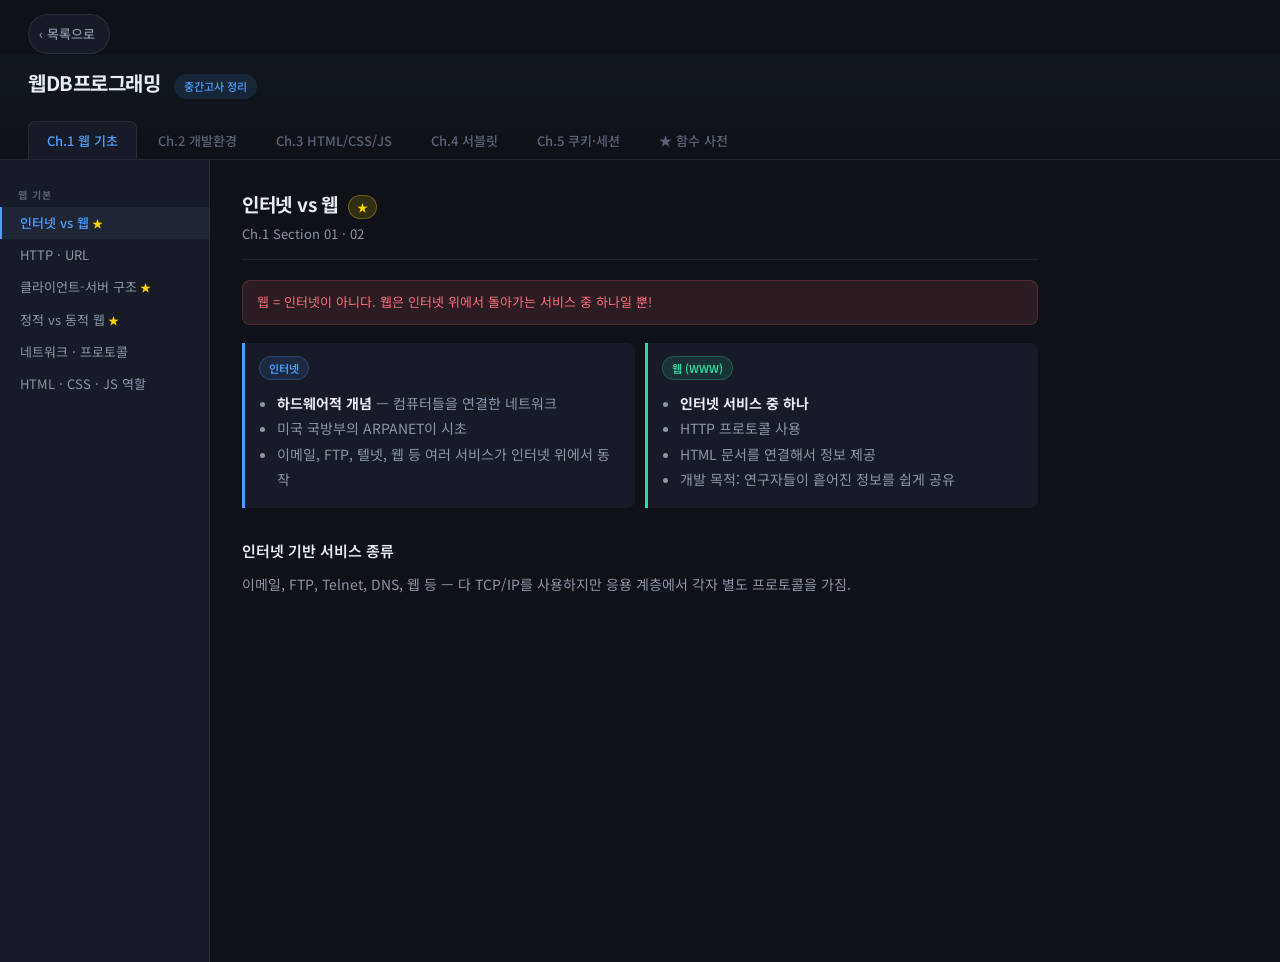
<file: webDB_midterm.html>
<!DOCTYPE html>
<html lang="ko">
<head>
<meta charset="UTF-8">
<meta name="viewport" content="width=device-width, initial-scale=1.0">
<title>웹DB프로그래밍 중간고사 정리</title>
<link rel="stylesheet" href="shared.css">
<style>
:root {
  --c1:#4a9eff;--c1d:rgba(74,158,255,0.12);
  --c2:#30d9a0;--c2d:rgba(48,217,160,0.12);
  --c3:#b39dff;--c3d:rgba(179,157,255,0.12);
  --c4:#ff6b7a;--c4d:rgba(255,107,122,0.12);
  --c5:#ffb347;--c5d:rgba(255,179,71,0.12);
  --amb:#ffd700;--ambd:rgba(255,215,0,0.12);
}
.header{background:linear-gradient(180deg,rgba(74,158,255,0.04) 0%,transparent 100%)}
.header-badge{background:var(--c1d);color:var(--c1);border-color:rgba(74,158,255,0.25)}
.ch-tab.on[data-ch="1"]{color:var(--c1)}
.ch-tab.on[data-ch="2"]{color:var(--c2)}
.ch-tab.on[data-ch="3"]{color:var(--c3)}
.ch-tab.on[data-ch="4"]{color:var(--c4)}
.ch-tab.on[data-ch="5"]{color:var(--c5)}
.ch1 .sub-tab.on{border-left-color:var(--c1);color:var(--c1)}
.ch2 .sub-tab.on{border-left-color:var(--c2);color:var(--c2)}
.ch3 .sub-tab.on{border-left-color:var(--c3);color:var(--c3)}
.ch4 .sub-tab.on{border-left-color:var(--c4);color:var(--c4)}
.ch5 .sub-tab.on{border-left-color:var(--c5);color:var(--c5)}
.cl-blue{border-left-color:var(--c1)} .cl-teal{border-left-color:var(--c2)}
.cl-pur{border-left-color:var(--c3)} .cl-red{border-left-color:var(--c4)}
.cl-amb{border-left-color:var(--c5)} .cl-gold{border-left-color:var(--amb)}
.tip{background:var(--c3d);border-color:rgba(179,157,255,0.2);color:var(--c3)}
.warn{background:var(--c4d);border-color:rgba(255,107,122,0.2);color:var(--c4)}
.ok{background:var(--c2d);border-color:rgba(48,217,160,0.2);color:var(--c2)}
.info{background:var(--c1d);border-color:rgba(74,158,255,0.2);color:var(--c1)}
.formula{border-color:var(--c3);color:var(--c3)}
.b-blue{background:var(--c1d);color:var(--c1);border-color:rgba(74,158,255,0.25)}
.b-teal{background:var(--c2d);color:var(--c2);border-color:rgba(48,217,160,0.25)}
.b-pur{background:var(--c3d);color:var(--c3);border-color:rgba(179,157,255,0.25)}
.b-red{background:var(--c4d);color:var(--c4);border-color:rgba(255,107,122,0.25)}
.b-amb{background:var(--c5d);color:var(--c5);border-color:rgba(255,179,71,0.25)}
.b-gold{background:var(--ambd);color:var(--amb);border-color:rgba(255,215,0,0.25)}
.b-gray{background:rgba(255,255,255,0.06);color:var(--tx2);border-color:var(--bor)}
.prof-box{
  background:rgba(255,215,0,0.05);
  border:1px solid rgba(255,215,0,0.2);
  border-left:3px solid var(--amb);
  border-radius:0 8px 8px 0;
  padding:10px 14px;margin:10px 0;
  font-size:13px;line-height:1.7;color:var(--amb);
}
.prof-box::before{content:"👨‍🏫 교수님 강조 ";font-weight:700}
</style>
</head>
<body>

<a class="back-btn" href="index.html">&#8249; 목록으로</a>

<div class="header">
  <div class="header-top">
    <h1>웹DB프로그래밍</h1>
    <span class="header-badge">중간고사 정리</span>
  </div>
  <div class="ch-tabs">
    <button class="ch-tab on" data-ch="1" onclick="showCh(1)">Ch.1 웹 기초</button>
    <button class="ch-tab" data-ch="2" onclick="showCh(2)">Ch.2 개발환경</button>
    <button class="ch-tab" data-ch="3" onclick="showCh(3)">Ch.3 HTML/CSS/JS</button>
    <button class="ch-tab" data-ch="4" onclick="showCh(4)">Ch.4 서블릿</button>
    <button class="ch-tab" data-ch="5" onclick="showCh(5)">Ch.5 쿠키·세션</button>
    <button class="ch-tab" data-ch="6" onclick="showCh(6)">★ 함수 사전</button>
  </div>
</div>

<div class="main">
<nav class="sidebar ch1" id="sidebar">

<!-- Ch.1 메뉴 -->
<div id="menu-1">
  <div class="sidebar-label">웹 기본</div>
  <button class="sub-tab on" onclick="showSub(1,'internet')">인터넷 vs 웹<span class="star">★</span></button>
  <button class="sub-tab" onclick="showSub(1,'http')">HTTP · URL</button>
  <button class="sub-tab" onclick="showSub(1,'structure')">클라이언트-서버 구조<span class="star">★</span></button>
  <button class="sub-tab" onclick="showSub(1,'static')">정적 vs 동적 웹<span class="star">★</span></button>
  <button class="sub-tab" onclick="showSub(1,'network')">네트워크 · 프로토콜</button>
  <button class="sub-tab" onclick="showSub(1,'html_css_js')">HTML · CSS · JS 역할</button>
</div>

<!-- Ch.2 메뉴 -->
<div id="menu-2" style="display:none">
  <div class="sidebar-label">Java 이론</div>
  <button class="sub-tab on" onclick="showSub(2,'whyjava')">왜 Java인가?<span class="star">★</span></button>
  <button class="sub-tab" onclick="showSub(2,'jvm')">JVM · 바이트코드<span class="star">★</span></button>
  <button class="sub-tab" onclick="showSub(2,'tools')">JDK · IDE · 톰캣</button>
  <div class="sidebar-label">환경 구축</div>
  <button class="sub-tab" onclick="showSub(2,'tomcat')">톰캣 구동 확인</button>
  <button class="sub-tab" onclick="showSub(2,'project')">동적 웹 프로젝트 생성</button>
  <button class="sub-tab" onclick="showSub(2,'jsp_run')">JSP 실행 확인</button>
</div>

<!-- Ch.3 메뉴 -->
<div id="menu-3" style="display:none">
  <div class="sidebar-label">HTML</div>
  <button class="sub-tab on" onclick="showSub(3,'html_basic')">HTML 구조 · 태그</button>
  <button class="sub-tab" onclick="showSub(3,'semantic')">시맨틱 태그<span class="star">★</span></button>
  <button class="sub-tab" onclick="showSub(3,'form')">Form 태그<span class="star">★</span></button>
  <button class="sub-tab" onclick="showSub(3,'input')">Input 태그 종류<span class="star">★</span></button>
  <div class="sidebar-label">CSS</div>
  <button class="sub-tab" onclick="showSub(3,'css_basic')">CSS 기본 · 셀렉터<span class="star">★</span></button>
  <button class="sub-tab" onclick="showSub(3,'css_apply')">CSS 적용 방법</button>
  <div class="sidebar-label">JavaScript</div>
  <button class="sub-tab" onclick="showSub(3,'js_basic')">JS 특징 · 문법</button>
  <button class="sub-tab" onclick="showSub(3,'dom')">DOM · 이벤트 처리<span class="star">★</span></button>
</div>

<!-- Ch.4 메뉴 -->
<div id="menu-4" style="display:none">
  <div class="sidebar-label">서블릿 개념</div>
  <button class="sub-tab on" onclick="showSub(4,'servlet_what')">서블릿이란?<span class="star">★</span></button>
  <button class="sub-tab" onclick="showSub(4,'lifecycle')">생명주기<span class="star">★</span></button>
  <button class="sub-tab" onclick="showSub(4,'structure')">클래스 구조<span class="star">★</span></button>
  <div class="sidebar-label">요청·응답</div>
  <button class="sub-tab" onclick="showSub(4,'request')">HttpServletRequest<span class="star">★</span></button>
  <button class="sub-tab" onclick="showSub(4,'response')">HttpServletResponse<span class="star">★</span></button>
  <button class="sub-tab" onclick="showSub(4,'get_post')">GET vs POST<span class="star">★</span></button>
  <div class="sidebar-label">입력 처리</div>
  <button class="sub-tab" onclick="showSub(4,'form_servlet')">폼 → 서블릿 흐름<span class="star">★</span></button>
  <button class="sub-tab" onclick="showSub(4,'checkbox')">체크박스·다중 선택</button>
  <button class="sub-tab" onclick="showSub(4,'annotation')">@WebServlet · web.xml</button>
</div>

<!-- Ch.5 메뉴 -->
<div id="menu-5" style="display:none">
  <div class="sidebar-label">정보 공유</div>
  <button class="sub-tab on" onclick="showSub(5,'why_share')">왜 정보 공유가 필요한가<span class="star">★</span></button>
  <button class="sub-tab" onclick="showSub(5,'redirect')">sendRedirect<span class="star">★</span></button>
  <button class="sub-tab" onclick="showSub(5,'urlrewrite')">URL Rewriting<span class="star">★</span></button>
  <button class="sub-tab" onclick="showSub(5,'cookie')">쿠키(Cookie)<span class="star">★</span></button>
  <button class="sub-tab" onclick="showSub(5,'session')">세션(Session)<span class="star">★</span></button>
  <button class="sub-tab" onclick="showSub(5,'context')">ServletContext</button>
  <button class="sub-tab" onclick="showSub(5,'dispatcher')">RequestDispatcher</button>
  <div class="sidebar-label">비교 정리</div>
  <button class="sub-tab" onclick="showSub(5,'compare')">5가지 방법 비교<span class="star">★</span></button>
</div>

<!-- 함수 사전 메뉴 -->
<div id="menu-6" style="display:none">
  <div class="sidebar-label">챕터별 함수</div>
  <button class="sub-tab on" onclick="showSub(6,'ch1')">Ch.1 웹 기초</button>
  <button class="sub-tab" onclick="showSub(6,'ch2')">Ch.2 개발환경</button>
  <button class="sub-tab" onclick="showSub(6,'ch3')">Ch.3 HTML/CSS/JS</button>
  <button class="sub-tab" onclick="showSub(6,'ch4')">Ch.4 서블릿</button>
  <button class="sub-tab" onclick="showSub(6,'ch5')">Ch.5 쿠키·세션</button>
</div>

</nav>

<main class="content">

<!-- ══════════════════ CH.1 ══════════════════ -->
<div class="ch-page on" id="ch-1">

<div class="sub-page on" id="sub-1-internet">
  <div class="page-title">인터넷 vs 웹 <span class="exam-badge">★</span></div>
  <div class="page-sub">Ch.1 Section 01 · 02</div>
  <div class="warn">웹 = 인터넷이 아니다. 웹은 인터넷 위에서 돌아가는 서비스 중 하나일 뿐!</div>
  <div class="g2">
    <div class="cl cl-blue">
      <span class="badge b-blue">인터넷</span>
      <ul style="margin-top:8px">
        <li><strong>하드웨어적 개념</strong> — 컴퓨터들을 연결한 네트워크</li>
        <li>미국 국방부의 ARPANET이 시초</li>
        <li>이메일, FTP, 텔넷, 웹 등 여러 서비스가 인터넷 위에서 동작</li>
      </ul>
    </div>
    <div class="cl cl-teal">
      <span class="badge b-teal">웹 (WWW)</span>
      <ul style="margin-top:8px">
        <li><strong>인터넷 서비스 중 하나</strong></li>
        <li>HTTP 프로토콜 사용</li>
        <li>HTML 문서를 연결해서 정보 제공</li>
        <li>개발 목적: 연구자들이 흩어진 정보를 쉽게 공유</li>
      </ul>
    </div>
  </div>
  <h3>인터넷 기반 서비스 종류</h3>
  <p>이메일, FTP, Telnet, DNS, 웹 등 — 다 TCP/IP를 사용하지만 응용 계층에서 각자 별도 프로토콜을 가짐.</p>
</div>

<div class="sub-page" id="sub-1-http">
  <div class="page-title">HTTP · URL</div>
  <div class="page-sub">Ch.1 Section 01</div>
  <h3>HTTP (HyperText Transfer Protocol)</h3>
  <p>클라이언트(브라우저)와 서버가 HTML 문서를 주고받기 위한 통신 규약.</p>
  <h3>URL 구조</h3>
  <div class="code">http  ://  www.naver.com  :  80  /  news/index.html
  ①           ②          ③         ④

① 프로토콜  — http 또는 https
② 서버 주소 — 서버가 위치한 주소
③ 포트번호  — 웹 서비스 기본값 80 (생략 가능)
④ 파일 경로 — 없으면 index.html이 기본</div>
  <h3>포트 (Port)</h3>
  <p>네트워크 서비스를 제공하기 위한 일종의 출입문. 하나의 컴퓨터에서 여러 서비스를 구분하는 데 사용. 포트와 프로토콜이 일치하지 않으면 서비스 이용 불가.</p>
  <h3>도메인 네임 시스템 (DNS)</h3>
  <p>IP 주소는 숫자 (예: 123.123.123.123). 도메인 이름(www.naver.com)을 IP 주소로 변환하는 시스템이 DNS.</p>
</div>

<div class="sub-page" id="sub-1-structure">
  <div class="page-title">클라이언트-서버 구조 <span class="exam-badge">★</span></div>
  <div class="page-sub">Ch.1 Section 03</div>
  <div class="g2">
    <div class="cl cl-blue">
      <span class="badge b-blue">클라이언트</span>
      <ul style="margin-top:8px">
        <li>웹 서비스를 이용하는 사용자 쪽</li>
        <li>브라우저가 동작</li>
        <li><strong>프런트엔드</strong>: HTML, CSS, JavaScript</li>
      </ul>
    </div>
    <div class="cl cl-teal">
      <span class="badge b-teal">서버</span>
      <ul style="margin-top:8px">
        <li>웹 서비스를 제공하는 쪽</li>
        <li>웹 서버 소프트웨어 동작</li>
        <li><strong>백엔드</strong>: 서블릿/JSP, DB</li>
      </ul>
    </div>
  </div>
  <div class="code">브라우저 → HTTP 요청 → 웹서버(톰캣) → 서블릿 실행 → DB
브라우저 ← HTML 응답 ← 서블릿이 HTML 생성</div>
  <div class="prof-box">"프런트엔드, 백엔드 모르는 사람 없죠? 없으면 넘어갑니다."</div>
</div>

<div class="sub-page" id="sub-1-static">
  <div class="page-title">정적 vs 동적 웹 <span class="exam-badge">★</span></div>
  <div class="page-sub">Ch.1 Section 03</div>
  <div class="g2">
    <div class="cl cl-blue">
      <span class="badge b-blue">정적(Static) 웹</span>
      <ul style="margin-top:8px">
        <li>HTML 파일을 그대로 전송</li>
        <li>서버는 찾아서 보낼 뿐, 처리 없음</li>
        <li>누가 접속해도 항상 같은 페이지</li>
      </ul>
    </div>
    <div class="cl cl-red">
      <span class="badge b-red">동적(Dynamic) 웹</span>
      <ul style="margin-top:8px">
        <li>서버에서 Java 코드가 실행됨</li>
        <li>사용자 입력에 따라 HTML을 그때그때 생성</li>
        <li>로그인, 쇼핑몰, 검색 결과 등</li>
      </ul>
    </div>
  </div>
  <div class="warn">클라이언트 동적(JS로 화면 바꾸기)과 서버 동적(서블릿이 HTML 생성)은 다른 개념!</div>
  <h3>Server Script vs Client Script</h3>
  <div class="g2">
    <div class="card">
      <span class="badge b-blue">Client Script</span>
      <p style="margin-top:6px">브라우저에서 실행. 대표: <strong>JavaScript</strong></p>
    </div>
    <div class="card">
      <span class="badge b-teal">Server Script</span>
      <p style="margin-top:6px">서버에서 실행. 대표: <strong>JSP, ASP, PHP</strong></p>
    </div>
  </div>
  <div class="prof-box">교수님 설명: "환영합니다가 박혀있는 페이지 → 정적. 내 이름 입력하면 '환영합니다, 김OO'처럼 서버가 HTML을 그때 만들어서 보내주는 것 → 동적"</div>
</div>

<div class="sub-page" id="sub-1-network">
  <div class="page-title">네트워크 · 프로토콜</div>
  <div class="page-sub">Ch.1 Section 02</div>
  <h3>TCP/IP</h3>
  <ul>
    <li>컴퓨터 간 통신 프로토콜 중 가장 널리 쓰임</li>
    <li>하드웨어, OS, 접속 매체 관계없이 동작하는 <strong>개방형 구조</strong></li>
    <li>TCP: 데이터 흐름 관리, 정확성 확인</li>
    <li>IP: 데이터(패킷)를 목적지까지 전송</li>
  </ul>
  <h3>OSI 7계층 → TCP/IP 4계층으로 단순화</h3>
  <h3>IP 주소</h3>
  <p>TCP/IP 네트워크에서 컴퓨터를 구분하는 주소. 123.123.123.123 형태 (4개, 10진수).</p>
</div>

<div class="sub-page" id="sub-1-html_css_js">
  <div class="page-title">HTML · CSS · JS 역할</div>
  <div class="page-sub">Ch.1 Section 03</div>
  <div class="g2">
    <div class="cl cl-blue"><span class="badge b-blue">HTML</span><p style="margin-top:6px">웹 문서의 <strong>구조</strong>를 정의. 태그로 콘텐츠에 의미 부여.</p></div>
    <div class="cl cl-teal"><span class="badge b-teal">CSS</span><p style="margin-top:6px">웹 문서의 <strong>표현(디자인)</strong>을 담당. 위치, 색상, 크기 등.</p></div>
  </div>
  <div class="cl cl-pur"><span class="badge b-pur">JavaScript</span><p style="margin-top:6px">HTML 문서에서 <strong>동적으로 변하는 콘텐츠</strong>를 처리. 이벤트 처리, 서버와 통신.</p></div>
  <div class="info">HTML5 원칙: HTML = 구조(뼈대), CSS = 표현(디자인). 두 역할을 분리하자!</div>
</div>

</div><!-- end ch-1 -->


<!-- ══════════════════ CH.2 ══════════════════ -->
<div class="ch-page" id="ch-2">

<div class="sub-page on" id="sub-2-whyjava">
  <div class="page-title">왜 Java인가? <span class="exam-badge">★</span></div>
  <div class="page-sub">Ch.2 Section 01</div>
  <div class="prof-box">"수많은 언어 중에 왜 Java를 쓰냐? 이유를 알고 써야지 그냥 쓰면 안 된다."</div>
  <div class="star-box">⭐ 핵심 이유: <strong>이식성(Portability)</strong> — JVM 덕분에 어떤 OS에서도 코드 변경 없이 동작</div>
  <p style="margin-top:12px">인터넷 환경은 Windows, Linux, Mac, Android, iOS 등 다양한 OS가 공존. C 언어로 만든 프로그램은 OS가 바뀌면 다시 컴파일해야 하지만, Java는 JVM만 있으면 어디서든 동일하게 동작.</p>
  <div class="prof-box">"리눅스로 서버 운영하다가 유닉스로 바꿔도 Java 코드는 그대로 쓸 수 있다. C였으면 다시 만들어야 한다."</div>
  <h3>Java의 특징</h3>
  <ul>
    <li>간결하면서도 강력한 <strong>객체지향 프로그래밍 언어</strong></li>
    <li>플랫폼에 독립적 (이식성)</li>
    <li>많은 오픈소스 라이브러리 → 생산성 향상</li>
    <li>GUI 기반 응용 프로그램 개발에는 적합하지 않음</li>
    <li>하드웨어 정밀 제어 프로그램에는 비교적 적합하지 않음</li>
  </ul>
  <h3>Java 플랫폼</h3>
  <p>API + JVM으로 구성. Java SE(일반), Java EE(대규모 개발) 등이 있음. 웹 개발은 톰캣 같은 서블릿 컨테이너만 설치해도 충분.</p>
</div>

<div class="sub-page" id="sub-2-jvm">
  <div class="page-title">JVM · 바이트코드 <span class="exam-badge">★</span></div>
  <div class="page-sub">Ch.2 Section 01</div>
  <div class="g2">
    <div class="cl cl-blue">
      <span class="badge b-blue">C 언어 실행 과정</span>
      <div class="code" style="margin-top:8px">소스(.c)
 ↓ 컴파일 (컴파일러)
오브젝트(.obj)
 ↓ 링크
실행파일(.exe)
 ↓
OS가 직접 실행
→ OS가 다르면 다시!</div>
    </div>
    <div class="cl cl-teal">
      <span class="badge b-teal">Java 실행 과정</span>
      <div class="code" style="margin-top:8px">소스(.java)
 ↓ javac (컴파일)
바이트코드(.class)
 ↓
JVM이 실행
(OS 위에 JVM 설치)
→ JVM만 있으면 OK!</div>
    </div>
  </div>
  <div class="ok">바이트코드 = 기계어가 아님. <strong>JVM이 이해하는 언어</strong>. JVM이 각 OS에 맞게 번역해서 실행.</div>
  <h3>JVM이 중요한 이유</h3>
  <p>OS 위에 JVM이 올라가 있어서 OS의 영향을 받지 않음. <strong>Write Once, Run Anywhere.</strong></p>
  <div class="prof-box">"Java 소스는 컴파일 후 바이트코드가 생성되며, JVM은 바이트코드를 해석하여 운영체제에서 실행할 수 있도록 번역한다."</div>
</div>

<div class="sub-page" id="sub-2-tools">
  <div class="page-title">JDK · IDE · 톰캣</div>
  <div class="page-sub">Ch.2 Section 01</div>
  <table>
    <tr><th>도구</th><th>역할</th><th>이 수업에서 사용</th></tr>
    <tr><td class="imp">JDK</td><td>Java 컴파일러 + JRE(실행환경). javac, java 명령어 포함</td><td>AdoptOpenJDK 11</td></tr>
    <tr><td class="imp">IDE (이클립스)</td><td>코딩 편의 도구. 컴파일·실행·디버그 통합. 없어도 코딩 가능.</td><td>Eclipse IDE for Enterprise Java Developers</td></tr>
    <tr><td class="imp">서블릿 컨테이너 (WAS)</td><td>웹 서버 데몬 + Java 실행기(JVM 포함). 클라이언트 요청 받아 서블릿 실행.</td><td>Apache Tomcat 9</td></tr>
    <tr><td class="imp">데이터베이스</td><td>데이터 저장</td><td>H2 Database v1.4</td></tr>
  </table>
  <div class="warn">이클립스는 반드시 <strong>Enterprise Java Developers 버전</strong>! 일반 Java 버전은 동적 웹 프로젝트 생성 불가.</div>
  <div class="prof-box">"웹 서버(아파치 톰캣) = 웹 서비스 데몬 프로그램 + 서블릿 컨테이너. 이 두 개를 합쳐놓은 게 WAS(Web Application Server)."</div>
</div>

<div class="sub-page" id="sub-2-tomcat">
  <div class="page-title">톰캣 구동 확인</div>
  <div class="page-sub">Ch.2 Section 03</div>
  <ol style="line-height:2">
    <li>JAVA_HOME 환경변수 설정</li>
    <li><code style="font-family:monospace;font-size:12px;background:var(--sur2);padding:2px 6px;border-radius:4px">Tomcat\bin\startup.bat</code> 실행</li>
    <li>브라우저에서 <code style="font-family:monospace;font-size:12px;background:var(--sur2);padding:2px 6px;border-radius:4px">localhost:8080</code> 접속</li>
    <li>Apache Tomcat 화면이 나오면 성공</li>
  </ol>
  <div class="info">톰캣의 기본 포트는 <strong>8080</strong>. localhost = 내 컴퓨터.</div>
</div>

<div class="sub-page" id="sub-2-project">
  <div class="page-title">동적 웹 프로젝트 생성</div>
  <div class="page-sub">Ch.2 Section 04</div>
  <div class="g2">
    <div class="card">
      <span class="badge b-gray">정적 웹 프로젝트</span>
      <p style="margin-top:6px">HTML, CSS, JS만으로 구성된 웹 개발 시 사용</p>
    </div>
    <div class="card">
      <span class="badge b-teal">동적 웹 프로젝트</span>
      <p style="margin-top:6px">서블릿, JSP 개발 시 사용. <strong>우리가 사용!</strong></p>
    </div>
  </div>
  <h3>생성 순서</h3>
  <div class="code">File → New → Dynamic Web Project
 → 프로젝트명 입력 (예: jwbook)
 → Target runtime: Apache Tomcat v9.0
 → Web Module: "Generate web.xml" 체크
 → Finish</div>
  <h3>주요 용어</h3>
  <table>
    <tr><th>용어</th><th>설명</th></tr>
    <tr><td class="imp">Context root</td><td>URL 진입점. 기본값 = 프로젝트명<br>예) localhost:8080/jwbook/...</td></tr>
    <tr><td class="imp">Content directory</td><td>웹 콘텐츠(html, css, jsp, 이미지) 위치. src/main/webapp</td></tr>
    <tr><td class="imp">web.xml</td><td>서블릿 정보를 컨테이너에 제공하는 설정 파일. 서블릿 3.0부터 @WebServlet 애너테이션으로 대체 가능.</td></tr>
  </table>
</div>

<div class="sub-page" id="sub-2-jsp_run">
  <div class="page-title">JSP 실행 확인</div>
  <div class="page-sub">Ch.2 Section 04 — hello.jsp</div>
  <p>환경 설정이 제대로 됐는지 JSP 파일로 확인.</p>
  <div class="ct">hello.jsp</div>
  <div class="code"><span class="ck">&lt;%@ page</span> language=<span class="cs">"java"</span> contentType=<span class="cs">"text/html; charset=UTF-8"</span> pageEncoding=<span class="cs">"UTF-8"</span><span class="ck">%&gt;</span>
&lt;!DOCTYPE html&gt;
&lt;html&gt;
&lt;head&gt;
  &lt;meta charset=<span class="cs">"UTF-8"</span>&gt;
  &lt;title&gt;Hello World&lt;/title&gt;
&lt;/head&gt;
&lt;body&gt;
  &lt;h2&gt;Hello World&lt;/h2&gt;
  현재 날짜와 시간은
  <span class="ck">&lt;%=</span>java.time.LocalDateTime.now()<span class="ck">%&gt;</span>
  입니다.
&lt;/body&gt;
&lt;/html&gt;</div>
  <div class="ok">브라우저에서 현재 날짜/시간이 출력되면 성공 → Java 코드가 서버에서 실행되고 있다는 증거!</div>
</div>

</div><!-- end ch-2 -->


<!-- ══════════════════ CH.3 ══════════════════ -->
<div class="ch-page" id="ch-3">

<div class="sub-page on" id="sub-3-html_basic">
  <div class="page-title">HTML 구조 · 태그</div>
  <div class="page-sub">Ch.3 Section 01</div>
  <div class="ct">HTML 기본 구조</div>
  <div class="code">&lt;!DOCTYPE html&gt;     <span class="cm">&lt;!-- HTML5 문서 선언 --&gt;</span>
&lt;html&gt;              <span class="cm">&lt;!-- 문서 시작 --&gt;</span>
  &lt;head&gt;            <span class="cm">&lt;!-- 보이지 않는 설정 부분 --&gt;</span>
    &lt;meta charset=<span class="cs">"UTF-8"</span>&gt;  <span class="cm">&lt;!-- 한글 깨짐 방지 (필수!) --&gt;</span>
    &lt;title&gt;페이지 제목&lt;/title&gt;
  &lt;/head&gt;
  &lt;body&gt;            <span class="cm">&lt;!-- 실제 화면에 보이는 부분 --&gt;</span>
    &lt;h1&gt;제목&lt;/h1&gt;
    &lt;p&gt;문단&lt;/p&gt;
  &lt;/body&gt;
&lt;/html&gt;</div>
  <h3>주요 용어</h3>
  <div class="g2">
    <div class="cl cl-blue"><span class="badge b-blue">태그(Tag)</span><p style="margin-top:6px">&lt; &gt; 로 표현. 시작 태그 + 종료 태그 쌍. 예) &lt;h2&gt;&lt;/h2&gt;</p></div>
    <div class="cl cl-teal"><span class="badge b-teal">엘리먼트(Element)</span><p style="margin-top:6px">태그 자체. h2, img, p 등</p></div>
    <div class="cl cl-pur"><span class="badge b-pur">속성(Attribute)</span><p style="margin-top:6px">태그에 추가 정보 부여. 예) &lt;img src="img.png"&gt;</p></div>
    <div class="cl cl-amb"><span class="badge b-amb">태그 보디(Body)</span><p style="margin-top:6px">시작 태그와 종료 태그 사이 내용</p></div>
  </div>
  <h3>블록 태그 vs 인라인 태그</h3>
  <div class="g2">
    <div class="card"><span class="badge b-blue">블록 태그</span><p style="margin-top:6px">라인 전체 사용. 다른 요소와 같은 줄 배치 불가. div, p, h1~h6, ul, li 등</p></div>
    <div class="card"><span class="badge b-teal">인라인 태그</span><p style="margin-top:6px">다른 요소와 같은 줄 배치 가능. span, a, img, input 등</p></div>
  </div>
</div>

<div class="sub-page" id="sub-3-semantic">
  <div class="page-title">시맨틱 태그 <span class="exam-badge">★</span></div>
  <div class="page-sub">Ch.3 Section 01 — 교수님이 특별히 강조!</div>
  <div class="prof-box">"B 태그, I 태그, U 태그는 의미 없는 태그. HTML5에서는 쓰지 마라."</div>
  <p>시맨틱(Semantic) = 의미 있는. HTML5에서 도입. 검색 로봇이 문서 내용을 파악할 수 있도록.</p>
  <div class="g2">
    <div class="cl cl-red">
      <span class="badge b-red">쓰지 말 것 (의미 없음)</span>
      <div class="code" style="margin-top:8px">&lt;b&gt;굵게&lt;/b&gt;     <span class="cm">→ 그냥 굵게</span>
&lt;i&gt;기울임&lt;/i&gt;  <span class="cm">→ 그냥 기울임</span>
&lt;u&gt;밑줄&lt;/u&gt;    <span class="cm">→ 그냥 밑줄</span></div>
    </div>
    <div class="cl cl-teal">
      <span class="badge b-teal">써야 할 것 (의미 있음)</span>
      <div class="code" style="margin-top:8px">&lt;strong&gt;강조&lt;/strong&gt;  <span class="cm">→ 중요함!</span>
&lt;em&gt;인용·강조&lt;/em&gt;   <span class="cm">→ 인용구</span>
검색 로봇: 의미 파악 가능</div>
    </div>
  </div>
  <div class="info">HTML = 구조(뼈대), CSS = 표현(디자인). HTML에서 디자인 속성 쓰는 건 HTML5 정신에 어긋남.</div>
</div>

<div class="sub-page" id="sub-3-form">
  <div class="page-title">Form 태그 <span class="exam-badge">★</span></div>
  <div class="page-sub">Ch.3 Section 01 — 서블릿과 연결되는 핵심!</div>
  <div class="star-box">⭐ form 태그 = 사용자 입력을 받아 서버(서블릿)로 전송하는 태그</div>
  <div class="ct">기본 구조</div>
  <div class="code">&lt;form <span class="ch">action="MyServlet"</span> method="get"&gt;
  <span class="cm">&lt;!-- action: 이 폼의 데이터를 어느 서블릿으로 보낼지 --&gt;</span>
  <span class="cm">&lt;!-- method: get 또는 post --&gt;</span>
  
  &lt;input type=<span class="cs">"text"</span>     <span class="ch">name="id"</span>&gt;
  &lt;input type=<span class="cs">"password"</span> <span class="ch">name="pw"</span>&gt;
  &lt;input type=<span class="cs">"submit"</span>&gt;
&lt;/form&gt;</div>
  <div class="warn"><strong>name 속성이 핵심!</strong> 서블릿에서 request.getParameter("<strong>name에 쓴 값</strong>")으로 꺼냄. name 없으면 서버로 전송 안 됨!</div>
</div>

<div class="sub-page" id="sub-3-input">
  <div class="page-title">Input 태그 종류 <span class="exam-badge">★</span></div>
  <div class="page-sub">Ch.3 Section 01</div>
  <table>
    <tr><th>type</th><th>UI</th><th>서블릿에서 읽는 방법</th></tr>
    <tr><td class="mono imp">text</td><td>한 줄 텍스트 입력</td><td>getParameter()</td></tr>
    <tr><td class="mono imp">password</td><td>암호화된 텍스트</td><td>getParameter()</td></tr>
    <tr><td class="mono imp">email</td><td>이메일 형식 입력</td><td>getParameter()</td></tr>
    <tr><td class="mono imp">number</td><td>숫자 입력 (증감 버튼)</td><td>getParameter() + parseInt</td></tr>
    <tr><td class="mono imp">radio</td><td>단일 선택 (같은 name 그룹)</td><td>getParameter()</td></tr>
    <tr><td class="mono imp">checkbox</td><td>다중 선택 가능</td><td class="imp">getParameterValues() → String[]</td></tr>
    <tr><td class="mono imp">submit</td><td>전송 버튼</td><td>—</td></tr>
    <tr><td class="mono imp">reset</td><td>초기화 버튼</td><td>—</td></tr>
    <tr><td class="mono imp">hidden</td><td>UI 없이 데이터 전송</td><td>getParameter()</td></tr>
  </table>
  <h3>textarea · select</h3>
  <table>
    <tr><th>태그</th><th>설명</th><th>읽는 방법</th></tr>
    <tr><td class="mono imp">textarea</td><td>여러 줄 텍스트 입력</td><td>getParameter()</td></tr>
    <tr><td class="mono imp">select</td><td>단일 선택 드롭다운</td><td>getParameter()</td></tr>
    <tr><td class="mono imp">select multiple</td><td>다중 선택 드롭다운</td><td class="imp">getParameterValues()</td></tr>
  </table>
</div>

<div class="sub-page" id="sub-3-css_basic">
  <div class="page-title">CSS 기본 · 셀렉터 <span class="exam-badge">★</span></div>
  <div class="page-sub">Ch.3 Section 02</div>
  <h3>CSS 구문</h3>
  <div class="code">선택자 { 속성: 값; 속성: 값; }</div>
  <h3>3가지 기본 셀렉터</h3>
  <div class="g2">
    <div class="cl cl-blue">
      <span class="badge b-blue">태그 셀렉터</span>
      <div class="code" style="margin-top:8px">p { color: red; }
h1 { font-size: 24px; }</div>
      <p>해당 태그 전체에 적용. 공통 스타일에 사용.</p>
    </div>
    <div class="cl cl-teal">
      <span class="badge b-teal">아이디 셀렉터</span>
      <div class="code" style="margin-top:8px">#myId { color: blue; }</div>
      <p>HTML: id="myId". 문서 전체에서 딱 1개만. # 붙임.</p>
    </div>
  </div>
  <div class="cl cl-pur">
    <span class="badge b-pur">클래스 셀렉터 (가장 많이 씀)</span>
    <div class="code" style="margin-top:8px">.myClass { color: green; }</div>
    <p>HTML: class="myClass". 여러 곳에 재사용 가능. . (점) 붙임. Bootstrap 등 라이브러리의 기반.</p>
  </div>
</div>

<div class="sub-page" id="sub-3-css_apply">
  <div class="page-title">CSS 적용 방법</div>
  <div class="page-sub">Ch.3 Section 02</div>
  <table>
    <tr><th>방법</th><th>위치</th><th>특징</th></tr>
    <tr><td class="imp">인라인 스타일</td><td>HTML 태그에 직접</td><td>현재 태그에만 적용</td></tr>
    <tr><td class="imp">내장 스타일시트</td><td>&lt;head&gt;의 &lt;style&gt;태그 안</td><td>현재 문서에만 적용</td></tr>
    <tr><td class="imp">외장 스타일시트</td><td>별도 .css 파일 → &lt;link&gt;로 연결</td><td>여러 문서에 공통 적용 가능</td></tr>
  </table>
  <div class="info">CSS는 위에서 아래로 중첩(Cascading) 적용. 같은 속성이 있으면 나중 선언이 우선.</div>
</div>

<div class="sub-page" id="sub-3-js_basic">
  <div class="page-title">JS 특징 · 문법</div>
  <div class="page-sub">Ch.3 Section 03</div>
  <h3>JavaScript 특징</h3>
  <ul>
    <li>동적이며 타입 명시 불필요한 인터프리터 언어</li>
    <li>객체지향 + 함수형 프로그래밍 모두 지원</li>
    <li>HTML의 내용, 속성, 스타일 변경 가능</li>
    <li>이벤트 처리 및 서버와 실시간 통신 가능</li>
  </ul>
  <h3>변수 선언</h3>
  <div class="code"><span class="ck">var</span> a = 1;    <span class="cm">// 함수 범위, 호이스팅 주의</span>
<span class="ck">let</span> b = 2;    <span class="cm">// 블록 범위, 주로 사용</span>
<span class="ck">const</span> c = 3; <span class="cm">// 블록 범위, 상수</span></div>
  <div class="warn">범위 지정 없이 선언하면 전역변수. 호이스팅(끌어올림) 주의!</div>
</div>

<div class="sub-page" id="sub-3-dom">
  <div class="page-title">DOM · 이벤트 처리 <span class="exam-badge">★</span></div>
  <div class="page-sub">Ch.3 Section 03</div>
  <h3>DOM (Document Object Model)</h3>
  <p>HTML 문서를 프로그램적으로 처리할 수 있도록 <strong>문서 구조 전체를 객체화</strong>한 것. JS가 이를 통해 HTML 요소에 접근 가능.</p>
  <h3>DOM 접근</h3>
  <div class="code">document.getElementById(<span class="cs">"myId"</span>)      <span class="cm">// id로 찾기</span>
document.querySelector(<span class="cs">".myClass"</span>)  <span class="cm">// CSS 셀렉터로 찾기</span></div>
  <h3>이벤트 처리 3가지 방법</h3>
  <div class="code"><span class="cm">// ① HTML 태그에 속성</span>
&lt;button onclick=<span class="cs">"fn()"</span>&gt;클릭&lt;/button&gt;

<span class="cm">// ② DOM 속성</span>
document.getElementById(<span class="cs">"btn"</span>).onclick = fn;

<span class="cm">// ③ addEventListener (권장)</span>
element.addEventListener(<span class="cs">"click"</span>, fn);</div>
</div>

</div><!-- end ch-3 -->


<!-- ══════════════════ CH.4 ══════════════════ -->
<div class="ch-page" id="ch-4">

<div class="sub-page on" id="sub-4-servlet_what">
  <div class="page-title">서블릿이란? <span class="exam-badge">★</span></div>
  <div class="page-sub">Ch.4 Section 01</div>
  <div class="star-box">⭐ 서블릿 = Server + Applet = <strong>서버에서 실행되는 작은 Java 프로그램</strong></div>
  
  <p style="margin-top:10px">클라이언트 요청을 받아서 처리하고 HTML 응답을 돌려주는 역할. Java로 만들기 때문에 Java의 특징(이식성, API 사용)을 그대로 가짐.</p>

  <div class="info">
    <strong>교수님 강조:</strong> 서블릿은 <strong>멀티 스레드(Multi-Thread)</strong> 방식으로 동작합니다. 요청마다 프로세스를 새로 만드는 것이 아니라, 메모리에 로드된 객체를 여러 스레드가 공유하므로 서버 부하가 적고 빠릅니다.
  </div>

  <h3>서블릿의 동작</h3>
  <div class="code">브라우저 → HTTP 요청 → 톰캣(서블릿 컨테이너) → 해당 서블릿 실행 → DB 액세스 → HTML 동적 생성 → 응답</div>

  <h3>서블릿 장단점</h3>
  <div class="g2">
    <div class="cl cl-teal">
      <span class="badge b-teal">장점</span>
      <ul style="margin-top:8px">
        <li>Java API 모두 사용 가능</li>
        <li>OS/하드웨어 독립적</li>
        <li>스레드 기반 다중 처리</li>
      </ul>
    </div>
    <div class="cl cl-red">
      <span class="badge b-red">단점</span>
      <ul style="margin-top:8px">
        <li>HTML 출력 시 out.print() 문자열 기술 → 복잡</li>
        <li>디자이너가 화면 수정하기 어려움</li>
        <li>HTML Form 데이터 처리가 불편</li>
      </ul>
    </div>
  </div>
</div>

<div class="sub-page" id="sub-4-lifecycle">
  <div class="page-title">서블릿 생명주기 <span class="exam-badge">★</span></div>
  <div class="page-sub">Ch.4 Section 01</div>
  <div class="star-box">⭐ 핵심: init()은 최초 1회. service()는 매 요청마다.</div>
  <div class="code">첫 번째 요청: 컴파일 → init() (초기화) → service() (실행) → doGet/doPost
두 번째 이후: service() → doGet/doPost (init 생략!)
종료/수정: destroy() (정리 작업)</div>

  <div class="warn">
    <strong>동작 원리:</strong> 서블릿 코드를 수정하면 <code>destroy()</code>가 호출되고, 다음 요청 시 다시 <code>init()</code>부터 시작되어 변경사항이 반영됩니다.
  </div>

  <table style="margin-top:12px">
    <tr><th>메서드</th><th>호출 시점</th><th>용도</th></tr>
    <tr><td class="mono imp">init()</td><td>최초 1회</td><td>DB 연결 등 무거운 초기화 작업</td></tr>
    <tr><td class="mono imp">service()</td><td>매 요청마다</td><td>GET/POST 판별 및 분기</td></tr>
    <tr><td class="mono imp">doGet/Post</td><td>매 요청마다</td><td>실제 비즈니스 로직 처리</td></tr>
    <tr><td class="mono imp">destroy()</td><td>종료 시 1회</td><td>자원 해제 (DB 닫기 등)</td></tr>
  </table>
  <div class="tip">service()를 직접 오버라이딩하면 doGet/doPost가 자동 실행되지 않으니 주의하세요!</div>
</div>

<div class="sub-page" id="sub-4-structure">
  <div class="page-title">서블릿 클래스 구조 <span class="exam-badge">★</span></div>
  <div class="page-sub">Ch.4 Section 01</div>
  <div class="code"><span class="ch">@WebServlet("/LoginServlet")</span>
<span class="ck">public class</span> LoginServlet <span class="ck">extends</span> HttpServlet {
  <span class="ck">protected void</span> doGet(HttpServletRequest request, HttpServletResponse response) {
    <span class="cm">// 1. 응답 설정 (순서 주의: getWriter 전 실행)</span>
    response.setContentType(<span class="cs">"text/html; charset=utf-8"</span>);
    
    <span class="cm">// 2. 파라미터 추출 (리턴 타입: String)</span>
    String id = request.getParameter(<span class="cs">"id"</span>);
    
    <span class="cm">// 3. 출력</span>
    PrintWriter out = response.getWriter();
    out.print(<span class="cs">"&lt;h2&gt;안녕, "</span> + id + <span class="cs">"!&lt;/h2&gt;"</span>);
  }
}</div>
  <div class="warn">핵심 순서: setContentType() → getWriter() 순서를 지키지 않으면 한글이 깨집니다.</div>
</div>

<div class="sub-page" id="sub-4-get_post">
  <div class="page-title">GET vs POST <span class="exam-badge">★</span></div>
  <div class="page-sub">Ch.4 — 설계 원칙과 사용 이유</div>
  <div class="g2">
    <div class="cl cl-blue">
      <span class="badge b-blue">GET 방식</span>
      <ul style="margin-top:8px">
        <li>데이터가 URL에 포함 (조회용)</li>
        <li><strong>멱등성:</strong> 여러 번 실행해도 결과가 같음</li>
        <li>북마크 가능, 길이 제한 있음</li>
      </ul>
    </div>
    <div class="cl cl-red">
      <span class="badge b-red">POST 방식</span>
      <ul style="margin-top:8px">
        <li>데이터가 Body에 숨겨짐 (보안/변경)</li>
        <li>서버의 상태를 바꿀 때(글쓰기, 로그인 등) 사용</li>
        <li>길이 제한 없음, 대용량 데이터 전송 가능</li>
      </ul>
    </div>
  </div>
  <div class="ok">교수님 팁: "조회는 GET, 생성/수정/삭제는 POST를 쓰는 것이 RESTful한 설계의 기본입니다."</div>
</div>

<div class="sub-page" id="sub-4-request">
  <div class="page-title">HttpServletRequest & 데이터 검증 <span class="exam-badge">★</span></div>
  <div class="page-sub">Ch.4 Section 01</div>
  <div class="warn">
    <strong>실무 검증 포인트:</strong> 
    - 텍스트창 입력 안 함: <code>""</code>(빈 문자열) 반환<br>
    - 체크박스 선택 안 함: <code>null</code> 반환<br>
    - 따라서 <code>if(id != null && !id.equals(""))</code> 검사가 필요합니다.
  </div>
  <table>
    <tr><th>메서드</th><th>반환</th><th>설명</th></tr>
    <tr><td class="mono imp">getParameter()</td><td>String</td><td>단일 값 추출 (숫자는 parseInt 변환 필수)</td></tr>
    <tr><td class="mono imp">getParameterValues()</td><td>String[]</td><td>체크박스 등 다중 선택 값 추출</td></tr>
    <tr><td class="mono imp">getMethod()</td><td>String</td><td>요청 방식("GET" 혹은 "POST") 확인</td></tr>
  </table>
</div>

</div><!-- end ch-4 -->


<!-- ══════════════════ CH.5 ══════════════════ -->
<div class="ch-page" id="ch-5">

<div class="sub-page on" id="sub-5-why_share">
  <div class="page-title">왜 정보 공유가 필요한가 <span class="exam-badge">★</span></div>
  <div class="page-sub">Ch.5 Section 01</div>
  <div class="warn">HTTP는 <strong>비연결형(Stateless) 통신</strong>. 페이지를 이동하면 이전 페이지의 정보가 사라짐!</div>
  <p style="margin-top:10px">로그인 상태 유지, 장바구니, 쇼핑몰의 주문 정보 등 — 여러 페이지에 걸쳐 정보를 공유해야 하는 경우가 많음.</p>

  <div class="info">
    <strong>심화 포인트:</strong> 웹 브라우저는 요청을 보내고 응답을 받으면 연결을 바로 끊어버립니다. 이를 <strong>무상태(Stateless)</strong>라고 하며, 이를 극복하기 위해 쿠키나 세션 같은 기술이 탄생했습니다.
  </div>

  <h3>정보 공유 5가지 방법</h3>
  <table>
    <tr><th>방법</th><th>저장 위치</th><th>언제 쓰나</th></tr>
    <tr><td class="imp">URL Rewriting</td><td>URL</td><td>간단한 페이지 이동, 노출 괜찮은 데이터</td></tr>
    <tr><td class="imp">Cookie</td><td>클라이언트(브라우저)</td><td>방문 횟수, 비민감 정보 유지</td></tr>
    <tr><td class="imp">Session</td><td>서버</td><td>로그인 상태, 민감한 정보</td></tr>
    <tr><td class="imp">ServletContext</td><td>서버 (공유 공간)</td><td>모든 사용자 공통 데이터</td></tr>
    <tr><td class="imp">RequestDispatcher</td><td>request 객체</td><td>서블릿 간 데이터 전달 (forward)</td></tr>
  </table>
  <div class="prof-box">"언제 어떤 기술을 써야 하는지 판단할 수 있어야 한다. 그게 설계 능력이다."</div>
</div>

<div class="sub-page" id="sub-5-redirect">
  <div class="page-title">sendRedirect <span class="exam-badge">★</span></div>
  <div class="page-sub">Ch.5 Section 01</div>
  <p>서블릿에서 다른 페이지로 이동시키는 메서드. HTTP Response 객체에 있음.</p>
  <div class="code">response.sendRedirect(<span class="cs">"main.jsp"</span>);
<span class="ck">return</span>; <span class="cm">// 반드시 return으로 로직 종료 필요</span></div>
  
  <div class="warn">
    <strong>동작 원리:</strong> 서버가 브라우저에게 <strong>302 상태 코드</strong>를 보내서 "다시 요청해라"고 시키는 방식입니다. 따라서 주소창이 변하고, 이전의 request 객체는 사라집니다.
  </div>
</div>

<div class="sub-page" id="sub-5-cookie">
  <div class="page-title">쿠키 (Cookie) <span class="exam-badge">★</span></div>
  <div class="page-sub">Ch.5 Section 02</div>
  <div class="star-box">⭐ 쿠키 = 서버가 클라이언트(브라우저)에 저장하는 데이터. name=value 형식.</div>
  
  <div class="info">
    <strong>핵심 디테일:</strong> 쿠키 값에는 <strong>공백, 괄호, 등호, 한글</strong> 등을 직접 넣을 수 없습니다. 한글을 저장하려면 반드시 <code>URLEncoder.encode()</code>로 인코딩해야 합니다.
  </div>

  <h3>쿠키 생성 & 전송</h3>
  <div class="code">Cookie ck = <span class="ck">new</span> Cookie(<span class="cs">"name"</span>, <span class="cs">"kim"</span>);
ck.setMaxAge(3600); <span class="cm">// 1시간 유지</span>
response.addCookie(ck);</div>

  <div class="g2">
    <div class="cl cl-teal"><span class="badge b-teal">장점</span><ul style="margin-top:6px"><li>서버 메모리 사용 안 함</li><li>setMaxAge로 반영구 유지 가능</li></ul></div>
    <div class="cl cl-red"><span class="badge b-red">단점</span><ul style="margin-top:6px"><li>보안에 취약 (사용자 수정 가능)</li><li>4KB 용량 제한</li></ul></div>
  </div>
</div>

<div class="sub-page" id="sub-5-session">
  <div class="page-title">세션 (Session) <span class="exam-badge">★</span></div>
  <div class="page-sub">Ch.5 Section 03</div>
  <div class="star-box">⭐ 세션 = 서버에 저장되는 데이터. 브라우저마다 고유한 세션 ID가 발급됨.</div>

  <div class="warn">
    <strong>교수님 강조:</strong> 세션은 서버에 저장되지만, 누가 누구인지 구별하기 위해 <strong>JSESSIONID</strong>라는 쿠키를 클라이언트에 보냅니다. 즉, 세션도 내부적으로는 쿠키 기술을 이용합니다.
  </div>

  <h3>세션 생성 & 저장</h3>
  <div class="code">HttpSession session = request.getSession();
session.setAttribute(<span class="cs">"loginUser"</span>, <span class="cs">"kim"</span>);</div>

  <h3>세션 읽기 (형변환 필수!)</h3>
  <div class="code">String user = <span class="cs">(String)</span> session.getAttribute(<span class="cs">"loginUser"</span>);</div>

  <div class="prof-box">"브라우저를 끄면 세션이 사라지는 이유는 브라우저가 관리하던 JSESSIONID 쿠키가 삭제되기 때문입니다."</div>
</div>

<div class="sub-page" id="sub-5-dispatcher">
  <div class="page-title">RequestDispatcher (Forward) <span class="exam-badge">★</span></div>
  <div class="page-sub">Ch.5 Section 05</div>
  <p>request, response 객체를 그대로 다른 서블릿에 전달. 서버 내부에서 이동.</p>

  <div class="g2">
    <div class="cl cl-red">
      <span class="badge b-red">sendRedirect</span>
      <ul style="margin-top:8px">
        <li>주소창 바뀜</li>
        <li><strong>request 공유 안 됨</strong></li>
        <li>속도가 약간 느림</li>
      </ul>
    </div>
    <div class="cl cl-teal">
      <span class="badge b-teal">Forward</span>
      <ul style="margin-top:8px">
        <li>주소창 안 바뀜</li>
        <li><strong>request 객체 공유</strong></li>
        <li>서버 내부 이동이라 빠름</li>
      </ul>
    </div>
  </div>
  <div class="info">로그인 후 메인으로 보낼 때는 Redirect를, 데이터를 담아 결과창을 보여줄 때는 Forward를 주로 씁니다.</div>
</div>

<div class="sub-page" id="sub-5-compare">
  <div class="page-title">5가지 방법 비교 <span class="exam-badge">★</span></div>
  <div class="page-sub">Ch.5 총정리</div>
  <table>
    <tr><th>방법</th><th>저장 위치</th><th>유지 기간</th><th>특징</th></tr>
    <tr><td>URL Rewriting</td><td>URL</td><td>이동 시 1회</td><td>보안 취약, 단순 전달</td></tr>
    <tr><td>Cookie</td><td>클라이언트</td><td>설정 시간 동안</td><td>보안 취약, 서버 부담 없음</td></tr>
    <tr><td>Session</td><td>서버</td><td>브라우저 종료 전</td><td><strong>보안 우수, 개인 정보</strong></td></tr>
    <tr><td>ServletContext</td><td>서버(공유)</td><td>서버 종료 전</td><td><strong>모든 사용자 공유</strong></td></tr>
    <tr><td>Forward</td><td>request</td><td>요청 처리 동안</td><td>객체 공유, 주소창 고정</td></tr>
  </table>
  <div class="prof-box">"기술의 차이를 모르면 적절한 설계를 할 수 없다. 각 기술의 생명주기를 꼭 기억하라."</div>
</div>

</div><!-- end ch-5 -->


<!-- ══════════════════ 함수 사전 ══════════════════ -->
<div class="ch-page" id="ch-6">

  <div class="sub-page on" id="sub-6-ch1">
    <div class="page-title">Ch.1 ~ Ch.3 핵심 메서드</div>
    <div class="page-sub">JavaScript 및 기본 동작</div>
    <table>
      <thead>
        <tr><th>구분</th><th>메서드</th><th>설명</th></tr>
      </thead>
      <tbody>
        <tr><td>JS</td><td><code>document.getElementById("id")</code></td><td>해당 ID를 가진 HTML 요소 객체 반환</td></tr>
        <tr><td>JS</td><td><code>alert("메시지")</code></td><td>브라우저 알림창 표시</td></tr>
        <tr><td>JS</td><td><code>console.log(값)</code></td><td>브라우저 개발자 도구 콘솔에 출력</td></tr>
        <tr><td>URL</td><td><code>index.html</code></td><td>파일 경로 생략 시 기본으로 호출되는 파일명</td></tr>
      </tbody>
    </table>
  </div>

  <div class="sub-page" id="sub-6-ch2">
  <div class="page-title">Ch.2 환경 설정 및 서버 개념</div>
  <table>
    <thead>
      <tr><th>항목</th><th>설명</th></tr>
    </thead>
    <tbody>
      <tr><td><strong>JDK</strong></td><td>Java Development Kit - 자바 개발 도구 (컴파일러 포함)</td></tr>
      <tr><td><strong>Tomcat</strong></td><td>WAS(Web Application Server) - 서블릿을 실행하는 컨테이너</td></tr>
      <tr><td><strong>Port (8080)</strong></td><td>톰캣의 기본 통신 포트 (설정에서 변경 가능)</td></tr>
      <tr><td><strong>Context Path</strong></td><td>웹 애플리케이션의 루트 경로 (보통 프로젝트 이름)</td></tr>
    </tbody>
  </table>
</div>

<div class="sub-page" id="sub-6-ch3">
  <div class="page-title">Ch.3 JavaScript 필수 함수 <span class="exam-badge">★</span></div>
  <div class="page-sub">Client-side 유효성 검사 로직</div>
  <table>
    <thead>
      <tr><th>함수/속성</th><th>설명</th></tr>
    </thead>
    <tbody>
      <tr><td><code>document.getElementById("id")</code></td><td>HTML의 특정 ID 요소를 제어하기 위해 가져옴</td></tr>
      <tr><td><code>element.value</code></td><td>입력창(input)에 사용자가 적은 값을 읽어옴</td></tr>
      <tr><td><code>element.focus()</code></td><td>해당 입력창으로 커서를 강제 이동 (입력 누락 시 사용)</td></tr>
      <tr><td><code>isNaN(값)</code></td><td>숫자가 아닌지 판별 (나이 입력 등에 숫자만 왔는지 확인)</td></tr>
      <tr><td><code>submit()</code></td><td>JS에서 폼 데이터를 서버로 강제 전송</td></tr>
      <tr><td><code>addEventListener()</code></td><td>클릭, 키 입력 등의 이벤트를 감지하여 함수 실행</td></tr>
    </tbody>
  </table>
  <div class="warn">주의: JavaScript는 브라우저(클라이언트)에서 실행되고, Servlet은 서버에서 실행됩니다!</div>
</div>

  <div class="sub-page" id="sub-6-ch4">
    <div class="page-title">Ch.4 서블릿 입출력 메서드 <span class="exam-badge">★</span></div>
    <div class="page-sub">요청(Request) 처리와 응답(Response) 생성</div>
    <table>
      <thead>
        <tr><th>메서드</th><th>리턴 타입</th><th>설명</th></tr>
      </thead>
      <tbody>
        <tr><td><code>setCharacterEncoding("UTF-8")</code></td><td>void</td><td>전송 데이터 한글 깨짐 방지 (<span style="color:var(--c4)">필수</span>)</td></tr>
        <tr><td><code>getParameter("name")</code></td><td>String</td><td>HTML <code>name</code>값에 해당하는 단일 데이터 읽기</td></tr>
        <tr><td><code>getParameterValues("name")</code></td><td>String[]</td><td>체크박스 등 다중 선택 데이터를 배열로 읽기</td></tr>
        <tr><td><code>Integer.parseInt(String)</code></td><td>int</td><td>받아온 문자열을 계산 가능한 숫자로 변환</td></tr>
        <tr><td><code>setContentType("text/html;...")</code></td><td>void</td><td>응답할 문서의 형식과 인코딩 지정</td></tr>
        <tr><td><code>getWriter()</code></td><td>PrintWriter</td><td>브라우저에 HTML 코드를 쓸 출력 객체 생성</td></tr>
      </tbody>
    </table>
    <div class="warn">순서 중요: setCharacterEncoding → getParameter / setContentType → getWriter</div>
  </div>

  <div class="sub-page" id="sub-6-ch5">
    <div class="page-title">Ch.5 정보 공유 및 전달 <span class="exam-badge">★</span></div>
    <div class="page-sub">Cookie, Session, Forward 실습 총망라</div>
    <table>
      <thead>
        <tr><th>구분</th><th>메서드</th><th>핵심 설명</th></tr>
      </thead>
      <tbody>
        <tr>
          <td rowspan="3"><b>Cookie</b></td>
          <td><code>new Cookie("k", "v")</code></td>
          <td>쿠키 객체 생성 (값은 문자열만 가능)</td>
        </tr>
        <tr>
          <td><code>setMaxAge(초)</code></td>
          <td>쿠키 수명 설정 (0: 즉시삭제, -1: 브라우저 종료 시 삭제)</td>
        </tr>
        <tr>
          <td><code>response.addCookie(c)</code></td>
          <td>생성한 쿠키를 클라이언트 브라우저로 전송</td>
        </tr>
        <tr>
          <td rowspan="2"><b>Session</b></td>
          <td><code>request.getSession()</code></td>
          <td>기존 세션을 가져오거나 없으면 새로 생성</td>
        </tr>
        <tr>
          <td><code>invalidate()</code></td>
          <td>세션의 모든 정보 삭제 (로그아웃 시 필수)</td>
        </tr>
        <tr>
          <td rowspan="2"><b>공통</b></td>
          <td><code>setAttribute("k", v)</code></td>
          <td>데이터 저장 (Object 타입이므로 자바의 모든 객체 가능)</td>
        </tr>
        <tr>
          <td><code>getAttribute("k")</code></td>
          <td>데이터 추출 (<span style="color:var(--star)">형변환/Casting 반드시 필요</span>)</td>
        </tr>
        <tr>
          <td rowspan="2"><b>Forward</b></td>
          <td><code>getRequestDispatcher("path")</code></td>
          <td>이동할 경로를 가진 배달원(Dispatcher) 객체 생성</td>
        </tr>
        <tr>
          <td><code>forward(req, res)</code></td>
          <td>현재 request를 유지하며 서버 안에서 페이지 이동</td>
        </tr>
      </tbody>
    </table>
    <div class="prof-box">"getAttribute로 숫자를 가져올 땐 (int)를, 문자열은 (String)을 꼭 붙이세요!"</div>
  </div>

</div><!-- end 함수 사전 -->



</main>
</div><!-- end main -->

<script src="shared.js"></script>
<script>showCh(1);</script>
</body>
</html>
</file>
<file: shared.css>
/* ━━━━━━━━━━━━━━━━━━━━━━━━━━━━━━━━━━━━━━
   shared.css — 영상처리 + 알고리즘 공통 스타일
   ━━━━━━━━━━━━━━━━━━━━━━━━━━━━━━━━━━━━━━ */

@import url('https://fonts.googleapis.com/css2?family=Noto+Sans+KR:wght@300;400;500;700&family=JetBrains+Mono:wght@400;500&display=swap');

/* ── 공통 색상 변수 (각 파일에서 override 가능) ── */
:root {
  --bg: #0e1117;
  --sur: #161b27;
  --sur2: #1e2535;
  --bor: rgba(255,255,255,0.08);
  --bor2: rgba(255,255,255,0.14);
  --tx: #e8edf5;
  --tx2: #8b95a8;
  --tx3: #5a6275;
  --star: #ffd700;
}

/* ── 리셋 ── */
*, *::before, *::after { box-sizing: border-box; margin: 0; padding: 0; }

/* ── 기본 ── */
body {
  font-family: 'Noto Sans KR', sans-serif;
  background: var(--bg);
  color: var(--tx);
  min-height: 100vh;
  line-height: 1.7;
}

/* ── 뒤로가기 ── */
.back-btn {
  display: inline-flex;
  align-items: center;
  gap: 6px;
  padding: 8px 14px 8px 10px;
  margin: 14px 28px 0;
  background: var(--sur);
  border: 1px solid var(--bor);
  border-radius: 20px;
  color: var(--tx2);
  font-size: 13px;
  font-weight: 500;
  text-decoration: none;
  font-family: inherit;
  transition: all 0.15s;
}
.back-btn:hover { background: var(--sur2); color: var(--tx); }

/* ── 헤더 ── */
.header {
  padding: 12px 28px 0;
  border-bottom: 1px solid var(--bor);
}
.header-top {
  display: flex;
  align-items: baseline;
  gap: 14px;
  margin-bottom: 20px;
}
.header h1 {
  font-size: 20px;
  font-weight: 700;
  letter-spacing: -0.5px;
}
.header-badge {
  font-size: 11px;
  padding: 3px 10px;
  border-radius: 20px;
  font-weight: 500;
}

/* ── 챕터 탭 ── */
.ch-tabs {
  display: flex;
  gap: 3px;
  overflow-x: auto;
  scrollbar-width: none;
}
.ch-tabs::-webkit-scrollbar { display: none; }

.ch-tab {
  padding: 9px 18px;
  border: none;
  background: transparent;
  cursor: pointer;
  font-family: 'Noto Sans KR', sans-serif;
  font-size: 13px;
  font-weight: 500;
  color: var(--tx3);
  border-radius: 7px 7px 0 0;
  transition: all 0.2s;
  position: relative;
  top: 1px;
  white-space: nowrap;
}
.ch-tab:hover { color: var(--tx2); background: var(--sur); }
.ch-tab.on {
  background: var(--sur);
  border: 1px solid var(--bor);
  border-bottom-color: var(--sur);
  color: var(--tx);
}

/* ── 메인 레이아웃 ── */
.main { display: flex; min-height: calc(100vh - 98px); }

/* ── 사이드바 ── */
.sidebar {
  width: 210px;
  flex-shrink: 0;
  background: var(--sur);
  border-right: 1px solid var(--bor);
  padding: 16px 0;
  position: sticky;
  top: 0;
  height: calc(100vh - 98px);
  overflow-y: auto;
}
.sidebar-label {
  font-size: 10px;
  font-weight: 700;
  letter-spacing: 1px;
  color: var(--tx3);
  padding: 10px 18px 4px;
  text-transform: uppercase;
}
.sub-tab {
  display: block;
  width: 100%;
  text-align: left;
  border: none;
  background: transparent;
  cursor: pointer;
  font-family: 'Noto Sans KR', sans-serif;
  font-size: 13px;
  color: var(--tx2);
  padding: 7px 18px;
  transition: all 0.15s;
  border-left: 2px solid transparent;
  line-height: 1.4;
}
.sub-tab:hover { color: var(--tx); background: var(--sur2); }
.sub-tab.on { color: var(--tx); background: var(--sur2); font-weight: 500; }
.sub-tab .star { color: var(--star); font-size: 11px; margin-left: 3px; }

/* ── 콘텐츠 ── */
.content {
  flex: 1;
  padding: 28px 32px;
  overflow-y: auto;
  max-width: 860px;
}
.ch-page { display: none; }
.ch-page.on { display: block; }
.sub-page { display: none; }
.sub-page.on { display: block; }

/* ── 타이포그래피 ── */
.page-title {
  font-size: 19px;
  font-weight: 700;
  margin-bottom: 3px;
  letter-spacing: -0.3px;
}
.page-sub {
  font-size: 13px;
  color: var(--tx2);
  margin-bottom: 20px;
  padding-bottom: 14px;
  border-bottom: 1px solid var(--bor);
}
.exam-badge {
  display: inline-block;
  padding: 2px 8px;
  border-radius: 12px;
  font-size: 11px;
  font-weight: 700;
  background: rgba(255,215,0,0.15);
  color: var(--star);
  border: 1px solid rgba(255,215,0,0.3);
  margin-left: 6px;
  vertical-align: middle;
}
h3 { font-size: 15px; font-weight: 600; margin: 22px 0 8px; color: var(--tx); }
h4 { font-size: 13px; font-weight: 600; margin: 16px 0 6px; color: var(--tx2); }
p { font-size: 14px; color: var(--tx2); margin: 5px 0; line-height: 1.8; }
li { font-size: 14px; color: var(--tx2); line-height: 1.8; }
ul { padding-left: 18px; margin: 6px 0; }
strong { color: var(--tx); }
hr { border: none; border-top: 1px solid var(--bor); margin: 18px 0; }

/* ── 카드 ── */
.card {
  background: var(--sur);
  border: 1px solid var(--bor);
  border-radius: 10px;
  padding: 14px 16px;
  margin: 10px 0;
}

/* 왼쪽 테두리 카드 — 색상은 각 파일에서 정의 */
.cl {
  border-left: 3px solid;
  border-radius: 0 8px 8px 0;
  background: var(--sur);
  padding: 10px 14px;
  margin: 8px 0;
}

/* ── 알림 박스 — 색상은 각 파일에서 정의 ── */
.tip, .warn, .ok, .info, .star-box {
  border-radius: 8px;
  padding: 10px 14px;
  margin: 10px 0;
  font-size: 13px;
  line-height: 1.7;
  border: 1px solid;
}
.star-box {
  background: rgba(255,215,0,0.07);
  border-color: rgba(255,215,0,0.25);
  color: var(--star);
}

/* ── 코드 블록 ── */
.code {
  background: #0a0d14;
  border: 1px solid var(--bor);
  border-radius: 8px;
  padding: 12px 14px;
  font-family: 'JetBrains Mono', monospace;
  font-size: 12px;
  line-height: 1.9;
  overflow-x: auto;
  white-space: pre;
  color: #c9d4e8;
  margin: 10px 0;
}
/* 코드 타이틀 */
.ct {
  font-size: 11px;
  color: var(--tx3);
  background: var(--sur2);
  padding: 5px 12px;
  border-radius: 6px 6px 0 0;
  border: 1px solid var(--bor);
  border-bottom: none;
  font-family: 'JetBrains Mono', monospace;
  margin-top: 10px;
}
.ct + .code { border-radius: 0 0 8px 8px; margin-top: 0; }

/* 공통 코드 색상 */
.cm { color: #4a5568; font-style: italic; }    /* 주석 */
.ck { color: #4a9eff; }                         /* 키워드 */
.cs { color: #30d9a0; }                         /* 문자열 */
.ch { color: #ff6b7a; }                         /* 강조 */

/* 알고리즘 전용 코드 스팬 */
.blank {
  background: rgba(255,107,157,0.2);
  border: 1px solid rgba(255,107,157,0.5);
  border-radius: 3px;
  padding: 0 0.3em;
  font-weight: 600;
}
.basic-op {
  background: rgba(100,255,218,0.15);
  border: 1px solid rgba(100,255,218,0.4);
  border-radius: 3px;
  padding: 0 0.3em;
  font-weight: 600;
}

/* ── 배지 ── */
.badge {
  display: inline-block;
  padding: 2px 9px;
  border-radius: 20px;
  font-size: 11px;
  font-weight: 600;
  margin: 0 3px 3px 0;
  border: 1px solid;
}

/* ── 수식 박스 ── */
.formula {
  background: var(--sur2);
  border-radius: 8px;
  padding: 10px 16px;
  margin: 8px 0;
  font-family: 'JetBrains Mono', monospace;
  font-size: 13px;
  text-align: center;
  border: 1px solid;
}

/* ── 그리드 ── */
.g2 { display: grid; grid-template-columns: 1fr 1fr; gap: 10px; margin: 10px 0; }
.g3 { display: grid; grid-template-columns: 1fr 1fr 1fr; gap: 8px; margin: 10px 0; }

/* ── 표 ── */
table { width: 100%; border-collapse: collapse; font-size: 13px; margin: 8px 0; }
th {
  padding: 8px 10px;
  text-align: left;
  font-weight: 600;
  background: var(--sur2);
  border-bottom: 1px solid var(--bor2);
  color: var(--tx);
}
td {
  padding: 7px 10px;
  border-bottom: 1px solid var(--bor);
  color: var(--tx2);
  vertical-align: top;
}
tr:hover td { background: rgba(255,255,255,0.02); }
.mono { font-family: 'JetBrains Mono', monospace; font-size: 11px; }
.imp { font-weight: 600; }

/* ── 커널 그리드 (영상처리 전용) ── */
.kernel { display: grid; grid-template-columns: repeat(3,42px); gap: 3px; }
.kc { height: 36px; display: flex; align-items: center; justify-content: center; border-radius: 5px; font-size: 13px; font-weight: 600; }

/* ── 스크롤바 ── */
::-webkit-scrollbar { width: 5px; height: 5px; }
::-webkit-scrollbar-track { background: transparent; }
::-webkit-scrollbar-thumb { background: var(--bor2); border-radius: 3px; }

/* ── 반응형 ── */
@media (max-width: 700px) {
  .sidebar { width: 160px; }
  .content { padding: 16px 14px; }
  .g2, .g3 { grid-template-columns: 1fr; }
}
</file>
